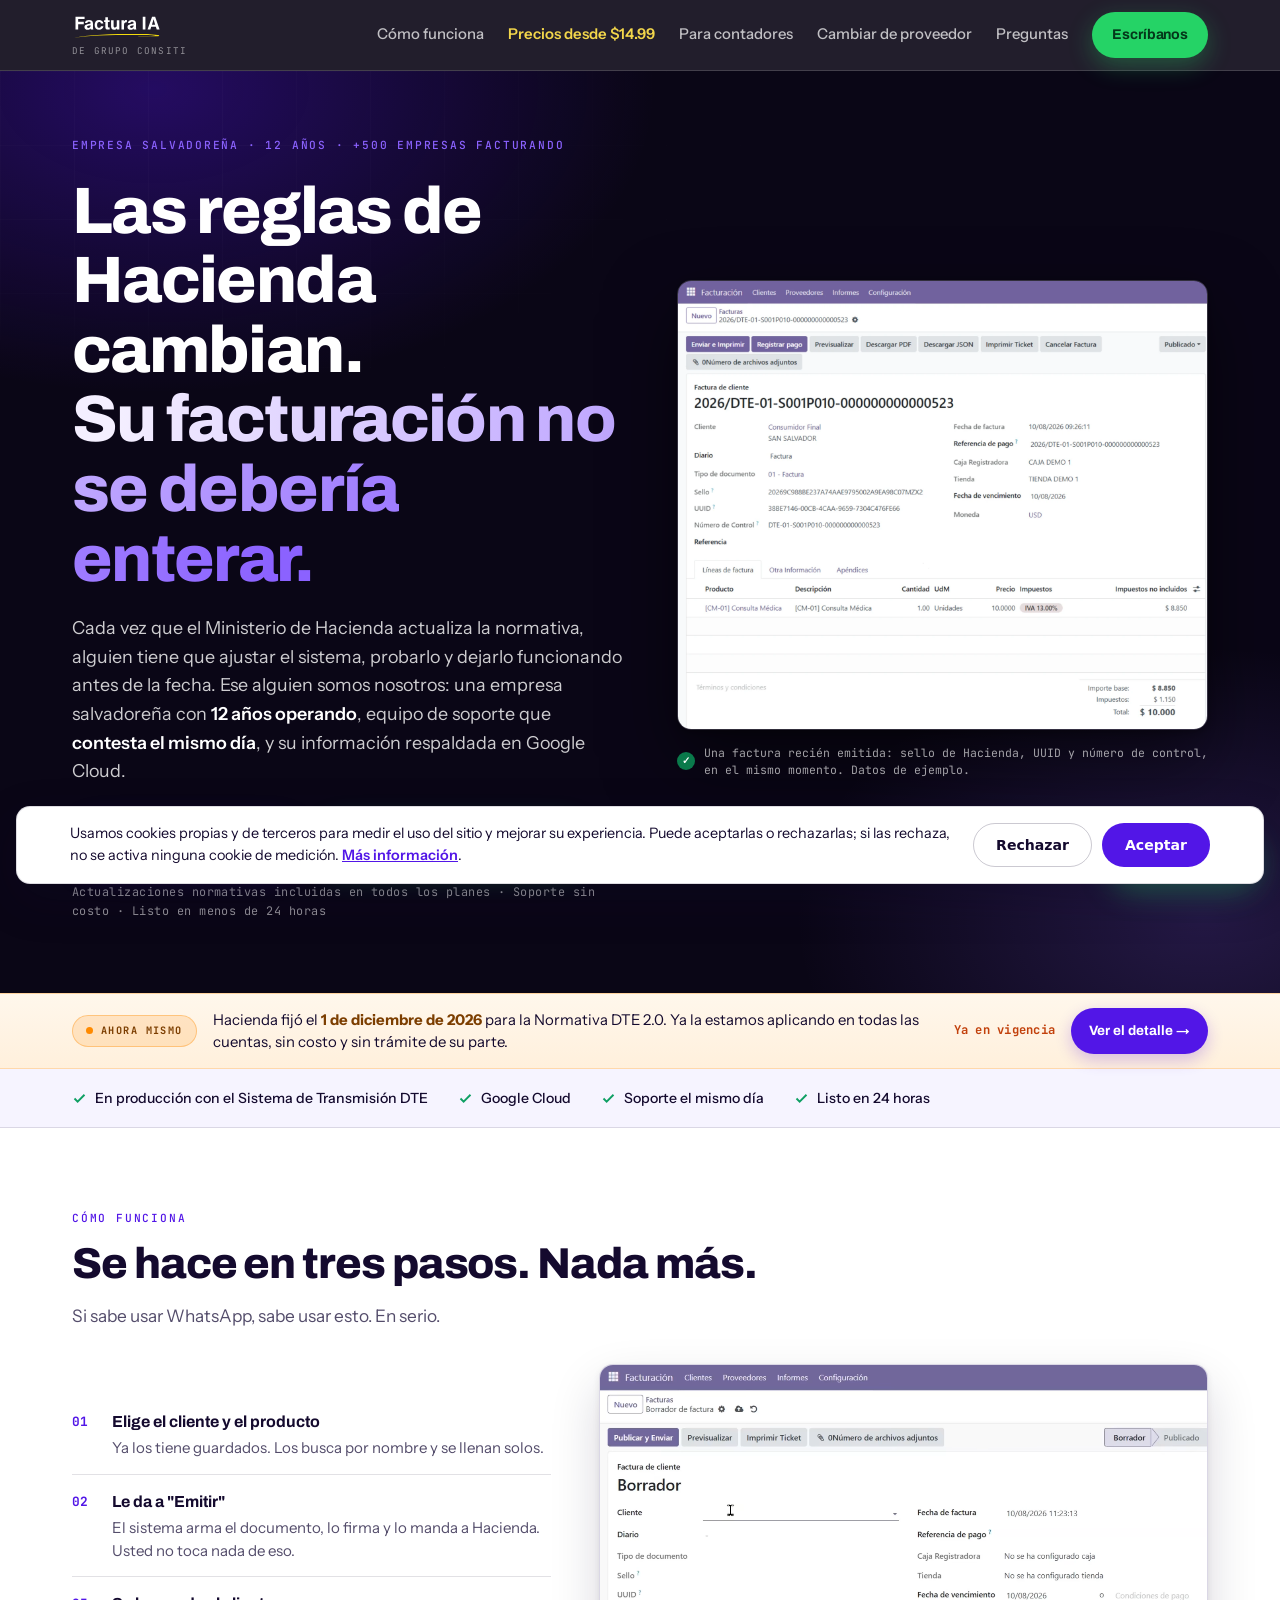
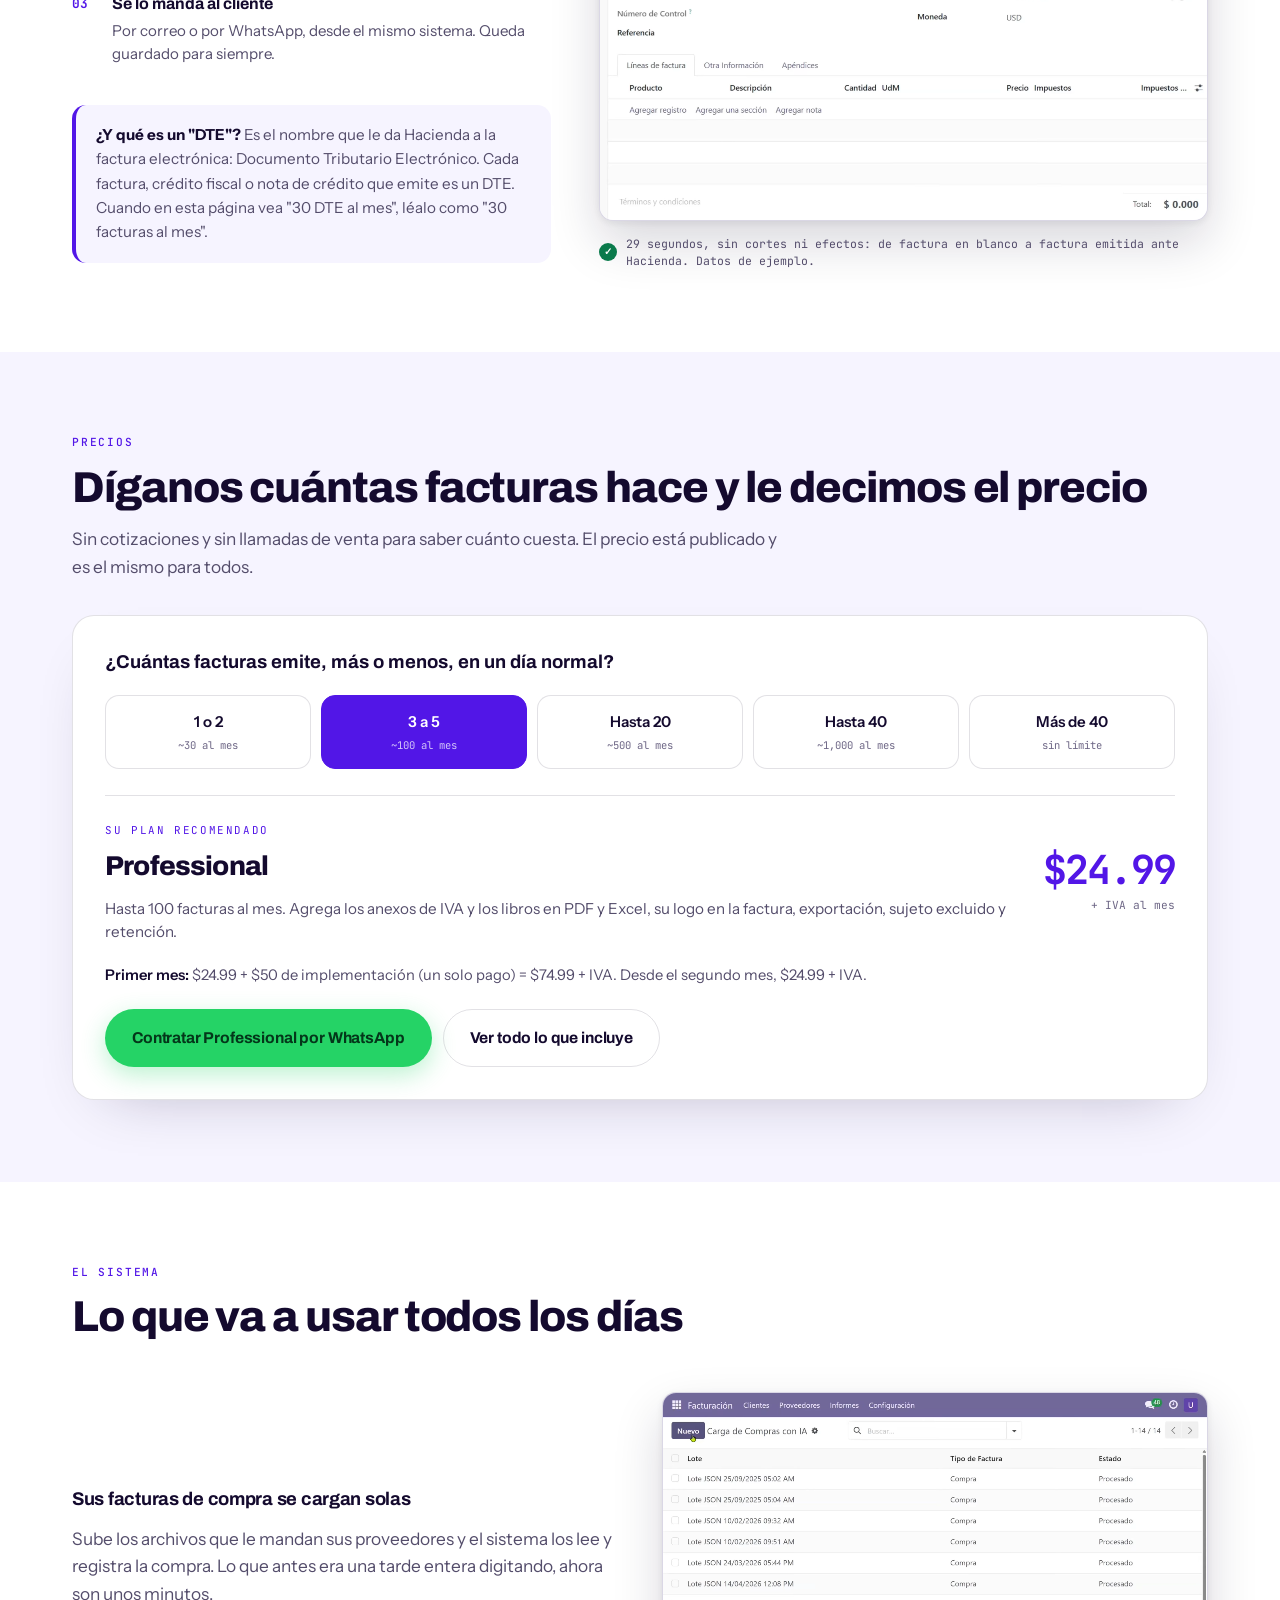
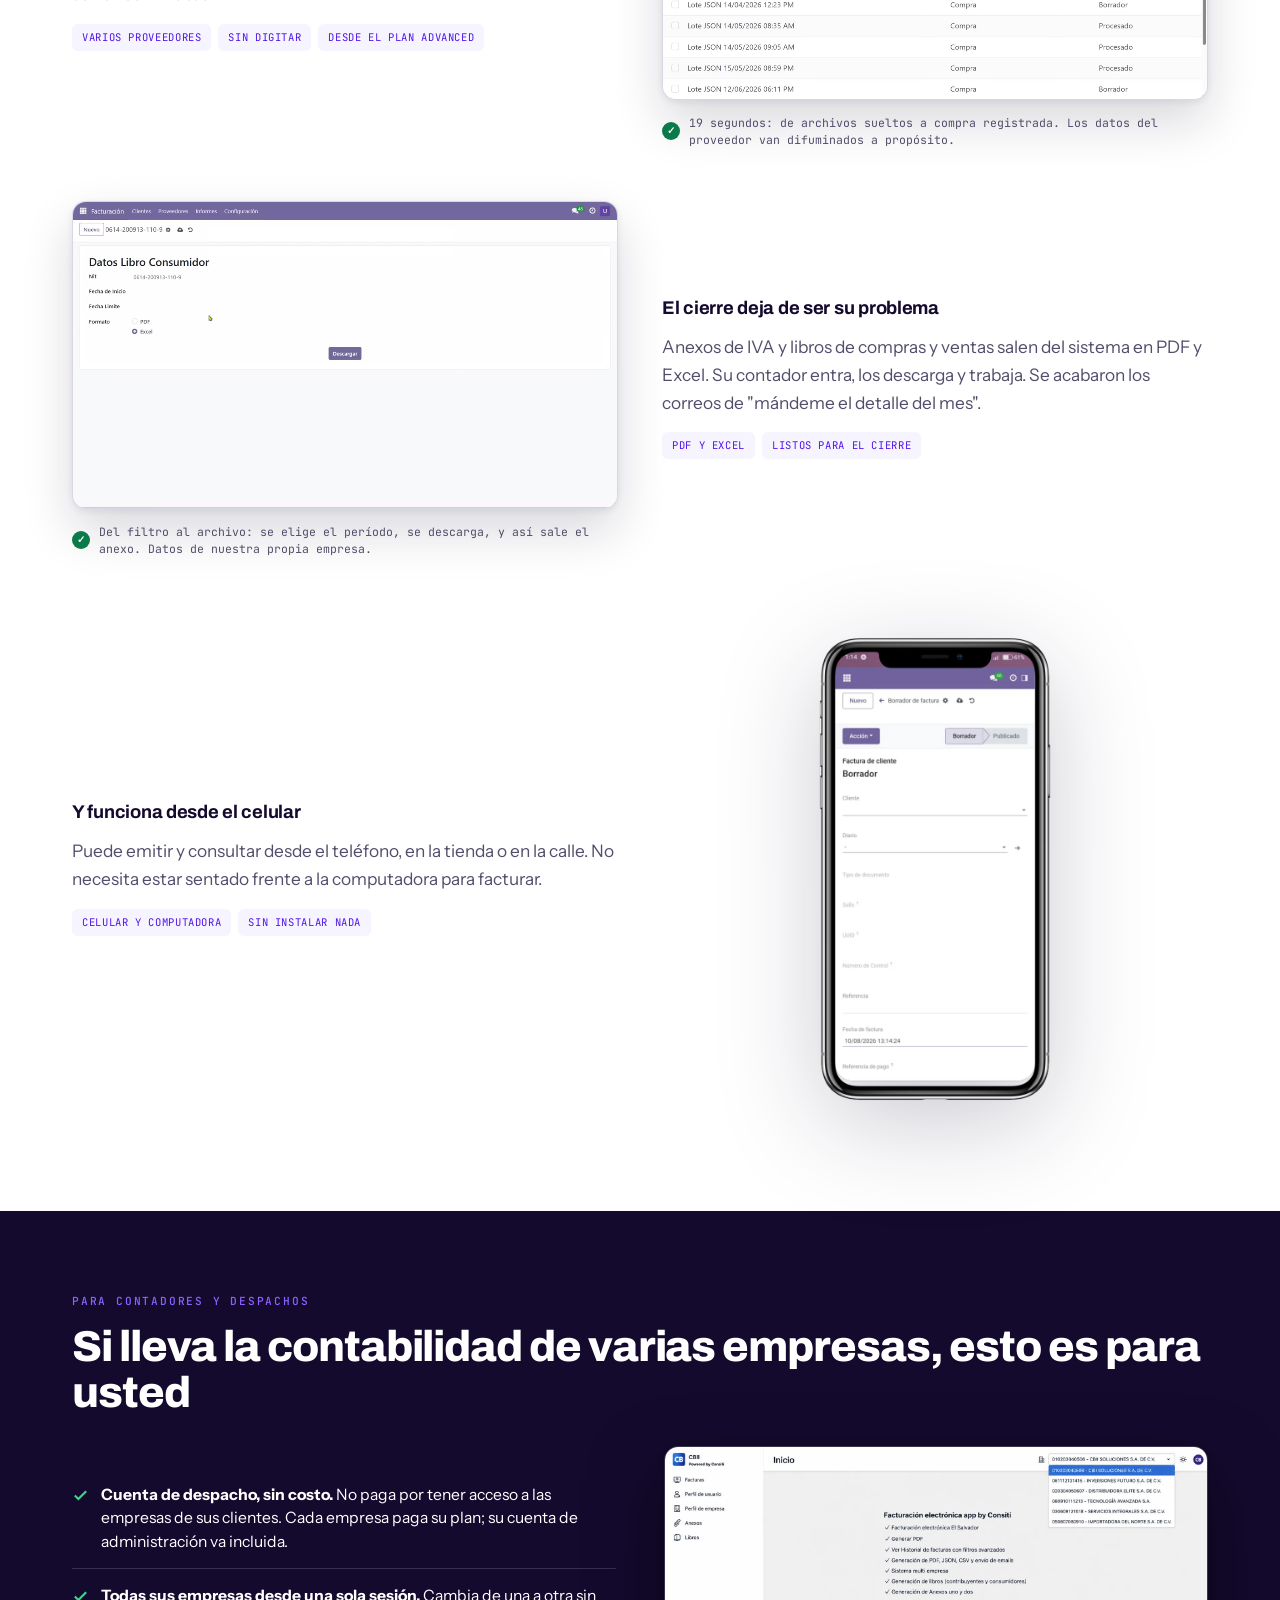
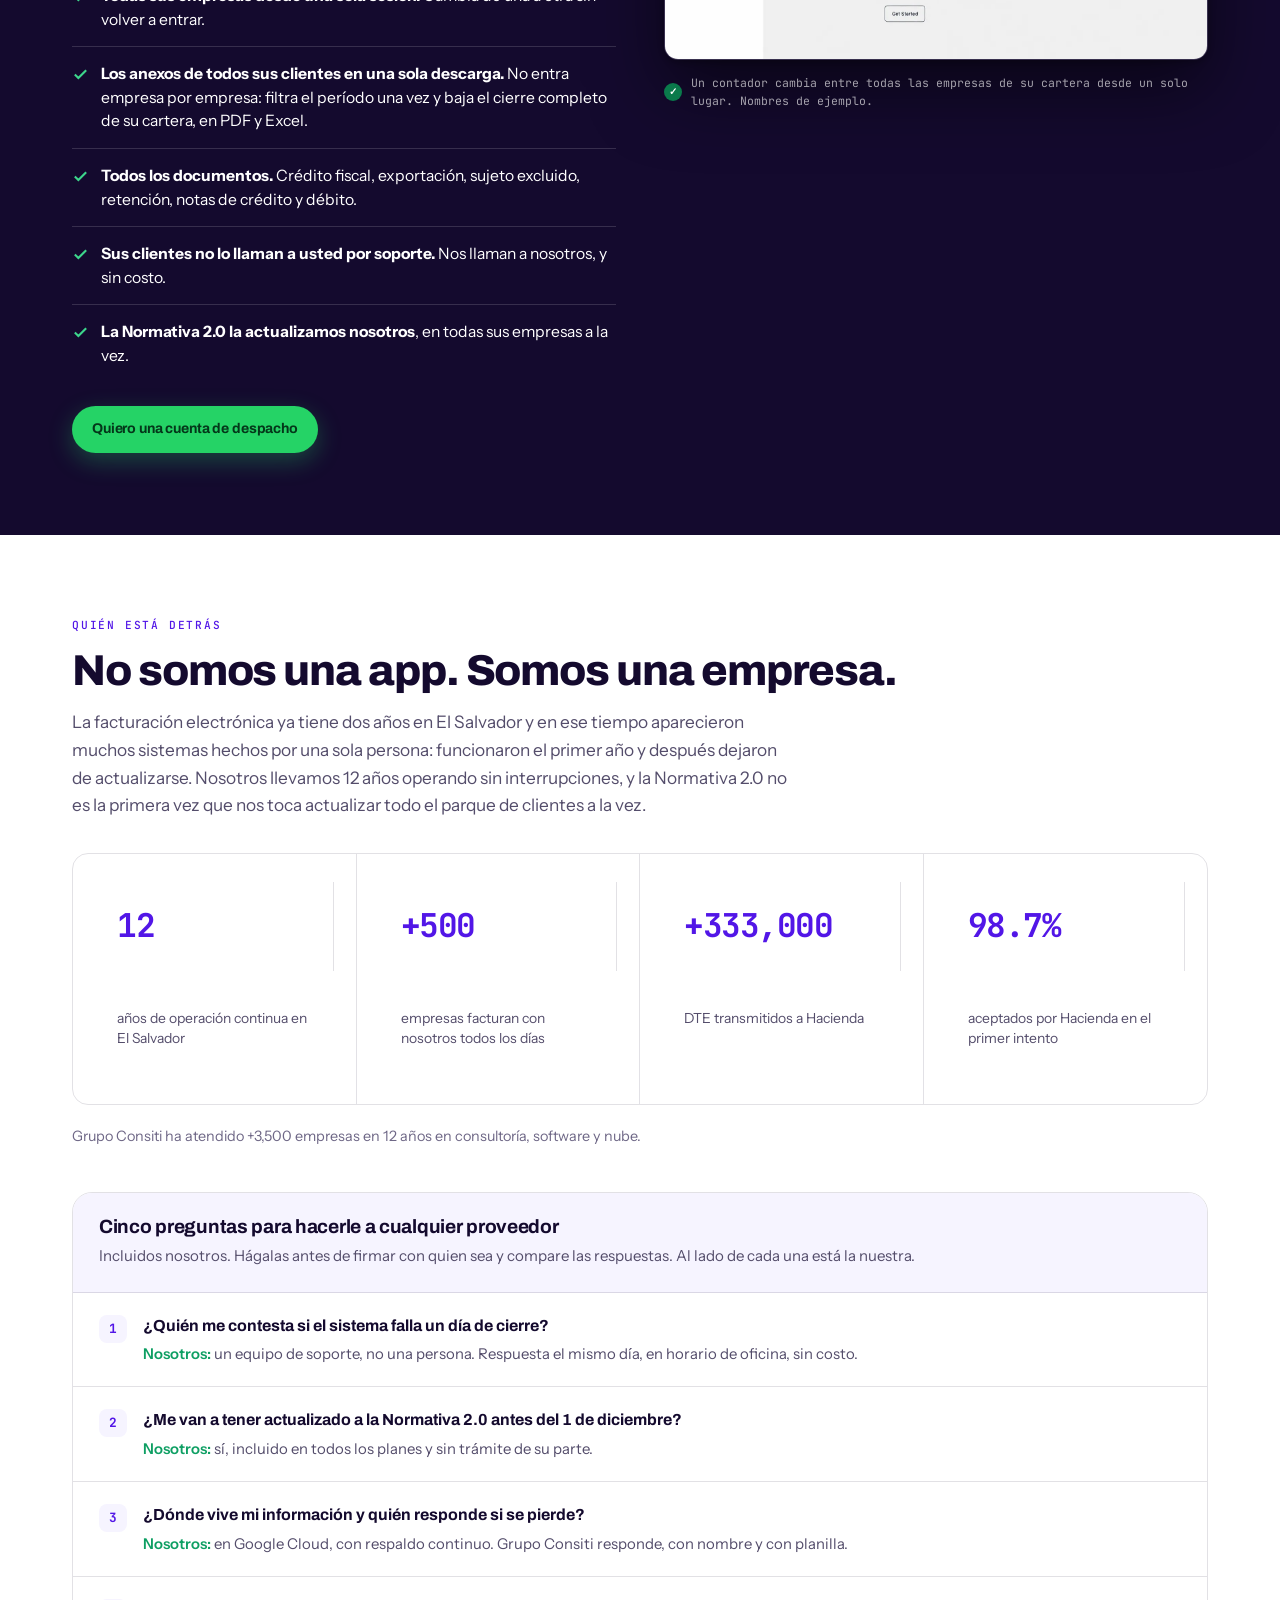
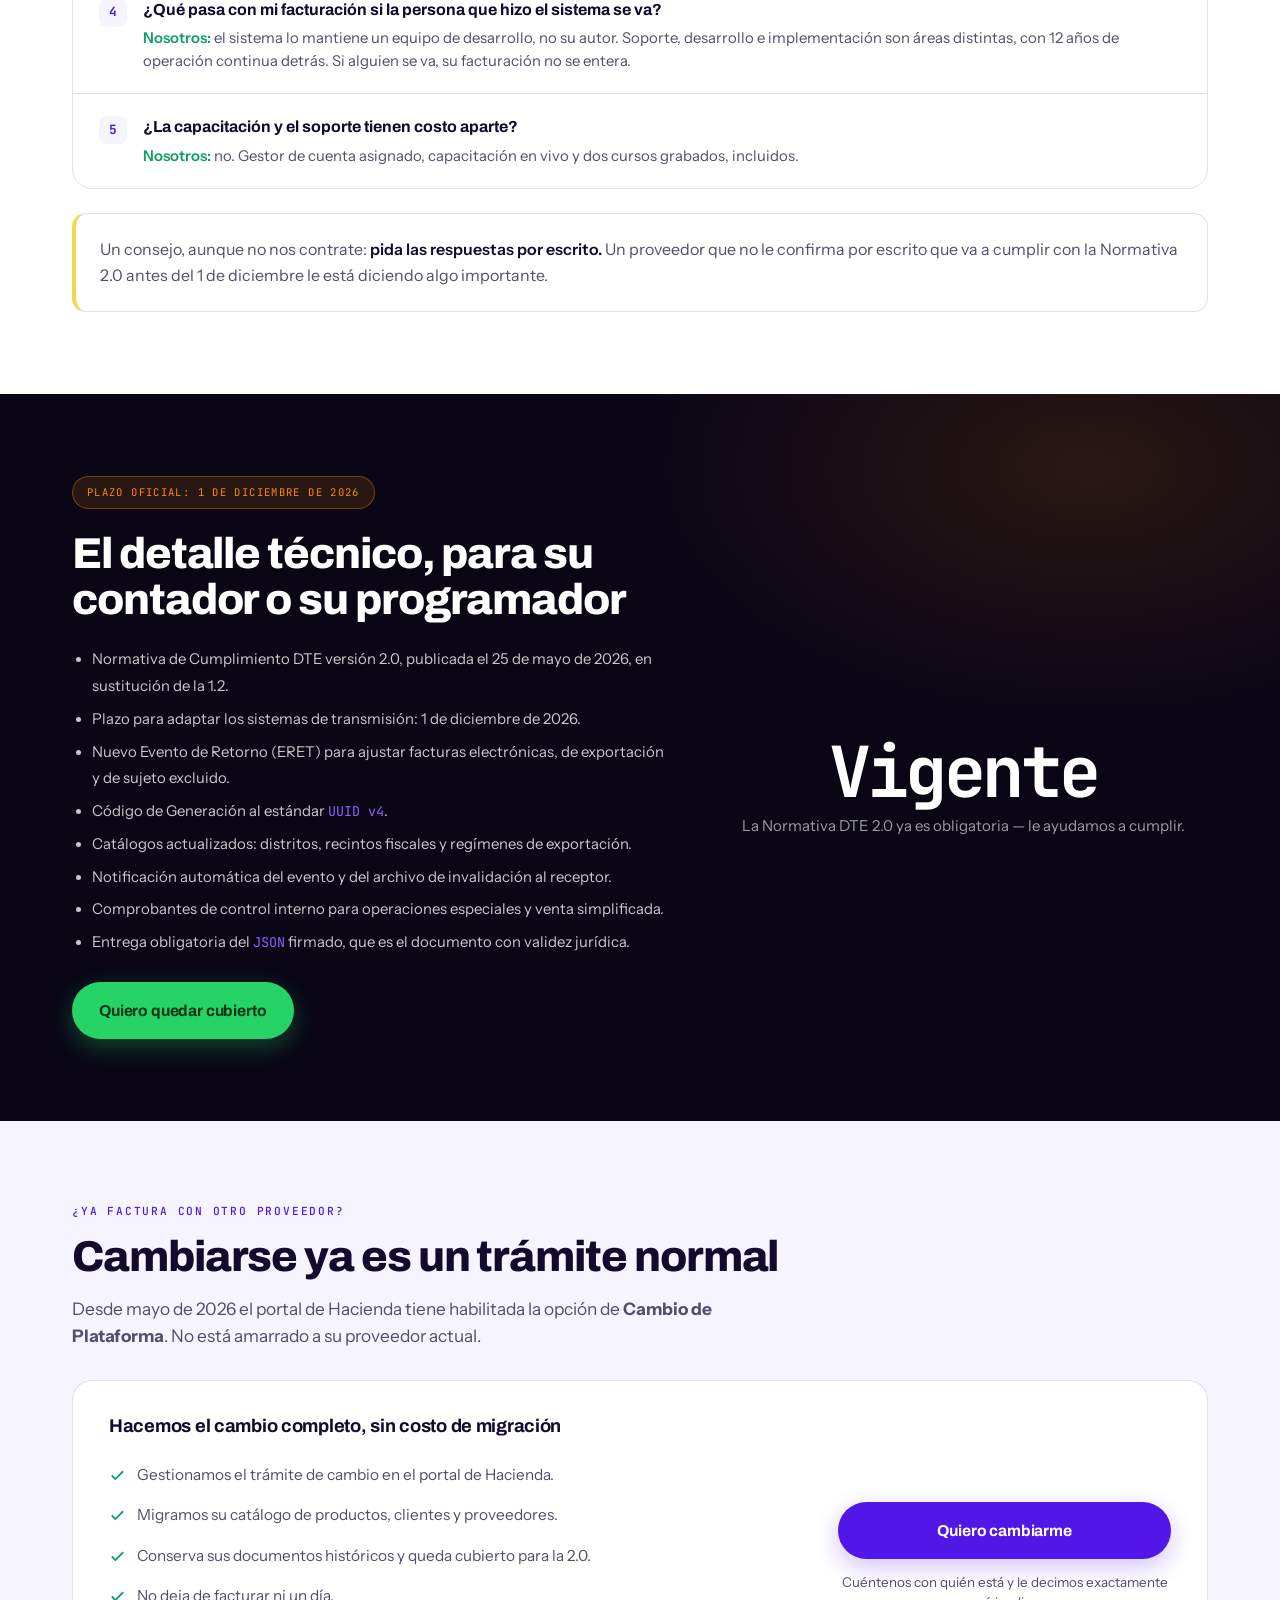
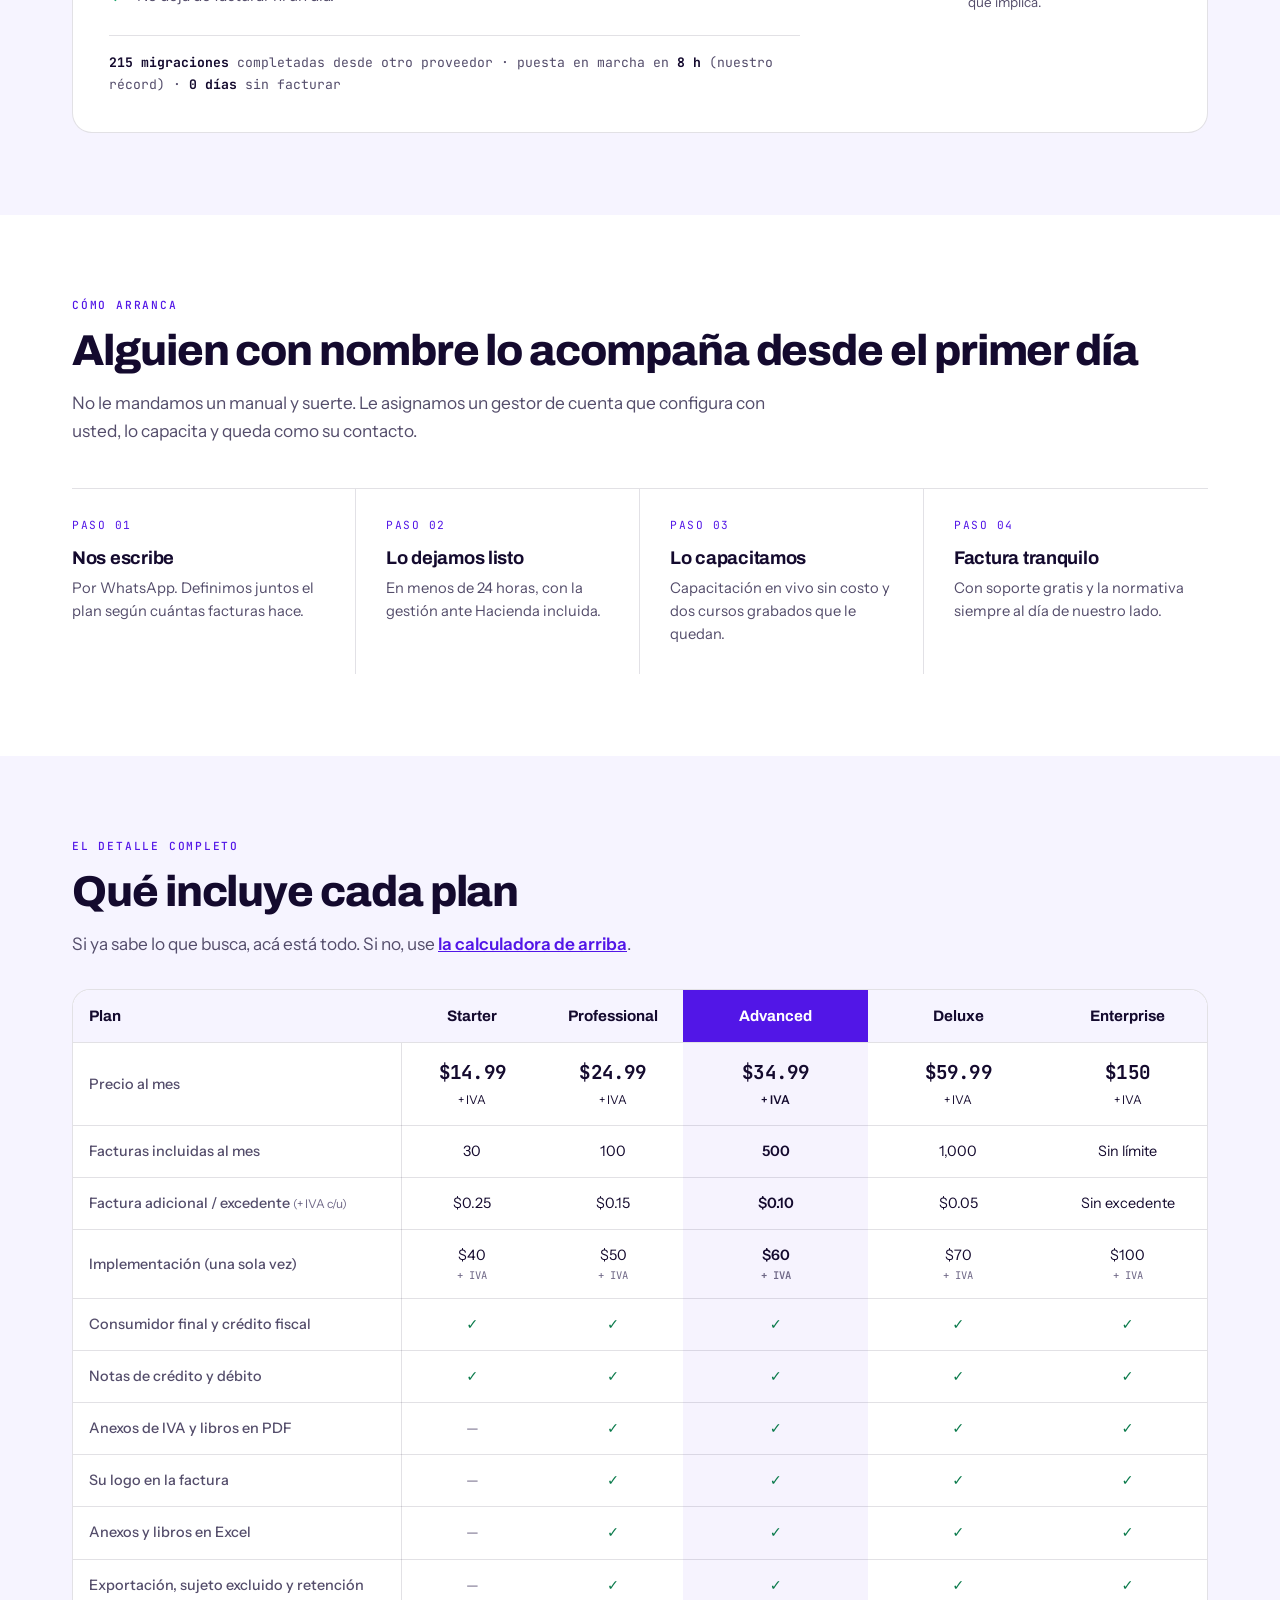
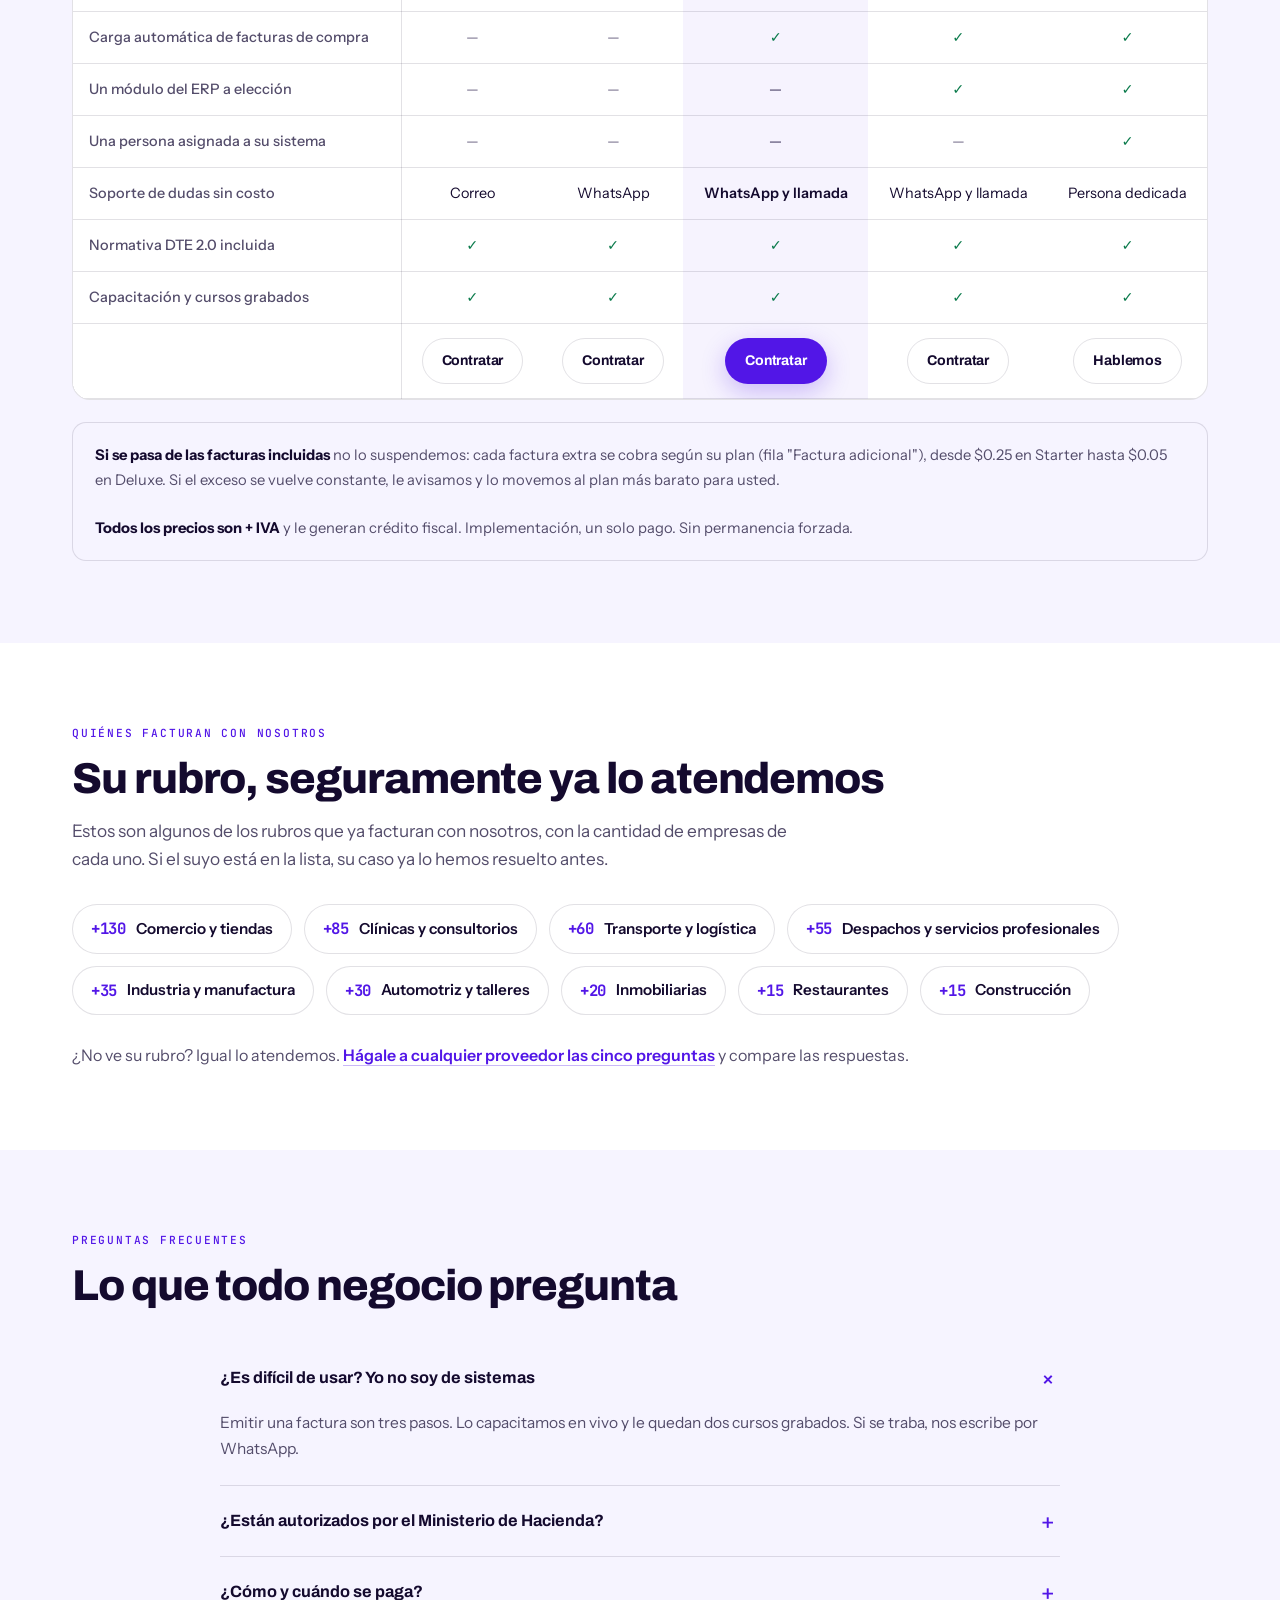
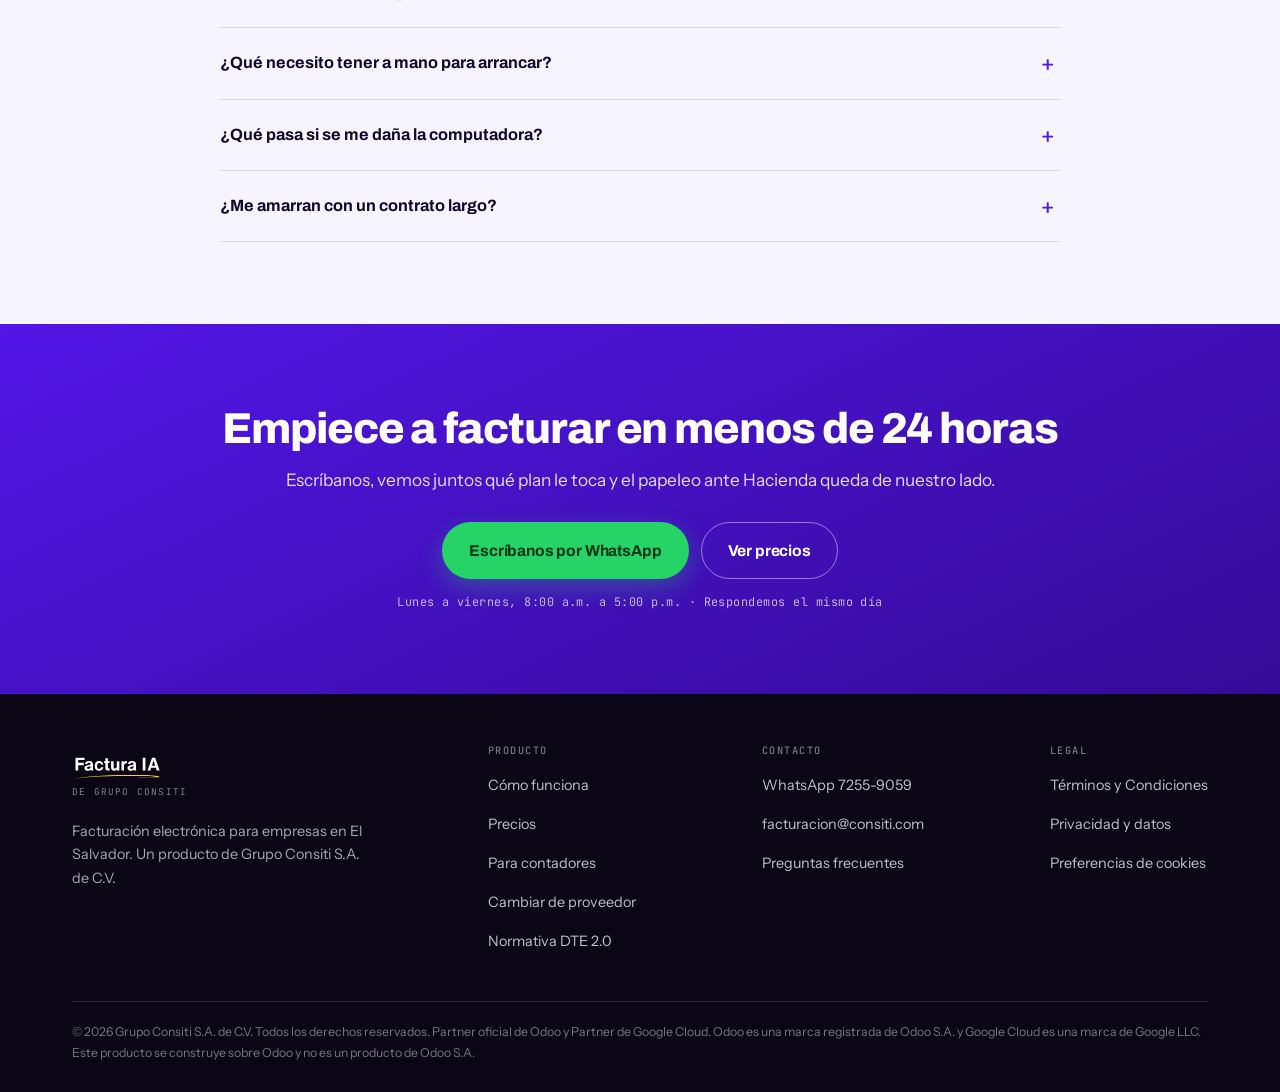
<file: index.html>
<!DOCTYPE html>
<html lang="es-SV">
<head>
<meta charset="UTF-8">
<meta name="viewport" content="width=device-width, initial-scale=1">
<title>Facturación Electrónica DTE El Salvador · desde $14.99 al mes · Grupo Consiti</title>
<meta name="description" content="Facturación electrónica DTE en El Salvador desde $14.99 al mes. Fácil de usar, soporte que contesta el mismo día y una empresa de 12 años detrás. Actualización a la Normativa DTE 2.0 incluida antes del 1 de diciembre de 2026.">
<!-- canonical PENDIENTE: dominio por validar con Duvan Rondo -->

<meta name="theme-color" content="#0A0616">
<meta property="og:type" content="website">
<meta property="og:locale" content="es_SV">
<meta property="og:title" content="Facturación Electrónica DTE El Salvador · desde $14.99 al mes">
<meta property="og:description" content="Las reglas de Hacienda cambian; su facturación no se debería enterar. Una empresa salvadoreña con 12 años y soporte que contesta el mismo día.">
<!-- og:url PENDIENTE: dominio por validar con Duvan Rondo -->
<!-- ASSET: og:image 1200x630 -->
<meta property="og:image" content="/assets/og-facturaia.jpg">
<meta name="twitter:card" content="summary_large_image">

<link rel="icon" href="/assets/favicon.svg" type="image/svg+xml">

<!-- ============================================================
     ANALITICA CON CONSENTIMIENTO PREVIO
     El Meta Pixel y GA4 ya NO se cargan al entrar. Los carga
     assets/consent.js SOLO si la persona acepta las cookies, para
     cumplir con el consentimiento previo (aviso de privacidad, §5).

     - Pixel de Meta: el ID va en CONSENT_CFG.pixelId.
     - GA4: pegar el Measurement ID (G-XXXXXXXXXX) en GA4_ID; vacio = no carga.
       Se saca en GA4 -> Administrar -> Flujos de datos -> (el flujo web).
     - CAPI (server-side): el token vive en variables de entorno de Vercel;
       ademas sendCAPI (al final del documento) no envia sin consentimiento.
     El Measurement ID no es secreto; el token de CAPI si, y nunca va en el repo.
     ============================================================ -->
<script>
  var GA4_ID = "G-BTME51TFEN";     /* Measurement ID de GA4 · propiedad "Factura IA" */
  window.GA4_ID = GA4_ID;
  window.CONSENT_CFG = { pixelId: "2238963863532324", ga4Id: GA4_ID };
  window.dataLayer = window.dataLayer || [];

  /* Un solo punto de entrada para eventos GA4. No dispara sin consentimiento,
     sin Measurement ID, ni sin la librería cargada. El dataLayer.push se
     mantiene por si algún día entra un contenedor de GTM. */
  function trackGA(evento, params){
    try{ if (window.__consentGranted && window.gtag && GA4_ID) window.gtag("event", evento, params || {}); }catch(e){}
  }
</script>
<script src="assets/consent.js" defer></script>

<link rel="preconnect" href="https://fonts.googleapis.com">
<link rel="preconnect" href="https://fonts.gstatic.com" crossorigin>
<link href="https://fonts.googleapis.com/css2?family=Archivo:wght@500;600;700;800&family=Instrument+Sans:wght@400;500;600&family=JetBrains+Mono:wght@400;500;700&display=swap" rel="stylesheet">

<style>
:root{
  --violeta:#5216E7;
  --violeta-hi:#8B62FF;
  --tinta:#140A2E;
  --nube:#F6F4FF;
  --papel:#FFFFFF;
  --noche:#0A0616;
  --sello:#0E9F63;
  --alerta:#C2410C;
  --alerta-vivo:#FF8A00;
  --amarillo:#F2D64B;
  --gris:#544D6B;          /* oscurecido para lectura en celular a plena luz */
  --gris-2:#6E6786;
  --linea:rgba(20,10,46,.12);
  --linea-osc:rgba(255,255,255,.15);
  --wa:#25D366;
  --display:'Archivo',system-ui,sans-serif;
  --texto:'Instrument Sans',system-ui,sans-serif;
  --mono:'JetBrains Mono',ui-monospace,monospace;
  --max:1180px;
}
*{box-sizing:border-box}
html{scroll-behavior:smooth;scroll-padding-top:78px}
body{margin:0;background:var(--papel);color:var(--tinta);font-family:var(--texto);font-size:17px;line-height:1.6;-webkit-font-smoothing:antialiased}
img,video{max-width:100%;display:block}
a{color:inherit}
h1,h2,h3,h4{font-family:var(--display);margin:0;line-height:1.06;letter-spacing:-.025em;font-weight:800}
h1{font-size:clamp(2.3rem,5.4vw,4.1rem)}
h2{font-size:clamp(1.8rem,3.8vw,2.7rem)}
h3{font-size:1.15rem;letter-spacing:-.015em;font-weight:700}
p{margin:0}
.wrap{max-width:var(--max);margin:0 auto;padding:0 22px}
section{padding:82px 0}
@media(max-width:700px){section{padding:58px 0}}
.eyebrow{font-family:var(--mono);font-size:.7rem;font-weight:500;text-transform:uppercase;letter-spacing:.16em;color:var(--violeta);margin-bottom:13px;display:block}
.dark .eyebrow{color:var(--violeta-hi)}
.lede{color:var(--gris);font-size:1.08rem;max-width:60ch;margin-top:15px}
.dark{background:var(--tinta);color:#fff}
.dark .lede{color:rgba(255,255,255,.78)}
.center{text-align:center}
.center .lede{margin-left:auto;margin-right:auto}

/* Los estilos .asset (recuadros naranja de placeholder para el disenador) se
   retiraron: los 9 assets del brief ya estan entregados, incluido el 06
   (selector multi-empresa, assets/multiempresa.webp). */
/* .rev marca datos sin confirmar (fondo naranja). Todas las cifras del
   rediseno v2 ya son reales, asi que hoy no se usa; se conserva la regla
   por si vuelve a aparecer un dato por confirmar. */
.rev{background:rgba(255,138,0,.16);border-bottom:2px dashed var(--alerta-vivo);padding:0 4px;border-radius:3px;font-style:normal}
.dark .rev{background:rgba(255,138,0,.2);color:#fff}

/* ============ BOTONES ============ */
.btn{display:inline-flex;align-items:center;justify-content:center;gap:9px;font-family:var(--display);font-weight:700;font-size:.98rem;letter-spacing:-.01em;padding:15px 26px;border-radius:999px;border:1.5px solid transparent;text-decoration:none;cursor:pointer;transition:transform .15s,box-shadow .15s,background .15s}
.btn:active{transform:translateY(1px)}
.btn-wa{background:var(--wa);color:#04371A;box-shadow:0 8px 24px rgba(37,211,102,.3)}
.btn-v{background:var(--violeta);color:#fff;box-shadow:0 8px 24px rgba(82,22,231,.26)}
.btn-v:hover{background:#4712C7}
.btn-ghost{background:transparent;color:var(--tinta);border-color:var(--linea)}
.btn-ghost:hover{border-color:var(--violeta);color:var(--violeta)}
.dark .btn-ghost{color:#fff;border-color:var(--linea-osc)}
.btn-sm{padding:11px 19px;font-size:.88rem}
a:focus-visible,button:focus-visible,input:focus-visible,select:focus-visible,summary:focus-visible{outline:3px solid var(--violeta-hi);outline-offset:3px;border-radius:6px}
.horario{font-family:var(--mono);font-size:.74rem;letter-spacing:.04em;color:var(--gris-2);margin-top:14px}
.dark .horario{color:rgba(255,255,255,.55)}

/* ============ NAV con menú móvil ============ */
header.nav{position:sticky;top:0;z-index:70;background:rgba(10,6,22,.9);backdrop-filter:blur(14px);border-bottom:1px solid var(--linea-osc)}
.nav-in{display:flex;align-items:center;gap:24px;height:70px}
/* align-items:flex-start es obligatorio: sin el, el align-items:stretch por
   defecto de flex estira el <img> al ancho del contenedor. En la cabecera no
   se notaba porque .mark es un item flex y se encoge al contenido, pero en el
   pie vive dentro de un div de 290px y el logo salia deformado 3.2 veces. */
.mark{display:flex;flex-direction:column;align-items:flex-start;text-decoration:none;line-height:1}
.mark b{font-family:var(--display);font-weight:800;font-size:1.2rem;letter-spacing:-.03em;color:#fff}
.mark b i{font-style:normal;color:var(--violeta-hi)}
.mark span{font-family:var(--mono);font-size:.58rem;letter-spacing:.13em;text-transform:uppercase;color:rgba(255,255,255,.5);margin-top:4px}
.mark-logo{height:30px;width:auto;display:block}
@media(max-width:600px){.mark-logo{height:26px}}
.nav-links{display:flex;gap:24px;margin-left:auto;font-size:.93rem;font-weight:500}
.nav-links a{text-decoration:none;color:rgba(255,255,255,.72);padding:10px 0}
.nav-links a:hover{color:#fff}
.nav-links a.precio-nav{color:var(--amarillo);font-weight:600}
.burger{display:none;margin-left:auto;background:transparent;border:1px solid var(--linea-osc);border-radius:10px;padding:9px 11px;cursor:pointer}
.burger svg{display:block;color:#fff}
.drawer{display:none;background:var(--noche);border-bottom:1px solid var(--linea-osc);padding:8px 22px 20px}
.drawer.abierto{display:block}
.drawer a{display:block;padding:14px 0;color:rgba(255,255,255,.85);text-decoration:none;font-weight:500;border-bottom:1px solid var(--linea-osc)}
.drawer .btn{width:100%;margin-top:18px}
@media(max-width:940px){
  .nav-links{display:none}
  .burger{display:block}
  .nav-in .btn{display:none}
}

/* ============ HERO ============ */
.hero{position:relative;overflow:hidden;background:var(--noche);color:#fff;padding:66px 0 72px}
.hero:before{content:"";position:absolute;inset:0;pointer-events:none;background:radial-gradient(760px 460px at 12% 2%,rgba(82,22,231,.36),transparent 66%),radial-gradient(600px 400px at 94% 92%,rgba(139,98,255,.2),transparent 68%)}
.hero:after{content:"";position:absolute;inset:0;pointer-events:none;opacity:.45;background-image:linear-gradient(rgba(255,255,255,.05) 1px,transparent 1px),linear-gradient(90deg,rgba(255,255,255,.05) 1px,transparent 1px);background-size:74px 74px;mask-image:radial-gradient(880px 500px at 18% 8%,#000,transparent 72%);-webkit-mask-image:radial-gradient(880px 500px at 18% 8%,#000,transparent 72%);transform:translateY(var(--py,0));will-change:transform}
.hero .wrap{position:relative;z-index:2}
/* El hero tiene fondo oscuro pero NO la clase .dark, asi que .btn-ghost se
   quedaba con color:var(--tinta) — casi negro sobre casi negro. El boton
   solo aparecia al pasar el mouse, cuando el :hover lo pinta de morado.
   Mismo remedio que ya usaba .cierre. */
.hero .btn-ghost{color:#fff;border-color:rgba(255,255,255,.45)}
.hero .btn-ghost:hover{color:#fff;border-color:#fff;background:rgba(255,255,255,.08)}
.hero-grid{display:grid;grid-template-columns:1.02fr .98fr;gap:52px;align-items:center}
@media(max-width:1000px){.hero-grid{grid-template-columns:1fr;gap:36px}}
/* .social / .avatares / .social-txt se retiraron con el rediseno v2 del hero:
   la prueba social ("+500 empresas") ahora vive en el eyebrow. */
.hero h1{margin-top:22px}
.grad{background:linear-gradient(94deg,#F4EFFF 4%,#C0A8FF 48%,#8B62FF 96%);-webkit-background-clip:text;background-clip:text;color:transparent}
/* trazo amarillo (firma de marca) que se dibuja solo al cargar */
.draw{position:relative;white-space:nowrap}
.draw::after{
  content:"";position:absolute;left:-1.5%;right:-3.5%;bottom:-.30em;height:.42em;
  background:url('assets/firma.png') center/100% 100% no-repeat;
  transform:scaleX(0);transform-origin:left center;
  animation:draw .85s cubic-bezier(.22,1,.36,1) .5s forwards;
}
@keyframes draw{to{transform:scaleX(1)}}
.hero-sub{color:rgba(255,255,255,.8);font-size:1.12rem;max-width:50ch;margin-top:20px}
.hero-sub b{color:#fff;font-weight:600}
/* .precio-ancla y .plazo-hero se retiraron con el rediseno v2: el precio paso
   al CTA "Ver planes desde $14.99" y el plazo a la franja de campana. */
.hero-cta{display:flex;flex-wrap:wrap;gap:12px;margin-top:26px}

/* ============ CAPTURA DE PRODUCTO ============ */
.shot{margin:0}
.shot img{
  width:100%;height:auto;border-radius:14px;
  border:1px solid rgba(255,255,255,.16);
  box-shadow:0 30px 70px rgba(0,0,0,.5),0 2px 8px rgba(0,0,0,.3);
}
.shot figcaption{
  display:flex;align-items:center;gap:9px;margin-top:14px;
  font-family:var(--mono);font-size:.72rem;line-height:1.5;color:rgba(255,255,255,.62)
}
.shot figcaption .ok{
  /* verde mas oscuro que var(--sello): el ✓ blanco sobre el verde de marca
     daba 3.41:1. Mismo criterio que los simbolos de la tabla de planes. */
  flex:none;width:18px;height:18px;border-radius:50%;background:#0A7A4B;
  display:inline-flex;align-items:center;justify-content:center;color:#fff;font-size:.6rem;font-weight:700
}
@media(max-width:1000px){.shot img{border-radius:12px;box-shadow:0 18px 40px rgba(0,0,0,.45)}}

/* ============ DEMO EN VIDEO ============ */
/* OJO: no usar .demo aca. Esa clase ya existe mas abajo como insignia
   naranja de "Vista de ejemplo" y, por estar despues, gana la cascada. */
.demo-video{margin:0}
/* sin aspect-ratio fijo: el navegador lo deduce de width/height de cada <video>,
   asi conviven el de emision (4:3) y el de compras (16:9) sin barras */
.demo-video video{
  width:100%;height:auto;border-radius:14px;
  background:var(--nube);border:1px solid var(--linea);
  box-shadow:0 22px 50px rgba(20,10,46,.16),0 2px 8px rgba(20,10,46,.08);
}
.demo-video figcaption{
  display:flex;align-items:center;gap:9px;margin-top:14px;
  font-family:var(--mono);font-size:.72rem;line-height:1.5;color:var(--gris)
}
.demo-video figcaption .ok{
  /* verde mas oscuro que var(--sello): el ✓ blanco sobre el verde de marca
     daba 3.41:1. Mismo criterio que los simbolos de la tabla de planes. */
  flex:none;width:18px;height:18px;border-radius:50%;background:#0A7A4B;
  display:inline-flex;align-items:center;justify-content:center;color:#fff;font-size:.6rem;font-weight:700
}
.dark .demo-video video{border-color:var(--linea-osc);box-shadow:0 30px 70px rgba(0,0,0,.5),0 2px 8px rgba(0,0,0,.3)}
.dark .demo-video figcaption{color:rgba(255,255,255,.62)}
@media(max-width:1000px){.demo-video video{border-radius:12px;box-shadow:0 18px 40px rgba(20,10,46,.14)}}

/* ============ MOCKUP MOVIL ============ */
/* el PNG es 9:16 con fondo transparente: se limita por alto, no por ancho,
   o en una columna de 546px saldria un telefono de casi 1000px de alto */
.movil{margin:0;display:flex;justify-content:center;align-items:center}
.movil img{
  width:auto;height:auto;max-height:520px;max-width:100%;
  filter:drop-shadow(0 26px 50px rgba(20,10,46,.22));
}
.dark .movil img{filter:drop-shadow(0 30px 60px rgba(0,0,0,.55))}
@media(max-width:1000px){.movil img{max-height:430px}}

/* ============ FRANJA DE CAMPANA (caduca dic 2026) ============ */
.campana{background:linear-gradient(180deg,#FFF7EC,#FFF0DC);border-top:1px solid rgba(255,138,0,.28);border-bottom:1px solid rgba(255,138,0,.28)}
.campana-in{display:flex;flex-wrap:wrap;align-items:center;gap:12px 16px;padding:14px 22px}
.campana .ahora{flex:none;display:inline-flex;align-items:center;gap:8px;font-family:var(--mono);font-size:.64rem;font-weight:700;letter-spacing:.14em;text-transform:uppercase;color:#7C3E00;background:rgba(255,138,0,.16);border:1px solid rgba(255,138,0,.36);padding:7px 13px;border-radius:999px}
.campana .ahora .dot{width:7px;height:7px;border-radius:50%;background:var(--alerta-vivo);box-shadow:0 0 0 0 rgba(255,138,0,.5);animation:pulso 2.2s ease-out infinite}
@keyframes pulso{0%{box-shadow:0 0 0 0 rgba(255,138,0,.5)}70%{box-shadow:0 0 0 8px rgba(255,138,0,0)}100%{box-shadow:0 0 0 0 rgba(255,138,0,0)}}
.campana p{flex:1 1 300px;margin:0;font-size:.93rem;line-height:1.5;color:var(--tinta)}
.campana p b{color:#7C3E00;font-weight:700}
.campana .dias{flex:none;font-family:var(--mono);font-weight:700;font-size:.76rem;color:var(--alerta);letter-spacing:.02em;white-space:nowrap}
.campana .ver{flex:none;display:inline-flex;align-items:center;gap:6px;background:var(--violeta);color:#fff;font-family:var(--display);font-weight:700;font-size:.85rem;padding:12px 18px;border-radius:999px;text-decoration:none;white-space:nowrap;box-shadow:0 6px 16px rgba(82,22,231,.24);transition:transform .15s,background .15s,box-shadow .15s}
.campana .ver:hover{background:#4712C7;transform:translateY(-1px);box-shadow:0 8px 20px rgba(82,22,231,.3)}
/* Movil: orden legible pill+dias / mensaje / boton (antes el contador colgaba
   despues del boton). Y mas compacto para no comerse la pantalla. */
@media(max-width:640px){
  .campana-in{gap:10px 12px}
  .campana .ahora{order:0}
  .campana .dias{order:1}
  .campana p{order:2}
  .campana .ver{order:3;width:100%;justify-content:center}
}

/* ============ FRANJA ============ */
.franja{border-bottom:1px solid var(--linea);background:var(--nube)}
.franja-in{display:flex;flex-wrap:wrap;align-items:center;gap:14px 30px;padding:18px 22px}
.franja-in span{display:inline-flex;align-items:center;gap:8px;font-size:.88rem;font-weight:500;color:var(--tinta)}
.franja-in svg{flex:0 0 15px;width:15px;height:15px;color:var(--sello)}

/* ============ QUÉ ES ============ */
.queEs-grid{display:grid;grid-template-columns:.88fr 1.12fr;gap:48px;align-items:center}
@media(max-width:920px){.queEs-grid{grid-template-columns:1fr;gap:32px}}
.simple{list-style:none;padding:0;margin:24px 0 0}
.simple li{display:flex;gap:14px;padding:14px 0;border-bottom:1px solid var(--linea)}
.simple li:last-child{border-bottom:none}
.simple .n{font-family:var(--mono);font-weight:700;font-size:.8rem;color:var(--violeta);flex:0 0 26px;padding-top:3px}
.simple b{font-family:var(--display);font-size:1rem;display:block}
.simple p{font-size:.94rem;color:var(--gris);margin-top:3px;line-height:1.5}
.glosario{margin-top:26px;padding:18px 20px;border-radius:14px;background:var(--nube);border-left:4px solid var(--violeta);font-size:.95rem;line-height:1.6;color:var(--gris)}
.glosario b{color:var(--tinta)}

/* ============ CALCULADORA DE PLAN ============ */
.calc{background:var(--nube)}
.calc-box{background:var(--papel);border:1px solid var(--linea);border-radius:22px;padding:32px;margin-top:34px;box-shadow:0 24px 60px -36px rgba(20,10,46,.3)}
@media(max-width:600px){.calc-box{padding:22px}}
.calc-preg{font-family:var(--display);font-weight:700;font-size:1.16rem;margin-bottom:18px}
.opciones{display:grid;grid-template-columns:repeat(5,1fr);gap:10px}
@media(max-width:900px){.opciones{grid-template-columns:1fr 1fr}}
@media(max-width:420px){.opciones{grid-template-columns:1fr}}
.opciones button{
  font-family:var(--texto);font-size:.94rem;font-weight:600;color:var(--tinta);
  background:var(--papel);border:1.5px solid var(--linea);border-radius:14px;
  padding:16px 12px;cursor:pointer;text-align:center;line-height:1.35;transition:all .16s
}
.opciones button small{display:block;font-family:var(--mono);font-size:.66rem;font-weight:400;color:var(--gris-2);margin-top:5px}
.opciones button:hover{border-color:var(--violeta-hi)}
.opciones button.on{background:var(--violeta);border-color:var(--violeta);color:#fff}
.opciones button.on small{color:rgba(255,255,255,.75)}
.resultado{display:none;margin-top:26px;padding-top:26px;border-top:1px solid var(--linea)}
.resultado.ver{display:block;animation:sube .4s ease both}
@keyframes sube{from{opacity:0;transform:translateY(10px)}to{opacity:1;transform:none}}
.res-grid{display:grid;grid-template-columns:1fr auto;gap:26px;align-items:center}
@media(max-width:760px){.res-grid{grid-template-columns:1fr;gap:18px}}
.res-plan{font-family:var(--mono);font-size:.68rem;letter-spacing:.15em;text-transform:uppercase;color:var(--violeta)}
.res-nombre{font-family:var(--display);font-weight:800;font-size:1.7rem;letter-spacing:-.03em;margin-top:6px}
.res-detalle{font-size:.95rem;color:var(--gris);margin-top:8px;line-height:1.55}
.res-precio{text-align:right}
@media(max-width:760px){.res-precio{text-align:left}}
.res-precio .p{font-family:var(--mono);font-weight:700;font-size:2.5rem;letter-spacing:-.05em;line-height:1;color:var(--violeta)}
.res-precio .m{font-family:var(--mono);font-size:.7rem;color:var(--gris-2);margin-top:7px}
.res-primer{margin-top:20px;font-size:.92rem;color:var(--gris);line-height:1.6}
.res-primer b{color:var(--tinta);font-weight:600}
.res-aviso{display:none;margin-top:18px;padding:13px 17px;border-radius:12px;background:rgba(255,138,0,.1);border:1px solid rgba(255,138,0,.34);font-size:.9rem;line-height:1.55;color:var(--tinta)}
.res-aviso.ver{display:block}
.res-aviso b{color:var(--alerta);font-weight:700}
.res-cta{display:flex;flex-wrap:wrap;gap:11px;margin-top:22px}

/* ============ PRODUCTO ============ */
.prod-fila{display:grid;grid-template-columns:1fr 1fr;gap:44px;align-items:center;margin-top:52px}
.prod-fila:nth-child(even) .prod-txt{order:2}
@media(max-width:900px){.prod-fila{grid-template-columns:1fr;gap:26px;margin-top:40px}.prod-fila:nth-child(even) .prod-txt{order:0}}
.tags{display:flex;flex-wrap:wrap;gap:7px;margin-top:16px}
.tag{font-family:var(--mono);font-size:.66rem;letter-spacing:.06em;text-transform:uppercase;padding:5px 10px;border-radius:6px;background:var(--nube);color:var(--violeta)}

/* ============ CONTADORES ============ */
.conta{background:var(--tinta);color:#fff}
.conta-grid{display:grid;grid-template-columns:1fr 1fr;gap:48px;align-items:start}
@media(max-width:900px){.conta-grid{grid-template-columns:1fr;gap:32px}}
.conta-list{list-style:none;padding:0;margin:22px 0 0}
.conta-list li{display:flex;gap:12px;padding:15px 0;border-bottom:1px solid var(--linea-osc);font-size:.98rem;line-height:1.5}
.conta-list li:last-child{border-bottom:none}
.conta-list svg{flex:0 0 17px;width:17px;height:17px;margin-top:4px;color:#3DD68C}
/* el bloque .referido se retiro de la pagina: la mecanica del programa
   nunca se definio. Si se recupera, el estilo esta en el historial. */

/* ============ EMPRESA DETRÁS ============ */
.cifras{display:grid;grid-template-columns:repeat(4,1fr);border:1px solid var(--linea);border-radius:16px;overflow:hidden;margin-top:34px}
@media(max-width:760px){.cifras{grid-template-columns:1fr 1fr}}
.cifras div{padding:28px 22px;border-right:1px solid var(--linea)}
.cifras div:last-child{border-right:none}
@media(max-width:760px){.cifras div:nth-child(2n){border-right:none}.cifras div:nth-child(-n+2){border-bottom:1px solid var(--linea)}}
.cifras .n{font-family:var(--mono);font-weight:700;font-size:2.05rem;letter-spacing:-.045em;color:var(--violeta);line-height:1}
.cifras .l{font-size:.87rem;color:var(--gris);margin-top:9px;line-height:1.45}
.preguntas{margin-top:44px;border:1px solid var(--linea);border-radius:20px;overflow:hidden}
.preguntas-cab{padding:24px 26px;background:var(--nube);border-bottom:1px solid var(--linea)}
.preguntas-cab h3{font-size:1.2rem}
.preguntas-cab p{font-size:.94rem;color:var(--gris);margin-top:7px;line-height:1.55}
.preguntas ol{list-style:none;counter-reset:q;padding:0;margin:0}
.preguntas li{counter-increment:q;display:flex;gap:16px;padding:20px 26px;border-bottom:1px solid var(--linea)}
.preguntas li:last-child{border-bottom:none}
.preguntas li:before{content:counter(q);font-family:var(--mono);font-weight:700;font-size:.8rem;color:var(--violeta);background:var(--nube);width:28px;height:28px;border-radius:8px;display:flex;align-items:center;justify-content:center;flex:0 0 28px;margin-top:2px}
.preguntas b{font-family:var(--display);font-size:1rem;display:block;font-weight:700}
.preguntas .resp{font-size:.93rem;color:var(--gris);margin-top:5px;line-height:1.55}
.preguntas .resp em{font-style:normal;color:var(--sello);font-weight:600}
.escrito{margin-top:24px;padding:22px 24px;border-radius:14px;background:var(--papel);border:1px solid var(--linea);border-left:4px solid var(--amarillo);font-size:1rem;line-height:1.65;color:var(--gris)}
.escrito b{color:var(--tinta);font-weight:600}

/* Aquí vivían los estilos del feed "Facturación en vivo": .vivo, .dot,
   .demo, .feed, .dte y sus animaciones. Se retiraron con la sección.
   OJO: la clase se llamaba .demo y por eso chocaba con el bloque del
   video de la demo, que hubo que renombrar a .demo-video. */

/* ============ NORMATIVA ============ */
.norma{background:var(--noche);color:#fff;position:relative;overflow:hidden}
.norma:before{content:"";position:absolute;inset:0;background:radial-gradient(700px 400px at 85% 10%,rgba(255,138,0,.13),transparent 65%);pointer-events:none}
.norma .wrap{position:relative;z-index:2}
.chip{display:inline-flex;align-items:center;gap:8px;padding:7px 14px;border-radius:999px;background:rgba(255,138,0,.13);border:1px solid rgba(255,138,0,.38);font-family:var(--mono);font-size:.66rem;letter-spacing:.13em;text-transform:uppercase;color:var(--alerta-vivo)}
.norma-grid{display:grid;grid-template-columns:1.1fr .9fr;gap:48px;align-items:center;margin-top:22px}
@media(max-width:900px){.norma-grid{grid-template-columns:1fr;gap:32px}}
.reloj{font-family:var(--mono);font-weight:700;font-size:clamp(2.6rem,7vw,4.4rem);letter-spacing:-.05em;line-height:1;color:#fff}
.reloj small{display:block;font-family:var(--texto);font-size:.94rem;font-weight:400;letter-spacing:0;color:rgba(255,255,255,.6);margin-top:10px}
.incluido{margin-top:24px;padding:20px 22px;border-radius:14px;background:rgba(14,159,99,.14);border:1px solid rgba(61,214,140,.34);font-size:.98rem;line-height:1.6;color:rgba(255,255,255,.85)}
.incluido b{color:#3DD68C}
details.tecnico{margin-top:22px;border:1px solid var(--linea-osc);border-radius:14px;background:rgba(255,255,255,.04)}
details.tecnico summary{padding:16px 20px;cursor:pointer;list-style:none;font-family:var(--display);font-weight:700;font-size:.96rem;display:flex;align-items:center;gap:10px}
details.tecnico summary::-webkit-details-marker{display:none}
details.tecnico summary:after{content:"+";margin-left:auto;font-family:var(--mono);font-size:1.3rem;color:var(--violeta-hi);font-weight:400}
details.tecnico[open] summary:after{content:"–"}
details.tecnico .cuerpo{padding:0 20px 20px}
details.tecnico ul{margin:0;padding-left:20px;font-size:.92rem;line-height:1.75;color:rgba(255,255,255,.7)}
details.tecnico code{font-family:var(--mono);font-size:.84rem;color:var(--violeta-hi)}
/* lista tecnica visible (sin el toggle): es prueba de dominio, no un extra */
.tecnico-lista{margin:24px 0 0;padding-left:20px;font-size:.93rem;line-height:1.8;color:rgba(255,255,255,.78)}
.tecnico-lista li{margin:6px 0}
.tecnico-lista code{font-family:var(--mono);font-size:.84rem;color:var(--violeta-hi)}

/* ============ MIGRACIÓN ============ */
.migra{background:var(--nube)}
.migra-card{background:var(--papel);border:1px solid var(--linea);border-radius:20px;padding:36px;display:grid;grid-template-columns:1.35fr .65fr;gap:38px;align-items:center;margin-top:30px}
@media(max-width:860px){.migra-card{grid-template-columns:1fr;gap:24px;padding:26px}}
.pasos-migra{list-style:none;padding:0;margin:18px 0 0;font-size:.96rem}
.pasos-migra li{display:flex;gap:11px;padding:8px 0;color:var(--gris)}
.pasos-migra svg{flex:0 0 17px;width:17px;height:17px;margin-top:4px;color:var(--sello)}
.micro-cifras{margin-top:18px;padding-top:16px;border-top:1px solid var(--linea);font-family:var(--mono);font-size:.82rem;color:var(--gris);line-height:1.7}
.micro-cifras b{color:var(--tinta);font-weight:700}
.pie-cifra{margin-top:20px;font-size:.9rem;color:var(--gris-2);line-height:1.6}

/* ============ PASOS ============ */
.pasos{display:grid;grid-template-columns:repeat(4,1fr);margin-top:44px;border-top:1px solid var(--linea)}
/* Gutters simetricos: cada divisor respira igual a ambos lados. La 1a columna
   alinea con el borde izquierdo de la seccion (sin padding-left) y la ultima
   con el derecho, para mantener el mismo eje vertical que el titulo y la lede. */
.paso{padding:28px 30px;border-right:1px solid var(--linea)}
.paso:first-child{padding-left:0}
.paso:last-child{border-right:none;padding-right:0}
/* 2 columnas: el divisor solo va entre la pareja; filas nuevas llevan borde arriba */
@media(max-width:860px){
  .pasos{grid-template-columns:1fr 1fr}
  .paso{padding:26px 26px}
  .paso:nth-child(2n+1){padding-left:0;border-right:1px solid var(--linea)}
  .paso:nth-child(2n){padding-right:0;border-right:none}
  .paso:nth-child(n+3){border-top:1px solid var(--linea)}
}
/* 1 columna: sin divisores verticales, separacion por borde horizontal */
@media(max-width:520px){
  .pasos{grid-template-columns:1fr}
  .paso{padding:24px 0;border-right:none}
  .paso:nth-child(n+2){border-top:1px solid var(--linea)}
}
.paso .num{font-family:var(--mono);font-size:.7rem;color:var(--violeta);letter-spacing:.14em;margin-bottom:12px}
.paso h3{line-height:1.2}
.paso p{font-size:.92rem;color:var(--gris);margin-top:8px;line-height:1.55}

/* ============ TABLA DE PLANES ============ */
.tabla-wrap{margin-top:32px;border:1px solid var(--linea);border-radius:18px;overflow:auto;background:var(--papel);-webkit-overflow-scrolling:touch}
table{border-collapse:collapse;width:100%;min-width:760px;font-size:.9rem}
th,td{padding:14px 16px;text-align:center;border-bottom:1px solid var(--linea)}
thead th{background:var(--nube);font-family:var(--display);font-weight:700;font-size:.95rem;position:sticky;top:0}
thead th.reco{background:var(--violeta);color:#fff}
tbody th{text-align:left;font-family:var(--texto);font-weight:500;font-size:.9rem;color:var(--gris);position:sticky;left:0;background:var(--papel);min-width:220px;border-right:1px solid var(--linea)}
td.reco{background:rgba(82,22,231,.05);font-weight:600}
.tp{font-family:var(--mono);font-weight:700;font-size:1.2rem;letter-spacing:-.04em;display:block}
.tp small{font-family:var(--texto);font-size:.7rem;font-weight:400;color:var(--gris-2);letter-spacing:0}
/* Los simbolos de la tabla llevan color propio, no var(--sello) ni un gris
   claro: sobre blanco daban 3.41:1 y 2.03:1, por debajo del minimo AA de
   4.5:1. Son los que dicen que incluye y que no cada plan, y el publico de
   la pagina promedia 40-60 anos leyendo en celular. */
.si{color:#0A7A4B;font-weight:700}
.no{color:#6E6786}
.scroll-hint{display:none;font-family:var(--mono);font-size:.7rem;color:var(--gris-2);margin-top:10px;text-align:center}
@media(max-width:820px){.scroll-hint{display:block}}
.nota-planes{margin-top:22px;padding:20px 22px;background:var(--nube);border:1px solid var(--linea);border-radius:14px;font-size:.92rem;color:var(--gris);line-height:1.65}
.nota-planes b{color:var(--tinta)}

/* ============ TESTIMONIOS ============ */
.tst{display:grid;grid-template-columns:repeat(3,1fr);gap:18px;margin-top:38px}
@media(max-width:900px){.tst{grid-template-columns:1fr}}

/* ============ FRANJA DE CONFIANZA (rubros reales) ============ */
.rubros{display:flex;flex-wrap:wrap;gap:12px;margin-top:32px}
.rubro{display:inline-flex;align-items:center;gap:10px;font-family:var(--texto);font-size:.95rem;font-weight:600;color:var(--tinta);background:var(--papel);border:1px solid var(--linea);border-radius:999px;padding:11px 18px;transition:border-color .15s,transform .15s}
.rubro:hover{border-color:var(--violeta);transform:translateY(-1px)}
.rubro b{color:var(--violeta);font-family:var(--mono);font-weight:700;font-size:.98rem;letter-spacing:-.02em}
.confianza-cierre{margin-top:28px;font-size:1rem;color:var(--gris);line-height:1.6}
.confianza-cierre a{color:var(--violeta);font-weight:600;text-decoration:none;border-bottom:1px solid rgba(82,22,231,.3)}
.confianza-cierre a:hover{border-bottom-color:var(--violeta)}

/* ============ FAQ ============ */
.faq{max-width:840px;margin:34px auto 0}
.faq details{border-bottom:1px solid var(--linea);padding:3px 0}
.faq summary{cursor:pointer;list-style:none;padding:19px 40px 19px 0;position:relative;font-family:var(--display);font-weight:700;font-size:1.02rem}
.faq summary::-webkit-details-marker{display:none}
.faq summary:after{content:"+";position:absolute;right:6px;top:16px;font-family:var(--mono);font-size:1.4rem;color:var(--violeta);font-weight:400;transition:transform .2s}
.faq details[open] summary:after{transform:rotate(45deg)}
.faq details p{padding:0 20px 21px 0;color:var(--gris);font-size:.97rem;line-height:1.65}

/* ============ CIERRE / FOOTER ============ */
.cierre{background:linear-gradient(155deg,var(--violeta) 0%,#340B96 100%);color:#fff;text-align:center}
.cierre .lede{color:rgba(255,255,255,.85);margin:15px auto 0}
.cierre-cta{display:flex;flex-wrap:wrap;gap:12px;justify-content:center;margin-top:28px}
.cierre .btn-ghost{color:#fff;border-color:rgba(255,255,255,.45)}
.cierre .horario{color:rgba(255,255,255,.7)}
footer{background:var(--noche);color:rgba(255,255,255,.65);padding:52px 0 28px;font-size:.9rem}
.foot-grid{display:flex;flex-wrap:wrap;gap:38px;justify-content:space-between}
footer a{color:rgba(255,255,255,.75);text-decoration:none;display:block;padding:8px 0}
footer a:hover{color:#fff}
.foot-col h4{font-family:var(--mono);font-size:.64rem;letter-spacing:.14em;text-transform:uppercase;color:rgba(255,255,255,.45);font-weight:500;margin-bottom:9px}
.legal{margin-top:40px;padding-top:20px;border-top:1px solid var(--linea-osc);font-size:.77rem;color:rgba(255,255,255,.45);line-height:1.7}

/* ============ WA flotante ============ */
.wa-float{position:fixed;bottom:20px;right:20px;z-index:80;display:flex;align-items:center;gap:10px;padding:13px 20px 13px 15px;border-radius:999px;background:var(--wa);color:#04371A;font-family:var(--display);font-weight:700;font-size:.92rem;text-decoration:none;box-shadow:0 10px 30px rgba(37,211,102,.42)}
@media(max-width:600px){.wa-float{padding:14px;gap:0}.wa-float span{display:none}}

.rv{opacity:0;transform:translateY(16px);transition:opacity .6s ease,transform .6s ease}
.rv.in{opacity:1;transform:none}
@media(prefers-reduced-motion:reduce){*{animation:none!important;transition:none!important}.rv{opacity:1;transform:none}.draw::after{transform:scaleX(1)}html{scroll-behavior:auto}}

/* ============ animaciones extra ============ */
.btn:hover{transform:translateY(-2px)}
.opciones button:hover{transform:translateY(-2px)}
/* entrada escalonada: "cómo funciona" (3 pasos) */
.simple li{opacity:0;transform:translateY(12px);transition:opacity .5s ease,transform .5s ease}
.rv.in .simple li{opacity:1;transform:none}
.rv.in .simple li:nth-child(2){transition-delay:.12s}
.rv.in .simple li:nth-child(3){transition-delay:.24s}
/* entrada escalonada: "cómo arranca" (4 pasos) */
.pasos.rv{transform:none}
.pasos.rv .paso{opacity:0;transform:translateY(16px);transition:opacity .55s ease,transform .55s ease}
.pasos.rv.in .paso{opacity:1;transform:none}
.pasos.rv.in .paso:nth-child(2){transition-delay:.12s}
.pasos.rv.in .paso:nth-child(3){transition-delay:.24s}
.pasos.rv.in .paso:nth-child(4){transition-delay:.36s}
@media(prefers-reduced-motion:reduce){.simple li,.pasos.rv .paso{opacity:1!important;transform:none!important}}

/* ============ POLISH MOVIL ============ */
@media(max-width:700px){
  /* el hero traia 66/72; en movil sobra aire arriba y abajo */
  .hero{padding:46px 0 54px}
}
@media(max-width:600px){
  /* CTAs apilados a ancho completo: se acaban los botones escalonados,
     el objetivo tactil crece y todo comparte el mismo eje. */
  .hero-cta,.res-cta,.cierre-cta{flex-direction:column;align-items:stretch}
  .hero-cta .btn,.res-cta .btn,.cierre-cta .btn{width:100%}
}
</style>
</head>
<body>

<!-- ================= NAV ================= -->
<header class="nav">
  <div class="wrap nav-in">
    <a class="mark" href="#top"><img class="mark-logo" src="assets/factura-ia-logo.svg" alt="Factura IA"><span>de Grupo Consiti</span></a>
    <nav class="nav-links">
      <a href="#como-funciona">Cómo funciona</a>
      <a class="precio-nav" href="#precio">Precios desde $14.99</a>
      <a href="#contadores">Para contadores</a>
      <a href="#cambiar">Cambiar de proveedor</a>
      <a href="#faq">Preguntas</a>
    </nav>
    <a class="btn btn-wa btn-sm" data-wa="nav" href="#">Escríbanos</a>
    <button class="burger" id="burger" aria-label="Abrir menú" aria-expanded="false">
      <svg width="22" height="22" viewBox="0 0 24 24" fill="none" stroke="currentColor" stroke-width="2.2"><path d="M4 7h16M4 12h16M4 17h16"/></svg>
    </button>
  </div>
  <div class="drawer" id="drawer">
    <a href="#como-funciona">Cómo funciona</a>
    <a href="#precio">Precios desde $14.99</a>
    <a href="#contadores">Para contadores</a>
    <a href="#cambiar">Cambiar de proveedor</a>
    <a href="#faq">Preguntas</a>
    <a class="btn btn-wa" data-wa="menu-movil" href="#">Escríbanos por WhatsApp</a>
  </div>
</header>

<!-- ================= HERO ================= -->
<!-- La clase .dark no es decorativa: activa las correcciones de color para
     fondo oscuro (.dark .lede, .dark .horario, .dark .btn-ghost...). Toda
     seccion con fondo oscuro debe llevarla o su texto queda ilegible. -->
<section class="hero dark" id="top">
  <div class="wrap hero-grid">
    <div>
      <span class="eyebrow">Empresa salvadoreña · 12 años · +500 empresas facturando</span>

      <h1>Las reglas de Hacienda cambian.<br><span class="grad">Su facturación no se debería enterar.</span></h1>

      <p class="hero-sub">
        Cada vez que el Ministerio de Hacienda actualiza la normativa, alguien tiene que
        ajustar el sistema, probarlo y dejarlo funcionando antes de la fecha. Ese alguien
        somos nosotros: una empresa salvadoreña con <b>12 años operando</b>, equipo de
        soporte que <b>contesta el mismo día</b>, y su información respaldada en Google Cloud.
      </p>

      <div class="hero-cta">
        <a class="btn btn-v" href="#precio">Ver planes desde $14.99</a>
        <a class="btn btn-wa" data-wa="hero" href="#">
          <svg width="19" height="19" viewBox="0 0 24 24" fill="currentColor"><path d="M17.5 14.4c-.3-.2-1.8-.9-2.1-1-.3-.1-.5-.2-.7.1-.2.3-.8 1-.9 1.2-.2.2-.3.2-.6.1-.3-.2-1.2-.5-2.3-1.5-.9-.8-1.4-1.7-1.6-2-.2-.3 0-.5.1-.6l.5-.6c.1-.2.2-.3.3-.5.1-.2 0-.4 0-.5 0-.2-.7-1.7-.9-2.3-.2-.6-.5-.5-.7-.5h-.6c-.2 0-.5.1-.8.4-.3.3-1 1-1 2.4 0 1.4 1 2.8 1.2 3 .1.2 1.9 3 4.7 4.1 2.3.9 2.8.8 3.3.7.5-.1 1.6-.6 1.8-1.3.2-.6.2-1.2.2-1.3-.1-.1-.3-.2-.6-.4M12 2a10 10 0 0 0-8.6 15.1L2 22l5-1.3A10 10 0 1 0 12 2"/></svg>
          Escríbanos por WhatsApp
        </a>
      </div>
      <p class="horario">Actualizaciones normativas incluidas en todos los planes · Soporte sin costo · Listo en menos de 24 horas</p>
    </div>

    <!-- ============ ASSET PRINCIPAL: producto ============ -->
    <figure class="shot">
      <img src="assets/factura-emitida.webp" width="1600" height="1356" loading="eager" decoding="async"
           alt="Factura electrónica ya emitida en el sistema, con su número de DTE, el sello de Hacienda, el UUID y el número de control llenos, y el estado en Publicado.">
      <figcaption><span class="ok" aria-hidden="true">✓</span>
        Una factura recién emitida: sello de Hacienda, UUID y número de control, en el mismo momento. Datos de ejemplo.
      </figcaption>
    </figure>
  </div>
</section>

<!-- ================= FRANJA DE CAMPANA =================
     CADUCA: diciembre de 2026. Es un componente independiente a proposito.
     Para retirarla cuando pase el plazo, borrar SOLO este bloque <div class="campana">
     completo; el resto de la pagina no depende de el. La tesis permanente vive
     en el hero, no en esta fecha. -->
<div class="campana">
  <div class="wrap campana-in">
    <span class="ahora"><span class="dot" aria-hidden="true"></span>Ahora mismo</span>
    <p>Hacienda fijó el <b>1 de diciembre de 2026</b> para la Normativa DTE 2.0. Ya la estamos aplicando en todas las cuentas, sin costo y sin trámite de su parte.</p>
    <span class="dias" id="cuenta-campana" aria-hidden="true"></span>
    <a class="ver" href="#normativa">Ver el detalle →</a>
  </div>
</div>

<!-- ================= FRANJA ================= -->
<div class="franja">
  <div class="wrap franja-in">
    <span><svg viewBox="0 0 24 24" fill="none" stroke="currentColor" stroke-width="3"><path d="M20 6 9 17l-5-5"/></svg>En producción con el Sistema de Transmisión DTE</span>
    <span><svg viewBox="0 0 24 24" fill="none" stroke="currentColor" stroke-width="3"><path d="M20 6 9 17l-5-5"/></svg>Google Cloud</span>
    <span><svg viewBox="0 0 24 24" fill="none" stroke="currentColor" stroke-width="3"><path d="M20 6 9 17l-5-5"/></svg>Soporte el mismo día</span>
    <span><svg viewBox="0 0 24 24" fill="none" stroke="currentColor" stroke-width="3"><path d="M20 6 9 17l-5-5"/></svg>Listo en 24 horas</span>
  </div>
</div>

<!-- ================= 1. QUÉ ES Y CÓMO SE VE ================= -->
<section id="como-funciona">
  <div class="wrap">
    <span class="eyebrow rv">Cómo funciona</span>
    <h2 class="rv">Se hace en tres pasos. Nada más.</h2>
    <p class="lede rv">Si sabe usar WhatsApp, sabe usar esto. En serio.</p>

    <div class="queEs-grid" style="margin-top:34px">
      <div class="rv">
        <ul class="simple">
          <li><span class="n">01</span><div><b>Elige el cliente y el producto</b><p>Ya los tiene guardados. Los busca por nombre y se llenan solos.</p></div></li>
          <li><span class="n">02</span><div><b>Le da a "Emitir"</b><p>El sistema arma el documento, lo firma y lo manda a Hacienda. Usted no toca nada de eso.</p></div></li>
          <li><span class="n">03</span><div><b>Se lo manda al cliente</b><p>Por correo o por WhatsApp, desde el mismo sistema. Queda guardado para siempre.</p></div></li>
        </ul>
        <div class="glosario">
          <b>¿Y qué es un "DTE"?</b> Es el nombre que le da Hacienda a la factura electrónica:
          Documento Tributario Electrónico. Cada factura, crédito fiscal o nota de crédito que
          emite es un DTE. Cuando en esta página vea "30 DTE al mes", léalo como
          "30 facturas al mes".
        </div>
      </div>

      <figure class="demo-video rv">
        <video id="demo-emitir"
               poster="assets/emitir-factura-poster.webp"
               width="1600" height="1200"
               autoplay muted loop playsinline preload="metadata"
               aria-label="Grabación de pantalla real: se abre una factura de cliente en borrador, se elige el cliente y el producto, se presiona Publicar y Enviar, y la factura queda emitida con su sello de Hacienda, su UUID y su número de control.">
          <source src="assets/emitir-factura.webm" type="video/webm">
          <source src="assets/emitir-factura.mp4" type="video/mp4">
          <p>Su navegador no puede reproducir el video.
             <a href="assets/emitir-factura.mp4">Descárguelo aquí</a>.</p>
        </video>
        <figcaption><span class="ok" aria-hidden="true">✓</span>
          29 segundos, sin cortes ni efectos: de factura en blanco a factura emitida ante Hacienda. Datos de ejemplo.
        </figcaption>
      </figure>
    </div>
  </div>
</section>

<!-- ================= 2. PRECIO TEMPRANO: CALCULADORA ================= -->
<section class="calc" id="precio">
  <div class="wrap">
    <span class="eyebrow rv">Precios</span>
    <h2 class="rv">Díganos cuántas facturas hace y le decimos el precio</h2>
    <p class="lede rv">
      Sin cotizaciones y sin llamadas de venta para saber cuánto cuesta.
      El precio está publicado y es el mismo para todos.
    </p>

    <div class="calc-box rv">
      <p class="calc-preg">¿Cuántas facturas emite, más o menos, en un día normal?</p>
      <div class="opciones" id="opciones">
        <button data-plan="0">1 o 2<small>~30 al mes</small></button>
        <button data-plan="1">3 a 5<small>~100 al mes</small></button>
        <button data-plan="2">Hasta 20<small>~500 al mes</small></button>
        <button data-plan="3">Hasta 40<small>~1,000 al mes</small></button>
        <button data-plan="4">Más de 40<small>sin límite</small></button>
      </div>

      <div class="resultado" id="resultado">
        <div class="res-grid">
          <div>
            <div class="res-plan">Su plan recomendado</div>
            <div class="res-nombre" id="r-nombre">—</div>
            <p class="res-detalle" id="r-detalle">—</p>
          </div>
          <div class="res-precio">
            <div class="p" id="r-precio">—</div>
            <div class="m">+ IVA al mes</div>
          </div>
        </div>
        <p class="res-primer" id="r-primer"></p>
        <div class="res-aviso" id="r-aviso">
          <b>Ojo:</b> con Starter no se generan anexos de IVA ni libros. Si su contador se los pide, el plan es Professional.
        </div>
        <div class="res-cta">
          <a class="btn btn-wa" id="r-cta" href="#">Contratar por WhatsApp</a>
          <a class="btn btn-ghost" href="#tabla">Ver todo lo que incluye</a>
        </div>
      </div>
    </div>
  </div>
</section>

<!-- ================= 3. EL PRODUCTO POR DENTRO ================= -->
<section>
  <div class="wrap">
    <span class="eyebrow rv">El sistema</span>
    <h2 class="rv">Lo que va a usar todos los días</h2>

    <div class="prod-fila">
      <div class="prod-txt rv">
        <h3>Sus facturas de compra se cargan solas</h3>
        <p class="lede">
          Sube los archivos que le mandan sus proveedores y el sistema los lee y registra la
          compra. Lo que antes era una tarde entera digitando, ahora son unos minutos.
        </p>
        <div class="tags">
          <span class="tag">Varios proveedores</span>
          <span class="tag">Sin digitar</span>
          <span class="tag">Desde el plan Advanced</span>
        </div>
      </div>
      <figure class="demo-video rv">
        <video id="demo-compras"
               poster="assets/carga-compras-poster.webp"
               width="1600" height="900"
               autoplay muted loop playsinline preload="metadata"
               aria-label="Grabación de pantalla real: se suben los archivos JSON de las facturas de compra, se presiona Procesar con IA y el sistema registra la factura de proveedor con su fecha, su tipo de documento y su sello de Hacienda, sin digitar nada.">
          <source src="assets/carga-compras.webm" type="video/webm">
          <source src="assets/carga-compras.mp4" type="video/mp4">
          <p>Su navegador no puede reproducir el video.
             <a href="assets/carga-compras.mp4">Descárguelo aquí</a>.</p>
        </video>
        <figcaption><span class="ok" aria-hidden="true">✓</span>
          19 segundos: de archivos sueltos a compra registrada. Los datos del proveedor van difuminados a propósito.
        </figcaption>
      </figure>
    </div>

    <div class="prod-fila">
      <div class="prod-txt rv">
        <h3>El cierre deja de ser su problema</h3>
        <p class="lede">
          Anexos de IVA y libros de compras y ventas salen del sistema en PDF y Excel.
          Su contador entra, los descarga y trabaja. Se acabaron los correos de
          "mándeme el detalle del mes".
        </p>
        <div class="tags">
          <span class="tag">PDF y Excel</span>
          <span class="tag">Listos para el cierre</span>
        </div>
      </div>
      <figure class="demo-video rv">
        <video id="demo-anexos"
               poster="assets/anexos-libros-poster.webp"
               width="1280" height="720"
               autoplay muted loop playsinline preload="metadata"
               aria-label="Grabación de pantalla real: se elige el período y el formato del libro de consumidor, se presiona Descargar, y se abre el PDF que genera el sistema con todas las columnas del anexo: ventas exentas, no sujetas, gravadas locales, gravadas de exportación, débito fiscal, IVA percibido, IVA retenido y total de ventas.">
          <source src="assets/anexos-libros.webm" type="video/webm">
          <source src="assets/anexos-libros.mp4" type="video/mp4">
          <p>Su navegador no puede reproducir el video.
             <a href="assets/anexos-libros.mp4">Descárguelo aquí</a>.</p>
        </video>
        <figcaption><span class="ok" aria-hidden="true">✓</span>
          Del filtro al archivo: se elige el período, se descarga, y así sale el anexo. Datos de nuestra propia empresa.
        </figcaption>
      </figure>
    </div>

    <div class="prod-fila">
      <div class="prod-txt rv">
        <h3>Y funciona desde el celular</h3>
        <p class="lede">
          Puede emitir y consultar desde el teléfono, en la tienda o en la calle. No necesita
          estar sentado frente a la computadora para facturar.
        </p>
        <div class="tags">
          <span class="tag">Celular y computadora</span>
          <span class="tag">Sin instalar nada</span>
        </div>
      </div>
      <figure class="movil rv">
        <img src="assets/movil-mockup.webp" width="700" height="1244"
             loading="lazy" decoding="async"
             alt="Teléfono mostrando la pantalla de emisión de Factura IA: una factura de cliente en borrador, con sus campos de cliente, diario, tipo de documento, sello, UUID y número de control.">
      </figure>
    </div>
  </div>
</section>

<!-- ================= 4. PARA CONTADORES ================= -->
<section class="conta dark" id="contadores">
  <div class="wrap">
    <span class="eyebrow rv">Para contadores y despachos</span>
    <h2 class="rv">Si lleva la contabilidad de varias empresas, esto es para usted</h2>
    <div class="conta-grid" style="margin-top:30px">
      <div class="rv">
        <ul class="conta-list">
          <li><svg viewBox="0 0 24 24" fill="none" stroke="currentColor" stroke-width="3"><path d="M20 6 9 17l-5-5"/></svg>
            <span><b>Cuenta de despacho, sin costo.</b> No paga por tener acceso a las empresas de sus clientes. Cada empresa paga su plan; su cuenta de administración va incluida.</span></li>
          <li><svg viewBox="0 0 24 24" fill="none" stroke="currentColor" stroke-width="3"><path d="M20 6 9 17l-5-5"/></svg>
            <span><b>Todas sus empresas desde una sola sesión.</b> Cambia de una a otra sin volver a entrar.</span></li>
          <li><svg viewBox="0 0 24 24" fill="none" stroke="currentColor" stroke-width="3"><path d="M20 6 9 17l-5-5"/></svg>
            <span><b>Los anexos de todos sus clientes en una sola descarga.</b> No entra empresa por empresa: filtra el período una vez y baja el cierre completo de su cartera, en PDF y Excel.</span></li>
          <li><svg viewBox="0 0 24 24" fill="none" stroke="currentColor" stroke-width="3"><path d="M20 6 9 17l-5-5"/></svg>
            <span><b>Todos los documentos.</b> Crédito fiscal, exportación, sujeto excluido, retención, notas de crédito y débito.</span></li>
          <li><svg viewBox="0 0 24 24" fill="none" stroke="currentColor" stroke-width="3"><path d="M20 6 9 17l-5-5"/></svg>
            <span><b>Sus clientes no lo llaman a usted por soporte.</b> Nos llaman a nosotros, y sin costo.</span></li>
          <li><svg viewBox="0 0 24 24" fill="none" stroke="currentColor" stroke-width="3"><path d="M20 6 9 17l-5-5"/></svg>
            <span><b>La Normativa 2.0 la actualizamos nosotros</b>, en todas sus empresas a la vez.</span></li>
        </ul>
        <a class="btn btn-wa btn-sm" data-wa="contadores" href="#" style="margin-top:24px">Quiero una cuenta de despacho</a>
      </div>

      <figure class="shot rv">
        <img src="assets/multiempresa.webp" width="1600" height="628" loading="lazy" decoding="async"
             alt="Vista del contador en el sistema: el selector de empresas abierto con la cartera de empresas (nombres de ejemplo), y el menú lateral de Facturas, Anexos y Libros.">
        <figcaption><span class="ok" aria-hidden="true">✓</span>
          Un contador cambia entre todas las empresas de su cartera desde un solo lugar. Nombres de ejemplo.
        </figcaption>
      </figure>
    </div>
  </div>
</section>

<!-- ================= 5. UNA EMPRESA DETRÁS ================= -->
<section id="respaldo">
  <div class="wrap">
    <span class="eyebrow rv">Quién está detrás</span>
    <h2 class="rv">No somos una app. Somos una empresa.</h2>
    <p class="lede rv">
      La facturación electrónica ya tiene dos años en El Salvador y en ese tiempo aparecieron
      muchos sistemas hechos por una sola persona: funcionaron el primer año y después
      dejaron de actualizarse. Nosotros llevamos 12 años operando sin interrupciones, y la
      Normativa 2.0 no es la primera vez que nos toca actualizar todo el parque de clientes a la vez.
    </p>

    <!-- Banda de cifras: las dos primeras dicen quien es Consiti; las dos ultimas,
         que la maquina funciona. Todas son reales (DTE y % de aceptacion salen
         del reporte de facturas por mes). -->
    <div class="cifras rv">
      <div><div class="n">12</div><div class="l">años de operación continua en El Salvador</div></div>
      <div><div class="n">+500</div><div class="l">empresas facturan con nosotros todos los días</div></div>
      <div><div class="n">+333,000</div><div class="l">DTE transmitidos a Hacienda</div></div>
      <div><div class="n">98.7%</div><div class="l">aceptados por Hacienda en el primer intento</div></div>
    </div>
    <p class="pie-cifra rv">Grupo Consiti ha atendido +3,500 empresas en 12 años en consultoría, software y nube.</p>

    <div class="preguntas rv">
      <div class="preguntas-cab">
        <h3>Cinco preguntas para hacerle a cualquier proveedor</h3>
        <p>
          Incluidos nosotros. Hágalas antes de firmar con quien sea y compare las respuestas.
          Al lado de cada una está la nuestra.
        </p>
      </div>
      <ol>
        <li><div><b>¿Quién me contesta si el sistema falla un día de cierre?</b>
          <p class="resp"><em>Nosotros:</em> un equipo de soporte, no una persona. Respuesta el mismo día, en horario de oficina, sin costo.</p></div></li>
        <li><div><b>¿Me van a tener actualizado a la Normativa 2.0 antes del 1 de diciembre?</b>
          <p class="resp"><em>Nosotros:</em> sí, incluido en todos los planes y sin trámite de su parte.</p></div></li>
        <li><div><b>¿Dónde vive mi información y quién responde si se pierde?</b>
          <p class="resp"><em>Nosotros:</em> en Google Cloud, con respaldo continuo. Grupo Consiti responde, con nombre y con planilla.</p></div></li>
        <li><div><b>¿Qué pasa con mi facturación si la persona que hizo el sistema se va?</b>
          <p class="resp"><em>Nosotros:</em> el sistema lo mantiene un equipo de desarrollo, no su autor. Soporte, desarrollo e implementación son áreas distintas, con 12 años de operación continua detrás. Si alguien se va, su facturación no se entera.</p></div></li>
        <li><div><b>¿La capacitación y el soporte tienen costo aparte?</b>
          <p class="resp"><em>Nosotros:</em> no. Gestor de cuenta asignado, capacitación en vivo y dos cursos grabados, incluidos.</p></div></li>
      </ol>
    </div>

    <p class="escrito rv">
      Un consejo, aunque no nos contrate: <b>pida las respuestas por escrito.</b>
      Un proveedor que no le confirma por escrito que va a cumplir con la Normativa 2.0
      antes del 1 de diciembre le está diciendo algo importante.
    </p>

    <!-- feed compacto, anonimizado -->
    <!-- Aquí iba el feed "Facturación en vivo". Se retiró el 10/08/2026.
         Mostraba tres tarjetas rotando con datos simulados y la etiqueta
         "Vista de ejemplo". El deck del rediseño ya lo señalaba como el
         metro cuadrado peor invertido de la página: comunicaba actividad,
         un argumento que se da cuatro veces más abajo, y no respondía
         ninguna pregunta del comprador. Al llevar el disclaimer a la vista,
         además invitaba a dudar de las demás cifras.

         Si algún día se quiere mostrar actividad real, el camino está en
         contexto-rediseno-landing.md sección 8: endpoint /api/dte/recientes
         devolviendo datos YA anonimizados, giro y municipio, nunca razón
         social ni correlativo completo de un cliente. -->
  </div>
</section>

<!-- ================= 6. NORMATIVA 2.0 ================= -->
<section class="norma dark" id="normativa">
  <div class="wrap">
    <span class="chip rv">Plazo oficial: 1 de diciembre de 2026</span>
    <div class="norma-grid">
      <div class="rv">
        <h2>El detalle técnico, para su contador o su programador</h2>
        <ul class="tecnico-lista">
          <li>Normativa de Cumplimiento DTE versión 2.0, publicada el 25 de mayo de 2026, en sustitución de la 1.2.</li>
          <li>Plazo para adaptar los sistemas de transmisión: 1 de diciembre de 2026.</li>
          <li>Nuevo Evento de Retorno (ERET) para ajustar facturas electrónicas, de exportación y de sujeto excluido.</li>
          <li>Código de Generación al estándar <code>UUID v4</code>.</li>
          <li>Catálogos actualizados: distritos, recintos fiscales y regímenes de exportación.</li>
          <li>Notificación automática del evento y del archivo de invalidación al receptor.</li>
          <li>Comprobantes de control interno para operaciones especiales y venta simplificada.</li>
          <li>Entrega obligatoria del <code>JSON</code> firmado, que es el documento con validez jurídica.</li>
        </ul>
        <div class="hero-cta">
          <a class="btn btn-wa" data-wa="dte20" href="#">Quiero quedar cubierto</a>
        </div>
      </div>

      <div class="rv center">
        <div class="reloj">
          <span id="cuenta-2">—</span>
          <small id="cuenta-2-txt">para el plazo de la Normativa DTE 2.0</small>
        </div>
      </div>
    </div>
  </div>
</section>

<!-- ================= 7. MIGRACIÓN ================= -->
<section class="migra" id="cambiar">
  <div class="wrap">
    <span class="eyebrow rv">¿Ya factura con otro proveedor?</span>
    <h2 class="rv">Cambiarse ya es un trámite normal</h2>
    <p class="lede rv">
      Desde mayo de 2026 el portal de Hacienda tiene habilitada la opción de
      <b>Cambio de Plataforma</b>. No está amarrado a su proveedor actual.
    </p>
    <div class="migra-card rv">
      <div>
        <h3>Hacemos el cambio completo, sin costo de migración</h3>
        <ul class="pasos-migra">
          <li><svg viewBox="0 0 24 24" fill="none" stroke="currentColor" stroke-width="2.6"><path d="M20 6 9 17l-5-5"/></svg>Gestionamos el trámite de cambio en el portal de Hacienda.</li>
          <li><svg viewBox="0 0 24 24" fill="none" stroke="currentColor" stroke-width="2.6"><path d="M20 6 9 17l-5-5"/></svg>Migramos su catálogo de productos, clientes y proveedores.</li>
          <li><svg viewBox="0 0 24 24" fill="none" stroke="currentColor" stroke-width="2.6"><path d="M20 6 9 17l-5-5"/></svg>Conserva sus documentos históricos y queda cubierto para la 2.0.</li>
          <li><svg viewBox="0 0 24 24" fill="none" stroke="currentColor" stroke-width="2.6"><path d="M20 6 9 17l-5-5"/></svg>No deja de facturar ni un día.</li>
        </ul>
        <!-- Micro-banda con datos reales. Ojo: las 8 h son RECORD (mejor caso),
             no promedio; por eso va etiquetado asi y no contradice el "menos de 24 h". -->
        <p class="micro-cifras"><b>215 migraciones</b> completadas desde otro proveedor · puesta en marcha en <b>8 h</b> (nuestro récord) · <b>0 días</b> sin facturar</p>
      </div>
      <div>
        <a class="btn btn-v" data-wa="migracion" href="#" style="width:100%">Quiero cambiarme</a>
        <p style="font-size:.84rem;color:var(--gris);margin-top:13px;text-align:center;line-height:1.5">
          Cuéntenos con quién está y le decimos exactamente qué implica.
        </p>
      </div>
    </div>
  </div>
</section>

<!-- ================= 8. CÓMO ARRANCA ================= -->
<section>
  <div class="wrap">
    <span class="eyebrow rv">Cómo arranca</span>
    <h2 class="rv">Alguien con nombre lo acompaña desde el primer día</h2>
    <p class="lede rv">
      No le mandamos un manual y suerte. Le asignamos un gestor de cuenta que configura con usted,
      lo capacita y queda como su contacto.
    </p>
    <div class="pasos rv">
      <div class="paso"><div class="num">PASO 01</div><h3>Nos escribe</h3><p>Por WhatsApp. Definimos juntos el plan según cuántas facturas hace.</p></div>
      <div class="paso"><div class="num">PASO 02</div><h3>Lo dejamos listo</h3><p>En menos de 24 horas, con la gestión ante Hacienda incluida.</p></div>
      <div class="paso"><div class="num">PASO 03</div><h3>Lo capacitamos</h3><p>Capacitación en vivo sin costo y dos cursos grabados que le quedan.</p></div>
      <div class="paso"><div class="num">PASO 04</div><h3>Factura tranquilo</h3><p>Con soporte gratis y la normativa siempre al día de nuestro lado.</p></div>
    </div>
  </div>
</section>

<!-- ================= 9. TABLA DE PLANES ================= -->
<section style="background:var(--nube)" id="tabla">
  <div class="wrap">
    <span class="eyebrow rv">El detalle completo</span>
    <h2 class="rv">Qué incluye cada plan</h2>
    <p class="lede rv">
      Si ya sabe lo que busca, acá está todo. Si no, use
      <a href="#precio" style="color:var(--violeta);font-weight:600">la calculadora de arriba</a>.
    </p>

    <div class="tabla-wrap rv">
      <table>
        <thead>
          <tr>
            <th style="text-align:left">Plan</th>
            <th>Starter</th>
            <th>Professional</th>
            <th class="reco">Advanced</th>
            <th>Deluxe</th>
            <th>Enterprise</th>
          </tr>
        </thead>
        <tbody>
          <tr>
            <th>Precio al mes</th>
            <td><span class="tp">$14.99</span><small>+ IVA</small></td>
            <td><span class="tp">$24.99</span><small>+ IVA</small></td>
            <td class="reco"><span class="tp">$34.99</span><small>+ IVA</small></td>
            <td><span class="tp">$59.99</span><small>+ IVA</small></td>
            <td><span class="tp">$150</span><small>+ IVA</small></td>
          </tr>
          <tr>
            <th>Facturas incluidas al mes</th>
            <td>30</td><td>100</td><td class="reco">500</td><td>1,000</td><td>Sin límite</td>
          </tr>
          <tr>
            <th>Factura adicional / excedente <small style="font-weight:400;color:var(--gris-2)">(+ IVA c/u)</small></th>
            <td>$0.25</td><td>$0.15</td><td class="reco">$0.10</td><td>$0.05</td><td>Sin excedente</td>
          </tr>
          <tr>
            <th>Implementación (una sola vez)</th>
            <td>$40<small style="display:block;font-family:var(--mono);font-size:.66rem;color:var(--gris-2)">+ IVA</small></td>
            <td>$50<small style="display:block;font-family:var(--mono);font-size:.66rem;color:var(--gris-2)">+ IVA</small></td>
            <td class="reco">$60<small style="display:block;font-family:var(--mono);font-size:.66rem;color:var(--gris-2)">+ IVA</small></td>
            <td>$70<small style="display:block;font-family:var(--mono);font-size:.66rem;color:var(--gris-2)">+ IVA</small></td>
            <td>$100<small style="display:block;font-family:var(--mono);font-size:.66rem;color:var(--gris-2)">+ IVA</small></td>
          </tr>
          <tr>
            <th>Consumidor final y crédito fiscal</th>
            <td class="si">✓</td><td class="si">✓</td><td class="reco si">✓</td><td class="si">✓</td><td class="si">✓</td>
          </tr>
          <tr>
            <th>Notas de crédito y débito</th>
            <td class="si">✓</td><td class="si">✓</td><td class="reco si">✓</td><td class="si">✓</td><td class="si">✓</td>
          </tr>
          <tr>
            <th>Anexos de IVA y libros en PDF</th>
            <td class="no">—</td><td class="si">✓</td><td class="reco si">✓</td><td class="si">✓</td><td class="si">✓</td>
          </tr>
          <tr>
            <th>Su logo en la factura</th>
            <td class="no">—</td><td class="si">✓</td><td class="reco si">✓</td><td class="si">✓</td><td class="si">✓</td>
          </tr>
          <tr>
            <th>Anexos y libros en Excel</th>
            <td class="no">—</td><td class="si">✓</td><td class="reco si">✓</td><td class="si">✓</td><td class="si">✓</td>
          </tr>
          <tr>
            <th>Exportación, sujeto excluido y retención</th>
            <td class="no">—</td><td class="si">✓</td><td class="reco si">✓</td><td class="si">✓</td><td class="si">✓</td>
          </tr>
          <tr>
            <th>Carga automática de facturas de compra</th>
            <td class="no">—</td><td class="no">—</td><td class="reco si">✓</td><td class="si">✓</td><td class="si">✓</td>
          </tr>
          <tr>
            <th>Un módulo del ERP a elección</th>
            <td class="no">—</td><td class="no">—</td><td class="reco no">—</td><td class="si">✓</td><td class="si">✓</td>
          </tr>
          <tr>
            <th>Una persona asignada a su sistema</th>
            <td class="no">—</td><td class="no">—</td><td class="reco no">—</td><td class="no">—</td><td class="si">✓</td>
          </tr>
          <tr>
            <th>Soporte de dudas sin costo</th>
            <td>Correo</td><td>WhatsApp</td><td class="reco">WhatsApp y llamada</td><td>WhatsApp y llamada</td><td>Persona dedicada</td>
          </tr>
          <tr>
            <th>Normativa DTE 2.0 incluida</th>
            <td class="si">✓</td><td class="si">✓</td><td class="reco si">✓</td><td class="si">✓</td><td class="si">✓</td>
          </tr>
          <tr>
            <th>Capacitación y cursos grabados</th>
            <td class="si">✓</td><td class="si">✓</td><td class="reco si">✓</td><td class="si">✓</td><td class="si">✓</td>
          </tr>
          <tr>
            <th></th>
            <td><a class="btn btn-ghost btn-sm" data-wa="plan-starter" href="#">Contratar</a></td>
            <td><a class="btn btn-ghost btn-sm" data-wa="plan-professional" href="#">Contratar</a></td>
            <td class="reco"><a class="btn btn-v btn-sm" data-wa="plan-advanced" href="#">Contratar</a></td>
            <td><a class="btn btn-ghost btn-sm" data-wa="plan-deluxe" href="#">Contratar</a></td>
            <td><a class="btn btn-ghost btn-sm" data-wa="plan-enterprise" href="#">Hablemos</a></td>
          </tr>
        </tbody>
      </table>
    </div>
    <p class="scroll-hint">← Deslice la tabla para ver todos los planes →</p>

    <div class="nota-planes rv">
      <b>Si se pasa de las facturas incluidas</b> no lo suspendemos: cada factura extra se cobra
      según su plan (fila "Factura adicional"), desde $0.25 en Starter hasta $0.05 en Deluxe.
      Si el exceso se vuelve constante, le avisamos y lo movemos al plan más barato para usted.<br><br>
      <b>Todos los precios son + IVA</b> y le generan crédito fiscal. Implementación, un solo pago.
      Sin permanencia forzada.
    </div>
  </div>
</section>

<!-- ================= 10. TESTIMONIOS · SECCIÓN RETIRADA =================
     Aquí iba "Quiénes facturan con nosotros" con los assets 07, 08 y 09.

     Se retiró aplicando la regla de publicación del propio brief:
     con cero testimonios firmados, se borra la sección completa hasta
     tenerlos. Publicarla con recuadros vacíos, o con iniciales sin
     empresa tipo "María R.", lee como inventado y expone a la empresa.

     PARA REPONERLA: los estilos .tst siguen en la hoja, intactos.
     Hace falta, por cada testimonio, foto real de 400x400 con la cara
     visible, nombre completo, cargo, empresa, municipio y consentimiento
     POR ESCRITO para usar nombre, foto y logo.

     Con tres firmados se publican los tres. Con dos se publican dos y se
     ajusta la grilla: dos reales pesan más que seis anónimos.

     El 07 es el que sostiene el argumento de toda la página, porque es el
     de alguien que se cambió desde otro proveedor. El deck lo marca como
     bloqueante de lanzamiento.
     ===================================================================== -->

<!-- ================= 10b. FRANJA DE CONFIANZA (rubros reales) =================
     Reemplaza a los testimonios mientras no haya firmados. Los rubros y conteos
     salen del export real de contactos (Odoo res.partner), confirmados por Briant
     como CLIENTES ACTIVOS. Los numeros van redondeados hacia abajo para que sigan
     siendo verdaderos aunque la cartera crezca (regla del brief). Al actualizar la
     cartera, revisar estos conteos. Cuando lleguen testimonios firmados, pueden ir
     encima de esta franja o sustituirla. -->
<section id="confianza">
  <div class="wrap">
    <span class="eyebrow rv">Quiénes facturan con nosotros</span>
    <h2 class="rv">Su rubro, seguramente ya lo atendemos</h2>
    <p class="lede rv">
      Estos son algunos de los rubros que ya facturan con nosotros, con la cantidad de
      empresas de cada uno. Si el suyo está en la lista, su caso ya lo hemos resuelto antes.
    </p>
    <div class="rubros rv">
      <span class="rubro"><b>+130</b> Comercio y tiendas</span>
      <span class="rubro"><b>+85</b> Clínicas y consultorios</span>
      <span class="rubro"><b>+60</b> Transporte y logística</span>
      <span class="rubro"><b>+55</b> Despachos y servicios profesionales</span>
      <span class="rubro"><b>+35</b> Industria y manufactura</span>
      <span class="rubro"><b>+30</b> Automotriz y talleres</span>
      <span class="rubro"><b>+20</b> Inmobiliarias</span>
      <span class="rubro"><b>+15</b> Restaurantes</span>
      <span class="rubro"><b>+15</b> Construcción</span>
    </div>
    <p class="confianza-cierre rv">
      ¿No ve su rubro? Igual lo atendemos. <a href="#respaldo">Hágale a cualquier proveedor las cinco preguntas</a> y compare las respuestas.
    </p>
  </div>
</section>

<!-- ================= 11. FAQ ================= -->
<section style="background:var(--nube)" id="faq">
  <div class="wrap">
    <span class="eyebrow rv">Preguntas frecuentes</span>
    <h2 class="rv">Lo que todo negocio pregunta</h2>
    <div class="faq rv">
      <details open>
        <summary>¿Es difícil de usar? Yo no soy de sistemas</summary>
        <p>Emitir una factura son tres pasos. Lo capacitamos en vivo y le quedan dos cursos
        grabados. Si se traba, nos escribe por WhatsApp.</p>
      </details>
      <details>
        <summary>¿Están autorizados por el Ministerio de Hacienda?</summary>
        <p>Nuestro sistema opera en producción con el Sistema de Transmisión DTE y transmite en
        tiempo real, con firma electrónica. La autorización como emisor la otorga Hacienda al
        contribuyente —a su empresa—, y ese trámite lo gestionamos nosotros.</p>
      </details>
      <details>
        <summary>¿Cómo y cuándo se paga?</summary>
        <p>Mensual, por transferencia o depósito. Le facturamos con crédito fiscal. La
        implementación se paga una sola vez, al inicio.</p>
      </details>
      <details>
        <summary>¿Qué necesito tener a mano para arrancar?</summary>
        <p>NIT y NRC de la empresa, su logo, y la lista de productos o servicios que factura.
        Nada más: el resto del papeleo ante Hacienda lo hacemos nosotros.</p>
      </details>
      <details>
        <summary>¿Qué pasa si se me daña la computadora?</summary>
        <p>Nada. Su información vive en Google Cloud con respaldo continuo. Entra desde otra
        máquina y sigue trabajando.</p>
      </details>
      <details>
        <summary>¿Me amarran con un contrato largo?</summary>
        <p>No hay permanencia. Si se quiere ir, se va, y sus documentos históricos son suyos.</p>
      </details>
    </div>
  </div>
</section>

<!-- ================= CIERRE ================= -->
<section class="cierre dark">
  <div class="wrap">
    <h2 class="rv">Empiece a facturar en menos de 24 horas</h2>
    <p class="lede rv">Escríbanos, vemos juntos qué plan le toca y el papeleo ante Hacienda queda de nuestro lado.</p>
    <div class="cierre-cta rv">
      <a class="btn btn-wa" data-wa="cierre" href="#">Escríbanos por WhatsApp</a>
      <a class="btn btn-ghost" href="#precio">Ver precios</a>
    </div>
    <p class="horario rv">Lunes a viernes, 8:00 a.m. a 5:00 p.m. · Respondemos el mismo día</p>
  </div>
</section>

<footer>
  <div class="wrap">
    <div class="foot-grid">
      <div style="max-width:290px">
        <a class="mark" href="#top"><img class="mark-logo" src="assets/factura-ia-logo.svg" alt="Factura IA"><span>de Grupo Consiti</span></a>
        <p style="margin-top:15px;line-height:1.6">
          Facturación electrónica para empresas en El Salvador.
          Un producto de Grupo Consiti S.A. de C.V.
        </p>
      </div>
      <div class="foot-col">
        <h4>Producto</h4>
        <a href="#como-funciona">Cómo funciona</a>
        <a href="#precio">Precios</a>
        <a href="#contadores">Para contadores</a>
        <a href="#cambiar">Cambiar de proveedor</a>
        <a href="#normativa">Normativa DTE 2.0</a>
      </div>
      <div class="foot-col">
        <h4>Contacto</h4>
        <a data-wa="footer" href="#">WhatsApp 7255-9059</a>
        <a href="mailto:facturacion@consiti.com">facturacion@consiti.com</a>
        <a href="#faq">Preguntas frecuentes</a>
      </div>
      <div class="foot-col">
        <h4>Legal</h4>
        <a href="/terminos">Términos y Condiciones</a>
        <a href="/terminos#s9">Privacidad y datos</a>
        <a href="#" onclick="if(window.openCookiePrefs)openCookiePrefs();return false;">Preferencias de cookies</a>
      </div>
    </div>
    <p class="legal">
      © <span id="anio">2026</span> Grupo Consiti S.A. de C.V. Todos los derechos reservados.
      Partner oficial de Odoo y Partner de Google Cloud. Odoo es una marca registrada de Odoo S.A.
      y Google Cloud es una marca de Google LLC. Este producto se construye sobre Odoo y no es un
      producto de Odoo S.A.
    </p>
  </div>
</footer>

<a class="wa-float" data-wa="flotante" href="#" aria-label="Escríbanos por WhatsApp">
  <svg width="26" height="26" viewBox="0 0 24 24" fill="#04371A"><path d="M17.5 14.4c-.3-.2-1.8-.9-2.1-1-.3-.1-.5-.2-.7.1-.2.3-.8 1-.9 1.2-.2.2-.3.2-.6.1-.3-.2-1.2-.5-2.3-1.5-.9-.8-1.4-1.7-1.6-2-.2-.3 0-.5.1-.6l.5-.6c.1-.2.2-.3.3-.5.1-.2 0-.4 0-.5 0-.2-.7-1.7-.9-2.3-.2-.6-.5-.5-.7-.5h-.6c-.2 0-.5.1-.8.4-.3.3-1 1-1 2.4 0 1.4 1 2.8 1.2 3 .1.2 1.9 3 4.7 4.1 2.3.9 2.8.8 3.3.7.5-.1 1.6-.6 1.8-1.3.2-.6.2-1.2.2-1.3-.1-.1-.3-.2-.6-.4M12 2a10 10 0 0 0-8.6 15.1L2 22l5-1.3A10 10 0 1 0 12 2"/></svg>
  <span>Escríbanos</span>
</a>

<script type="application/ld+json">
{"@context":"https://schema.org","@type":"Product","name":"Factura IA de Grupo Consiti","description":"Facturación electrónica DTE para empresas en El Salvador desde 14.99 dólares al mes, con soporte incluido y actualización a la Normativa DTE 2.0.","brand":{"@type":"Brand","name":"Grupo Consiti"},"offers":{"@type":"AggregateOffer","lowPrice":"14.99","highPrice":"150.00","priceCurrency":"USD","offerCount":"5","availability":"https://schema.org/InStock"}}
</script>
<script type="application/ld+json">
{"@context":"https://schema.org","@type":"FAQPage","mainEntity":[
{"@type":"Question","name":"¿Es difícil de usar la facturación electrónica?","acceptedAnswer":{"@type":"Answer","text":"Emitir una factura son tres pasos. Incluye capacitación en vivo y dos cursos grabados, y el soporte por WhatsApp resuelve dudas."}},
{"@type":"Question","name":"¿Están autorizados por el Ministerio de Hacienda?","acceptedAnswer":{"@type":"Answer","text":"El sistema opera en producción con el Sistema de Transmisión DTE del Ministerio de Hacienda y transmite los documentos en tiempo real con firma electrónica. La autorización como emisor electrónico la otorga Hacienda al contribuyente y Grupo Consiti gestiona ese trámite como parte de la implementación."}},
{"@type":"Question","name":"¿Cómo y cuándo se paga?","acceptedAnswer":{"@type":"Answer","text":"El pago es mensual por transferencia o depósito y se factura con crédito fiscal. La implementación se paga una sola vez, al inicio."}},
{"@type":"Question","name":"¿Qué necesito para empezar a facturar?","acceptedAnswer":{"@type":"Answer","text":"El NIT y el NRC de la empresa, el logo y la lista de productos o servicios que se facturan. El resto del trámite ante Hacienda lo gestiona Grupo Consiti."}},
{"@type":"Question","name":"¿Qué pasa si se daña la computadora?","acceptedAnswer":{"@type":"Answer","text":"La información se respalda de forma continua en Google Cloud. Se puede ingresar desde otro equipo y seguir trabajando sin pérdida de datos."}},
{"@type":"Question","name":"¿Me amarran con un contrato largo?","acceptedAnswer":{"@type":"Answer","text":"No hay permanencia forzada. El cliente puede darse de baja cuando quiera y conserva sus documentos históricos."}}]}
</script>

<script>
/* ============ Meta CAPI (server-side) con dedup por eventID ============
   El Pixel (init + PageView) se dispara en el <head>. Aquí van Lead y
   ViewContent: el mismo event_id va al Pixel y a /api/capi para que Meta
   no cuente doble. Las credenciales de CAPI viven en variables de entorno
   de Vercel (META_PIXEL_ID, META_CAPI_TOKEN); sin ellas el endpoint es no-op. */
function getCookie(n){ var m=document.cookie.match('(^|;)\\s*'+n+'=([^;]+)'); return m?decodeURIComponent(m.pop()):''; }
function newEventId(){ try{ return crypto.randomUUID(); }catch(e){ return 'ev-'+Date.now()+'-'+Math.random().toString(16).slice(2); } }
function sendCAPI(eventName, eventId, customData){
  if(!window.__consentGranted) return;   /* sin consentimiento no se envia a Meta */
  try{
    fetch('/api/capi', { method:'POST', keepalive:true, headers:{'content-type':'application/json'},
      body: JSON.stringify({ event_name:eventName, event_id:eventId, event_source_url:location.href,
        fbp:getCookie('_fbp'), fbc:getCookie('_fbc'), custom_data:customData||{} }) }).catch(function(){});
  }catch(e){}
}
/* Dispara el mismo evento al Pixel y a CAPI con un event_id compartido */
function trackLead(customData){
  var id = newEventId();
  try{ fbq('track','Lead', customData, { eventID:id }); }catch(e){}
  sendCAPI('Lead', id, customData);
}

/* Precio por CTA de plan, para que el evento Lead lleve value/currency */
var VALOR_CTA = {
  "plan-starter":      {plan:"Starter",      valor:14.99},
  "plan-professional": {plan:"Professional", valor:24.99},
  "plan-advanced":     {plan:"Advanced",     valor:34.99},
  "plan-deluxe":       {plan:"Deluxe",       valor:59.99},
  "plan-enterprise":   {plan:"Enterprise",   valor:150}
};

/* ============ WhatsApp con mensaje distinto por CTA (atribución) ============ */
var WA = "50372559059";
/* Mensajes precargados: los envia el cliente, no Consiti, por eso van en
   neutro (no en usted). Llevan el plan y el volumen adentro para que el
   prospecto no tenga que volver a explicar lo que ya eligio en la pagina. */
var MENSAJES = {
  nav:"Buen día. Vengo de la página de Factura IA y quiero información sobre los planes.",
  "menu-movil":"Buen día. Vengo de la página de Factura IA y quiero información sobre los planes.",
  hero:"Buen día. Vengo de la página de Factura IA y quiero información sobre los planes.",
  contadores:"Buen día. Soy contador y llevo la contabilidad de ______ empresas. Quiero ver la cuenta de despacho.",
  dte20:"Buen día. Quiero quedar cubierto para la Normativa DTE 2.0 antes del 1 de diciembre.",
  migracion:"Buen día. Actualmente facturo con ______ y quiero saber qué implica cambiarme a Factura IA.",
  "plan-starter":"Buen día. Emito unas 30 facturas al mes y quiero contratar el plan Starter de $14.99 + IVA.",
  "plan-professional":"Buen día. Emito unas 100 facturas al mes y quiero contratar el plan Professional de $24.99 + IVA.",
  "plan-advanced":"Buen día. Emito unas 500 facturas al mes y quiero contratar el plan Advanced de $34.99 + IVA.",
  "plan-deluxe":"Buen día. Emito unas 1,000 facturas al mes y quiero contratar el plan Deluxe de $59.99 + IVA.",
  "plan-enterprise":"Buen día. Emito más de 1,000 facturas al mes y quiero conocer el plan Enterprise.",
  cierre:"Buen día. Quiero empezar a facturar con Factura IA.",
  footer:"Buen día. Quiero información sobre Factura IA.",
  flotante:"Buen día. Tengo una consulta sobre Factura IA."
};
function waURL(t){ return "https://wa.me/"+WA+"?text="+encodeURIComponent(t); }
document.querySelectorAll("[data-wa]").forEach(function(a){
  var id=a.getAttribute("data-wa");
  a.href=waURL(MENSAJES[id]||MENSAJES.nav); a.target="_blank"; a.rel="noopener";
  a.addEventListener("click",function(){
    var p = VALOR_CTA[id];
    trackLead({
      content_name: p ? p.plan : "Consulta general",
      content_category: p ? "Plan Facturación" : "Consulta",
      value: p ? p.valor : 0,
      currency: "USD",
      cta_id: id
    });
    /* GA4: generate_lead es el evento recomendado para esto. Mismos
       datos que van al Pixel, para poder cruzar las dos fuentes. */
    trackGA("generate_lead", {
      cta_id: id,
      item_name: p ? p.plan : "Consulta general",
      value: p ? p.valor : 0,
      currency: "USD"
    });
    window.dataLayer=window.dataLayer||[];
    window.dataLayer.push({event:"clic_whatsapp",cta_id:id});
  });
});

/* ============ Menú móvil ============ */
(function(){
  var b=document.getElementById("burger"), d=document.getElementById("drawer");
  if(!b||!d) return;
  b.addEventListener("click",function(){
    var abierto=d.classList.toggle("abierto");
    b.setAttribute("aria-expanded",abierto?"true":"false");
  });
  d.querySelectorAll("a").forEach(function(a){
    a.addEventListener("click",function(){ d.classList.remove("abierto"); b.setAttribute("aria-expanded","false"); });
  });
})();

/* ============ Calculadora de plan ============ */
var PLANES=[
  {n:"Starter",p:"$14.99",impl_num:40,d:"Hasta 30 facturas al mes. Consumidor final, crédito fiscal y notas de crédito y débito.",wa:"Buen día. Emito unas 30 facturas al mes y quiero contratar el plan Starter de $14.99 + IVA."},
  {n:"Professional",p:"$24.99",impl_num:50,d:"Hasta 100 facturas al mes. Agrega los anexos de IVA y los libros en PDF y Excel, su logo en la factura, exportación, sujeto excluido y retención.",wa:"Buen día. Emito unas 100 facturas al mes y quiero contratar el plan Professional de $24.99 + IVA."},
  {n:"Advanced",p:"$34.99",impl_num:60,d:"Hasta 500 facturas al mes. Incluye la carga automática de sus facturas de compra, que le ahorra la digitación.",wa:"Buen día. Emito unas 500 facturas al mes y quiero contratar el plan Advanced de $34.99 + IVA."},
  {n:"Deluxe",p:"$59.99",impl_num:70,d:"Hasta 1,000 facturas al mes y un módulo del ERP a elección: punto de venta, inventario, compras, cotizaciones o CRM.",wa:"Buen día. Emito unas 1,000 facturas al mes y quiero contratar el plan Deluxe de $59.99 + IVA."},
  {n:"Enterprise",p:"$150",impl_num:100,d:"Facturas sin límite y una persona de nuestro equipo asignada a su sistema, disponible en horario de oficina.",wa:"Buen día. Emito más de 1,000 facturas al mes y quiero conocer el plan Enterprise."}
];
(function(){
  var cont=document.getElementById("opciones"); if(!cont) return;
  var res=document.getElementById("resultado");
  var aviso=document.getElementById("r-aviso");
  var primer=document.getElementById("r-primer");
  var botones=cont.querySelectorAll("button");

  /* Pinta el resultado de un plan SIN analitica. Se reusa en el clic y en la
     preseleccion inicial, para no mandar un select_item falso al cargar. */
  function pintar(idx){
    var pl=PLANES[idx];
    botones.forEach(function(x){ x.classList.toggle("on", +x.getAttribute("data-plan")===idx); });
    document.getElementById("r-nombre").textContent=pl.n;
    document.getElementById("r-detalle").textContent=pl.d;
    document.getElementById("r-precio").textContent=pl.p;
    /* Desglose del primer mes: mensualidad + implementacion (un solo pago).
       Decir el costo real primero convierte una objecion en prueba de honestidad. */
    var mensual=Number(String(pl.p).replace(/[^0-9.]/g,""))||0;
    var total=mensual+pl.impl_num;
    var fmt=function(v){ return "$"+(v%1===0 ? v : v.toFixed(2)); };
    primer.innerHTML="<b>Primer mes:</b> "+pl.p+" + $"+pl.impl_num+
      " de implementación (un solo pago) = "+fmt(total)+" + IVA. "+
      "Desde el segundo mes, "+pl.p+" + IVA.";
    /* Aviso solo para Starter: no genera anexos de IVA ni libros. */
    aviso.classList.toggle("ver", pl.n==="Starter");
    var cta=document.getElementById("r-cta");
    cta.href=waURL(pl.wa); cta.target="_blank"; cta.rel="noopener";
    cta.textContent="Contratar "+pl.n+" por WhatsApp";
    cta.setAttribute("data-plan-calc", pl.n);
    res.classList.add("ver");
    return pl;
  }

  botones.forEach(function(b){
    b.addEventListener("click",function(){
      var pl=pintar(+b.getAttribute("data-plan"));
      /* GA4: select_item marca qué plan le calzó a cada visitante.
         Es el dato que dice si la calculadora está bien calibrada. */
      trackGA("select_item", {
        item_list_name: "Calculadora de precio",
        item_name: pl.n,
        value: Number(String(pl.p).replace(/[^0-9.]/g,"")) || 0,
        currency: "USD"
      });
      window.dataLayer=window.dataLayer||[];
      window.dataLayer.push({event:"calculadora_plan",plan:pl.n});
    });
  });

  /* Preseleccion: Professional (~100 al mes). El visitante ve una cifra
     concreta sin trabajo. Sin analitica porque no es una eleccion suya. */
  pintar(1);

  /* El CTA del resultado también es un Lead, con el plan que salió en la calculadora */
  var ctaRes=document.getElementById("r-cta");
  if(ctaRes) ctaRes.addEventListener("click",function(){
    var n=ctaRes.getAttribute("data-plan-calc");
    var p=null;
    for(var i=0;i<PLANES.length;i++){ if(PLANES[i].n===n){ p=PLANES[i]; break; } }
    var valor = p ? Number(String(p.p).replace(/[^0-9.]/g,"")) || 0 : 0;
    trackLead({
      content_name: n||"Calculadora",
      content_category: "Plan Facturación",
      value: valor,
      currency: "USD",
      cta_id: "calculadora"
    });
    trackGA("generate_lead", {
      cta_id: "calculadora",
      item_name: n||"Calculadora",
      value: valor,
      currency: "USD"
    });
  });
})();

/* ============ ViewContent al ver la sección de precios ============ */
(function(){
  var sec=document.getElementById("precio");
  if(!sec || !("IntersectionObserver" in window)) return;
  var io=new IntersectionObserver(function(entradas){
    entradas.forEach(function(e){
      if(e.isIntersecting){
        var id=newEventId();
        var cd={content_name:"Sección Precios",content_category:"Pricing"};
        try{ fbq('track','ViewContent',cd,{eventID:id}); }catch(err){}
        sendCAPI('ViewContent', id, cd);
        /* GA4: cuántos llegan a ver el precio. El deck subió esta
           sección de la posición 10 a la 3; este evento lo mide. */
        trackGA("view_item_list", { item_list_name: "Sección Precios" });
        io.unobserve(e.target);
      }
    });
  },{threshold:.3});
  io.observe(sec);
})();

/* ============ Cuenta regresiva al 1 dic 2026 ============ */
(function(){
  var META=new Date("2026-12-01T00:00:00-06:00");
  function set(id,v){ var e=document.getElementById(id); if(e) e.textContent=v; }
  function tick(){
    var d=Math.ceil((META-new Date())/86400000);
    if(d>0){
      set("cuenta",d+" días"); set("cuenta-2",d+" días");
      set("cuenta-campana","Faltan "+d+" días");
    }else{
      /* plazo vencido: el mensaje cambia a que ya es obligatoria y que ayudamos a cumplir */
      set("cuenta","Ya en vigencia");
      set("cuenta-campana","Ya en vigencia");
      set("cuenta-txt","La Normativa DTE 2.0 ya es obligatoria. Nosotros le ayudamos a cumplir sin que deje de facturar.");
      set("cuenta-2","Vigente");
      set("cuenta-2-txt","La Normativa DTE 2.0 ya es obligatoria — le ayudamos a cumplir.");
    }
  }
  tick(); setInterval(tick,3600000);
})();

/* El bloque del feed "Facturación en vivo" se retiró junto con su HTML.
   Rotaba ocho ejemplos anónimos escritos a mano y tenía la vía preparada
   para consumir /api/dte/recientes. Si se recupera, está en el historial
   de git y documentado en docs/brief/contexto-rediseno-landing.md. */

/* ============ Reveal ============ */
(function(){
  var it=document.querySelectorAll(".rv");
  if(!("IntersectionObserver" in window)){it.forEach(function(i){i.classList.add("in");});return;}
  var o=new IntersectionObserver(function(en){
    en.forEach(function(e){ if(e.isIntersecting){e.target.classList.add("in");o.unobserve(e.target);} });
  },{threshold:.1,rootMargin:"0px 0px -40px 0px"});
  it.forEach(function(i){o.observe(i);});
})();

document.getElementById("anio").textContent=new Date().getFullYear();

/* ============ Contadores que suben al entrar en pantalla ============ */
(function(){
  var reduce=window.matchMedia("(prefers-reduced-motion: reduce)").matches;
  var nums=document.querySelectorAll(".cifras .n");
  if(!nums.length||!("IntersectionObserver" in window)) return;
  function run(el){
    var m=el.textContent.trim().match(/^(\D*)([\d.,]+)(\D*)$/);
    if(!m) return;
    var pre=m[1], numstr=m[2], post=m[3];
    /* coma = separador de miles; punto = decimal (convencion es-SV/US).
       Detecta 1-2 decimales al final para animar 98.7 sin volverlo 987. */
    var decm=numstr.match(/[.,](\d{1,2})$/);
    var decimals=decm?decm[1].length:0;
    var target=parseFloat(numstr.replace(/,/g,""));
    if(isNaN(target)||reduce) return;
    var opt={minimumFractionDigits:decimals,maximumFractionDigits:decimals};
    var dur=1200,start=null;
    el.textContent=pre+(0).toLocaleString("es-SV",opt)+post;
    function step(ts){
      if(!start)start=ts;
      var p=Math.min((ts-start)/dur,1), e=1-Math.pow(1-p,3);
      el.textContent=pre+(target*e).toLocaleString("es-SV",opt)+post;
      if(p<1) requestAnimationFrame(step);
      else el.textContent=pre+target.toLocaleString("es-SV",opt)+post;
    }
    requestAnimationFrame(step);
  }
  var o=new IntersectionObserver(function(en){
    en.forEach(function(e){ if(e.isIntersecting){ run(e.target); o.unobserve(e.target); } });
  },{threshold:.4});
  nums.forEach(function(n){ o.observe(n); });
})();

/* ============ Parallax suave del hero ============ */
(function(){
  if(window.matchMedia("(prefers-reduced-motion: reduce)").matches) return;
  var hero=document.querySelector(".hero"); if(!hero) return;
  var tick=false;
  function upd(){ hero.style.setProperty("--py",(Math.min(window.pageYOffset||0,700)*0.15)+"px"); tick=false; }
  window.addEventListener("scroll",function(){ if(!tick){ requestAnimationFrame(upd); tick=true; } },{passive:true});
})();

/* ============ Videos demo: bucle silencioso solo mientras se ven en pantalla ============ */
(function(){
  var vids=document.querySelectorAll(".demo-video video");
  if(!vids.length) return;
  /* si el usuario pide menos movimiento: nada de bucle, que lo controle él */
  if(window.matchMedia("(prefers-reduced-motion: reduce)").matches){
    Array.prototype.forEach.call(vids,function(v){
      v.autoplay=false; v.loop=false; v.controls=true;
      v.pause(); try{ v.currentTime=0; }catch(e){}
    });
    return;
  }
  if(!("IntersectionObserver" in window)) return;
  /* el navegador pausa el video al salir de vista pero no siempre lo reanuda al volver */
  var io=new IntersectionObserver(function(en){
    en.forEach(function(e){
      var v=e.target;
      if(e.isIntersecting){ var p=v.play(); if(p&&p.catch) p.catch(function(){}); }
      else if(!v.paused){ v.pause(); }
    });
  },{threshold:.25});
  Array.prototype.forEach.call(vids,function(v){ io.observe(v); });
})();
</script>
</body>
</html>
</file>
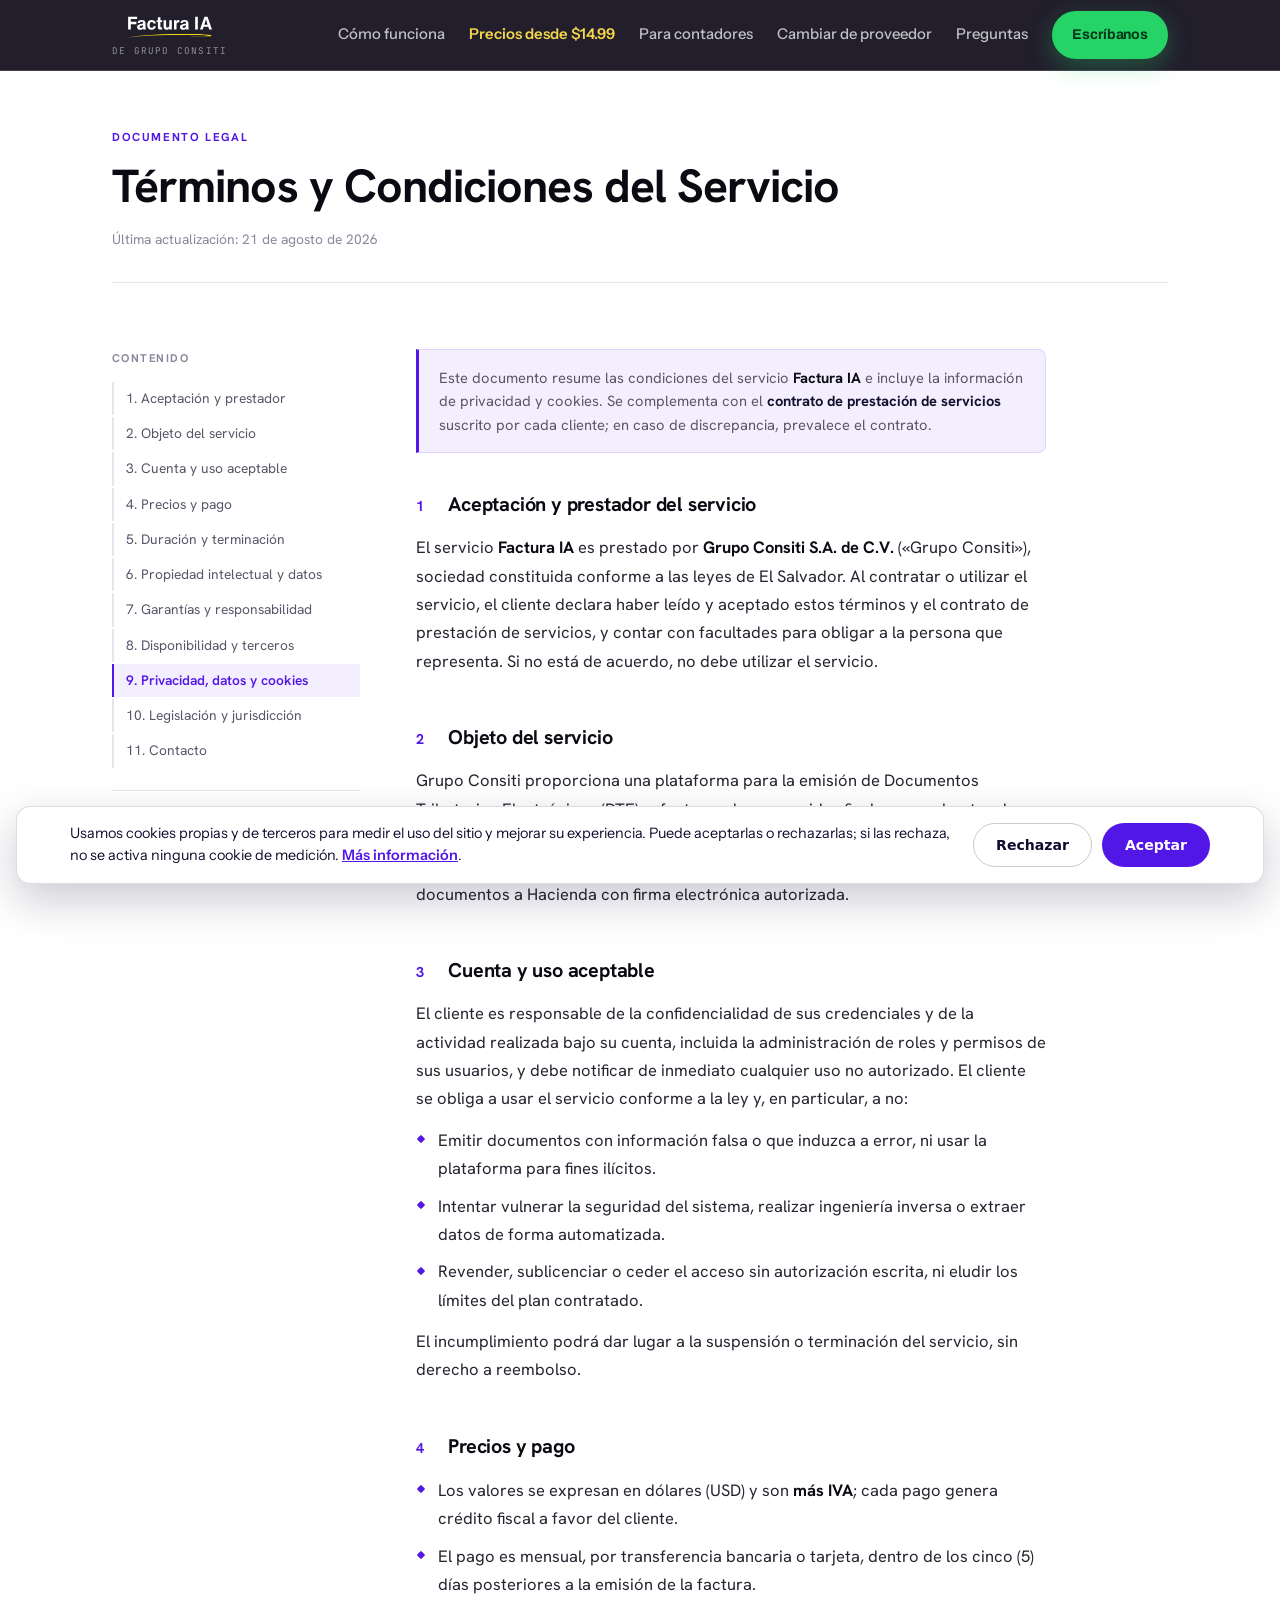
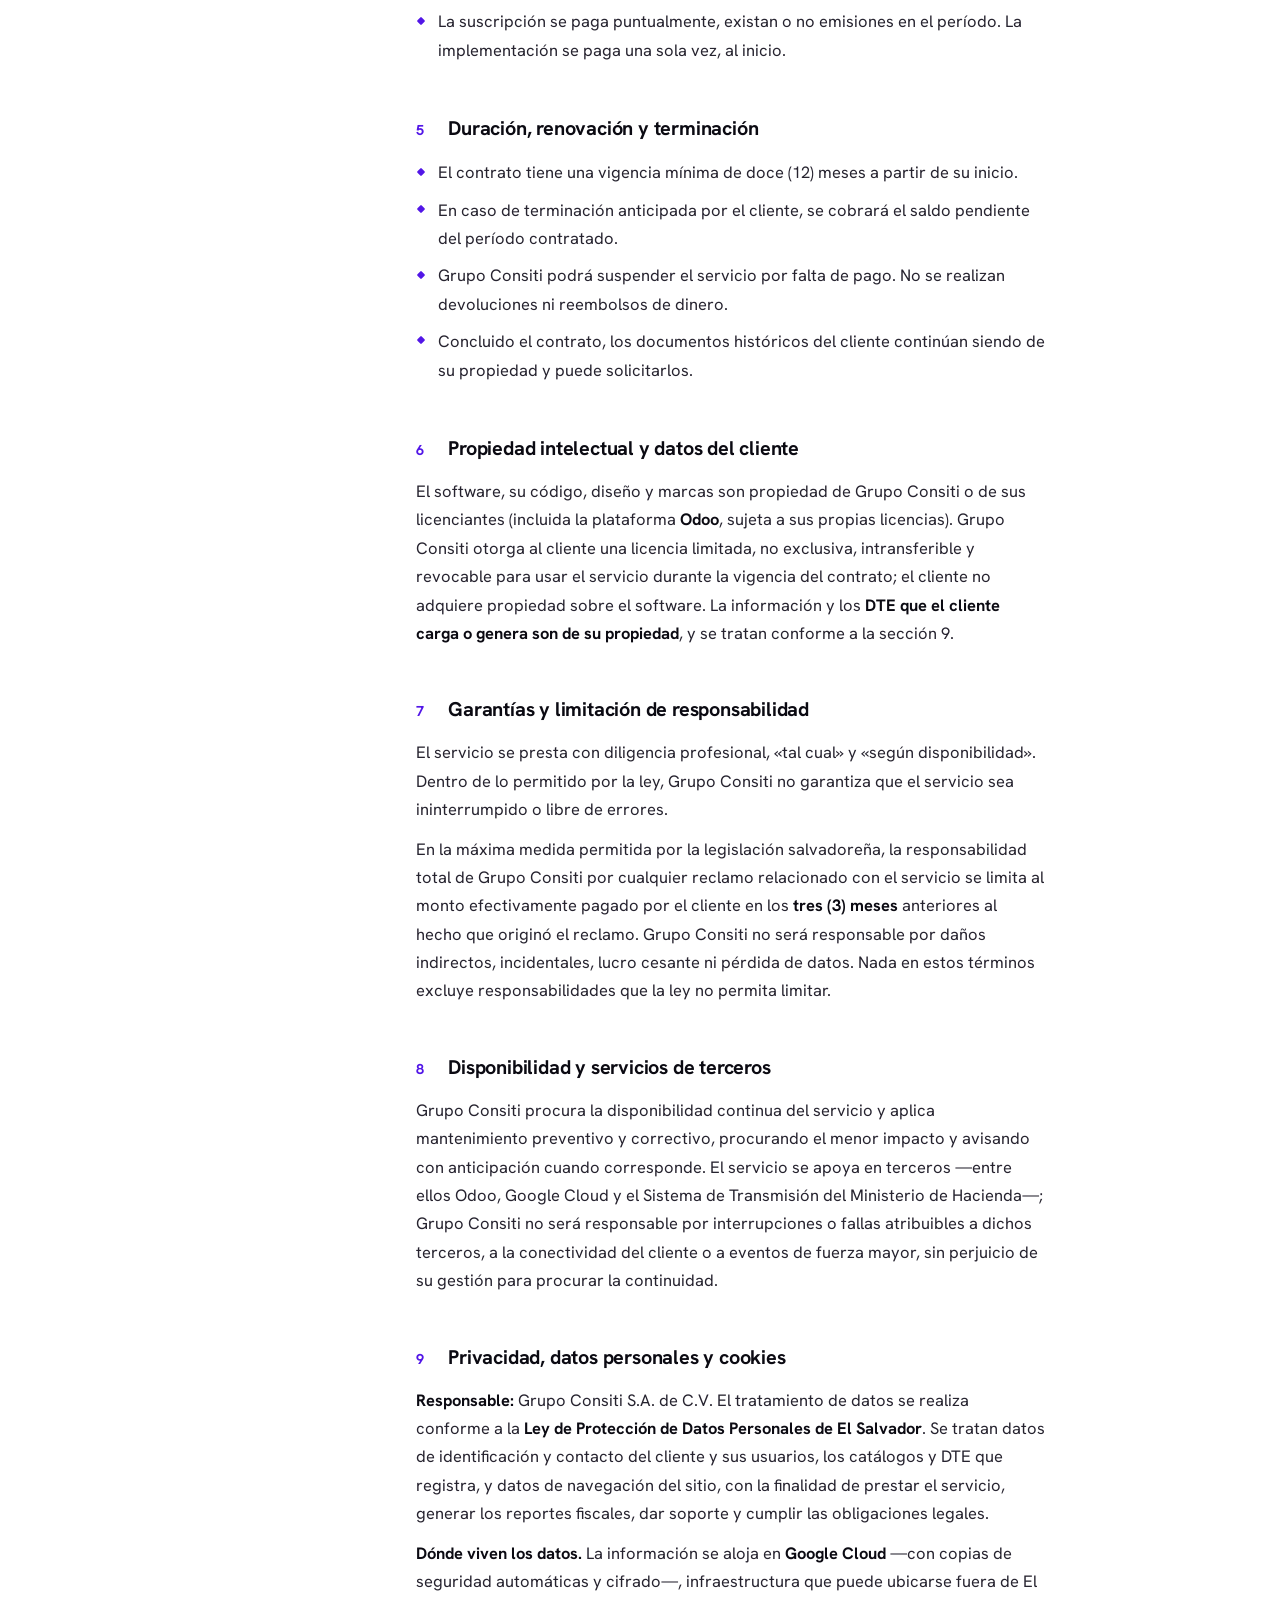
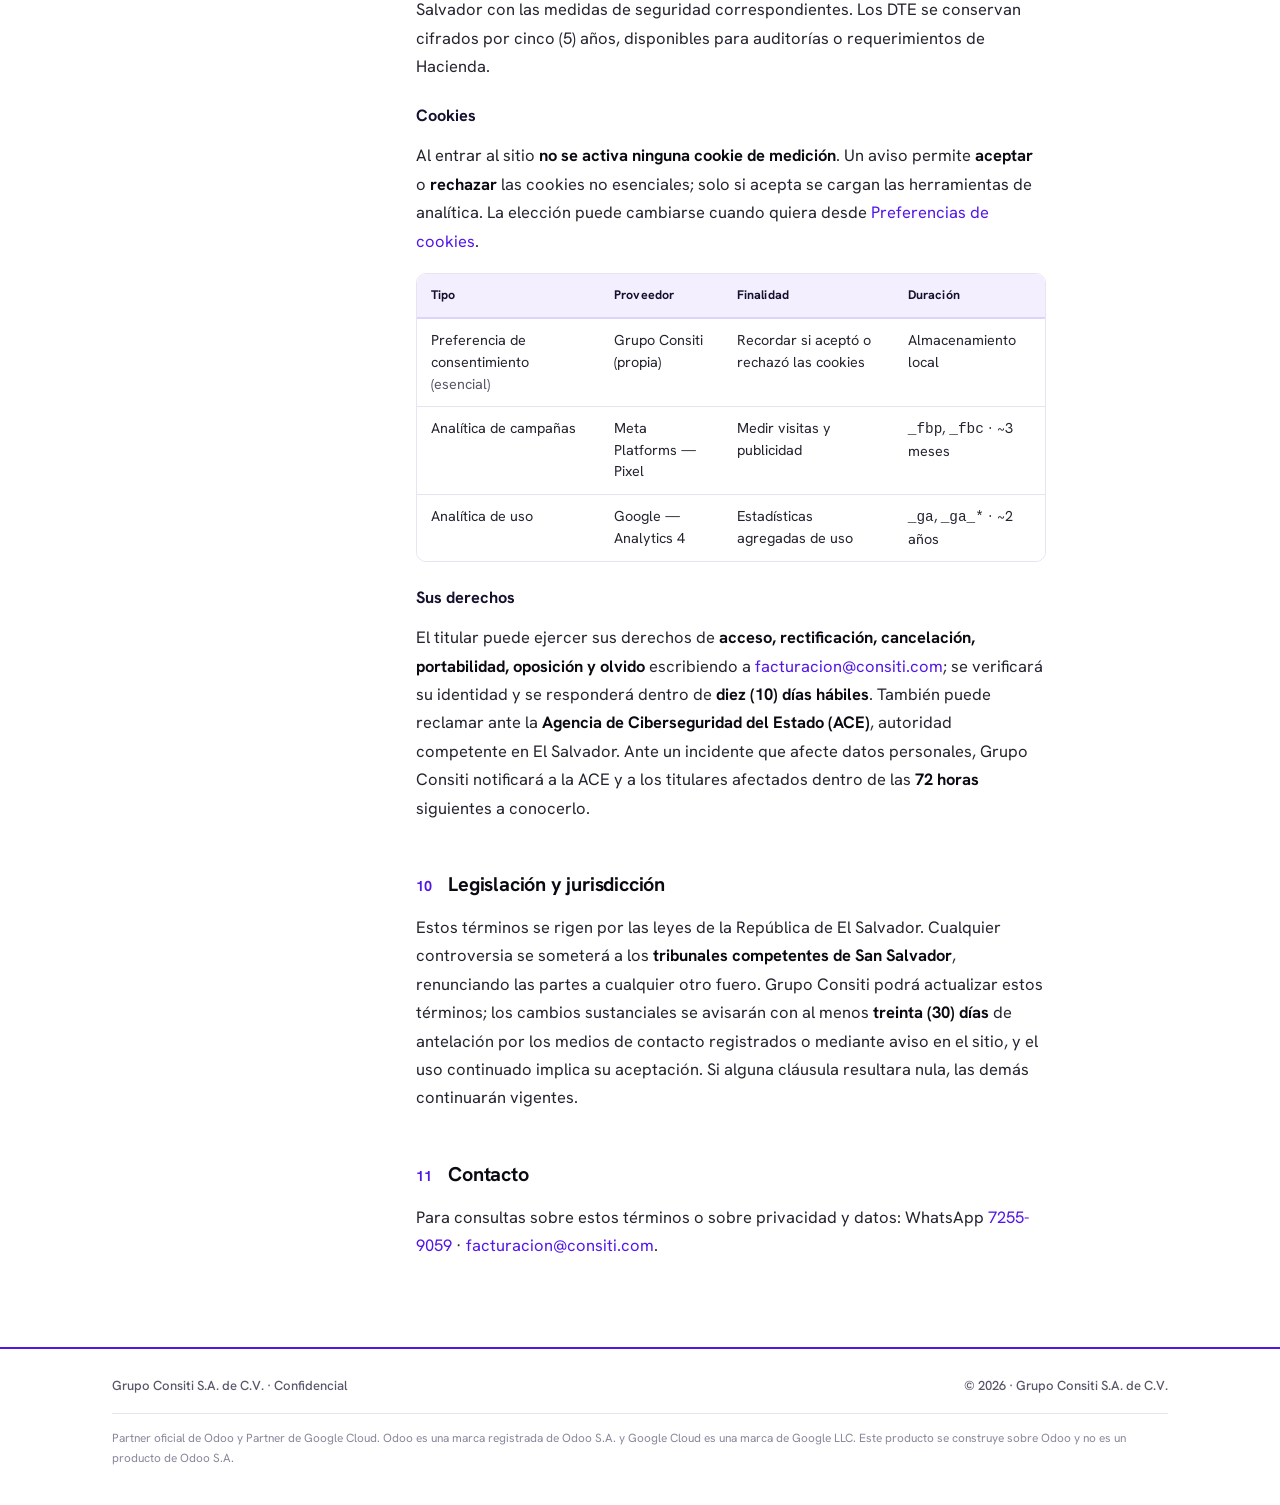
<file: terminos.html>
<!DOCTYPE html>
<html lang="es-SV">
<head>
<meta charset="UTF-8">
<meta name="viewport" content="width=device-width, initial-scale=1">
<title>Términos y Condiciones del Servicio · Factura IA de Grupo Consiti</title>
<meta name="description" content="Términos y condiciones del servicio de facturación electrónica DTE de Grupo Consiti S.A. de C.V., El Salvador, incluyendo privacidad y cookies.">
<meta name="robots" content="index, follow">
<!-- canonical PENDIENTE: dominio por validar con Duvan Rondo -->
<meta name="theme-color" content="#5216E7">
<link rel="icon" href="/assets/favicon.svg" type="image/svg+xml">

<!-- ============================================================
     ANALITICA CON CONSENTIMIENTO PREVIO
     El Meta Pixel ya no se carga al entrar; lo carga assets/consent.js
     solo si la persona acepta las cookies (privacidad y cookies, §9).
     ============================================================ -->
<script>
  window.CONSENT_CFG = { pixelId: "2238963863532324", ga4Id: "G-BTME51TFEN" };
</script>
<script src="assets/consent.js" defer></script>
<link rel="preconnect" href="https://fonts.googleapis.com">
<link rel="preconnect" href="https://fonts.gstatic.com" crossorigin>
<link href="https://fonts.googleapis.com/css2?family=Archivo:wght@700;800&family=Hanken+Grotesk:wght@400;500;600;700&family=Instrument+Sans:wght@400;500;600&family=JetBrains+Mono:wght@400;500&display=swap" rel="stylesheet">
<link rel="stylesheet" href="assets/legal.css">
</head>
<body>

<header class="nav">
  <div class="wrap nav-in">
    <a class="mark" href="/"><img class="mark-logo" src="assets/factura-ia-logo.svg" alt="Factura IA"><span>de Grupo Consiti</span></a>
    <nav class="nav-links">
      <a href="/#como-funciona">Cómo funciona</a>
      <a class="precio-nav" href="/#precio">Precios desde $14.99</a>
      <a href="/#contadores">Para contadores</a>
      <a href="/#cambiar">Cambiar de proveedor</a>
      <a href="/#faq">Preguntas</a>
    </nav>
    <a class="btn btn-wa btn-sm" href="https://wa.me/50372559059?text=Hola%2C%20quiero%20informaci%C3%B3n%20sobre%20Factura%20IA." target="_blank" rel="noopener">Escríbanos</a>
    <button class="burger" id="burger" aria-label="Abrir menú" aria-expanded="false">
      <svg width="22" height="22" viewBox="0 0 24 24" fill="none" stroke="currentColor" stroke-width="2.2"><path d="M4 7h16M4 12h16M4 17h16"/></svg>
    </button>
  </div>
  <div class="drawer" id="drawer">
    <a href="/#como-funciona">Cómo funciona</a>
    <a href="/#precio">Precios desde $14.99</a>
    <a href="/#contadores">Para contadores</a>
    <a href="/#cambiar">Cambiar de proveedor</a>
    <a href="/#faq">Preguntas</a>
    <a class="btn btn-wa" href="https://wa.me/50372559059?text=Hola%2C%20quiero%20informaci%C3%B3n%20sobre%20Factura%20IA." target="_blank" rel="noopener">Escríbanos por WhatsApp</a>
  </div>
</header>

<div class="wrap">
  <div class="doc-head">
    <p class="kicker">Documento legal</p>
    <h1>Términos y Condiciones del Servicio</h1>
    <p class="meta">Última actualización: 21 de agosto de 2026</p>
  </div>

  <div class="doc-body">
    <aside class="toc">
      <p class="toc-t">Contenido</p>
      <nav>
        <a href="#s1">1. Aceptación y prestador</a>
        <a href="#s2">2. Objeto del servicio</a>
        <a href="#s3">3. Cuenta y uso aceptable</a>
        <a href="#s4">4. Precios y pago</a>
        <a href="#s5">5. Duración y terminación</a>
        <a href="#s6">6. Propiedad intelectual y datos</a>
        <a href="#s7">7. Garantías y responsabilidad</a>
        <a href="#s8">8. Disponibilidad y terceros</a>
        <a href="#s9">9. Privacidad, datos y cookies</a>
        <a href="#s10">10. Legislación y jurisdicción</a>
        <a href="#s11">11. Contacto</a>
      </nav>
      <div class="toc-docs">
        <a href="#" onclick="if(window.openCookiePrefs)openCookiePrefs();return false;">Preferencias de cookies</a>
      </div>
    </aside>

    <article class="content">
      <div class="callout">
        Este documento resume las condiciones del servicio <strong>Factura IA</strong> e incluye la
        información de privacidad y cookies. Se complementa con el <b>contrato de prestación de
        servicios</b> suscrito por cada cliente; en caso de discrepancia, prevalece el contrato.
      </div>

      <section id="s1">
        <h2><span class="n">1</span>Aceptación y prestador del servicio</h2>
        <p>
          El servicio <strong>Factura IA</strong> es prestado por <strong>Grupo Consiti S.A. de
          C.V.</strong> («Grupo Consiti»), sociedad constituida conforme a las leyes de El Salvador.
          Al contratar o utilizar el servicio, el cliente declara haber leído y aceptado estos
          términos y el contrato de prestación de servicios, y contar con facultades para obligar a
          la persona que representa. Si no está de acuerdo, no debe utilizar el servicio.
        </p>
      </section>

      <section id="s2">
        <h2><span class="n">2</span>Objeto del servicio</h2>
        <p>
          Grupo Consiti proporciona una plataforma para la emisión de Documentos Tributarios
          Electrónicos (DTE) —facturas de consumidor final, comprobantes de crédito fiscal, notas de
          crédito y débito, entre otros—, así como la gestión del alta como emisor ante el Ministerio
          de Hacienda de El Salvador. El sistema transmite los documentos a Hacienda con firma
          electrónica autorizada.
        </p>
      </section>

      <section id="s3">
        <h2><span class="n">3</span>Cuenta y uso aceptable</h2>
        <p>
          El cliente es responsable de la confidencialidad de sus credenciales y de la actividad
          realizada bajo su cuenta, incluida la administración de roles y permisos de sus usuarios, y
          debe notificar de inmediato cualquier uso no autorizado. El cliente se obliga a usar el
          servicio conforme a la ley y, en particular, a no:
        </p>
        <ul>
          <li>Emitir documentos con información falsa o que induzca a error, ni usar la plataforma para fines ilícitos.</li>
          <li>Intentar vulnerar la seguridad del sistema, realizar ingeniería inversa o extraer datos de forma automatizada.</li>
          <li>Revender, sublicenciar o ceder el acceso sin autorización escrita, ni eludir los límites del plan contratado.</li>
        </ul>
        <p class="mut">El incumplimiento podrá dar lugar a la suspensión o terminación del servicio, sin derecho a reembolso.</p>
      </section>

      <section id="s4">
        <h2><span class="n">4</span>Precios y pago</h2>
        <ul>
          <li>Los valores se expresan en dólares (USD) y son <strong>más IVA</strong>; cada pago genera crédito fiscal a favor del cliente.</li>
          <li>El pago es mensual, por transferencia bancaria o tarjeta, dentro de los cinco (5) días posteriores a la emisión de la factura.</li>
          <li>La suscripción se paga puntualmente, existan o no emisiones en el período. La implementación se paga una sola vez, al inicio.</li>
        </ul>
      </section>

      <section id="s5">
        <h2><span class="n">5</span>Duración, renovación y terminación</h2>
        <ul>
          <li>El contrato tiene una vigencia mínima de doce (12) meses a partir de su inicio.</li>
          <li>En caso de terminación anticipada por el cliente, se cobrará el saldo pendiente del período contratado.</li>
          <li>Grupo Consiti podrá suspender el servicio por falta de pago. No se realizan devoluciones ni reembolsos de dinero.</li>
          <li>Concluido el contrato, los documentos históricos del cliente continúan siendo de su propiedad y puede solicitarlos.</li>
        </ul>
      </section>

      <section id="s6">
        <h2><span class="n">6</span>Propiedad intelectual y datos del cliente</h2>
        <p>
          El software, su código, diseño y marcas son propiedad de Grupo Consiti o de sus
          licenciantes (incluida la plataforma <strong>Odoo</strong>, sujeta a sus propias licencias).
          Grupo Consiti otorga al cliente una licencia limitada, no exclusiva, intransferible y
          revocable para usar el servicio durante la vigencia del contrato; el cliente no adquiere
          propiedad sobre el software. La información y los <strong>DTE que el cliente carga o genera
          son de su propiedad</strong>, y se tratan conforme a la sección 9.
        </p>
      </section>

      <section id="s7">
        <h2><span class="n">7</span>Garantías y limitación de responsabilidad</h2>
        <p>
          El servicio se presta con diligencia profesional, «tal cual» y «según disponibilidad».
          Dentro de lo permitido por la ley, Grupo Consiti no garantiza que el servicio sea
          ininterrumpido o libre de errores.
        </p>
        <p>
          En la máxima medida permitida por la legislación salvadoreña, la responsabilidad total de
          Grupo Consiti por cualquier reclamo relacionado con el servicio se limita al monto
          efectivamente pagado por el cliente en los <strong>tres (3) meses</strong> anteriores al
          hecho que originó el reclamo. Grupo Consiti no será responsable por daños indirectos,
          incidentales, lucro cesante ni pérdida de datos. Nada en estos términos excluye
          responsabilidades que la ley no permita limitar.
        </p>
      </section>

      <section id="s8">
        <h2><span class="n">8</span>Disponibilidad y servicios de terceros</h2>
        <p>
          Grupo Consiti procura la disponibilidad continua del servicio y aplica mantenimiento
          preventivo y correctivo, procurando el menor impacto y avisando con anticipación cuando
          corresponde. El servicio se apoya en terceros —entre ellos Odoo, Google Cloud y el Sistema
          de Transmisión del Ministerio de Hacienda—; Grupo Consiti no será responsable por
          interrupciones o fallas atribuibles a dichos terceros, a la conectividad del cliente o a
          eventos de fuerza mayor, sin perjuicio de su gestión para procurar la continuidad.
        </p>
      </section>

      <section id="s9">
        <h2><span class="n">9</span>Privacidad, datos personales y cookies</h2>
        <p>
          <strong>Responsable:</strong> Grupo Consiti S.A. de C.V. El tratamiento de datos se realiza
          conforme a la <strong>Ley de Protección de Datos Personales de El Salvador</strong>. Se
          tratan datos de identificación y contacto del cliente y sus usuarios, los catálogos y DTE
          que registra, y datos de navegación del sitio, con la finalidad de prestar el servicio,
          generar los reportes fiscales, dar soporte y cumplir las obligaciones legales.
        </p>
        <p>
          <strong>Dónde viven los datos.</strong> La información se aloja en <strong>Google
          Cloud</strong> —con copias de seguridad automáticas y cifrado—, infraestructura que puede
          ubicarse fuera de El Salvador con las medidas de seguridad correspondientes. Los DTE se
          conservan cifrados por cinco (5) años, disponibles para auditorías o requerimientos de
          Hacienda.
        </p>

        <h3 id="cookies">Cookies</h3>
        <p>
          Al entrar al sitio <strong>no se activa ninguna cookie de medición</strong>. Un aviso
          permite <strong>aceptar</strong> o <strong>rechazar</strong> las cookies no esenciales; solo
          si acepta se cargan las herramientas de analítica. La elección puede cambiarse cuando quiera
          desde <a href="#" onclick="if(window.openCookiePrefs)openCookiePrefs();return false;">Preferencias de cookies</a>.
        </p>
        <div class="tabla-wrap">
          <table>
            <thead>
              <tr><th>Tipo</th><th>Proveedor</th><th>Finalidad</th><th>Duración</th></tr>
            </thead>
            <tbody>
              <tr><td>Preferencia de consentimiento <span class="mut">(esencial)</span></td><td>Grupo Consiti (propia)</td><td>Recordar si aceptó o rechazó las cookies</td><td>Almacenamiento local</td></tr>
              <tr><td>Analítica de campañas</td><td>Meta Platforms — Pixel</td><td>Medir visitas y publicidad</td><td><code>_fbp</code>, <code>_fbc</code> · ~3 meses</td></tr>
              <tr><td>Analítica de uso</td><td>Google — Analytics 4</td><td>Estadísticas agregadas de uso</td><td><code>_ga</code>, <code>_ga_*</code> · ~2 años</td></tr>
            </tbody>
          </table>
        </div>

        <h3>Sus derechos</h3>
        <p>
          El titular puede ejercer sus derechos de <strong>acceso, rectificación, cancelación,
          portabilidad, oposición y olvido</strong> escribiendo a
          <a href="mailto:facturacion@consiti.com">facturacion@consiti.com</a>; se verificará su
          identidad y se responderá dentro de <strong>diez (10) días hábiles</strong>. También puede
          reclamar ante la <strong>Agencia de Ciberseguridad del Estado (ACE)</strong>, autoridad
          competente en El Salvador. Ante un incidente que afecte datos personales, Grupo Consiti
          notificará a la ACE y a los titulares afectados dentro de las <strong>72 horas</strong>
          siguientes a conocerlo.
        </p>
      </section>

      <section id="s10">
        <h2><span class="n">10</span>Legislación y jurisdicción</h2>
        <p>
          Estos términos se rigen por las leyes de la República de El Salvador. Cualquier controversia
          se someterá a los <strong>tribunales competentes de San Salvador</strong>, renunciando las
          partes a cualquier otro fuero. Grupo Consiti podrá actualizar estos términos; los cambios
          sustanciales se avisarán con al menos <strong>treinta (30) días</strong> de antelación por
          los medios de contacto registrados o mediante aviso en el sitio, y el uso continuado
          implica su aceptación. Si alguna cláusula resultara nula, las demás continuarán vigentes.
        </p>
      </section>

      <section id="s11">
        <h2><span class="n">11</span>Contacto</h2>
        <p>
          Para consultas sobre estos términos o sobre privacidad y datos: WhatsApp
          <a href="https://wa.me/50372559059">7255-9059</a> ·
          <a href="mailto:facturacion@consiti.com">facturacion@consiti.com</a>.
        </p>
      </section>

    </article>
  </div>
</div>

<footer class="doc-foot">
  <div class="wrap">
    <div class="foot-row">
      <span>Grupo Consiti S.A. de C.V. · Confidencial</span>
      <span>© 2026 · Grupo Consiti S.A. de C.V.</span>
    </div>
    <p class="trademarks">
      Partner oficial de Odoo y Partner de Google Cloud. Odoo es una marca registrada de Odoo S.A.
      y Google Cloud es una marca de Google LLC. Este producto se construye sobre Odoo y no es un
      producto de Odoo S.A.
    </p>
  </div>
</footer>

<script src="assets/legal.js"></script>
</body>
</html>
</file>
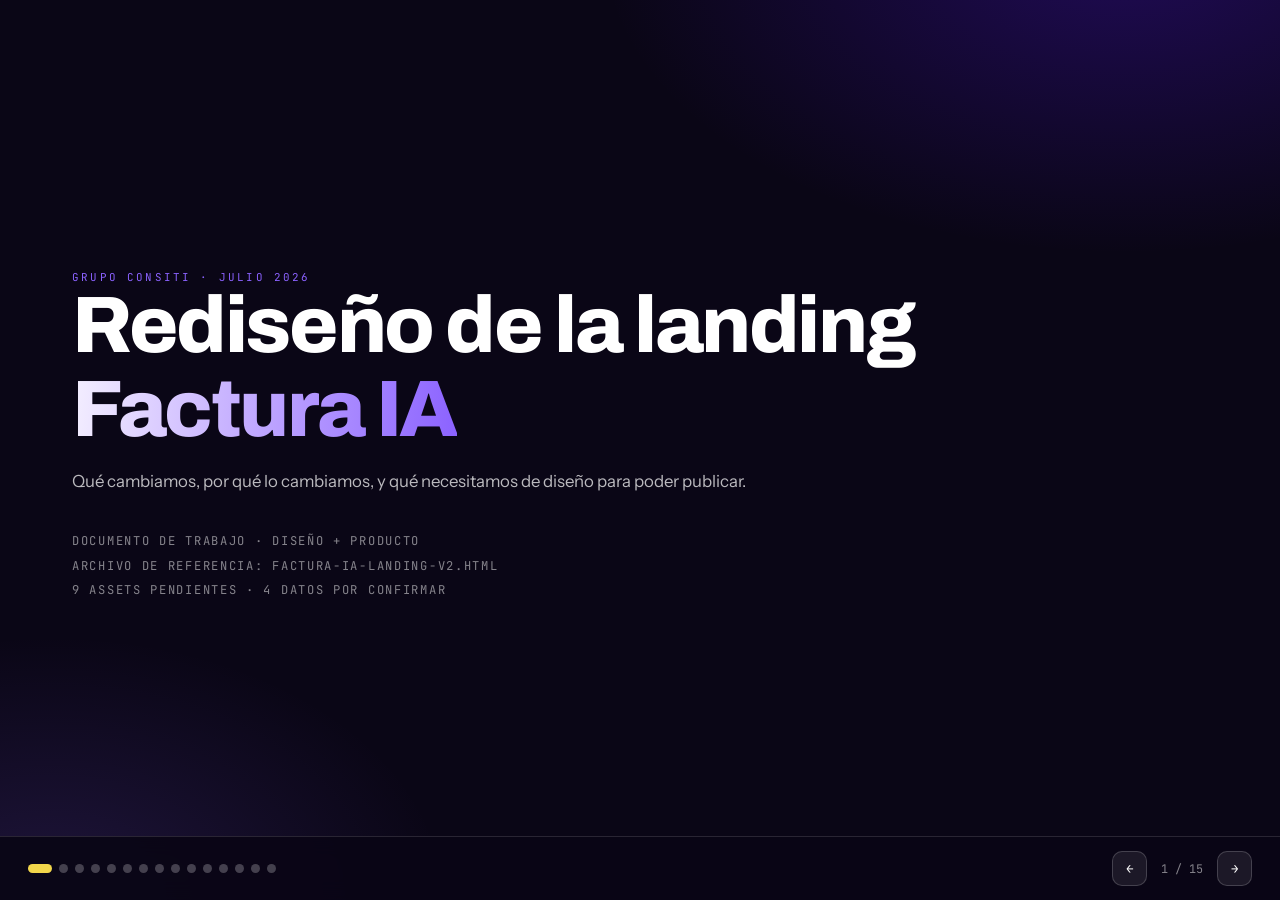
<file: docs/brief/deck-rediseno-landing.html>
<!DOCTYPE html>
<html lang="es-SV">
<head>
<meta charset="UTF-8">
<meta name="viewport" content="width=device-width, initial-scale=1">
<title>Factura IA · Rediseño de la landing · Brief para diseño</title>
<link rel="preconnect" href="https://fonts.googleapis.com">
<link rel="preconnect" href="https://fonts.gstatic.com" crossorigin>
<link href="https://fonts.googleapis.com/css2?family=Archivo:wght@500;600;700;800&family=Instrument+Sans:wght@400;500;600&family=JetBrains+Mono:wght@400;500;700&display=swap" rel="stylesheet">
<style>
:root{
  --violeta:#5216E7; --violeta-hi:#8B62FF; --noche:#0A0616; --tinta:#140A2E;
  --papel:#FFFFFF; --amarillo:#F2D64B; --sello:#3DD68C; --alerta:#FF8A00;
  --display:'Archivo',system-ui,sans-serif; --texto:'Instrument Sans',system-ui,sans-serif;
  --mono:'JetBrains Mono',ui-monospace,monospace;
}
*{box-sizing:border-box}
body{margin:0;background:var(--noche);color:#fff;font-family:var(--texto);overflow:hidden;-webkit-font-smoothing:antialiased}
h1,h2,h3,h4{font-family:var(--display);margin:0;line-height:1.05;letter-spacing:-.03em;font-weight:800}
p{margin:0}

.deck{position:relative;width:100vw;height:100vh}
.slide{
  position:absolute;inset:0;display:none;overflow-y:auto;
  padding:64px 72px 92px;background:var(--noche)
}
.slide.on{display:block;animation:fade .45s ease both}
@keyframes fade{from{opacity:0;transform:translateY(14px)}to{opacity:1;transform:none}}
.slide:before{
  content:"";position:absolute;inset:0;pointer-events:none;z-index:0;
  background:radial-gradient(820px 480px at 88% -6%,rgba(82,22,231,.3),transparent 64%),
             radial-gradient(600px 400px at 4% 100%,rgba(139,98,255,.16),transparent 66%)
}
.inner{position:relative;z-index:1;max-width:1180px;margin:0 auto}
@media(max-width:820px){.slide{padding:40px 24px 88px}}

.num{font-family:var(--mono);font-size:.68rem;letter-spacing:.2em;color:var(--violeta-hi);text-transform:uppercase}
.slide h2{font-size:clamp(1.7rem,3.6vw,2.9rem);margin-top:14px}
.slide h2 em{font-style:normal;color:var(--amarillo)}
.sub{color:rgba(255,255,255,.72);font-size:1.05rem;max-width:70ch;margin-top:16px;line-height:1.65}
.sub b{color:#fff}

/* portada */
.cover{display:flex;flex-direction:column;justify-content:center;height:100%}
.cover h1{font-size:clamp(2.4rem,6.4vw,5rem)}
.cover h1 span{background:linear-gradient(94deg,#F4EFFF,#C0A8FF 48%,#8B62FF);-webkit-background-clip:text;background-clip:text;color:transparent}
.cover .meta{font-family:var(--mono);font-size:.76rem;letter-spacing:.14em;text-transform:uppercase;color:rgba(255,255,255,.5);margin-top:34px;line-height:2}

/* bloques */
.dos{display:grid;grid-template-columns:1fr 1fr;gap:20px;margin-top:32px}
.tres{display:grid;grid-template-columns:repeat(3,1fr);gap:16px;margin-top:32px}
@media(max-width:860px){.dos,.tres{grid-template-columns:1fr}}
.caja{background:rgba(255,255,255,.05);border:1px solid rgba(255,255,255,.14);border-radius:18px;padding:24px}
.caja.mala{background:rgba(255,90,90,.07);border-color:rgba(255,120,120,.3)}
.caja.buena{background:rgba(61,214,140,.08);border-color:rgba(61,214,140,.34)}
.caja.foco{border-color:var(--violeta-hi);box-shadow:0 20px 50px -26px rgba(139,98,255,.6)}
.caja .cab{font-family:var(--mono);font-size:.64rem;letter-spacing:.15em;text-transform:uppercase;color:var(--violeta-hi);margin-bottom:12px;display:block}
.caja.mala .cab{color:#FF9B9B}
.caja.buena .cab{color:var(--sello)}
.caja h3{font-size:1.1rem;margin-bottom:9px}
.caja p{font-size:.95rem;color:rgba(255,255,255,.72);line-height:1.6}
.caja ul{margin:10px 0 0;padding-left:19px;font-size:.92rem;color:rgba(255,255,255,.72);line-height:1.75}

/* tabla */
table{width:100%;border-collapse:collapse;margin-top:28px;font-size:.94rem}
th,td{text-align:left;padding:12px 14px;border-bottom:1px solid rgba(255,255,255,.13);vertical-align:top}
thead th{font-family:var(--mono);font-size:.64rem;letter-spacing:.14em;text-transform:uppercase;color:rgba(255,255,255,.5);font-weight:500}
td.n{font-family:var(--mono);color:var(--violeta-hi);width:40px}
td b{color:#fff}
td span{color:rgba(255,255,255,.62)}
tr.destaca td{background:rgba(242,214,75,.08)}
tr.destaca td b{color:var(--amarillo)}

/* asset card */
.asset{border:2px dashed var(--alerta);border-radius:18px;padding:24px;background:repeating-linear-gradient(45deg,rgba(255,138,0,.08),rgba(255,138,0,.08) 10px,transparent 10px,transparent 20px)}
.asset .tag{display:inline-block;background:var(--alerta);color:#2B1500;font-family:var(--mono);font-size:.6rem;font-weight:700;letter-spacing:.13em;text-transform:uppercase;padding:5px 10px;border-radius:5px;margin-bottom:13px}
.asset h3{font-size:1.06rem;color:#FFD9A8;margin-bottom:8px}
.asset .porque{font-size:.92rem;color:rgba(255,255,255,.8);line-height:1.6;padding-bottom:13px;margin-bottom:13px;border-bottom:1px solid rgba(255,138,0,.3)}
.asset .porque b{color:var(--amarillo)}
.asset ul{margin:0;padding-left:18px;font-family:var(--mono);font-size:.76rem;line-height:1.9;color:#FFC781}

/* cita */
.cita{margin-top:30px;padding:26px 30px;border-left:4px solid var(--amarillo);background:rgba(242,214,75,.07);border-radius:0 14px 14px 0}
.cita p{font-family:var(--display);font-weight:700;font-size:clamp(1.1rem,2.2vw,1.5rem);line-height:1.35;letter-spacing:-.02em}
.cita span{display:block;font-family:var(--mono);font-size:.7rem;letter-spacing:.13em;text-transform:uppercase;color:rgba(255,255,255,.5);margin-top:14px}

.pill{display:inline-flex;align-items:center;gap:8px;padding:7px 14px;border-radius:999px;background:rgba(255,138,0,.13);border:1px solid rgba(255,138,0,.38);font-family:var(--mono);font-size:.64rem;letter-spacing:.13em;text-transform:uppercase;color:var(--alerta)}
.grande{font-family:var(--mono);font-weight:700;font-size:clamp(2.4rem,6vw,4rem);letter-spacing:-.05em;line-height:1;color:var(--amarillo)}
.grande small{display:block;font-family:var(--texto);font-size:.9rem;font-weight:400;letter-spacing:0;color:rgba(255,255,255,.65);margin-top:10px;line-height:1.5}

/* nav */
.barra{position:fixed;left:0;right:0;bottom:0;height:64px;display:flex;align-items:center;gap:18px;padding:0 28px;background:rgba(10,6,22,.94);border-top:1px solid rgba(255,255,255,.13);z-index:20;backdrop-filter:blur(10px)}
.puntos{display:flex;gap:7px;flex:1;flex-wrap:wrap}
.puntos button{width:9px;height:9px;border-radius:50%;border:none;background:rgba(255,255,255,.24);cursor:pointer;padding:0}
.puntos button.on{background:var(--amarillo);width:24px;border-radius:999px}
.ctrl{display:flex;align-items:center;gap:9px}
.ctrl button{background:rgba(255,255,255,.08);border:1px solid rgba(255,255,255,.18);color:#fff;border-radius:10px;padding:8px 13px;cursor:pointer;font-family:var(--mono);font-size:.78rem}
.ctrl button:hover{background:rgba(255,255,255,.16)}
.cont{font-family:var(--mono);font-size:.74rem;color:rgba(255,255,255,.5);min-width:52px;text-align:center}
@media(max-width:700px){.barra{padding:0 16px;gap:10px}.puntos{display:none}}
@media(prefers-reduced-motion:reduce){*{animation:none!important}}
</style>
</head>
<body>
<div class="deck" id="deck">

<!-- 1 -->
<section class="slide on">
  <div class="inner cover">
    <span class="num">Grupo Consiti · Julio 2026</span>
    <h1>Rediseño de la landing<br><span>Factura IA</span></h1>
    <p class="sub">Qué cambiamos, por qué lo cambiamos, y qué necesitamos de diseño para poder publicar.</p>
    <div class="meta">
      Documento de trabajo · Diseño + Producto<br>
      Archivo de referencia: factura-ia-landing-v2.html<br>
      9 assets pendientes · 4 datos por confirmar
    </div>
  </div>
</section>

<!-- 2 -->
<section class="slide">
  <div class="inner">
    <span class="num">01 · El contexto</span>
    <h2>El mercado cambió y se abrió<br>una ventana de <em>cuatro meses</em></h2>
    <p class="sub">
      La facturación electrónica lleva dos años siendo obligatoria en El Salvador. En ese tiempo
      aparecieron decenas de sistemas hechos por una sola persona. Funcionaron el primer año.
      Después llegaron las actualizaciones de Hacienda.
    </p>
    <div class="dos">
      <div class="caja foco">
        <span class="cab">El detonante</span>
        <h3>Normativa DTE 2.0</h3>
        <p>Publicada el 25 de mayo de 2026. Todos los sistemas del país deben adaptarse
        <b style="color:var(--amarillo)">antes del 1 de diciembre de 2026</b>. Si un sistema no se
        adapta, los documentos se rechazan y el negocio no puede facturar.</p>
      </div>
      <div class="caja foco">
        <span class="cab">La puerta que abrió Hacienda</span>
        <h3>Cambio de Plataforma</h3>
        <p>Desde mayo de 2026 el portal permite migrar de proveedor. El cliente de la competencia
        dejó de estar amarrado. Es la primera vez que cambiarse es un trámite normal.</p>
      </div>
    </div>
    <div class="cita">
      <p>Los clientes de esos sistemas se están quedando sin quién los actualice.<br>
      Y por primera vez pueden irse.</p>
      <span>Esa es toda la oportunidad, y tiene fecha de vencimiento</span>
    </div>
  </div>
</section>

<!-- 3 -->
<section class="slide">
  <div class="inner">
    <span class="num">02 · El mensaje</span>
    <h2>Cambiamos qué vendemos</h2>
    <div class="dos">
      <div class="caja mala">
        <span class="cab">Antes</span>
        <h3>"Factura más rápido con Inteligencia Artificial"</h3>
        <p>Vendía una función. Problema: la IA de hoy carga facturas de compra, no acelera la
        emisión. La promesa no calzaba con el producto, y cualquier CFO o competidor lo desarma
        en dos minutos.</p>
      </div>
      <div class="caja buena">
        <span class="cab">Ahora</span>
        <h3>"Facturá electrónico sin volverte experto en nada"</h3>
        <p>Vende facilidad arriba y permanencia abajo: 12 años, 22 personas, soporte que contesta
        el mismo día. La IA bajó a ser lo que es — una función del plan Advanced.</p>
      </div>
    </div>
    <p class="sub" style="margin-top:26px">
      El diferenciador real, hoy, no es una función. <b>Es que existimos y vamos a seguir
      existiendo el 2 de diciembre.</b> Eso es lo que el mercado está comprando en este momento.
    </p>
  </div>
</section>

<!-- 4 -->
<section class="slide">
  <div class="inner">
    <span class="num">03 · A quién le hablamos</span>
    <h2>Son dos públicos, no uno</h2>
    <table>
      <thead><tr><th></th><th>Dueño de PyME</th><th>Contador o despacho</th></tr></thead>
      <tbody>
        <tr><td><span>Perfil</span></td><td><b>Ferretería, farmacia, restaurante.</b> 40 a 60 años. Poco técnico.</td><td><b>Lleva 5 a 40 empresas.</b> Sí es técnico en lo fiscal.</td></tr>
        <tr><td><span>Qué decide su compra</span></td><td>Precio, facilidad, que alguien contesta</td><td>Anexos, libros, Excel, <b>multi-empresa</b></td></tr>
        <tr><td><span>Su miedo</span></td><td>"No voy a poder usarlo"</td><td>"Me va a desordenar el cierre"</td></tr>
        <tr><td><span>Cómo llega</span></td><td>WhatsApp o Facebook, en celular</td><td>Referencia de otro contador</td></tr>
        <tr class="destaca"><td><span>Valor</span></td><td>Un cliente</td><td><b>Trae 30 clientes</b></td></tr>
      </tbody>
    </table>
    <p class="sub">
      El contador es el canal de distribución más rentable que tenemos y en la versión anterior
      <b>no había una sola línea dirigida a él.</b> Ahora tiene sección propia.
    </p>
  </div>
</section>

<!-- 5 -->
<section class="slide">
  <div class="inner">
    <span class="num">04 · El diagnóstico</span>
    <h2>La página estaba en el<br>orden <em>equivocado</em></h2>
    <p class="sub">Estas son las preguntas del comprador, en el orden real en que aparecen en su cabeza.</p>
    <table>
      <thead><tr><th>#</th><th>Qué se pregunta</th><th>Dónde se lo respondíamos</th></tr></thead>
      <tbody>
        <tr class="destaca"><td class="n">1</td><td><b>¿Qué es esto y cómo se ve?</b></td><td><b>En ninguna parte</b></td></tr>
        <tr><td class="n">2</td><td>¿Cumple con Hacienda?</td><td><span>Sección 6, en lenguaje técnico</span></td></tr>
        <tr class="destaca"><td class="n">3</td><td><b>¿Cuánto me cuesta?</b></td><td><b>Sección 10 de 15</b></td></tr>
        <tr><td class="n">4</td><td>¿Es difícil? ¿Quién me enseña?</td><td><span>Sección 9</span></td></tr>
        <tr><td class="n">5</td><td>¿Me van a dejar botado?</td><td><span>Secciones 2, 4, 5 y 6 — cuatro veces</span></td></tr>
      </tbody>
    </table>
    <div class="cita">
      <p>Contestábamos cuatro veces la pregunta 5 y ninguna vez la pregunta 1.</p>
      <span>El argumento estaba bien. El orden, no.</span>
    </div>
  </div>
</section>

<!-- 6 -->
<section class="slide">
  <div class="inner">
    <span class="num">05 · El hueco crítico</span>
    <h2>En 15 secciones nunca<br>se veía el <em>producto</em></h2>
    <div class="dos" style="margin-top:30px;align-items:center">
      <div>
        <div class="grande">0
          <small>capturas de pantalla, videos o imágenes del sistema en toda la página</small>
        </div>
        <p class="sub" style="margin-top:26px">
          Para este comprador el miedo dominante no es "¿serán confiables?".
          Es <b>"¿yo voy a poder usarlo?"</b>
        </p>
      </div>
      <div class="caja foco">
        <h3>Ese miedo no se disuelve con argumentos</h3>
        <p>Doce años de operación y veintidós personas de equipo no le quitan a un dueño de
        ferretería de 52 años el pánico a que el sistema sea complicado.</p>
        <p style="margin-top:14px;color:#fff">
          Se disuelve viendo <b style="color:var(--amarillo)">una pantalla simple, con pocos campos
          y un botón que dice Emitir.</b></p>
        <p style="margin-top:14px">Y del otro lado: un contador no compra sin ver cómo se ve el
        anexo de IVA que va a revisar todos los meses.</p>
      </div>
    </div>
    <p class="sub">
      Ese espacio estaba ocupado por el panel de "Facturación en vivo": lo más lindo de la página
      y a la vez el metro cuadrado peor invertido. Comunicaba actividad — un argumento que ya
      dábamos cuatro veces más abajo — y no respondía ninguna pregunta del comprador.
    </p>
  </div>
</section>

<!-- 7 -->
<section class="slide">
  <div class="inner">
    <span class="num">06 · La estructura nueva</span>
    <h2>Reordenada según el<br>recorrido de decisión</h2>
    <table>
      <thead><tr><th>#</th><th>Sección</th><th>Qué pregunta cierra</th></tr></thead>
      <tbody>
        <tr class="destaca"><td class="n">1</td><td><b>Hero + captura del sistema</b></td><td><span>¿Qué es y cómo se ve?</span></td></tr>
        <tr class="destaca"><td class="n">2</td><td><b>Cómo funciona: 3 pasos + video</b></td><td><span>¿Es difícil?</span></td></tr>
        <tr class="destaca"><td class="n">3</td><td><b>Calculadora de precio</b></td><td><span>¿Cuánto me cuesta?</span></td></tr>
        <tr><td class="n">4</td><td>El sistema por dentro</td><td><span>¿Me sirve a mí?</span></td></tr>
        <tr class="destaca"><td class="n">5</td><td><b>Para contadores</b></td><td><span>Público #2, antes invisible</span></td></tr>
        <tr><td class="n">6</td><td>Una empresa detrás</td><td><span>¿Me van a dejar botado?</span></td></tr>
        <tr><td class="n">7</td><td>Normativa 2.0</td><td><span>¿Y el 1 de diciembre?</span></td></tr>
        <tr><td class="n">8</td><td>Cambiar de proveedor</td><td><span>¿Cómo me salgo del otro?</span></td></tr>
        <tr><td class="n">9</td><td>Cómo arranca</td><td><span>¿Quién me enseña?</span></td></tr>
        <tr><td class="n">10</td><td>Tabla completa de planes</td><td><span>Detalle para contadores</span></td></tr>
      </tbody>
    </table>
    <p class="sub">El precio subió de la posición 10 a la 3. Y hay "Desde $14.99" en el hero y en el menú.</p>
  </div>
</section>

<!-- 8 -->
<section class="slide">
  <div class="inner">
    <span class="num">07 · Los movimientos</span>
    <h2>Seis cambios estructurales</h2>
    <div class="tres">
      <div class="caja">
        <span class="cab">01</span>
        <h3>Calculadora en vez de 5 tarjetas</h3>
        <p>"¿Cuántas facturas hacés en un día normal?" — la unidad que el cliente sí maneja.
        Nadie sabe cuántos DTE emite al mes. Los 5 planes viven en la tabla del final.</p>
      </div>
      <div class="caja">
        <span class="cab">02</span>
        <h3>Checklist en vez de columna negativa</h3>
        <p>Cinco preguntas "para cualquier proveedor, incluidos nosotros". Convierte igual y no
        obliga al cliente a admitir que se equivocó. Además no es capturable como ataque.</p>
      </div>
      <div class="caja">
        <span class="cab">03</span>
        <h3>Jerga fiscal en acordeón</h3>
        <p>UUID v4, ERET y JSON firmado se esconden en "el detalle técnico para tu contador".
        Arriba queda español simple: cambian las reglas, nosotros lo resolvemos.</p>
      </div>
      <div class="caja">
        <span class="cab">04</span>
        <h3>Sección de contadores</h3>
        <p>Multi-empresa, anexos en Excel y programa de referidos. Nuestro mejor canal, atendido
        por primera vez.</p>
      </div>
      <div class="caja">
        <span class="cab">05</span>
        <h3>Móvil arreglado</h3>
        <p>El menú simplemente no existía en celular. Ahí está la mayoría del tráfico: llegan de
        WhatsApp y Facebook, con una mano.</p>
      </div>
      <div class="caja">
        <span class="cab">06</span>
        <h3>Feed fuera del hero</h3>
        <p>Bajó a la sección de empresa, compacto y anonimizado, para liberar el metro cuadrado
        más valioso del sitio.</p>
      </div>
    </div>
  </div>
</section>

<!-- 9 -->
<section class="slide">
  <div class="inner">
    <span class="pill">Lo que necesitamos de diseño</span>
    <h2 style="margin-top:16px">Los dos assets que<br>bloquean el lanzamiento</h2>
    <div class="dos">
      <div class="asset">
        <span class="tag">Asset 01 · prioridad máxima</span>
        <h3>Captura del sistema emitiendo una factura</h3>
        <p class="porque">Va en el hero, al lado del titular. Es el primer metro cuadrado de la
        página y hoy está vacío. <b>Sin este asset no se publica.</b></p>
        <ul>
          <li>Pantalla REAL de emisión, no un mockup genérico</li>
          <li>1200 × 900 px · PNG o WebP · @2x</li>
          <li>Pocos campos visibles + botón claro de "Emitir"</li>
          <li>Datos de ejemplo ficticios, ningún cliente real</li>
          <li>Ideal: laptop + celular al lado</li>
          <li>Meta: que el dueño piense "esto yo lo puedo usar"</li>
        </ul>
      </div>
      <div class="asset">
        <span class="tag">Asset 02 · prioridad máxima</span>
        <h3>Video de 30 a 45 s: emitir una factura completa</h3>
        <p class="porque">Es la prueba de que es fácil. Un argumento escrito no vence al miedo;
        ver a alguien hacerlo en 40 segundos, sí. <b>Si el video pasa de 45 s demuestra lo
        contrario de lo que queremos demostrar.</b></p>
        <ul>
          <li>Grabación de pantalla real, sin cortes ni efectos</li>
          <li>1920 × 1080 · MP4 + WebM</li>
          <li>Autoplay, en silencio, en bucle</li>
          <li>SIN audio y CON subtítulos: se ve en el bus</li>
          <li>Poster obligatorio, que no cargue en blanco</li>
          <li>Peso máximo 3 MB: entran con datos móviles</li>
        </ul>
      </div>
    </div>
  </div>
</section>

<!-- 10 -->
<section class="slide">
  <div class="inner">
    <span class="pill">Lo que necesitamos de diseño</span>
    <h2 style="margin-top:16px">Producto por dentro</h2>
    <div class="dos">
      <div class="asset">
        <span class="tag">Asset 03 · alta</span>
        <h3>Antes / después de la carga de compras</h3>
        <p class="porque">Es la única función que de verdad ahorra horas. Hoy se explica con
        palabras y <b>se entiende en un segundo si se ve.</b></p>
        <ul>
          <li>Dos paneles: archivos entrando / compra ya registrada</li>
          <li>1200 × 900 px · PNG o WebP</li>
          <li>Mejor si es un GIF del arrastrar y soltar</li>
          <li>Inventar los nombres de proveedores</li>
        </ul>
      </div>
      <div class="asset">
        <span class="tag">Asset 04 · alta</span>
        <h3>Pantalla de anexos de IVA y libros</h3>
        <p class="porque">Este asset <b>es para el contador</b>, no para el dueño. Él no compra
        sin ver las columnas del anexo que va a revisar cada mes.</p>
        <ul>
          <li>Reporte generado + botones de descarga PDF / Excel</li>
          <li>1200 × 900 px · PNG o WebP</li>
          <li>Que se lean las columnas del anexo</li>
          <li>Cifras de ejemplo, ninguna real</li>
        </ul>
      </div>
      <div class="asset">
        <span class="tag">Asset 05 · media</span>
        <h3>Mockup de la vista móvil</h3>
        <p class="porque">Refuerza "podés facturar desde la tienda".</p>
        <ul>
          <li>Celular con la pantalla de emisión</li>
          <li>900 × 900 px · PNG fondo transparente</li>
          <li>Confirmar con Luis que la vista móvil existe. Si no: borrar el bloque y su texto</li>
        </ul>
      </div>
      <div class="asset">
        <span class="tag">Asset 06 · alta</span>
        <h3>Selector multi-empresa</h3>
        <p class="porque">Es el requisito de entrada del contador. <b>Es la primera cosa que
        va a preguntar.</b></p>
        <ul>
          <li>Lista de empresas del contador y el cambio entre una y otra</li>
          <li>1200 × 900 px · PNG o WebP</li>
          <li>Nombres de empresa inventados</li>
          <li>Si la función no existe: NO hacer mockup falso. Reemplazar por foto del equipo de soporte</li>
        </ul>
      </div>
    </div>
  </div>
</section>

<!-- 11 -->
<section class="slide">
  <div class="inner">
    <span class="pill">Lo que necesitamos de diseño</span>
    <h2 style="margin-top:16px">Testimonios: el asset que<br>sostiene <em>todo el argumento</em></h2>
    <p class="sub">
      La página entera se apoya en "estas personas se están pasando con nosotros".
      Ese es exactamente el testimonio que no tenemos publicado. Los anteriores — iniciales sin
      empresa, tipo "María R." — se retiraron: leen como inventados y, siendo afirmaciones
      publicitarias, exponen a la empresa.
    </p>
    <div class="tres">
      <div class="asset">
        <span class="tag">Asset 07 · máxima</span>
        <h3>Alguien que se cambió de proveedor</h3>
        <ul>
          <li>Foto real 400 × 400 px, cara visible</li>
          <li>Nombre completo, cargo, empresa, municipio</li>
          <li>Consentimiento POR ESCRITO</li>
          <li>Que la frase diga que venía de otro sistema</li>
        </ul>
      </div>
      <div class="asset">
        <span class="tag">Asset 08 · alta</span>
        <h3>Un contador o despacho</h3>
        <ul>
          <li>Foto real 400 × 400 px</li>
          <li>Nombre, despacho, cuántas empresas maneja</li>
          <li>Consentimiento por escrito</li>
          <li>Que hable de anexos o cierre mensual</li>
        </ul>
      </div>
      <div class="asset">
        <span class="tag">Asset 09 · media</span>
        <h3>Dueño de PyME</h3>
        <ul>
          <li>Foto real 400 × 400 px</li>
          <li>Nombre, negocio, municipio</li>
          <li>Consentimiento por escrito</li>
          <li>Que hable de lo fácil que fue empezar</li>
        </ul>
      </div>
    </div>
    <div class="caja mala" style="margin-top:20px">
      <span class="cab">Regla de publicación</span>
      <p>Con tres firmados, se publican tres. Con dos, se publican dos y se ajusta la grilla — dos
      reales pesan más que seis anónimos. <b>Con cero, se borra la sección completa.</b>
      Opcional y mucho más fuerte: video vertical de 20 s grabado con celular, 1080 × 1920.</p>
    </div>
  </div>
</section>

<!-- 12 -->
<section class="slide">
  <div class="inner">
    <span class="num">08 · No negociable</span>
    <h2>Cuatro reglas que no<br>se pueden romper</h2>
    <div class="dos">
      <div class="caja mala">
        <span class="cab">Claims</span>
        <h3>+500, no +3,500</h3>
        <p>+500 empresas <b>facturando con nosotros</b>. Los +3,500 son <b>atendidas por Grupo
        Consiti en 12 años</b>: son dos cifras distintas y no se pueden mezclar. Es el único claim
        que un competidor podía desmontar con una consulta.</p>
      </div>
      <div class="caja mala">
        <span class="cab">Hacienda</span>
        <h3>"Emisor autorizado", no "autorizados por Hacienda"</h3>
        <p>Hacienda autoriza al contribuyente como emisor, no al proveedor. Nosotros gestionamos
        ese trámite. Importa el doble porque le vendemos al Estado.</p>
      </div>
      <div class="caja mala">
        <span class="cab">Datos de clientes</span>
        <h3>Nunca razón social en el feed</h3>
        <p>El feed decía "Farmacia El Carmen · DTE-01-2077". Eso le entrega la cartera a la
        competencia nombre por nombre y expone datos de clientes sin su consentimiento.
        Solo giro y municipio.</p>
      </div>
      <div class="caja mala">
        <span class="cab">Marca</span>
        <h3>"Factura IA", no "Odoo Factura IA"</h3>
        <p>La política de marca de Odoo restringe usar "Odoo" en nombres de producto, incluso a
        partners. El disclaimer de marcas va en el pie.</p>
      </div>
    </div>
  </div>
</section>

<!-- 13 -->
<section class="slide">
  <div class="inner">
    <span class="num">09 · Bloqueantes</span>
    <h2>Cuatro datos que hay que<br>confirmar antes de publicar</h2>
    <p class="sub">Están subrayados con punteado naranja en el HTML. Pasando el mouse sale la nota.</p>
    <table>
      <thead><tr><th>#</th><th>Dato</th><th>Por qué bloquea</th><th>Dueño</th></tr></thead>
      <tbody>
        <tr class="destaca"><td class="n">1</td><td><b>¿Existe el multi-empresa? ¿En qué planes?</b></td><td><span>Toda la sección de contadores se apoya en eso. Si no existe, hay que reescribirla y cambia el asset 06.</span></td><td><span>Luis Portillo</span></td></tr>
        <tr><td class="n">2</td><td><b>Mecánica del programa de referidos</b></td><td><span>¿Comisión recurrente, meses gratis, descuento? Sin número concreto no convierte: mejor quitar el bloque.</span></td><td><span>Comercial</span></td></tr>
        <tr><td class="n">3</td><td><b>Horario real de soporte</b></td><td><span>Aparece tres veces. Si alguien escribe un domingo y nadie contesta, la promesa se rompe en el primer contacto — y el soporte ES el argumento de la página.</span></td><td><span>Soporte</span></td></tr>
        <tr><td class="n">4</td><td><b>Precio por factura excedente ($0.03)</b></td><td><span>Resuelve el salto de $59.99 a $150 sin agregar un sexto plan.</span></td><td><span>Finanzas</span></td></tr>
      </tbody>
    </table>
  </div>
</section>

<!-- 14 -->
<section class="slide">
  <div class="inner">
    <span class="num">10 · Orden de producción</span>
    <h2>Qué hacer primero</h2>
    <table>
      <thead><tr><th></th><th>Entregable</th><th>Sin esto…</th></tr></thead>
      <tbody>
        <tr class="destaca"><td class="n">1</td><td><b>Asset 01 — captura del hero</b></td><td><span>La página no se publica: el primer metro cuadrado queda vacío</span></td></tr>
        <tr class="destaca"><td class="n">2</td><td><b>Asset 02 — video de 40 s</b></td><td><span>El argumento "es fácil" queda sin prueba</span></td></tr>
        <tr class="destaca"><td class="n">3</td><td><b>Asset 07 — testimonio de alguien que migró</b></td><td><span>Todo el posicionamiento queda sin respaldo</span></td></tr>
        <tr><td class="n">4</td><td>Confirmar multi-empresa</td><td><span>La sección de contadores puede estar prometiendo algo que no existe</span></td></tr>
        <tr><td class="n">5</td><td>Assets 03, 04 y 06</td><td><span>Se puede publicar sin ellos, se agregan en la semana siguiente</span></td></tr>
        <tr><td class="n">6</td><td>Dominio propio + GA4 + Meta Pixel</td><td><span>Cero SEO y cero atribución: no sabemos qué funcionó</span></td></tr>
      </tbody>
    </table>
    <div class="cita">
      <p>Con los assets 01, 02 y 07 la página se puede publicar.<br>
      Sin ellos, es un argumento muy bien escrito sobre un producto que nadie vio.</p>
    </div>
  </div>
</section>

<!-- 15 -->
<section class="slide">
  <div class="inner cover">
    <span class="num">Cierre</span>
    <h1>El plazo es el<br><span>1 de diciembre</span></h1>
    <p class="sub" style="font-size:1.15rem">
      No es una fecha de marketing: es la fecha en la que los sistemas que no se actualicen
      dejan de funcionar. Cada semana que la página no está publicada es una semana de esa
      ventana que no se aprovecha.
    </p>
    <div class="meta">
      Archivo de referencia · factura-ia-landing-v2.html<br>
      Contexto completo · contexto-rediseno-landing.md<br>
      Assets pendientes · 9 · Datos por confirmar · 4
    </div>
  </div>
</section>

</div>

<div class="barra">
  <div class="puntos" id="puntos"></div>
  <div class="ctrl">
    <button id="prev" aria-label="Anterior">←</button>
    <span class="cont" id="cont">1 / 15</span>
    <button id="next" aria-label="Siguiente">→</button>
  </div>
</div>

<script>
var slides=document.querySelectorAll(".slide"), i=0;
var puntos=document.getElementById("puntos"), cont=document.getElementById("cont");
slides.forEach(function(s,k){
  var b=document.createElement("button");
  b.setAttribute("aria-label","Ir a la diapositiva "+(k+1));
  b.addEventListener("click",function(){ir(k);});
  puntos.appendChild(b);
});
function ir(n){
  i=Math.max(0,Math.min(slides.length-1,n));
  slides.forEach(function(s,k){s.classList.toggle("on",k===i);});
  puntos.querySelectorAll("button").forEach(function(b,k){b.classList.toggle("on",k===i);});
  cont.textContent=(i+1)+" / "+slides.length;
  slides[i].scrollTop=0;
}
document.getElementById("next").addEventListener("click",function(){ir(i+1);});
document.getElementById("prev").addEventListener("click",function(){ir(i-1);});
document.addEventListener("keydown",function(e){
  if(e.key==="ArrowRight"||e.key===" "||e.key==="PageDown"){e.preventDefault();ir(i+1);}
  if(e.key==="ArrowLeft"||e.key==="PageUp"){e.preventDefault();ir(i-1);}
  if(e.key==="Home")ir(0);
  if(e.key==="End")ir(slides.length-1);
});
var x0=null;
document.addEventListener("touchstart",function(e){x0=e.touches[0].clientX;},{passive:true});
document.addEventListener("touchend",function(e){
  if(x0===null)return;
  var d=e.changedTouches[0].clientX-x0;
  if(Math.abs(d)>60) ir(d<0?i+1:i-1);
  x0=null;
},{passive:true});
ir(0);
</script>
</body>
</html>
</file>
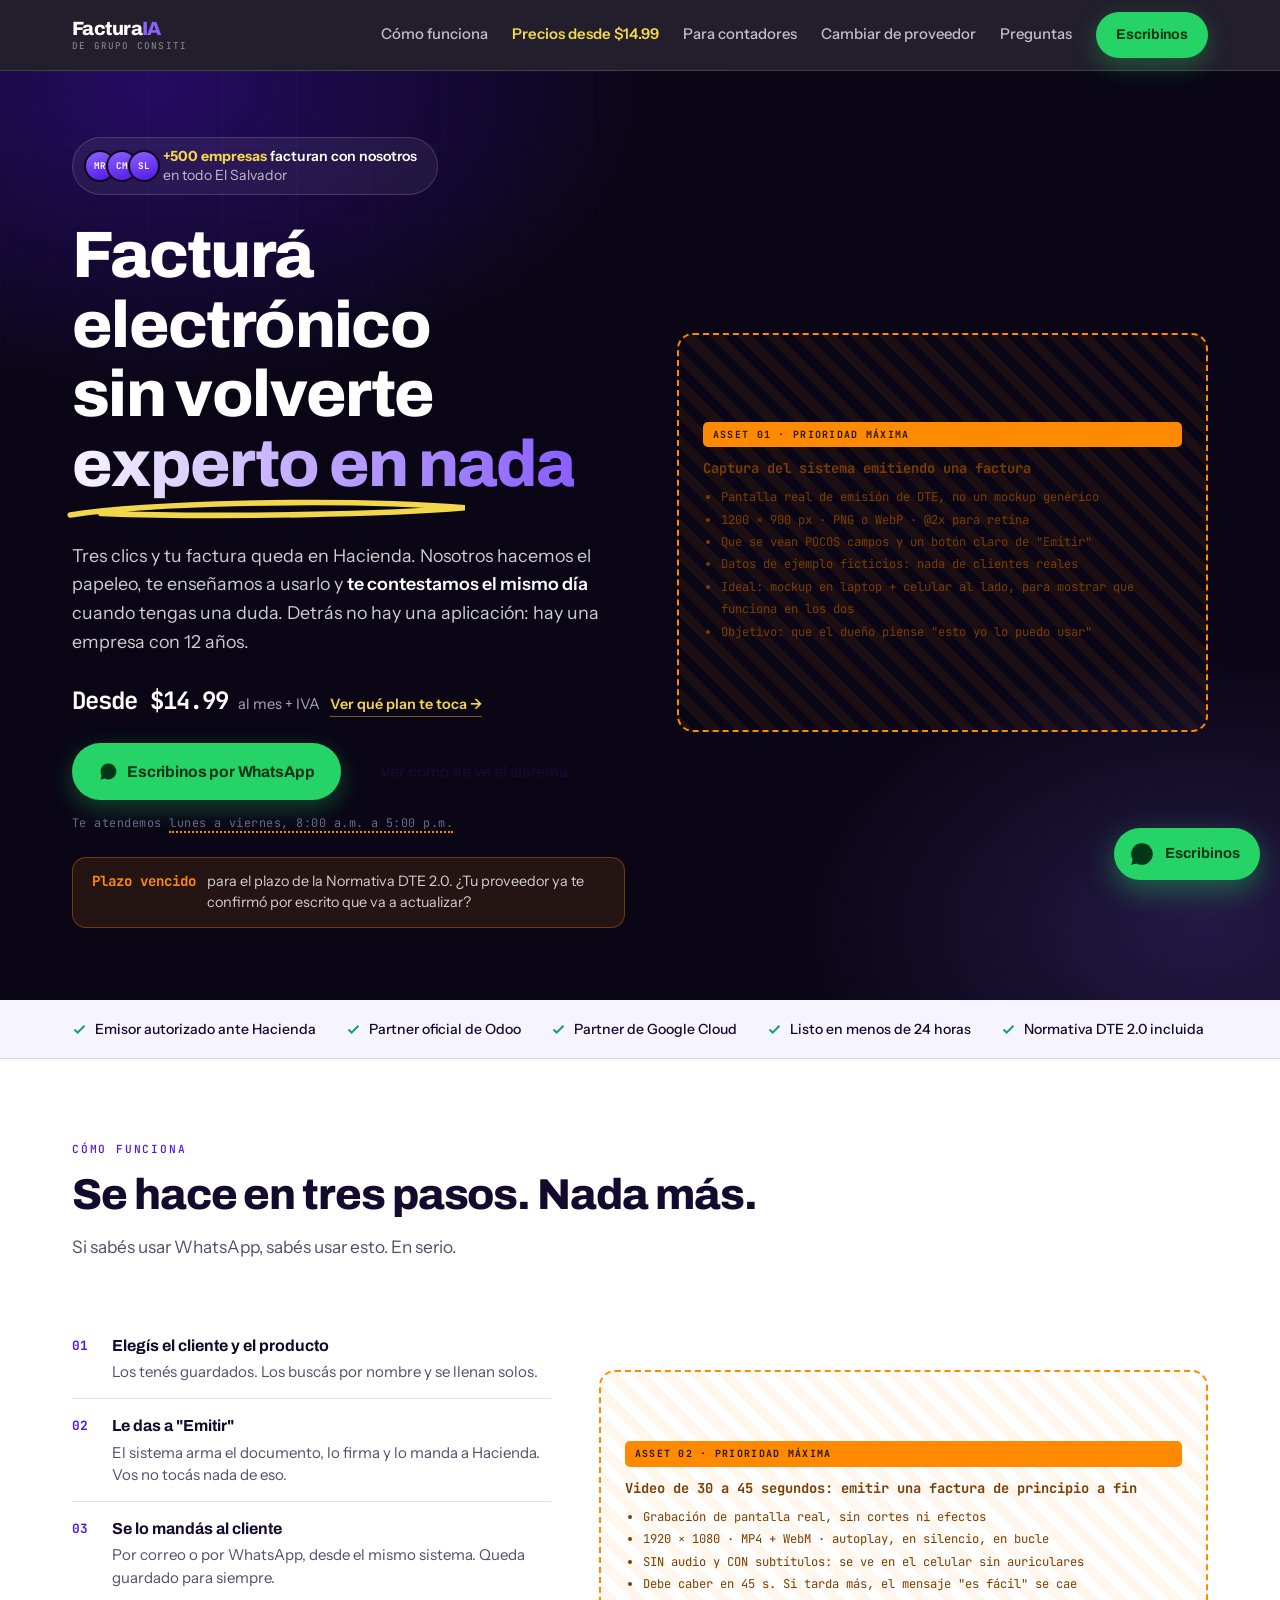
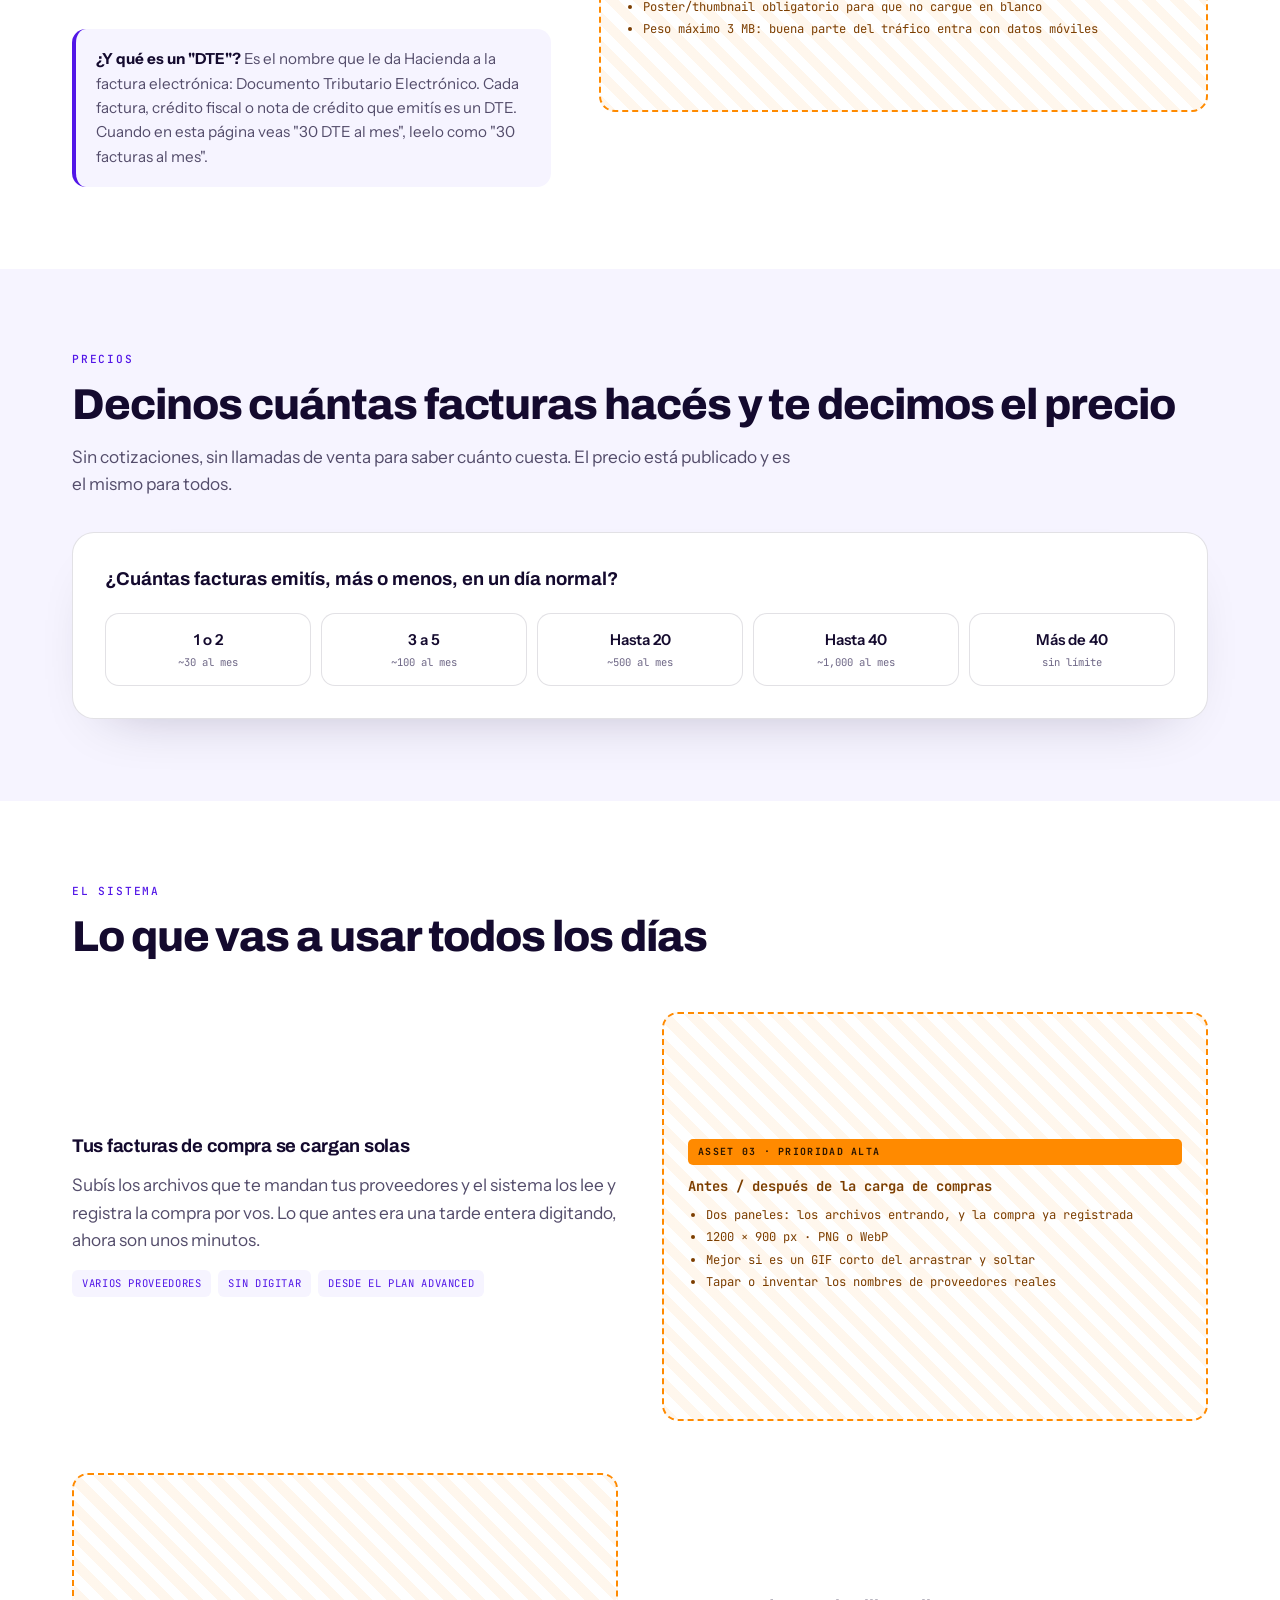
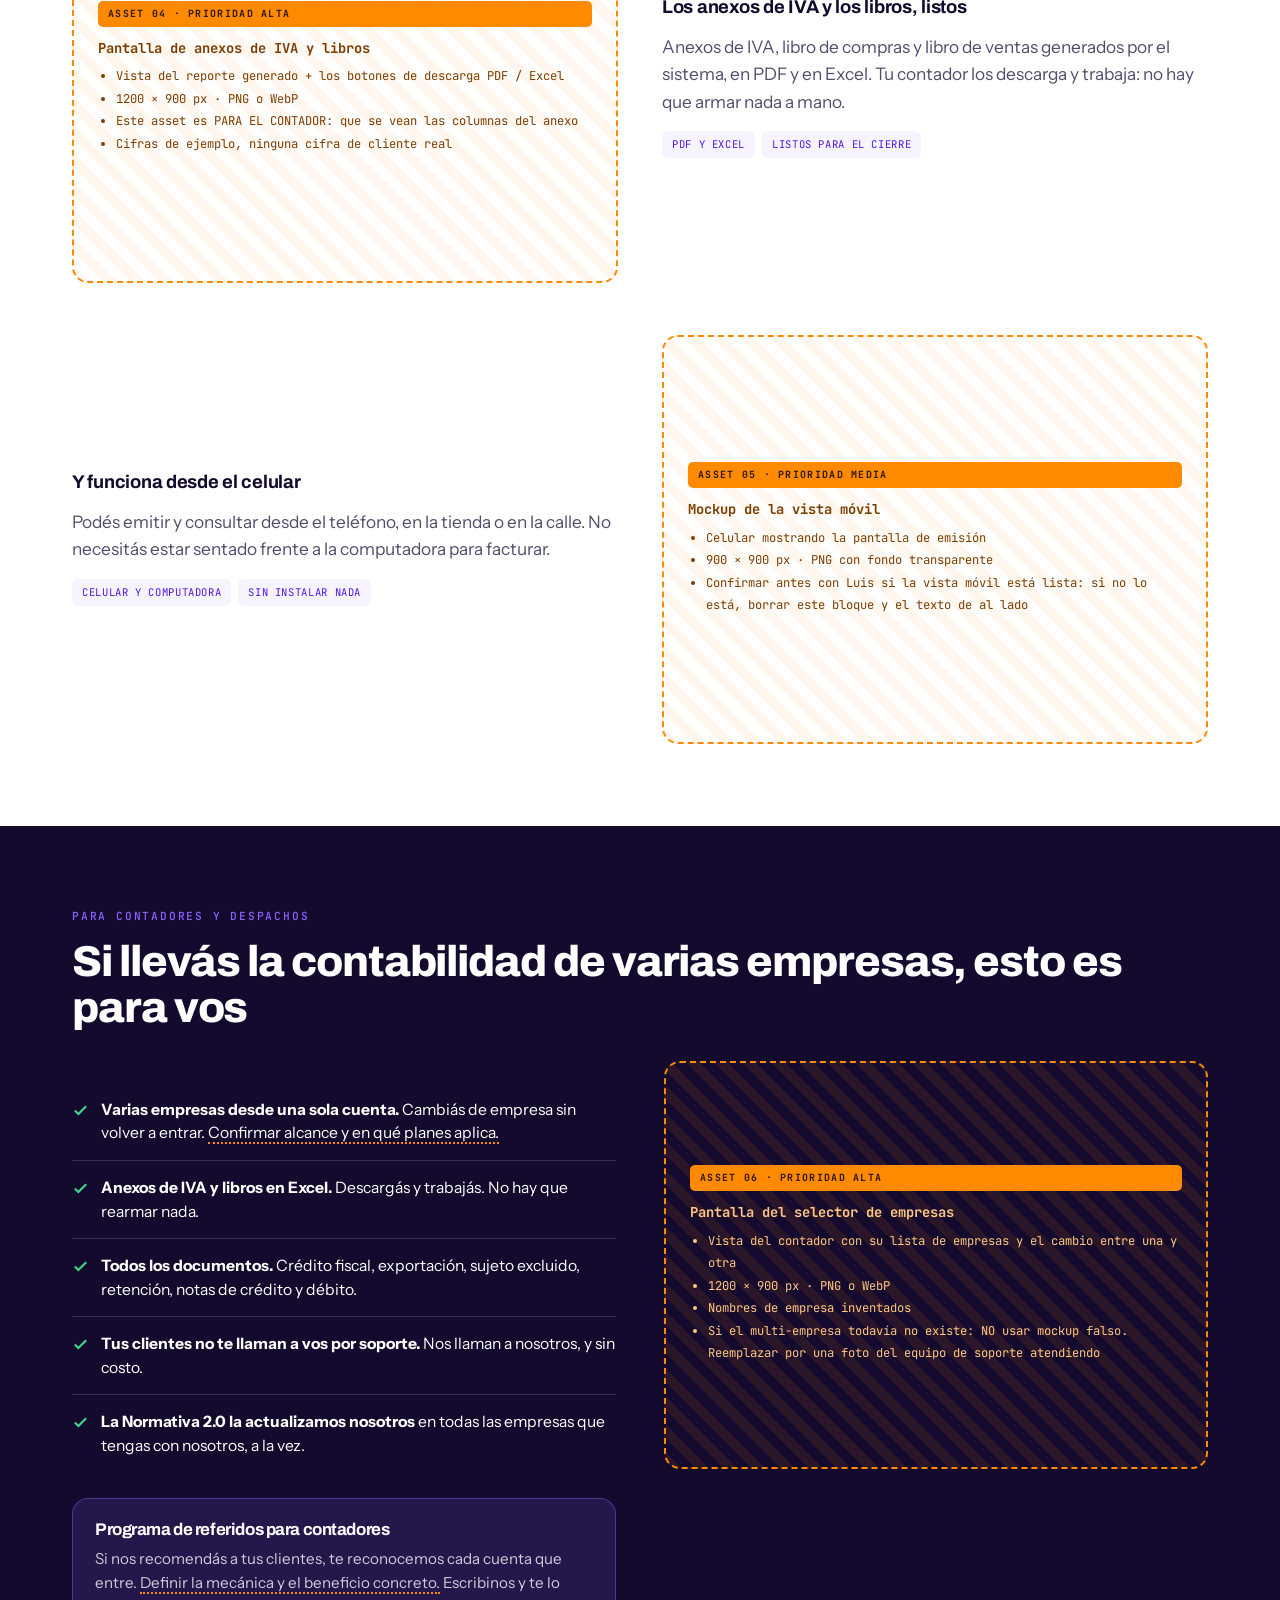
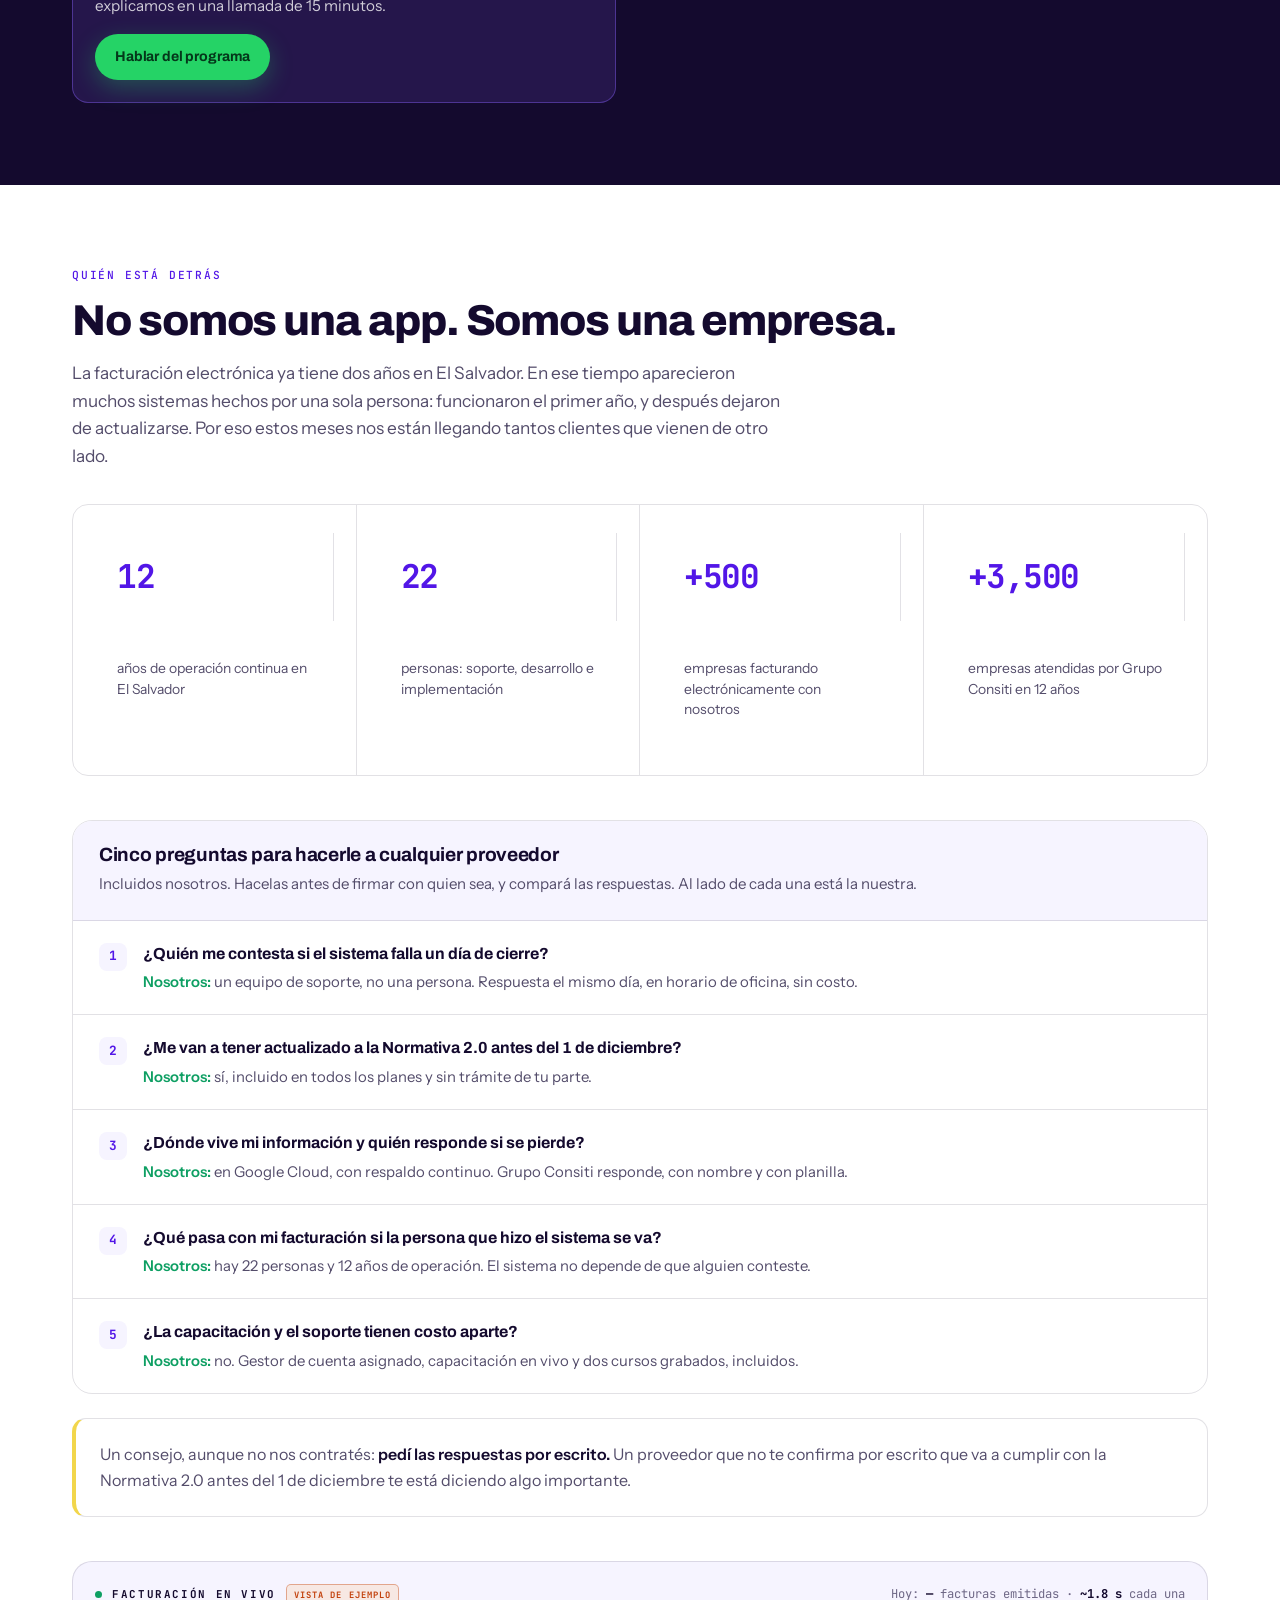
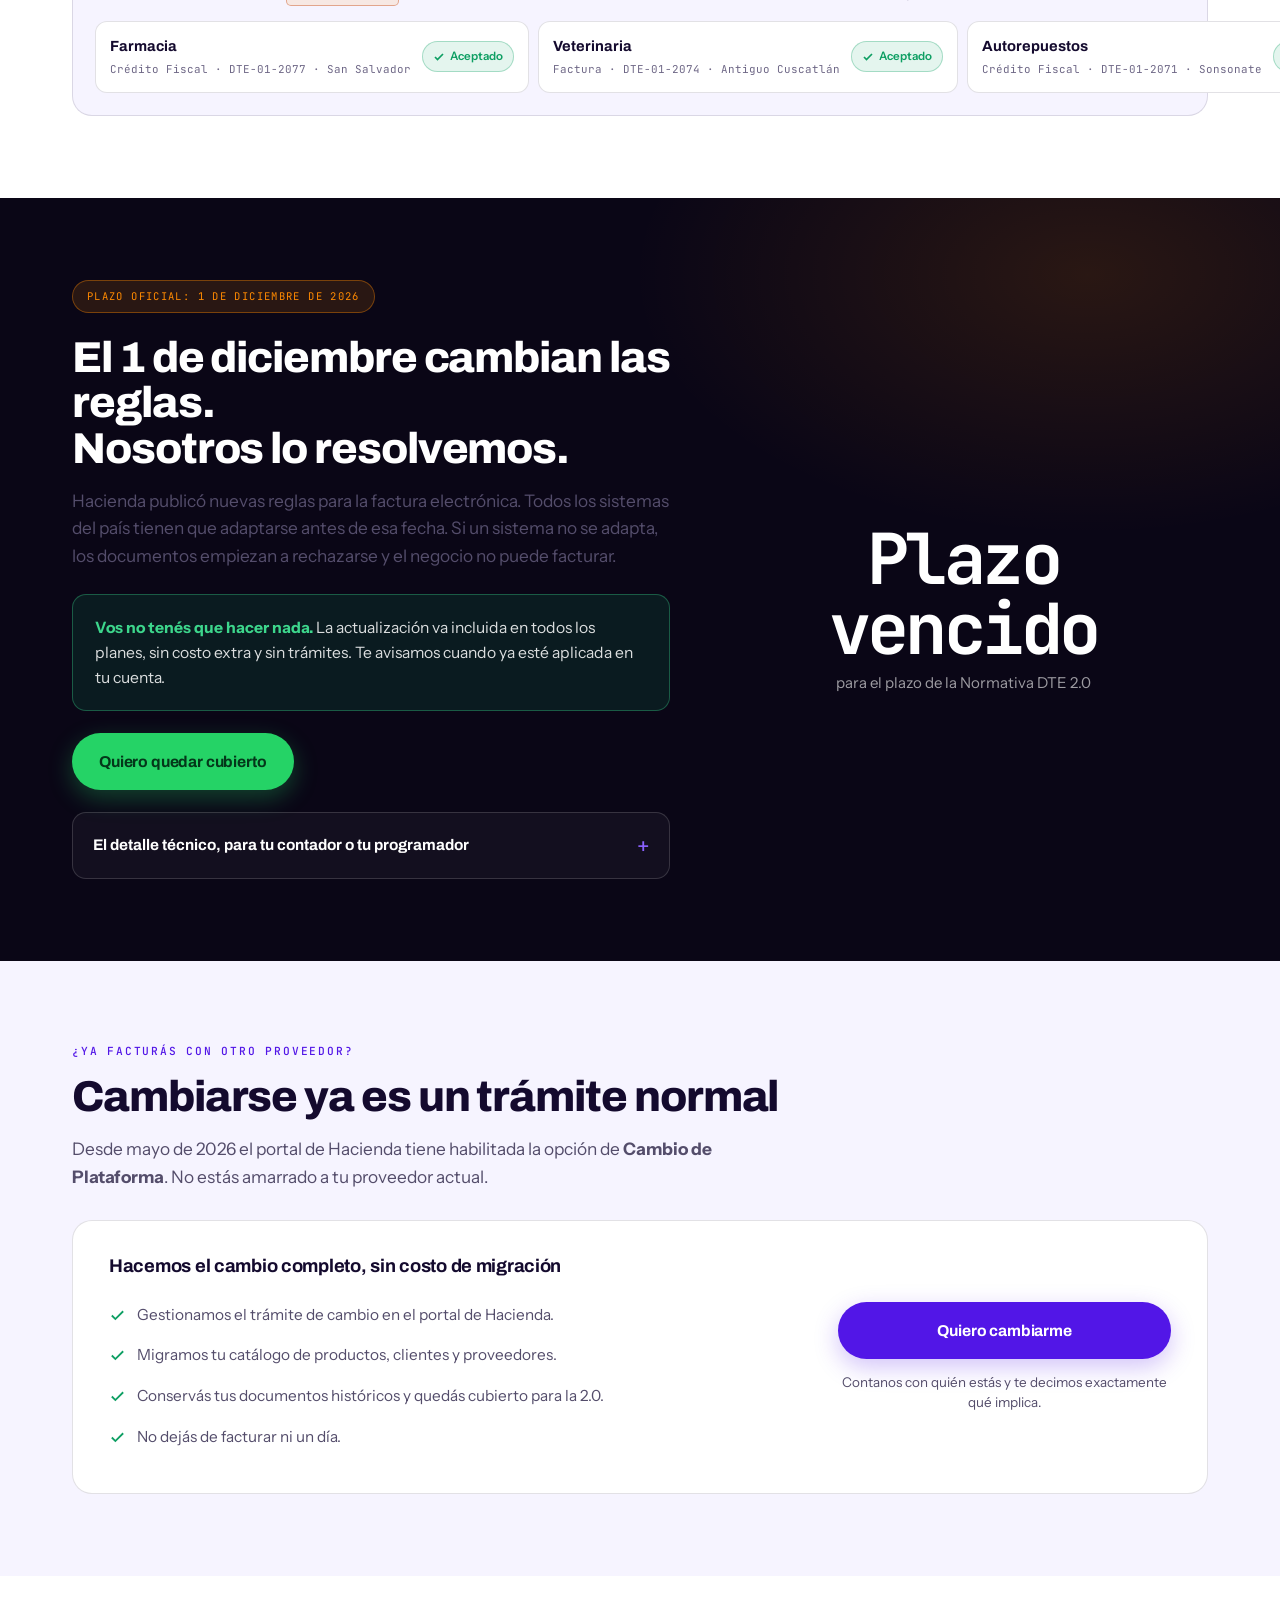
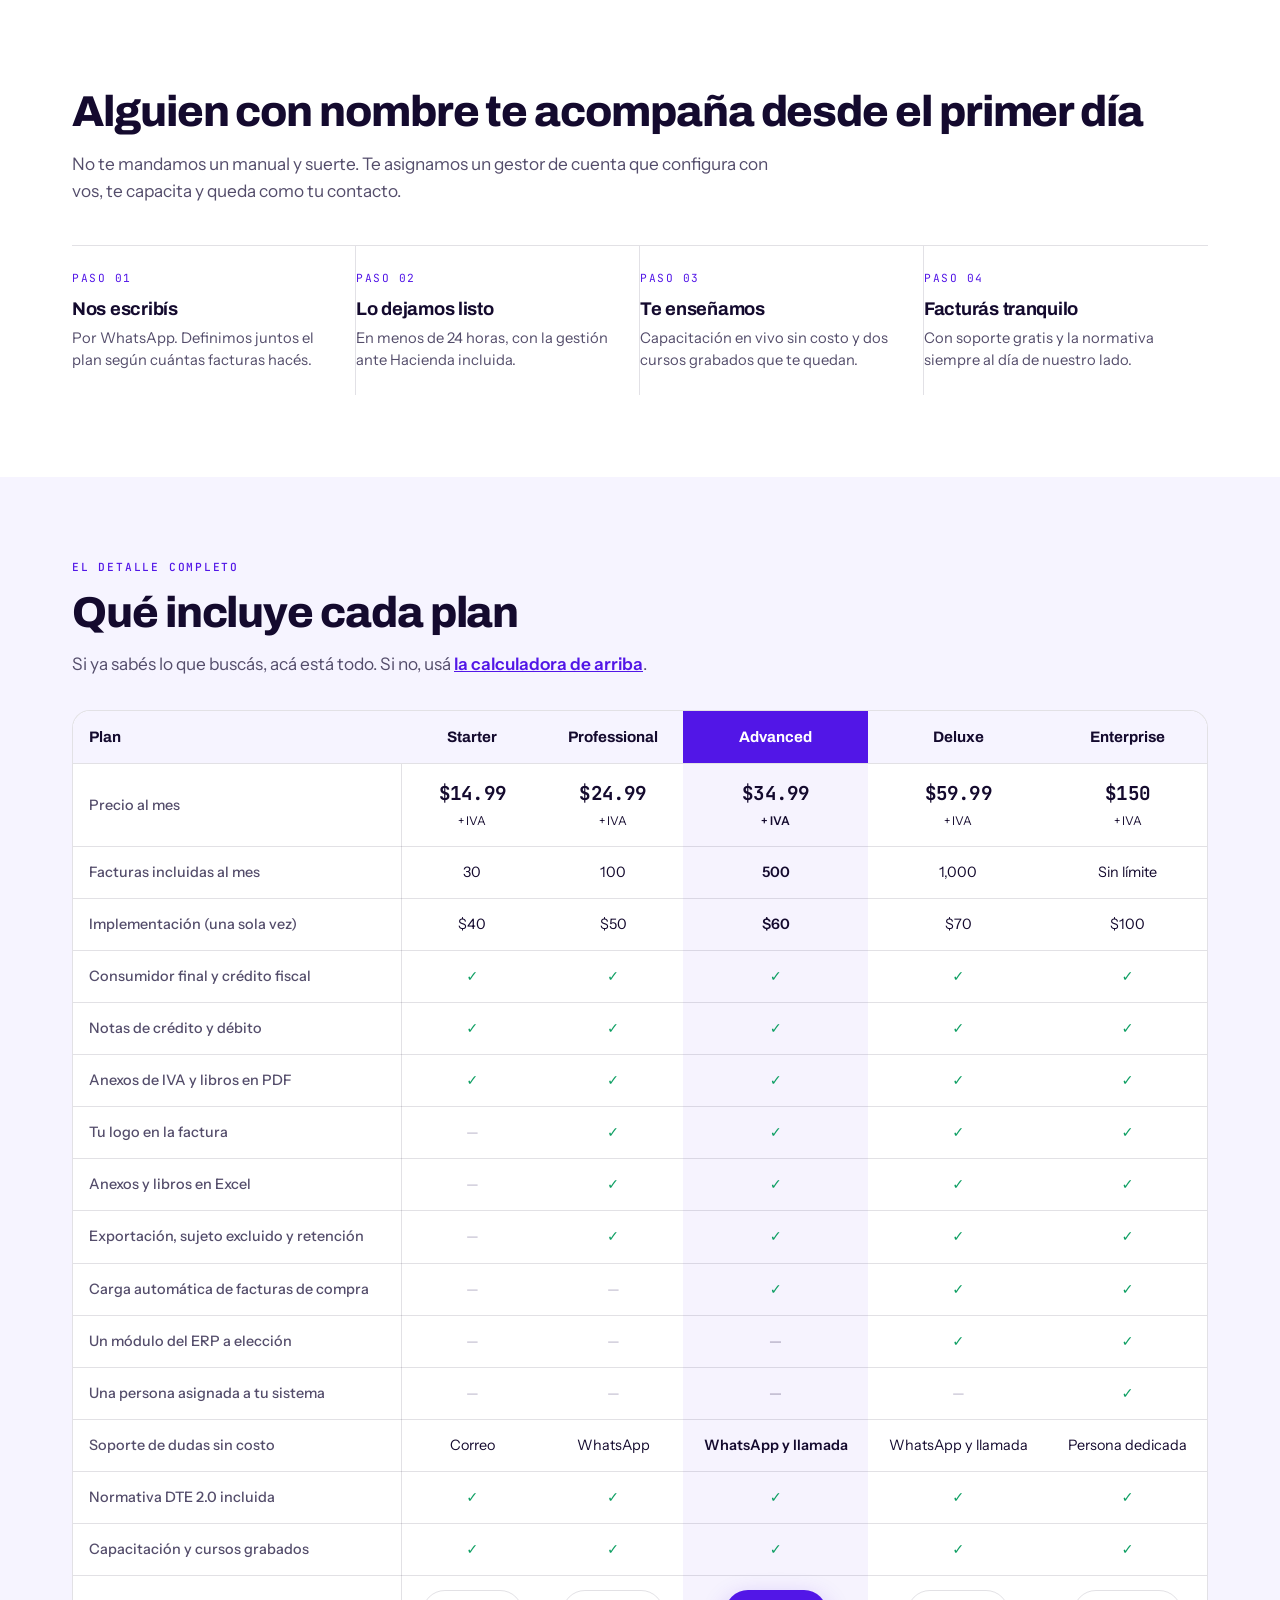
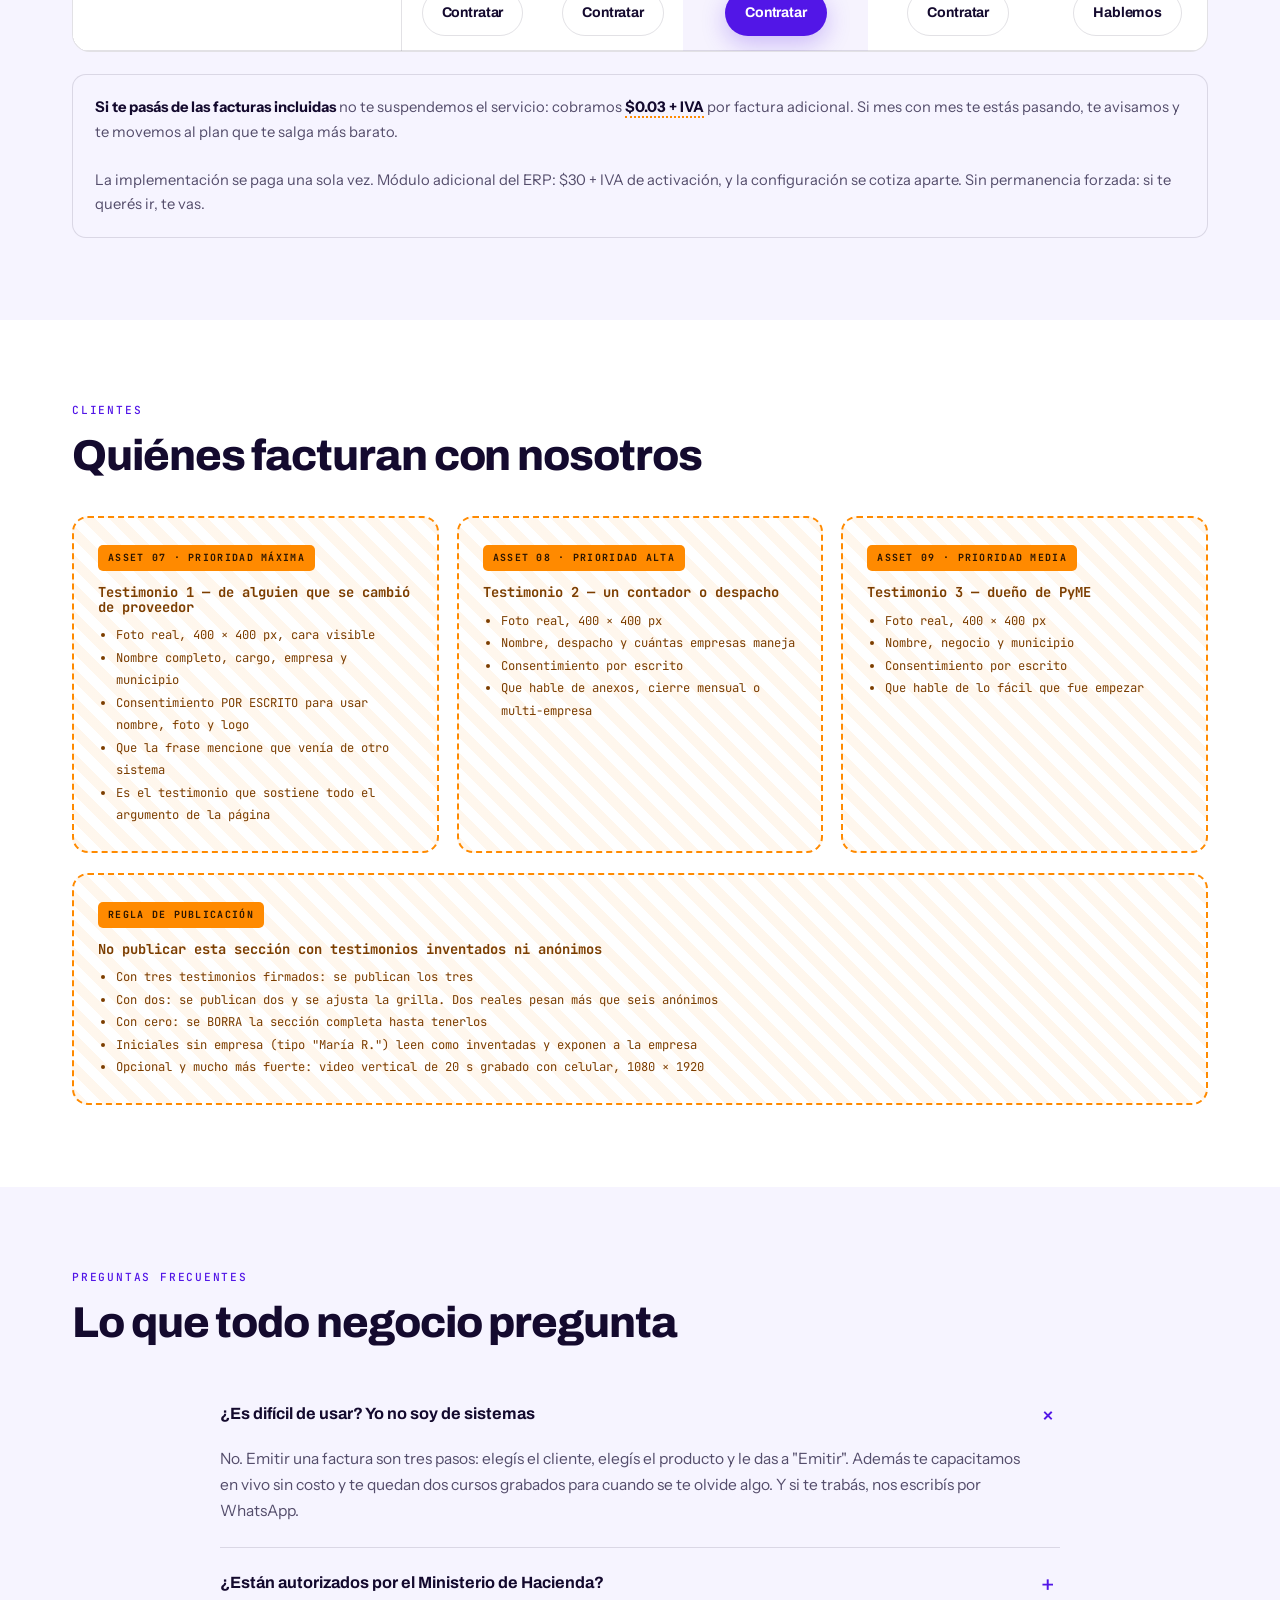
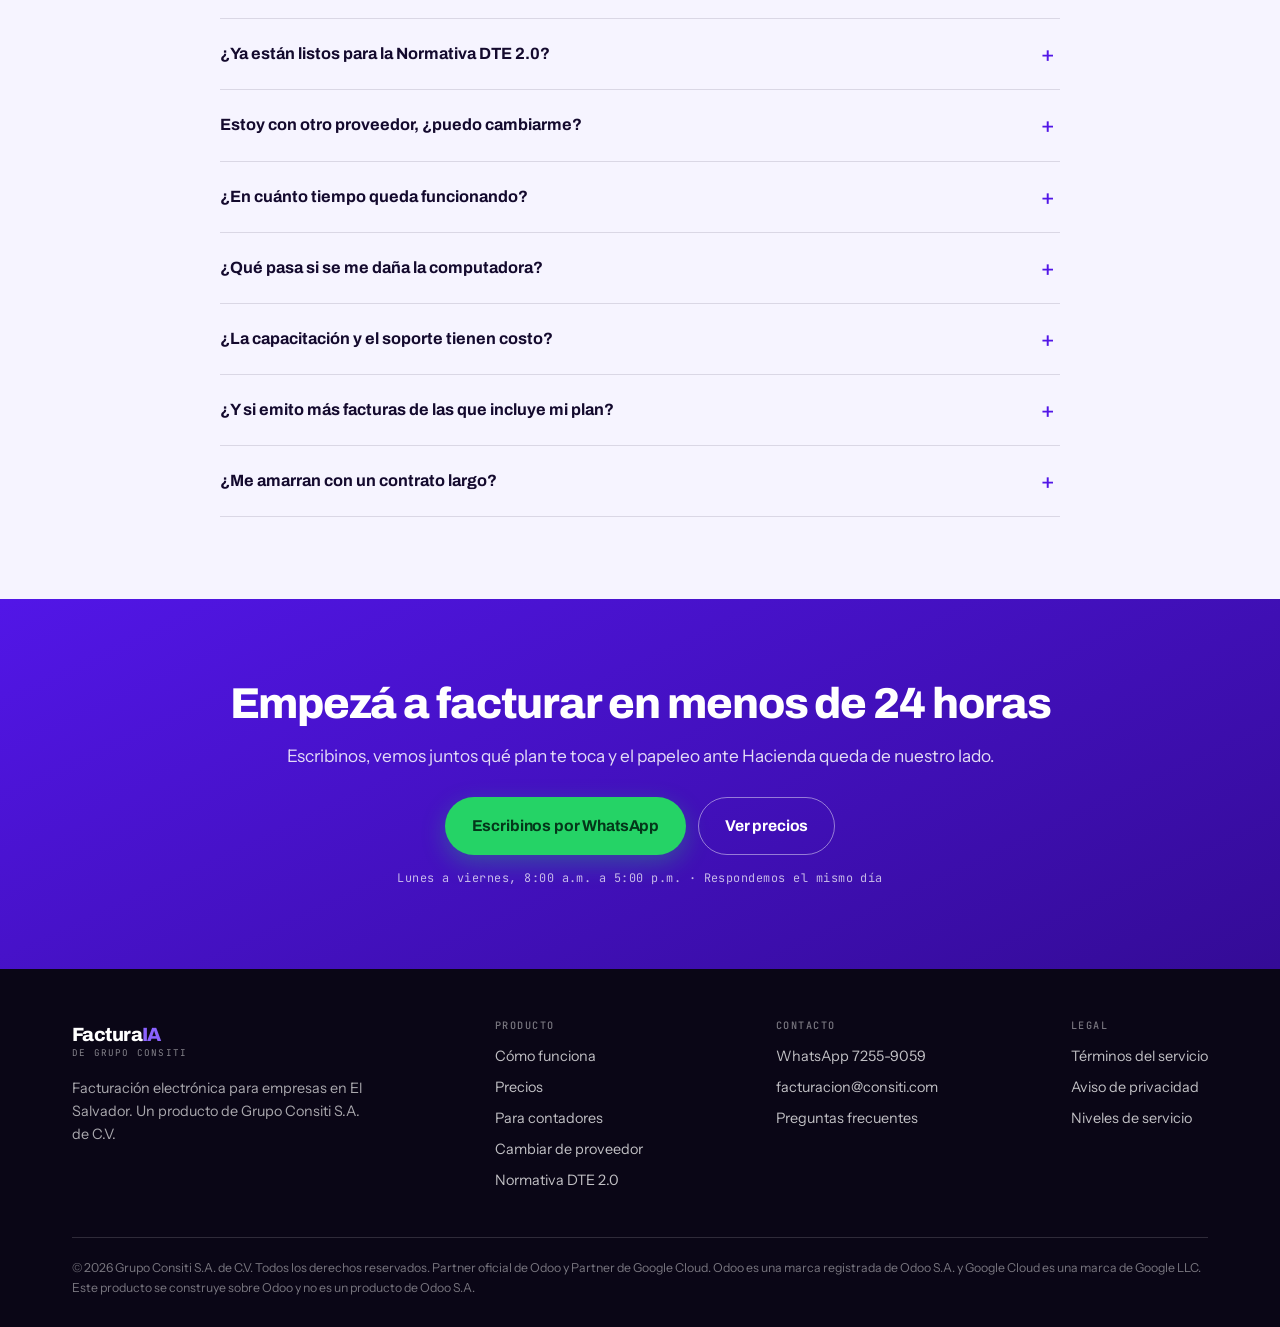
<file: docs/brief/factura-ia-landing-v2_1.html>
<!DOCTYPE html>
<html lang="es-SV">
<head>
<meta charset="UTF-8">
<meta name="viewport" content="width=device-width, initial-scale=1">
<title>Facturación Electrónica DTE El Salvador · desde $14.99 al mes · Grupo Consiti</title>
<meta name="description" content="Facturación electrónica DTE en El Salvador desde $14.99 al mes. Fácil de usar, soporte que contesta el mismo día y una empresa de 12 años detrás. Actualización a la Normativa DTE 2.0 incluida antes del 1 de diciembre de 2026.">
<link rel="canonical" href="https://facturaia.consiti.com/">
<meta name="theme-color" content="#0A0616">
<meta property="og:type" content="website">
<meta property="og:locale" content="es_SV">
<meta property="og:title" content="Facturación Electrónica DTE El Salvador · desde $14.99 al mes">
<meta property="og:description" content="Emitís tu factura en tres clics. Soporte que contesta el mismo día y una empresa con 12 años de operación detrás.">
<meta property="og:url" content="https://facturaia.consiti.com/">
<!-- ASSET: og:image 1200x630 -->
<meta property="og:image" content="/assets/og-facturaia.jpg">
<meta name="twitter:card" content="summary_large_image">

<link rel="preconnect" href="https://fonts.googleapis.com">
<link rel="preconnect" href="https://fonts.gstatic.com" crossorigin>
<link href="https://fonts.googleapis.com/css2?family=Archivo:wght@500;600;700;800&family=Instrument+Sans:wght@400;500;600&family=JetBrains+Mono:wght@400;500;700&display=swap" rel="stylesheet">

<style>
:root{
  --violeta:#5216E7;
  --violeta-hi:#8B62FF;
  --tinta:#140A2E;
  --nube:#F6F4FF;
  --papel:#FFFFFF;
  --noche:#0A0616;
  --sello:#0E9F63;
  --alerta:#C2410C;
  --alerta-vivo:#FF8A00;
  --amarillo:#F2D64B;
  --gris:#544D6B;          /* oscurecido para lectura en celular a plena luz */
  --gris-2:#6E6786;
  --linea:rgba(20,10,46,.12);
  --linea-osc:rgba(255,255,255,.15);
  --wa:#25D366;
  --display:'Archivo',system-ui,sans-serif;
  --texto:'Instrument Sans',system-ui,sans-serif;
  --mono:'JetBrains Mono',ui-monospace,monospace;
  --max:1180px;
}
*{box-sizing:border-box}
html{scroll-behavior:smooth;scroll-padding-top:78px}
body{margin:0;background:var(--papel);color:var(--tinta);font-family:var(--texto);font-size:17px;line-height:1.6;-webkit-font-smoothing:antialiased}
img,video{max-width:100%;display:block}
a{color:inherit}
h1,h2,h3,h4{font-family:var(--display);margin:0;line-height:1.06;letter-spacing:-.025em;font-weight:800}
h1{font-size:clamp(2.3rem,5.4vw,4.1rem)}
h2{font-size:clamp(1.8rem,3.8vw,2.7rem)}
h3{font-size:1.15rem;letter-spacing:-.015em;font-weight:700}
p{margin:0}
.wrap{max-width:var(--max);margin:0 auto;padding:0 22px}
section{padding:82px 0}
@media(max-width:700px){section{padding:58px 0}}
.eyebrow{font-family:var(--mono);font-size:.7rem;font-weight:500;text-transform:uppercase;letter-spacing:.16em;color:var(--violeta);margin-bottom:13px;display:block}
.dark .eyebrow{color:var(--violeta-hi)}
.lede{color:var(--gris);font-size:1.08rem;max-width:60ch;margin-top:15px}
.dark{background:var(--tinta);color:#fff}
.dark .lede{color:rgba(255,255,255,.78)}
.center{text-align:center}
.center .lede{margin-left:auto;margin-right:auto}

/* ============ MARCADOR DE ASSET PARA EL DISEÑADOR ============ */
.asset{
  border:2px dashed var(--alerta-vivo);border-radius:16px;background:
    repeating-linear-gradient(45deg,rgba(255,138,0,.07),rgba(255,138,0,.07) 10px,transparent 10px,transparent 20px);
  padding:24px;position:relative
}
.asset-tag{
  display:inline-block;background:var(--alerta-vivo);color:#2B1500;
  font-family:var(--mono);font-size:.62rem;font-weight:700;letter-spacing:.13em;
  text-transform:uppercase;padding:5px 10px;border-radius:5px;margin-bottom:14px
}
.asset h4{font-family:var(--mono);font-size:.86rem;letter-spacing:0;color:#7C3E00;margin-bottom:10px;font-weight:700}
.asset ul{margin:0;padding-left:18px;font-family:var(--mono);font-size:.76rem;line-height:1.85;color:#7C3E00}
.asset.ratio-43{aspect-ratio:4/3;display:flex;flex-direction:column;justify-content:center}
.asset.ratio-169{aspect-ratio:16/9;display:flex;flex-direction:column;justify-content:center}
.dark .asset h4,.dark .asset ul{color:#FFC781}
.dark .asset{background:repeating-linear-gradient(45deg,rgba(255,138,0,.1),rgba(255,138,0,.1) 10px,transparent 10px,transparent 20px)}
@media(max-width:600px){.asset{padding:18px}.asset ul{font-size:.7rem}.asset.ratio-43,.asset.ratio-169{aspect-ratio:auto}}
/* dato que Rafa debe confirmar antes de publicar */
.rev{border-bottom:2px dotted var(--alerta-vivo);cursor:help}

/* ============ BOTONES ============ */
.btn{display:inline-flex;align-items:center;justify-content:center;gap:9px;font-family:var(--display);font-weight:700;font-size:.98rem;letter-spacing:-.01em;padding:15px 26px;border-radius:999px;border:1.5px solid transparent;text-decoration:none;cursor:pointer;transition:transform .15s,box-shadow .15s,background .15s}
.btn:active{transform:translateY(1px)}
.btn-wa{background:var(--wa);color:#04371A;box-shadow:0 8px 24px rgba(37,211,102,.3)}
.btn-v{background:var(--violeta);color:#fff;box-shadow:0 8px 24px rgba(82,22,231,.26)}
.btn-v:hover{background:#4712C7}
.btn-ghost{background:transparent;color:var(--tinta);border-color:var(--linea)}
.btn-ghost:hover{border-color:var(--violeta);color:var(--violeta)}
.dark .btn-ghost{color:#fff;border-color:var(--linea-osc)}
.btn-sm{padding:11px 19px;font-size:.88rem}
a:focus-visible,button:focus-visible,input:focus-visible,select:focus-visible,summary:focus-visible{outline:3px solid var(--violeta-hi);outline-offset:3px;border-radius:6px}
.horario{font-family:var(--mono);font-size:.74rem;letter-spacing:.04em;color:var(--gris-2);margin-top:14px}
.dark .horario{color:rgba(255,255,255,.55)}

/* ============ NAV con menú móvil ============ */
header.nav{position:sticky;top:0;z-index:70;background:rgba(10,6,22,.9);backdrop-filter:blur(14px);border-bottom:1px solid var(--linea-osc)}
.nav-in{display:flex;align-items:center;gap:24px;height:70px}
.mark{display:flex;flex-direction:column;text-decoration:none;line-height:1}
.mark b{font-family:var(--display);font-weight:800;font-size:1.2rem;letter-spacing:-.03em;color:#fff}
.mark b i{font-style:normal;color:var(--violeta-hi)}
.mark span{font-family:var(--mono);font-size:.58rem;letter-spacing:.13em;text-transform:uppercase;color:rgba(255,255,255,.5);margin-top:4px}
.nav-links{display:flex;gap:24px;margin-left:auto;font-size:.93rem;font-weight:500}
.nav-links a{text-decoration:none;color:rgba(255,255,255,.72)}
.nav-links a:hover{color:#fff}
.nav-links a.precio-nav{color:var(--amarillo);font-weight:600}
.burger{display:none;margin-left:auto;background:transparent;border:1px solid var(--linea-osc);border-radius:10px;padding:9px 11px;cursor:pointer}
.burger svg{display:block;color:#fff}
.drawer{display:none;background:var(--noche);border-bottom:1px solid var(--linea-osc);padding:8px 22px 20px}
.drawer.abierto{display:block}
.drawer a{display:block;padding:14px 0;color:rgba(255,255,255,.85);text-decoration:none;font-weight:500;border-bottom:1px solid var(--linea-osc)}
.drawer .btn{width:100%;margin-top:18px}
@media(max-width:940px){
  .nav-links{display:none}
  .burger{display:block}
  .nav-in .btn{display:none}
}

/* ============ HERO ============ */
.hero{position:relative;overflow:hidden;background:var(--noche);color:#fff;padding:66px 0 72px}
.hero:before{content:"";position:absolute;inset:0;pointer-events:none;background:radial-gradient(760px 460px at 12% 2%,rgba(82,22,231,.36),transparent 66%),radial-gradient(600px 400px at 94% 92%,rgba(139,98,255,.2),transparent 68%)}
.hero:after{content:"";position:absolute;inset:0;pointer-events:none;opacity:.45;background-image:linear-gradient(rgba(255,255,255,.05) 1px,transparent 1px),linear-gradient(90deg,rgba(255,255,255,.05) 1px,transparent 1px);background-size:74px 74px;mask-image:radial-gradient(880px 500px at 18% 8%,#000,transparent 72%);-webkit-mask-image:radial-gradient(880px 500px at 18% 8%,#000,transparent 72%)}
.hero .wrap{position:relative;z-index:2}
.hero-grid{display:grid;grid-template-columns:1.02fr .98fr;gap:52px;align-items:center}
@media(max-width:1000px){.hero-grid{grid-template-columns:1fr;gap:36px}}
.social{display:inline-flex;align-items:center;gap:13px;padding:9px 20px 9px 11px;border-radius:999px;background:rgba(255,255,255,.06);border:1px solid var(--linea-osc)}
.avatares{display:flex}
.avatares span{width:32px;height:32px;border-radius:50%;margin-right:-10px;background:linear-gradient(160deg,var(--violeta-hi),var(--violeta));border:2px solid var(--noche);display:flex;align-items:center;justify-content:center;font-family:var(--mono);font-size:.58rem;font-weight:700;color:#fff}
.social-txt{font-size:.88rem;line-height:1.35;color:rgba(255,255,255,.7)}
.social-txt b{display:block;color:#fff;font-weight:600}
.social-txt b em{font-style:normal;color:var(--amarillo);font-weight:700}
.hero h1{margin-top:26px}
.grad{background:linear-gradient(94deg,#F4EFFF 4%,#C0A8FF 48%,#8B62FF 96%);-webkit-background-clip:text;background-clip:text;color:transparent}
.trazo{display:block;margin:-4px 0 0 -8px;max-width:min(420px,74%);height:auto;color:var(--amarillo)}
.hero-sub{color:rgba(255,255,255,.8);font-size:1.12rem;max-width:50ch;margin-top:20px}
.hero-sub b{color:#fff;font-weight:600}
.precio-ancla{display:flex;align-items:baseline;gap:10px;margin-top:26px;flex-wrap:wrap}
.precio-ancla .p{font-family:var(--mono);font-weight:700;font-size:1.5rem;color:#fff;letter-spacing:-.04em}
.precio-ancla .t{font-size:.92rem;color:rgba(255,255,255,.65)}
.precio-ancla a{color:var(--amarillo);font-size:.9rem;font-weight:600;text-decoration:none;border-bottom:1px solid rgba(242,214,75,.45)}
.hero-cta{display:flex;flex-wrap:wrap;gap:12px;margin-top:22px}
.plazo-hero{display:inline-flex;align-items:flex-start;gap:11px;margin-top:24px;padding:13px 19px;border-radius:14px;background:rgba(255,138,0,.11);border:1px solid rgba(255,138,0,.34);font-size:.9rem;color:rgba(255,255,255,.8);text-decoration:none;line-height:1.5}
.plazo-hero b{font-family:var(--mono);color:var(--alerta-vivo);font-size:.88rem;white-space:nowrap}
.plazo-hero:hover{background:rgba(255,138,0,.17)}

/* ============ FRANJA ============ */
.franja{border-bottom:1px solid var(--linea);background:var(--nube)}
.franja-in{display:flex;flex-wrap:wrap;align-items:center;gap:14px 30px;padding:18px 22px}
.franja-in span{display:inline-flex;align-items:center;gap:8px;font-size:.88rem;font-weight:500;color:var(--tinta)}
.franja-in svg{flex:0 0 15px;width:15px;height:15px;color:var(--sello)}

/* ============ QUÉ ES ============ */
.queEs-grid{display:grid;grid-template-columns:.88fr 1.12fr;gap:48px;align-items:center}
@media(max-width:920px){.queEs-grid{grid-template-columns:1fr;gap:32px}}
.simple{list-style:none;padding:0;margin:24px 0 0}
.simple li{display:flex;gap:14px;padding:14px 0;border-bottom:1px solid var(--linea)}
.simple li:last-child{border-bottom:none}
.simple .n{font-family:var(--mono);font-weight:700;font-size:.8rem;color:var(--violeta);flex:0 0 26px;padding-top:3px}
.simple b{font-family:var(--display);font-size:1rem;display:block}
.simple p{font-size:.94rem;color:var(--gris);margin-top:3px;line-height:1.5}
.glosario{margin-top:26px;padding:18px 20px;border-radius:14px;background:var(--nube);border-left:4px solid var(--violeta);font-size:.95rem;line-height:1.6;color:var(--gris)}
.glosario b{color:var(--tinta)}

/* ============ CALCULADORA DE PLAN ============ */
.calc{background:var(--nube)}
.calc-box{background:var(--papel);border:1px solid var(--linea);border-radius:22px;padding:32px;margin-top:34px;box-shadow:0 24px 60px -36px rgba(20,10,46,.3)}
@media(max-width:600px){.calc-box{padding:22px}}
.calc-preg{font-family:var(--display);font-weight:700;font-size:1.16rem;margin-bottom:18px}
.opciones{display:grid;grid-template-columns:repeat(5,1fr);gap:10px}
@media(max-width:900px){.opciones{grid-template-columns:1fr 1fr}}
@media(max-width:420px){.opciones{grid-template-columns:1fr}}
.opciones button{
  font-family:var(--texto);font-size:.94rem;font-weight:600;color:var(--tinta);
  background:var(--papel);border:1.5px solid var(--linea);border-radius:14px;
  padding:16px 12px;cursor:pointer;text-align:center;line-height:1.35;transition:all .16s
}
.opciones button small{display:block;font-family:var(--mono);font-size:.66rem;font-weight:400;color:var(--gris-2);margin-top:5px}
.opciones button:hover{border-color:var(--violeta-hi)}
.opciones button.on{background:var(--violeta);border-color:var(--violeta);color:#fff}
.opciones button.on small{color:rgba(255,255,255,.75)}
.resultado{display:none;margin-top:26px;padding-top:26px;border-top:1px solid var(--linea)}
.resultado.ver{display:block;animation:sube .4s ease both}
@keyframes sube{from{opacity:0;transform:translateY(10px)}to{opacity:1;transform:none}}
.res-grid{display:grid;grid-template-columns:1fr auto;gap:26px;align-items:center}
@media(max-width:760px){.res-grid{grid-template-columns:1fr;gap:18px}}
.res-plan{font-family:var(--mono);font-size:.68rem;letter-spacing:.15em;text-transform:uppercase;color:var(--violeta)}
.res-nombre{font-family:var(--display);font-weight:800;font-size:1.7rem;letter-spacing:-.03em;margin-top:6px}
.res-detalle{font-size:.95rem;color:var(--gris);margin-top:8px;line-height:1.55}
.res-precio{text-align:right}
@media(max-width:760px){.res-precio{text-align:left}}
.res-precio .p{font-family:var(--mono);font-weight:700;font-size:2.5rem;letter-spacing:-.05em;line-height:1;color:var(--violeta)}
.res-precio .m{font-family:var(--mono);font-size:.7rem;color:var(--gris-2);margin-top:7px}
.res-cta{display:flex;flex-wrap:wrap;gap:11px;margin-top:22px}

/* ============ PRODUCTO ============ */
.prod-fila{display:grid;grid-template-columns:1fr 1fr;gap:44px;align-items:center;margin-top:52px}
.prod-fila:nth-child(even) .prod-txt{order:2}
@media(max-width:900px){.prod-fila{grid-template-columns:1fr;gap:26px;margin-top:40px}.prod-fila:nth-child(even) .prod-txt{order:0}}
.tags{display:flex;flex-wrap:wrap;gap:7px;margin-top:16px}
.tag{font-family:var(--mono);font-size:.66rem;letter-spacing:.06em;text-transform:uppercase;padding:5px 10px;border-radius:6px;background:var(--nube);color:var(--violeta)}

/* ============ CONTADORES ============ */
.conta{background:var(--tinta);color:#fff}
.conta-grid{display:grid;grid-template-columns:1fr 1fr;gap:48px;align-items:start}
@media(max-width:900px){.conta-grid{grid-template-columns:1fr;gap:32px}}
.conta-list{list-style:none;padding:0;margin:22px 0 0}
.conta-list li{display:flex;gap:12px;padding:15px 0;border-bottom:1px solid var(--linea-osc);font-size:.98rem;line-height:1.5}
.conta-list li:last-child{border-bottom:none}
.conta-list svg{flex:0 0 17px;width:17px;height:17px;margin-top:4px;color:#3DD68C}
.referido{margin-top:26px;padding:22px;border-radius:16px;background:rgba(139,98,255,.14);border:1px solid rgba(139,98,255,.4)}
.referido h4{font-family:var(--display);font-size:1.06rem;font-weight:700;margin-bottom:8px}
.referido p{font-size:.95rem;color:rgba(255,255,255,.78);line-height:1.55}

/* ============ EMPRESA DETRÁS ============ */
.cifras{display:grid;grid-template-columns:repeat(4,1fr);border:1px solid var(--linea);border-radius:16px;overflow:hidden;margin-top:34px}
@media(max-width:760px){.cifras{grid-template-columns:1fr 1fr}}
.cifras div{padding:28px 22px;border-right:1px solid var(--linea)}
.cifras div:last-child{border-right:none}
@media(max-width:760px){.cifras div:nth-child(2n){border-right:none}.cifras div:nth-child(-n+2){border-bottom:1px solid var(--linea)}}
.cifras .n{font-family:var(--mono);font-weight:700;font-size:2.05rem;letter-spacing:-.045em;color:var(--violeta);line-height:1}
.cifras .l{font-size:.87rem;color:var(--gris);margin-top:9px;line-height:1.45}
.preguntas{margin-top:44px;border:1px solid var(--linea);border-radius:20px;overflow:hidden}
.preguntas-cab{padding:24px 26px;background:var(--nube);border-bottom:1px solid var(--linea)}
.preguntas-cab h3{font-size:1.2rem}
.preguntas-cab p{font-size:.94rem;color:var(--gris);margin-top:7px;line-height:1.55}
.preguntas ol{list-style:none;counter-reset:q;padding:0;margin:0}
.preguntas li{counter-increment:q;display:flex;gap:16px;padding:20px 26px;border-bottom:1px solid var(--linea)}
.preguntas li:last-child{border-bottom:none}
.preguntas li:before{content:counter(q);font-family:var(--mono);font-weight:700;font-size:.8rem;color:var(--violeta);background:var(--nube);width:28px;height:28px;border-radius:8px;display:flex;align-items:center;justify-content:center;flex:0 0 28px;margin-top:2px}
.preguntas b{font-family:var(--display);font-size:1rem;display:block;font-weight:700}
.preguntas .resp{font-size:.93rem;color:var(--gris);margin-top:5px;line-height:1.55}
.preguntas .resp em{font-style:normal;color:var(--sello);font-weight:600}
.escrito{margin-top:24px;padding:22px 24px;border-radius:14px;background:var(--papel);border:1px solid var(--linea);border-left:4px solid var(--amarillo);font-size:1rem;line-height:1.65;color:var(--gris)}
.escrito b{color:var(--tinta);font-weight:600}

/* ============ FEED compacto ============ */
.vivo{margin-top:44px;background:var(--nube);border:1px solid var(--linea);border-radius:20px;padding:22px}
.vivo-head{display:flex;align-items:center;justify-content:space-between;gap:12px;flex-wrap:wrap;margin-bottom:15px}
.vivo-head .t{display:flex;align-items:center;gap:10px;font-family:var(--mono);font-size:.68rem;font-weight:700;letter-spacing:.15em;text-transform:uppercase;color:var(--tinta)}
.dot{width:7px;height:7px;border-radius:50%;background:var(--sello);animation:latido 2.4s ease-in-out infinite}
@keyframes latido{0%,100%{opacity:1;transform:scale(1)}50%{opacity:.35;transform:scale(.78)}}
.demo{font-family:var(--mono);font-size:.55rem;letter-spacing:.12em;text-transform:uppercase;color:var(--alerta);border:1px solid rgba(194,65,12,.4);background:rgba(255,138,0,.11);padding:3px 7px;border-radius:5px}
.vivo-head .c{font-family:var(--mono);font-size:.76rem;color:var(--gris-2)}
.vivo-head .c b{color:var(--tinta)}
.feed{display:grid;grid-template-columns:repeat(3,1fr);gap:9px}
@media(max-width:820px){.feed{grid-template-columns:1fr}.feed>*:nth-child(n+3){display:none}}
.dte{display:flex;align-items:center;gap:11px;padding:13px 14px;border-radius:12px;background:var(--papel);border:1px solid var(--linea);animation:entra .5s ease both}
@keyframes entra{from{opacity:0;transform:translateY(-8px)}to{opacity:1;transform:none}}
.dte-txt{flex:1;min-width:0}
.dte-txt b{font-family:var(--display);font-weight:700;font-size:.92rem;display:block}
.dte-txt span{font-family:var(--mono);font-size:.68rem;color:var(--gris-2);display:block;margin-top:3px;white-space:nowrap;overflow:hidden;text-overflow:ellipsis}
.sello-ok{flex:0 0 auto;display:flex;align-items:center;gap:5px;padding:5px 10px;border-radius:999px;background:rgba(14,159,99,.11);border:1px solid rgba(14,159,99,.3);font-size:.72rem;font-weight:600;color:var(--sello)}

/* ============ NORMATIVA ============ */
.norma{background:var(--noche);color:#fff;position:relative;overflow:hidden}
.norma:before{content:"";position:absolute;inset:0;background:radial-gradient(700px 400px at 85% 10%,rgba(255,138,0,.13),transparent 65%);pointer-events:none}
.norma .wrap{position:relative;z-index:2}
.chip{display:inline-flex;align-items:center;gap:8px;padding:7px 14px;border-radius:999px;background:rgba(255,138,0,.13);border:1px solid rgba(255,138,0,.38);font-family:var(--mono);font-size:.66rem;letter-spacing:.13em;text-transform:uppercase;color:var(--alerta-vivo)}
.norma-grid{display:grid;grid-template-columns:1.1fr .9fr;gap:48px;align-items:center;margin-top:22px}
@media(max-width:900px){.norma-grid{grid-template-columns:1fr;gap:32px}}
.reloj{font-family:var(--mono);font-weight:700;font-size:clamp(2.6rem,7vw,4.4rem);letter-spacing:-.05em;line-height:1;color:#fff}
.reloj small{display:block;font-family:var(--texto);font-size:.94rem;font-weight:400;letter-spacing:0;color:rgba(255,255,255,.6);margin-top:10px}
.incluido{margin-top:24px;padding:20px 22px;border-radius:14px;background:rgba(14,159,99,.14);border:1px solid rgba(61,214,140,.34);font-size:.98rem;line-height:1.6;color:rgba(255,255,255,.85)}
.incluido b{color:#3DD68C}
details.tecnico{margin-top:22px;border:1px solid var(--linea-osc);border-radius:14px;background:rgba(255,255,255,.04)}
details.tecnico summary{padding:16px 20px;cursor:pointer;list-style:none;font-family:var(--display);font-weight:700;font-size:.96rem;display:flex;align-items:center;gap:10px}
details.tecnico summary::-webkit-details-marker{display:none}
details.tecnico summary:after{content:"+";margin-left:auto;font-family:var(--mono);font-size:1.3rem;color:var(--violeta-hi);font-weight:400}
details.tecnico[open] summary:after{content:"–"}
details.tecnico .cuerpo{padding:0 20px 20px}
details.tecnico ul{margin:0;padding-left:20px;font-size:.92rem;line-height:1.75;color:rgba(255,255,255,.7)}
details.tecnico code{font-family:var(--mono);font-size:.84rem;color:var(--violeta-hi)}

/* ============ MIGRACIÓN ============ */
.migra{background:var(--nube)}
.migra-card{background:var(--papel);border:1px solid var(--linea);border-radius:20px;padding:36px;display:grid;grid-template-columns:1.35fr .65fr;gap:38px;align-items:center;margin-top:30px}
@media(max-width:860px){.migra-card{grid-template-columns:1fr;gap:24px;padding:26px}}
.pasos-migra{list-style:none;padding:0;margin:18px 0 0;font-size:.96rem}
.pasos-migra li{display:flex;gap:11px;padding:8px 0;color:var(--gris)}
.pasos-migra svg{flex:0 0 17px;width:17px;height:17px;margin-top:4px;color:var(--sello)}

/* ============ PASOS ============ */
.pasos{display:grid;grid-template-columns:repeat(4,1fr);margin-top:40px;border-top:1px solid var(--linea)}
@media(max-width:860px){.pasos{grid-template-columns:1fr 1fr}}
@media(max-width:520px){.pasos{grid-template-columns:1fr}}
.paso{padding:24px 22px 24px 0;border-right:1px solid var(--linea)}
.paso:last-child{border-right:none}
.paso .num{font-family:var(--mono);font-size:.7rem;color:var(--violeta);letter-spacing:.14em;margin-bottom:12px}
.paso p{font-size:.92rem;color:var(--gris);margin-top:7px;line-height:1.5}

/* ============ TABLA DE PLANES ============ */
.tabla-wrap{margin-top:32px;border:1px solid var(--linea);border-radius:18px;overflow:auto;background:var(--papel);-webkit-overflow-scrolling:touch}
table{border-collapse:collapse;width:100%;min-width:760px;font-size:.9rem}
th,td{padding:14px 16px;text-align:center;border-bottom:1px solid var(--linea)}
thead th{background:var(--nube);font-family:var(--display);font-weight:700;font-size:.95rem;position:sticky;top:0}
thead th.reco{background:var(--violeta);color:#fff}
tbody th{text-align:left;font-family:var(--texto);font-weight:500;font-size:.9rem;color:var(--gris);position:sticky;left:0;background:var(--papel);min-width:220px;border-right:1px solid var(--linea)}
td.reco{background:rgba(82,22,231,.05);font-weight:600}
.tp{font-family:var(--mono);font-weight:700;font-size:1.2rem;letter-spacing:-.04em;display:block}
.tp small{font-family:var(--texto);font-size:.7rem;font-weight:400;color:var(--gris-2);letter-spacing:0}
.si{color:var(--sello);font-weight:700}
.no{color:#B9B3C8}
.scroll-hint{display:none;font-family:var(--mono);font-size:.7rem;color:var(--gris-2);margin-top:10px;text-align:center}
@media(max-width:820px){.scroll-hint{display:block}}
.nota-planes{margin-top:22px;padding:20px 22px;background:var(--nube);border:1px solid var(--linea);border-radius:14px;font-size:.92rem;color:var(--gris);line-height:1.65}
.nota-planes b{color:var(--tinta)}

/* ============ TESTIMONIOS ============ */
.tst{display:grid;grid-template-columns:repeat(3,1fr);gap:18px;margin-top:38px}
@media(max-width:900px){.tst{grid-template-columns:1fr}}

/* ============ FAQ ============ */
.faq{max-width:840px;margin:34px auto 0}
.faq details{border-bottom:1px solid var(--linea);padding:3px 0}
.faq summary{cursor:pointer;list-style:none;padding:19px 40px 19px 0;position:relative;font-family:var(--display);font-weight:700;font-size:1.02rem}
.faq summary::-webkit-details-marker{display:none}
.faq summary:after{content:"+";position:absolute;right:6px;top:16px;font-family:var(--mono);font-size:1.4rem;color:var(--violeta);font-weight:400;transition:transform .2s}
.faq details[open] summary:after{transform:rotate(45deg)}
.faq details p{padding:0 20px 21px 0;color:var(--gris);font-size:.97rem;line-height:1.65}

/* ============ CIERRE / FOOTER ============ */
.cierre{background:linear-gradient(155deg,var(--violeta) 0%,#340B96 100%);color:#fff;text-align:center}
.cierre .lede{color:rgba(255,255,255,.85);margin:15px auto 0}
.cierre-cta{display:flex;flex-wrap:wrap;gap:12px;justify-content:center;margin-top:28px}
.cierre .btn-ghost{color:#fff;border-color:rgba(255,255,255,.45)}
.cierre .horario{color:rgba(255,255,255,.7)}
footer{background:var(--noche);color:rgba(255,255,255,.65);padding:52px 0 28px;font-size:.9rem}
.foot-grid{display:flex;flex-wrap:wrap;gap:38px;justify-content:space-between}
footer a{color:rgba(255,255,255,.75);text-decoration:none;display:block;padding:4px 0}
footer a:hover{color:#fff}
.foot-col h4{font-family:var(--mono);font-size:.64rem;letter-spacing:.14em;text-transform:uppercase;color:rgba(255,255,255,.45);font-weight:500;margin-bottom:9px}
.legal{margin-top:40px;padding-top:20px;border-top:1px solid var(--linea-osc);font-size:.77rem;color:rgba(255,255,255,.45);line-height:1.7}

/* ============ WA flotante ============ */
.wa-float{position:fixed;bottom:20px;right:20px;z-index:80;display:flex;align-items:center;gap:10px;padding:13px 20px 13px 15px;border-radius:999px;background:var(--wa);color:#04371A;font-family:var(--display);font-weight:700;font-size:.92rem;text-decoration:none;box-shadow:0 10px 30px rgba(37,211,102,.42)}
@media(max-width:600px){.wa-float{padding:14px;gap:0}.wa-float span{display:none}}

.rv{opacity:0;transform:translateY(16px);transition:opacity .6s ease,transform .6s ease}
.rv.in{opacity:1;transform:none}
@media(prefers-reduced-motion:reduce){*{animation:none!important;transition:none!important}.rv{opacity:1;transform:none}html{scroll-behavior:auto}}
</style>
</head>
<body>

<!-- ================= NAV ================= -->
<header class="nav">
  <div class="wrap nav-in">
    <a class="mark" href="#top"><b>Factura<i>IA</i></b><span>de Grupo Consiti</span></a>
    <nav class="nav-links">
      <a href="#como-funciona">Cómo funciona</a>
      <a class="precio-nav" href="#precio">Precios desde $14.99</a>
      <a href="#contadores">Para contadores</a>
      <a href="#cambiar">Cambiar de proveedor</a>
      <a href="#faq">Preguntas</a>
    </nav>
    <a class="btn btn-wa btn-sm" data-wa="nav" href="#">Escribinos</a>
    <button class="burger" id="burger" aria-label="Abrir menú" aria-expanded="false">
      <svg width="22" height="22" viewBox="0 0 24 24" fill="none" stroke="currentColor" stroke-width="2.2"><path d="M4 7h16M4 12h16M4 17h16"/></svg>
    </button>
  </div>
  <div class="drawer" id="drawer">
    <a href="#como-funciona">Cómo funciona</a>
    <a href="#precio">Precios desde $14.99</a>
    <a href="#contadores">Para contadores</a>
    <a href="#cambiar">Cambiar de proveedor</a>
    <a href="#faq">Preguntas</a>
    <a class="btn btn-wa" data-wa="menu-movil" href="#">Escribinos por WhatsApp</a>
  </div>
</header>

<!-- ================= HERO ================= -->
<section class="hero" id="top">
  <div class="wrap hero-grid">
    <div>
      <div class="social">
        <div class="avatares"><span>MR</span><span>CM</span><span>SL</span></div>
        <p class="social-txt"><b><em>+500 empresas</em> facturan con nosotros</b>en todo El Salvador</p>
      </div>

      <h1>Facturá electrónico<br>sin volverte<br><span class="grad">experto en nada</span>
        <svg class="trazo" viewBox="0 0 400 26" fill="none" aria-hidden="true">
          <path d="M6 19.5C78 8.5 262 2.5 392 12.5c-70 6-236 10-356 5.5" stroke="currentColor" stroke-width="5.5" stroke-linecap="round"/>
        </svg>
      </h1>

      <p class="hero-sub">
        Tres clics y tu factura queda en Hacienda. Nosotros hacemos el papeleo,
        te enseñamos a usarlo y <b>te contestamos el mismo día</b> cuando tengas una duda.
        Detrás no hay una aplicación: hay una empresa con 12 años.
      </p>

      <div class="precio-ancla">
        <span class="p">Desde $14.99</span>
        <span class="t">al mes + IVA</span>
        <a href="#precio">Ver qué plan te toca →</a>
      </div>

      <div class="hero-cta">
        <a class="btn btn-wa" data-wa="hero" href="#">
          <svg width="19" height="19" viewBox="0 0 24 24" fill="currentColor"><path d="M17.5 14.4c-.3-.2-1.8-.9-2.1-1-.3-.1-.5-.2-.7.1-.2.3-.8 1-.9 1.2-.2.2-.3.2-.6.1-.3-.2-1.2-.5-2.3-1.5-.9-.8-1.4-1.7-1.6-2-.2-.3 0-.5.1-.6l.5-.6c.1-.2.2-.3.3-.5.1-.2 0-.4 0-.5 0-.2-.7-1.7-.9-2.3-.2-.6-.5-.5-.7-.5h-.6c-.2 0-.5.1-.8.4-.3.3-1 1-1 2.4 0 1.4 1 2.8 1.2 3 .1.2 1.9 3 4.7 4.1 2.3.9 2.8.8 3.3.7.5-.1 1.6-.6 1.8-1.3.2-.6.2-1.2.2-1.3-.1-.1-.3-.2-.6-.4M12 2a10 10 0 0 0-8.6 15.1L2 22l5-1.3A10 10 0 1 0 12 2"/></svg>
          Escribinos por WhatsApp
        </a>
        <a class="btn btn-ghost" href="#como-funciona">Ver cómo se ve el sistema</a>
      </div>
      <p class="horario">Te atendemos <span class="rev" title="Confirmar horario real de soporte antes de publicar">lunes a viernes, 8:00 a.m. a 5:00 p.m.</span></p>

      <a class="plazo-hero" href="#normativa">
        <b id="cuenta">—</b>
        <span>para el plazo de la Normativa DTE 2.0. ¿Tu proveedor ya te confirmó por escrito que va a actualizar?</span>
      </a>
    </div>

    <!-- ============ ASSET PRINCIPAL: producto ============ -->
    <div class="asset ratio-43">
      <span class="asset-tag">Asset 01 · prioridad máxima</span>
      <h4>Captura del sistema emitiendo una factura</h4>
      <ul>
        <li>Pantalla real de emisión de DTE, no un mockup genérico</li>
        <li>1200 × 900 px · PNG o WebP · @2x para retina</li>
        <li>Que se vean POCOS campos y un botón claro de "Emitir"</li>
        <li>Datos de ejemplo ficticios: nada de clientes reales</li>
        <li>Ideal: mockup en laptop + celular al lado, para mostrar que funciona en los dos</li>
        <li>Objetivo: que el dueño piense "esto yo lo puedo usar"</li>
      </ul>
    </div>
  </div>
</section>

<!-- ================= FRANJA ================= -->
<div class="franja">
  <div class="wrap franja-in">
    <span><svg viewBox="0 0 24 24" fill="none" stroke="currentColor" stroke-width="3"><path d="M20 6 9 17l-5-5"/></svg>Emisor autorizado ante Hacienda</span>
    <span><svg viewBox="0 0 24 24" fill="none" stroke="currentColor" stroke-width="3"><path d="M20 6 9 17l-5-5"/></svg>Partner oficial de Odoo</span>
    <span><svg viewBox="0 0 24 24" fill="none" stroke="currentColor" stroke-width="3"><path d="M20 6 9 17l-5-5"/></svg>Partner de Google Cloud</span>
    <span><svg viewBox="0 0 24 24" fill="none" stroke="currentColor" stroke-width="3"><path d="M20 6 9 17l-5-5"/></svg>Listo en menos de 24 horas</span>
    <span><svg viewBox="0 0 24 24" fill="none" stroke="currentColor" stroke-width="3"><path d="M20 6 9 17l-5-5"/></svg>Normativa DTE 2.0 incluida</span>
  </div>
</div>

<!-- ================= 1. QUÉ ES Y CÓMO SE VE ================= -->
<section id="como-funciona">
  <div class="wrap">
    <span class="eyebrow rv">Cómo funciona</span>
    <h2 class="rv">Se hace en tres pasos. Nada más.</h2>
    <p class="lede rv">Si sabés usar WhatsApp, sabés usar esto. En serio.</p>

    <div class="queEs-grid" style="margin-top:34px">
      <div class="rv">
        <ul class="simple">
          <li><span class="n">01</span><div><b>Elegís el cliente y el producto</b><p>Los tenés guardados. Los buscás por nombre y se llenan solos.</p></div></li>
          <li><span class="n">02</span><div><b>Le das a "Emitir"</b><p>El sistema arma el documento, lo firma y lo manda a Hacienda. Vos no tocás nada de eso.</p></div></li>
          <li><span class="n">03</span><div><b>Se lo mandás al cliente</b><p>Por correo o por WhatsApp, desde el mismo sistema. Queda guardado para siempre.</p></div></li>
        </ul>
        <div class="glosario">
          <b>¿Y qué es un "DTE"?</b> Es el nombre que le da Hacienda a la factura electrónica:
          Documento Tributario Electrónico. Cada factura, crédito fiscal o nota de crédito que
          emitís es un DTE. Cuando en esta página veas "30 DTE al mes", leelo como
          "30 facturas al mes".
        </div>
      </div>

      <div class="asset ratio-169 rv">
        <span class="asset-tag">Asset 02 · prioridad máxima</span>
        <h4>Video de 30 a 45 segundos: emitir una factura de principio a fin</h4>
        <ul>
          <li>Grabación de pantalla real, sin cortes ni efectos</li>
          <li>1920 × 1080 · MP4 + WebM · autoplay, en silencio, en bucle</li>
          <li>SIN audio y CON subtítulos: se ve en el celular sin auriculares</li>
          <li>Debe caber en 45 s. Si tarda más, el mensaje "es fácil" se cae</li>
          <li>Poster/thumbnail obligatorio para que no cargue en blanco</li>
          <li>Peso máximo 3 MB: buena parte del tráfico entra con datos móviles</li>
        </ul>
      </div>
    </div>
  </div>
</section>

<!-- ================= 2. PRECIO TEMPRANO: CALCULADORA ================= -->
<section class="calc" id="precio">
  <div class="wrap">
    <span class="eyebrow rv">Precios</span>
    <h2 class="rv">Decinos cuántas facturas hacés y te decimos el precio</h2>
    <p class="lede rv">
      Sin cotizaciones, sin llamadas de venta para saber cuánto cuesta.
      El precio está publicado y es el mismo para todos.
    </p>

    <div class="calc-box rv">
      <p class="calc-preg">¿Cuántas facturas emitís, más o menos, en un día normal?</p>
      <div class="opciones" id="opciones">
        <button data-plan="0">1 o 2<small>~30 al mes</small></button>
        <button data-plan="1">3 a 5<small>~100 al mes</small></button>
        <button data-plan="2">Hasta 20<small>~500 al mes</small></button>
        <button data-plan="3">Hasta 40<small>~1,000 al mes</small></button>
        <button data-plan="4">Más de 40<small>sin límite</small></button>
      </div>

      <div class="resultado" id="resultado">
        <div class="res-grid">
          <div>
            <div class="res-plan">Tu plan recomendado</div>
            <div class="res-nombre" id="r-nombre">—</div>
            <p class="res-detalle" id="r-detalle">—</p>
          </div>
          <div class="res-precio">
            <div class="p" id="r-precio">—</div>
            <div class="m">+ IVA al mes</div>
            <div class="m" id="r-impl">—</div>
          </div>
        </div>
        <div class="res-cta">
          <a class="btn btn-wa" id="r-cta" href="#">Contratar por WhatsApp</a>
          <a class="btn btn-ghost" href="#tabla">Ver todo lo que incluye</a>
        </div>
      </div>
    </div>
  </div>
</section>

<!-- ================= 3. EL PRODUCTO POR DENTRO ================= -->
<section>
  <div class="wrap">
    <span class="eyebrow rv">El sistema</span>
    <h2 class="rv">Lo que vas a usar todos los días</h2>

    <div class="prod-fila">
      <div class="prod-txt rv">
        <h3>Tus facturas de compra se cargan solas</h3>
        <p class="lede">
          Subís los archivos que te mandan tus proveedores y el sistema los lee y registra la
          compra por vos. Lo que antes era una tarde entera digitando, ahora son unos minutos.
        </p>
        <div class="tags">
          <span class="tag">Varios proveedores</span>
          <span class="tag">Sin digitar</span>
          <span class="tag">Desde el plan Advanced</span>
        </div>
      </div>
      <div class="asset ratio-43 rv">
        <span class="asset-tag">Asset 03 · prioridad alta</span>
        <h4>Antes / después de la carga de compras</h4>
        <ul>
          <li>Dos paneles: los archivos entrando, y la compra ya registrada</li>
          <li>1200 × 900 px · PNG o WebP</li>
          <li>Mejor si es un GIF corto del arrastrar y soltar</li>
          <li>Tapar o inventar los nombres de proveedores reales</li>
        </ul>
      </div>
    </div>

    <div class="prod-fila">
      <div class="prod-txt rv">
        <h3>Los anexos de IVA y los libros, listos</h3>
        <p class="lede">
          Anexos de IVA, libro de compras y libro de ventas generados por el sistema, en PDF y
          en Excel. Tu contador los descarga y trabaja: no hay que armar nada a mano.
        </p>
        <div class="tags">
          <span class="tag">PDF y Excel</span>
          <span class="tag">Listos para el cierre</span>
        </div>
      </div>
      <div class="asset ratio-43 rv">
        <span class="asset-tag">Asset 04 · prioridad alta</span>
        <h4>Pantalla de anexos de IVA y libros</h4>
        <ul>
          <li>Vista del reporte generado + los botones de descarga PDF / Excel</li>
          <li>1200 × 900 px · PNG o WebP</li>
          <li>Este asset es PARA EL CONTADOR: que se vean las columnas del anexo</li>
          <li>Cifras de ejemplo, ninguna cifra de cliente real</li>
        </ul>
      </div>
    </div>

    <div class="prod-fila">
      <div class="prod-txt rv">
        <h3>Y funciona desde el celular</h3>
        <p class="lede">
          Podés emitir y consultar desde el teléfono, en la tienda o en la calle. No necesitás
          estar sentado frente a la computadora para facturar.
        </p>
        <div class="tags">
          <span class="tag">Celular y computadora</span>
          <span class="tag">Sin instalar nada</span>
        </div>
      </div>
      <div class="asset ratio-43 rv">
        <span class="asset-tag">Asset 05 · prioridad media</span>
        <h4>Mockup de la vista móvil</h4>
        <ul>
          <li>Celular mostrando la pantalla de emisión</li>
          <li>900 × 900 px · PNG con fondo transparente</li>
          <li>Confirmar antes con Luis si la vista móvil está lista: si no lo está, borrar este bloque y el texto de al lado</li>
        </ul>
      </div>
    </div>
  </div>
</section>

<!-- ================= 4. PARA CONTADORES ================= -->
<section class="conta dark" id="contadores">
  <div class="wrap">
    <span class="eyebrow rv">Para contadores y despachos</span>
    <h2 class="rv">Si llevás la contabilidad de varias empresas, esto es para vos</h2>
    <div class="conta-grid" style="margin-top:30px">
      <div class="rv">
        <ul class="conta-list">
          <li><svg viewBox="0 0 24 24" fill="none" stroke="currentColor" stroke-width="3"><path d="M20 6 9 17l-5-5"/></svg>
            <span><b>Varias empresas desde una sola cuenta.</b> Cambiás de empresa sin volver a entrar. <span class="rev" title="CONFIRMAR con Luis Portillo: ¿el multi-empresa está disponible hoy? ¿en qué planes? Si no está, este bullet se cae y hay que reescribir la sección.">Confirmar alcance y en qué planes aplica.</span></span></li>
          <li><svg viewBox="0 0 24 24" fill="none" stroke="currentColor" stroke-width="3"><path d="M20 6 9 17l-5-5"/></svg>
            <span><b>Anexos de IVA y libros en Excel.</b> Descargás y trabajás. No hay que rearmar nada.</span></li>
          <li><svg viewBox="0 0 24 24" fill="none" stroke="currentColor" stroke-width="3"><path d="M20 6 9 17l-5-5"/></svg>
            <span><b>Todos los documentos.</b> Crédito fiscal, exportación, sujeto excluido, retención, notas de crédito y débito.</span></li>
          <li><svg viewBox="0 0 24 24" fill="none" stroke="currentColor" stroke-width="3"><path d="M20 6 9 17l-5-5"/></svg>
            <span><b>Tus clientes no te llaman a vos por soporte.</b> Nos llaman a nosotros, y sin costo.</span></li>
          <li><svg viewBox="0 0 24 24" fill="none" stroke="currentColor" stroke-width="3"><path d="M20 6 9 17l-5-5"/></svg>
            <span><b>La Normativa 2.0 la actualizamos nosotros</b> en todas las empresas que tengas con nosotros, a la vez.</span></li>
        </ul>

        <div class="referido">
          <h4>Programa de referidos para contadores</h4>
          <p>
            Si nos recomendás a tus clientes, te reconocemos cada cuenta que entre.
            <span class="rev" title="DEFINIR ANTES DE PUBLICAR: ¿% de comisión recurrente, meses gratis, o descuento en su propia cuenta? Sin condiciones concretas este bloque no convierte y conviene quitarlo.">Definir la mecánica y el beneficio concreto.</span>
            Escribinos y te lo explicamos en una llamada de 15 minutos.
          </p>
          <a class="btn btn-wa btn-sm" data-wa="contadores" href="#" style="margin-top:16px">Hablar del programa</a>
        </div>
      </div>

      <div class="asset ratio-43 rv">
        <span class="asset-tag">Asset 06 · prioridad alta</span>
        <h4>Pantalla del selector de empresas</h4>
        <ul>
          <li>Vista del contador con su lista de empresas y el cambio entre una y otra</li>
          <li>1200 × 900 px · PNG o WebP</li>
          <li>Nombres de empresa inventados</li>
          <li>Si el multi-empresa todavía no existe: NO usar mockup falso. Reemplazar por una foto del equipo de soporte atendiendo</li>
        </ul>
      </div>
    </div>
  </div>
</section>

<!-- ================= 5. UNA EMPRESA DETRÁS ================= -->
<section id="respaldo">
  <div class="wrap">
    <span class="eyebrow rv">Quién está detrás</span>
    <h2 class="rv">No somos una app. Somos una empresa.</h2>
    <p class="lede rv">
      La facturación electrónica ya tiene dos años en El Salvador. En ese tiempo aparecieron
      muchos sistemas hechos por una sola persona: funcionaron el primer año, y después
      dejaron de actualizarse. Por eso estos meses nos están llegando tantos clientes
      que vienen de otro lado.
    </p>

    <div class="cifras rv">
      <div><div class="n">12</div><div class="l">años de operación continua en El Salvador</div></div>
      <div><div class="n">22</div><div class="l">personas: soporte, desarrollo e implementación</div></div>
      <div><div class="n">+500</div><div class="l">empresas facturando electrónicamente con nosotros</div></div>
      <div><div class="n">+3,500</div><div class="l">empresas atendidas por Grupo Consiti en 12 años</div></div>
    </div>

    <div class="preguntas rv">
      <div class="preguntas-cab">
        <h3>Cinco preguntas para hacerle a cualquier proveedor</h3>
        <p>
          Incluidos nosotros. Hacelas antes de firmar con quien sea, y compará las respuestas.
          Al lado de cada una está la nuestra.
        </p>
      </div>
      <ol>
        <li><div><b>¿Quién me contesta si el sistema falla un día de cierre?</b>
          <p class="resp"><em>Nosotros:</em> un equipo de soporte, no una persona. Respuesta el mismo día, en horario de oficina, sin costo.</p></div></li>
        <li><div><b>¿Me van a tener actualizado a la Normativa 2.0 antes del 1 de diciembre?</b>
          <p class="resp"><em>Nosotros:</em> sí, incluido en todos los planes y sin trámite de tu parte.</p></div></li>
        <li><div><b>¿Dónde vive mi información y quién responde si se pierde?</b>
          <p class="resp"><em>Nosotros:</em> en Google Cloud, con respaldo continuo. Grupo Consiti responde, con nombre y con planilla.</p></div></li>
        <li><div><b>¿Qué pasa con mi facturación si la persona que hizo el sistema se va?</b>
          <p class="resp"><em>Nosotros:</em> hay 22 personas y 12 años de operación. El sistema no depende de que alguien conteste.</p></div></li>
        <li><div><b>¿La capacitación y el soporte tienen costo aparte?</b>
          <p class="resp"><em>Nosotros:</em> no. Gestor de cuenta asignado, capacitación en vivo y dos cursos grabados, incluidos.</p></div></li>
      </ol>
    </div>

    <p class="escrito rv">
      Un consejo, aunque no nos contratés: <b>pedí las respuestas por escrito.</b>
      Un proveedor que no te confirma por escrito que va a cumplir con la Normativa 2.0
      antes del 1 de diciembre te está diciendo algo importante.
    </p>

    <!-- feed compacto, anonimizado -->
    <div class="vivo rv">
      <div class="vivo-head">
        <div class="t"><span class="dot"></span>Facturación en vivo <span class="demo" id="tag-demo">Vista de ejemplo</span></div>
        <div class="c">Hoy: <b data-pulso="dtes">—</b> facturas emitidas · <b data-pulso="latencia">~1.8 s</b> cada una</div>
      </div>
      <div class="feed" id="feed"></div>
    </div>
  </div>
</section>

<!-- ================= 6. NORMATIVA 2.0 ================= -->
<section class="norma" id="normativa">
  <div class="wrap">
    <span class="chip rv">Plazo oficial: 1 de diciembre de 2026</span>
    <div class="norma-grid">
      <div class="rv">
        <h2>El 1 de diciembre cambian las reglas.<br>Nosotros lo resolvemos.</h2>
        <p class="lede">
          Hacienda publicó nuevas reglas para la factura electrónica. Todos los sistemas del país
          tienen que adaptarse antes de esa fecha. Si un sistema no se adapta, los documentos
          empiezan a rechazarse y el negocio no puede facturar.
        </p>
        <div class="incluido">
          <b>Vos no tenés que hacer nada.</b> La actualización va incluida en todos los planes,
          sin costo extra y sin trámites. Te avisamos cuando ya esté aplicada en tu cuenta.
        </div>
        <div class="hero-cta">
          <a class="btn btn-wa" data-wa="dte20" href="#">Quiero quedar cubierto</a>
        </div>

        <details class="tecnico">
          <summary>El detalle técnico, para tu contador o tu programador</summary>
          <div class="cuerpo">
            <ul>
              <li>Normativa de Cumplimiento DTE versión 2.0, publicada el 25 de mayo de 2026, en sustitución de la 1.2.</li>
              <li>Plazo para adaptar los sistemas de transmisión: 1 de diciembre de 2026.</li>
              <li>Nuevo Evento de Retorno (ERET) para ajustar facturas electrónicas, de exportación y de sujeto excluido.</li>
              <li>Código de Generación al estándar <code>UUID v4</code>.</li>
              <li>Catálogos actualizados: distritos, recintos fiscales y regímenes de exportación.</li>
              <li>Notificación automática del evento y del archivo de invalidación al receptor.</li>
              <li>Comprobantes de control interno para operaciones especiales y venta simplificada.</li>
              <li>Entrega obligatoria del <code>JSON</code> firmado, que es el documento con validez jurídica.</li>
            </ul>
          </div>
        </details>
      </div>

      <div class="rv center">
        <div class="reloj">
          <span id="cuenta-2">—</span>
          <small>para el plazo de la Normativa DTE 2.0</small>
        </div>
      </div>
    </div>
  </div>
</section>

<!-- ================= 7. MIGRACIÓN ================= -->
<section class="migra" id="cambiar">
  <div class="wrap">
    <span class="eyebrow rv">¿Ya facturás con otro proveedor?</span>
    <h2 class="rv">Cambiarse ya es un trámite normal</h2>
    <p class="lede rv">
      Desde mayo de 2026 el portal de Hacienda tiene habilitada la opción de
      <b>Cambio de Plataforma</b>. No estás amarrado a tu proveedor actual.
    </p>
    <div class="migra-card rv">
      <div>
        <h3>Hacemos el cambio completo, sin costo de migración</h3>
        <ul class="pasos-migra">
          <li><svg viewBox="0 0 24 24" fill="none" stroke="currentColor" stroke-width="2.6"><path d="M20 6 9 17l-5-5"/></svg>Gestionamos el trámite de cambio en el portal de Hacienda.</li>
          <li><svg viewBox="0 0 24 24" fill="none" stroke="currentColor" stroke-width="2.6"><path d="M20 6 9 17l-5-5"/></svg>Migramos tu catálogo de productos, clientes y proveedores.</li>
          <li><svg viewBox="0 0 24 24" fill="none" stroke="currentColor" stroke-width="2.6"><path d="M20 6 9 17l-5-5"/></svg>Conservás tus documentos históricos y quedás cubierto para la 2.0.</li>
          <li><svg viewBox="0 0 24 24" fill="none" stroke="currentColor" stroke-width="2.6"><path d="M20 6 9 17l-5-5"/></svg>No dejás de facturar ni un día.</li>
        </ul>
      </div>
      <div>
        <a class="btn btn-v" data-wa="migracion" href="#" style="width:100%">Quiero cambiarme</a>
        <p style="font-size:.84rem;color:var(--gris);margin-top:13px;text-align:center;line-height:1.5">
          Contanos con quién estás y te decimos exactamente qué implica.
        </p>
      </div>
    </div>
  </div>
</section>

<!-- ================= 8. CÓMO ARRANCA ================= -->
<section>
  <div class="wrap">
    <span class="eyebrow rv">Cómo arranca</span>
    <h2 class="rv">Alguien con nombre te acompaña desde el primer día</h2>
    <p class="lede rv">
      No te mandamos un manual y suerte. Te asignamos un gestor de cuenta que configura con vos,
      te capacita y queda como tu contacto.
    </p>
    <div class="pasos rv">
      <div class="paso"><div class="num">PASO 01</div><h3>Nos escribís</h3><p>Por WhatsApp. Definimos juntos el plan según cuántas facturas hacés.</p></div>
      <div class="paso"><div class="num">PASO 02</div><h3>Lo dejamos listo</h3><p>En menos de 24 horas, con la gestión ante Hacienda incluida.</p></div>
      <div class="paso"><div class="num">PASO 03</div><h3>Te enseñamos</h3><p>Capacitación en vivo sin costo y dos cursos grabados que te quedan.</p></div>
      <div class="paso"><div class="num">PASO 04</div><h3>Facturás tranquilo</h3><p>Con soporte gratis y la normativa siempre al día de nuestro lado.</p></div>
    </div>
  </div>
</section>

<!-- ================= 9. TABLA DE PLANES ================= -->
<section style="background:var(--nube)" id="tabla">
  <div class="wrap">
    <span class="eyebrow rv">El detalle completo</span>
    <h2 class="rv">Qué incluye cada plan</h2>
    <p class="lede rv">
      Si ya sabés lo que buscás, acá está todo. Si no, usá
      <a href="#precio" style="color:var(--violeta);font-weight:600">la calculadora de arriba</a>.
    </p>

    <div class="tabla-wrap rv">
      <table>
        <thead>
          <tr>
            <th style="text-align:left">Plan</th>
            <th>Starter</th>
            <th>Professional</th>
            <th class="reco">Advanced</th>
            <th>Deluxe</th>
            <th>Enterprise</th>
          </tr>
        </thead>
        <tbody>
          <tr>
            <th>Precio al mes</th>
            <td><span class="tp">$14.99</span><small>+ IVA</small></td>
            <td><span class="tp">$24.99</span><small>+ IVA</small></td>
            <td class="reco"><span class="tp">$34.99</span><small>+ IVA</small></td>
            <td><span class="tp">$59.99</span><small>+ IVA</small></td>
            <td><span class="tp">$150</span><small>+ IVA</small></td>
          </tr>
          <tr>
            <th>Facturas incluidas al mes</th>
            <td>30</td><td>100</td><td class="reco">500</td><td>1,000</td><td>Sin límite</td>
          </tr>
          <tr>
            <th>Implementación (una sola vez)</th>
            <td>$40</td><td>$50</td><td class="reco">$60</td><td>$70</td><td>$100</td>
          </tr>
          <tr>
            <th>Consumidor final y crédito fiscal</th>
            <td class="si">✓</td><td class="si">✓</td><td class="reco si">✓</td><td class="si">✓</td><td class="si">✓</td>
          </tr>
          <tr>
            <th>Notas de crédito y débito</th>
            <td class="si">✓</td><td class="si">✓</td><td class="reco si">✓</td><td class="si">✓</td><td class="si">✓</td>
          </tr>
          <tr>
            <th>Anexos de IVA y libros en PDF</th>
            <td class="si">✓</td><td class="si">✓</td><td class="reco si">✓</td><td class="si">✓</td><td class="si">✓</td>
          </tr>
          <tr>
            <th>Tu logo en la factura</th>
            <td class="no">—</td><td class="si">✓</td><td class="reco si">✓</td><td class="si">✓</td><td class="si">✓</td>
          </tr>
          <tr>
            <th>Anexos y libros en Excel</th>
            <td class="no">—</td><td class="si">✓</td><td class="reco si">✓</td><td class="si">✓</td><td class="si">✓</td>
          </tr>
          <tr>
            <th>Exportación, sujeto excluido y retención</th>
            <td class="no">—</td><td class="si">✓</td><td class="reco si">✓</td><td class="si">✓</td><td class="si">✓</td>
          </tr>
          <tr>
            <th>Carga automática de facturas de compra</th>
            <td class="no">—</td><td class="no">—</td><td class="reco si">✓</td><td class="si">✓</td><td class="si">✓</td>
          </tr>
          <tr>
            <th>Un módulo del ERP a elección</th>
            <td class="no">—</td><td class="no">—</td><td class="reco no">—</td><td class="si">✓</td><td class="si">✓</td>
          </tr>
          <tr>
            <th>Una persona asignada a tu sistema</th>
            <td class="no">—</td><td class="no">—</td><td class="reco no">—</td><td class="no">—</td><td class="si">✓</td>
          </tr>
          <tr>
            <th>Soporte de dudas sin costo</th>
            <td>Correo</td><td>WhatsApp</td><td class="reco">WhatsApp y llamada</td><td>WhatsApp y llamada</td><td>Persona dedicada</td>
          </tr>
          <tr>
            <th>Normativa DTE 2.0 incluida</th>
            <td class="si">✓</td><td class="si">✓</td><td class="reco si">✓</td><td class="si">✓</td><td class="si">✓</td>
          </tr>
          <tr>
            <th>Capacitación y cursos grabados</th>
            <td class="si">✓</td><td class="si">✓</td><td class="reco si">✓</td><td class="si">✓</td><td class="si">✓</td>
          </tr>
          <tr>
            <th></th>
            <td><a class="btn btn-ghost btn-sm" data-wa="plan-starter" href="#">Contratar</a></td>
            <td><a class="btn btn-ghost btn-sm" data-wa="plan-professional" href="#">Contratar</a></td>
            <td class="reco"><a class="btn btn-v btn-sm" data-wa="plan-advanced" href="#">Contratar</a></td>
            <td><a class="btn btn-ghost btn-sm" data-wa="plan-deluxe" href="#">Contratar</a></td>
            <td><a class="btn btn-ghost btn-sm" data-wa="plan-enterprise" href="#">Hablemos</a></td>
          </tr>
        </tbody>
      </table>
    </div>
    <p class="scroll-hint">← Deslizá la tabla para ver todos los planes →</p>

    <div class="nota-planes rv">
      <b>Si te pasás de las facturas incluidas</b> no te suspendemos el servicio: cobramos
      <b><span class="rev" title="CONFIRMAR precio de excedente con Finanzas antes de publicar.">$0.03 + IVA</span></b>
      por factura adicional. Si mes con mes te estás pasando, te avisamos y te movemos al plan que
      te salga más barato.<br><br>
      La implementación se paga una sola vez. Módulo adicional del ERP: $30 + IVA de activación,
      y la configuración se cotiza aparte. Sin permanencia forzada: si te querés ir, te vas.
    </div>
  </div>
</section>

<!-- ================= 10. TESTIMONIOS ================= -->
<section>
  <div class="wrap">
    <span class="eyebrow rv">Clientes</span>
    <h2 class="rv">Quiénes facturan con nosotros</h2>
    <div class="tst">
      <div class="asset rv">
        <span class="asset-tag">Asset 07 · prioridad máxima</span>
        <h4>Testimonio 1 — de alguien que se cambió de proveedor</h4>
        <ul>
          <li>Foto real, 400 × 400 px, cara visible</li>
          <li>Nombre completo, cargo, empresa y municipio</li>
          <li>Consentimiento POR ESCRITO para usar nombre, foto y logo</li>
          <li>Que la frase mencione que venía de otro sistema</li>
          <li>Es el testimonio que sostiene todo el argumento de la página</li>
        </ul>
      </div>
      <div class="asset rv">
        <span class="asset-tag">Asset 08 · prioridad alta</span>
        <h4>Testimonio 2 — un contador o despacho</h4>
        <ul>
          <li>Foto real, 400 × 400 px</li>
          <li>Nombre, despacho y cuántas empresas maneja</li>
          <li>Consentimiento por escrito</li>
          <li>Que hable de anexos, cierre mensual o multi-empresa</li>
        </ul>
      </div>
      <div class="asset rv">
        <span class="asset-tag">Asset 09 · prioridad media</span>
        <h4>Testimonio 3 — dueño de PyME</h4>
        <ul>
          <li>Foto real, 400 × 400 px</li>
          <li>Nombre, negocio y municipio</li>
          <li>Consentimiento por escrito</li>
          <li>Que hable de lo fácil que fue empezar</li>
        </ul>
      </div>
    </div>
    <div class="asset rv" style="margin-top:20px">
      <span class="asset-tag">Regla de publicación</span>
      <h4>No publicar esta sección con testimonios inventados ni anónimos</h4>
      <ul>
        <li>Con tres testimonios firmados: se publican los tres</li>
        <li>Con dos: se publican dos y se ajusta la grilla. Dos reales pesan más que seis anónimos</li>
        <li>Con cero: se BORRA la sección completa hasta tenerlos</li>
        <li>Iniciales sin empresa (tipo "María R.") leen como inventadas y exponen a la empresa</li>
        <li>Opcional y mucho más fuerte: video vertical de 20 s grabado con celular, 1080 × 1920</li>
      </ul>
    </div>
  </div>
</section>

<!-- ================= 11. FAQ ================= -->
<section style="background:var(--nube)" id="faq">
  <div class="wrap">
    <span class="eyebrow rv">Preguntas frecuentes</span>
    <h2 class="rv">Lo que todo negocio pregunta</h2>
    <div class="faq rv">
      <details open>
        <summary>¿Es difícil de usar? Yo no soy de sistemas</summary>
        <p>No. Emitir una factura son tres pasos: elegís el cliente, elegís el producto y le das a
        "Emitir". Además te capacitamos en vivo sin costo y te quedan dos cursos grabados para
        cuando se te olvide algo. Y si te trabás, nos escribís por WhatsApp.</p>
      </details>
      <details>
        <summary>¿Están autorizados por el Ministerio de Hacienda?</summary>
        <p>Nuestro sistema opera en producción con el Sistema de Transmisión DTE de Hacienda y
        transmite tus documentos en tiempo real, con firma electrónica incluida. La autorización
        como emisor electrónico la otorga Hacienda al contribuyente, es decir a tu empresa: ese
        trámite lo gestionamos nosotros como parte de la implementación.</p>
      </details>
      <details>
        <summary>¿Ya están listos para la Normativa DTE 2.0?</summary>
        <p>La actualización está en ejecución. El plazo que fijó Hacienda es el 1 de diciembre de
        2026 y nuestro compromiso es tenerte actualizado antes de esa fecha, sin trámites de tu
        parte y sin costo adicional en ningún plan. Te avisamos cuando ya esté aplicada.</p>
      </details>
      <details>
        <summary>Estoy con otro proveedor, ¿puedo cambiarme?</summary>
        <p>Sí. Desde mayo de 2026 el portal de Hacienda habilitó la opción de Cambio de Plataforma.
        Gestionamos el trámite, migramos tu catálogo de productos, clientes y proveedores, y
        coordinamos el cambio para que no dejés de facturar ningún día.</p>
      </details>
      <details>
        <summary>¿En cuánto tiempo queda funcionando?</summary>
        <p>En menos de 24 horas, incluyendo la configuración y la gestión ante Hacienda.</p>
      </details>
      <details>
        <summary>¿Qué pasa si se me daña la computadora?</summary>
        <p>No se pierde nada. Tu información se respalda de forma continua en Google Cloud. El
        sistema no vive en tu computadora, así que entrás desde otra y seguís trabajando.</p>
      </details>
      <details>
        <summary>¿La capacitación y el soporte tienen costo?</summary>
        <p>No. Gestor de cuenta asignado, capacitación en vivo y dos cursos grabados de 15 capítulos
        cada uno. El soporte de dudas es siempre gratuito y respondemos el mismo día en horario de
        oficina.</p>
      </details>
      <details>
        <summary>¿Y si emito más facturas de las que incluye mi plan?</summary>
        <p>No te suspendemos el servicio. Las facturas adicionales se cobran a $0.03 + IVA cada una.
        Si el exceso se vuelve constante, te avisamos y te movemos al plan que te resulte más
        económico.</p>
      </details>
      <details>
        <summary>¿Me amarran con un contrato largo?</summary>
        <p>No hay permanencia forzada. Si te querés ir, te vas, y tus documentos históricos son
        tuyos.</p>
      </details>
    </div>
  </div>
</section>

<!-- ================= CIERRE ================= -->
<section class="cierre">
  <div class="wrap">
    <h2 class="rv">Empezá a facturar en menos de 24 horas</h2>
    <p class="lede rv">Escribinos, vemos juntos qué plan te toca y el papeleo ante Hacienda queda de nuestro lado.</p>
    <div class="cierre-cta rv">
      <a class="btn btn-wa" data-wa="cierre" href="#">Escribinos por WhatsApp</a>
      <a class="btn btn-ghost" href="#precio">Ver precios</a>
    </div>
    <p class="horario rv">Lunes a viernes, 8:00 a.m. a 5:00 p.m. · Respondemos el mismo día</p>
  </div>
</section>

<footer>
  <div class="wrap">
    <div class="foot-grid">
      <div style="max-width:290px">
        <a class="mark" href="#top"><b>Factura<i>IA</i></b><span>de Grupo Consiti</span></a>
        <p style="margin-top:15px;line-height:1.6">
          Facturación electrónica para empresas en El Salvador.
          Un producto de Grupo Consiti S.A. de C.V.
        </p>
      </div>
      <div class="foot-col">
        <h4>Producto</h4>
        <a href="#como-funciona">Cómo funciona</a>
        <a href="#precio">Precios</a>
        <a href="#contadores">Para contadores</a>
        <a href="#cambiar">Cambiar de proveedor</a>
        <a href="#normativa">Normativa DTE 2.0</a>
      </div>
      <div class="foot-col">
        <h4>Contacto</h4>
        <a data-wa="footer" href="#">WhatsApp 7255-9059</a>
        <a href="mailto:facturacion@consiti.com">facturacion@consiti.com</a>
        <a href="#faq">Preguntas frecuentes</a>
      </div>
      <div class="foot-col">
        <h4>Legal</h4>
        <a href="/terminos">Términos del servicio</a>
        <a href="/privacidad">Aviso de privacidad</a>
        <a href="/sla">Niveles de servicio</a>
      </div>
    </div>
    <p class="legal">
      © <span id="anio">2026</span> Grupo Consiti S.A. de C.V. Todos los derechos reservados.
      Partner oficial de Odoo y Partner de Google Cloud. Odoo es una marca registrada de Odoo S.A.
      y Google Cloud es una marca de Google LLC. Este producto se construye sobre Odoo y no es un
      producto de Odoo S.A.
    </p>
  </div>
</footer>

<a class="wa-float" data-wa="flotante" href="#" aria-label="Escribinos por WhatsApp">
  <svg width="26" height="26" viewBox="0 0 24 24" fill="#04371A"><path d="M17.5 14.4c-.3-.2-1.8-.9-2.1-1-.3-.1-.5-.2-.7.1-.2.3-.8 1-.9 1.2-.2.2-.3.2-.6.1-.3-.2-1.2-.5-2.3-1.5-.9-.8-1.4-1.7-1.6-2-.2-.3 0-.5.1-.6l.5-.6c.1-.2.2-.3.3-.5.1-.2 0-.4 0-.5 0-.2-.7-1.7-.9-2.3-.2-.6-.5-.5-.7-.5h-.6c-.2 0-.5.1-.8.4-.3.3-1 1-1 2.4 0 1.4 1 2.8 1.2 3 .1.2 1.9 3 4.7 4.1 2.3.9 2.8.8 3.3.7.5-.1 1.6-.6 1.8-1.3.2-.6.2-1.2.2-1.3-.1-.1-.3-.2-.6-.4M12 2a10 10 0 0 0-8.6 15.1L2 22l5-1.3A10 10 0 1 0 12 2"/></svg>
  <span>Escribinos</span>
</a>

<script type="application/ld+json">
{"@context":"https://schema.org","@type":"Product","name":"Factura IA de Grupo Consiti","description":"Facturación electrónica DTE para empresas en El Salvador desde 14.99 dólares al mes, con soporte incluido y actualización a la Normativa DTE 2.0.","brand":{"@type":"Brand","name":"Grupo Consiti"},"offers":{"@type":"AggregateOffer","lowPrice":"14.99","highPrice":"150.00","priceCurrency":"USD","offerCount":"5","availability":"https://schema.org/InStock"}}
</script>
<script type="application/ld+json">
{"@context":"https://schema.org","@type":"FAQPage","mainEntity":[
{"@type":"Question","name":"¿Es difícil de usar la facturación electrónica?","acceptedAnswer":{"@type":"Answer","text":"Emitir una factura son tres pasos: elegir el cliente, elegir el producto y presionar Emitir. Incluye capacitación en vivo sin costo y dos cursos grabados."}},
{"@type":"Question","name":"¿Están autorizados por el Ministerio de Hacienda?","acceptedAnswer":{"@type":"Answer","text":"El sistema opera en producción con el Sistema de Transmisión DTE del Ministerio de Hacienda y transmite los documentos en tiempo real con firma electrónica. La autorización como emisor electrónico la otorga Hacienda al contribuyente y Grupo Consiti gestiona ese trámite como parte de la implementación."}},
{"@type":"Question","name":"¿Ya están listos para la Normativa DTE 2.0?","acceptedAnswer":{"@type":"Answer","text":"La actualización está en ejecución. El plazo fijado por Hacienda es el 1 de diciembre de 2026 y la actualización está incluida en todos los planes sin costo adicional."}},
{"@type":"Question","name":"Estoy con otro proveedor, ¿puedo cambiarme?","acceptedAnswer":{"@type":"Answer","text":"Sí. Desde mayo de 2026 el portal de Hacienda habilitó el Cambio de Plataforma para emisores de DTE. Grupo Consiti gestiona el trámite y migra el catálogo de productos, clientes y proveedores sin interrumpir la facturación."}},
{"@type":"Question","name":"¿En cuánto tiempo queda funcionando?","acceptedAnswer":{"@type":"Answer","text":"En menos de 24 horas, incluyendo la configuración y la gestión ante Hacienda."}},
{"@type":"Question","name":"¿Qué pasa si emito más facturas de las que incluye mi plan?","acceptedAnswer":{"@type":"Answer","text":"El servicio no se suspende. Las facturas adicionales se cobran a 0.03 dólares más IVA cada una y se recomienda el cambio de plan cuando el exceso es constante."}}]}
</script>

<script>
/* ============ WhatsApp con mensaje distinto por CTA (atribución) ============ */
var WA = "50372559059";
var MENSAJES = {
  nav:"Hola, vengo de la página de Factura IA y quiero información.",
  "menu-movil":"Hola, vengo de la página de Factura IA y quiero información.",
  hero:"Hola, vi la página de Factura IA y quiero empezar a facturar electrónico. ¿Me ayudan?",
  contadores:"Hola, soy contador y llevo la contabilidad de varias empresas. Quiero saber del multi-empresa y del programa de referidos.",
  dte20:"Hola, quiero asegurarme de quedar cubierto con la Normativa DTE 2.0 antes del 1 de diciembre.",
  migracion:"Hola, hoy facturo con otro proveedor y me quiero cambiar. ¿Cómo funciona?",
  "plan-starter":"Hola, me interesa el plan Starter de Factura IA.",
  "plan-professional":"Hola, me interesa el plan Professional de Factura IA.",
  "plan-advanced":"Hola, me interesa el plan Advanced, el de carga automática de compras.",
  "plan-deluxe":"Hola, me interesa el plan Deluxe y quiero saber de los módulos.",
  "plan-enterprise":"Hola, quiero hablar del plan Enterprise para mi empresa.",
  cierre:"Hola, quiero empezar a facturar con Factura IA.",
  footer:"Hola, quiero información sobre Factura IA.",
  flotante:"Hola, tengo una consulta sobre Factura IA."
};
function waURL(t){ return "https://wa.me/"+WA+"?text="+encodeURIComponent(t); }
document.querySelectorAll("[data-wa]").forEach(function(a){
  var id=a.getAttribute("data-wa");
  a.href=waURL(MENSAJES[id]||MENSAJES.nav); a.target="_blank"; a.rel="noopener";
  a.addEventListener("click",function(){
    /* GA4 y Meta Pixel: cambiar por gtag() y fbq() cuando estén los IDs */
    window.dataLayer=window.dataLayer||[];
    window.dataLayer.push({event:"clic_whatsapp",cta_id:id});
  });
});

/* ============ Menú móvil ============ */
(function(){
  var b=document.getElementById("burger"), d=document.getElementById("drawer");
  if(!b||!d) return;
  b.addEventListener("click",function(){
    var abierto=d.classList.toggle("abierto");
    b.setAttribute("aria-expanded",abierto?"true":"false");
  });
  d.querySelectorAll("a").forEach(function(a){
    a.addEventListener("click",function(){ d.classList.remove("abierto"); b.setAttribute("aria-expanded","false"); });
  });
})();

/* ============ Calculadora de plan ============ */
var PLANES=[
  {n:"Starter",p:"$14.99",impl:"Implementación $40",d:"Hasta 30 facturas al mes. Consumidor final, crédito fiscal y notas de crédito y débito, con anexos de IVA y libros en PDF.",wa:"Hola, hice la calculadora y me sale el plan Starter (1 o 2 facturas al día). Quiero contratarlo."},
  {n:"Professional",p:"$24.99",impl:"Implementación $50",d:"Hasta 100 facturas al mes. Agrega tu logo en la factura, anexos en Excel, exportación, sujeto excluido y retención.",wa:"Hola, hice la calculadora y me sale el plan Professional (3 a 5 facturas al día). Quiero contratarlo."},
  {n:"Advanced",p:"$34.99",impl:"Implementación $60",d:"Hasta 500 facturas al mes. Incluye la carga automática de tus facturas de compra, que es lo que te ahorra la digitación.",wa:"Hola, hice la calculadora y me sale el plan Advanced (hasta 20 facturas al día). Quiero contratarlo."},
  {n:"Deluxe",p:"$59.99",impl:"Implementación $70",d:"Hasta 1,000 facturas al mes y un módulo del ERP a elección: punto de venta, inventario, compras, cotizaciones o CRM.",wa:"Hola, hice la calculadora y me sale el plan Deluxe (hasta 40 facturas al día). Quiero contratarlo."},
  {n:"Enterprise",p:"$150",impl:"Implementación $100",d:"Facturas sin límite y una persona de nuestro equipo asignada a tu sistema, disponible en horario de oficina.",wa:"Hola, hice la calculadora y me sale el plan Enterprise (más de 40 facturas al día). Quiero que me contacten."}
];
(function(){
  var cont=document.getElementById("opciones"); if(!cont) return;
  var res=document.getElementById("resultado");
  cont.querySelectorAll("button").forEach(function(b){
    b.addEventListener("click",function(){
      cont.querySelectorAll("button").forEach(function(x){x.classList.toggle("on",x===b);});
      var pl=PLANES[+b.getAttribute("data-plan")];
      document.getElementById("r-nombre").textContent=pl.n;
      document.getElementById("r-detalle").textContent=pl.d;
      document.getElementById("r-precio").textContent=pl.p;
      document.getElementById("r-impl").textContent=pl.impl+" (una sola vez)";
      var cta=document.getElementById("r-cta");
      cta.href=waURL(pl.wa); cta.target="_blank"; cta.rel="noopener";
      cta.textContent="Contratar "+pl.n+" por WhatsApp";
      res.classList.add("ver");
      window.dataLayer=window.dataLayer||[];
      window.dataLayer.push({event:"calculadora_plan",plan:pl.n});
    });
  });
})();

/* ============ Cuenta regresiva al 1 dic 2026 ============ */
(function(){
  function tick(){
    var d=Math.ceil((new Date("2026-12-01T00:00:00-06:00")-new Date())/86400000);
    var t=d>0?d+" días":"Plazo vencido";
    ["cuenta","cuenta-2"].forEach(function(id){
      var e=document.getElementById(id); if(e) e.textContent=t;
    });
  }
  tick(); setInterval(tick,3600000);
})();

/* ==================================================================
   FEED "FACTURACIÓN EN VIVO"
   MODO_DEMO = true  -> ejemplos ANÓNIMOS (giro y municipio, sin razón
                        social) + etiqueta "Vista de ejemplo". Publicable.
   MODO_DEMO = false -> consume GET /api/dte/recientes y quita la etiqueta:
                        { total_hoy, latencia_ms, items:[
                          {giro,municipio,tipo,correlativo} ] }
   NUNCA publicar razón social ni correlativo completo de un cliente real
   sin consentimiento por escrito.
   ================================================================== */
var MODO_DEMO = true;
var EJEMPLOS=[
  {giro:"Farmacia",municipio:"San Salvador",tipo:"Crédito Fiscal"},
  {giro:"Veterinaria",municipio:"Antiguo Cuscatlán",tipo:"Factura"},
  {giro:"Autorepuestos",municipio:"Sonsonate",tipo:"Crédito Fiscal"},
  {giro:"Restaurante",municipio:"Santa Tecla",tipo:"Crédito Fiscal"},
  {giro:"Ferretería",municipio:"Santa Ana",tipo:"Factura"},
  {giro:"Clínica",municipio:"La Libertad",tipo:"Crédito Fiscal"},
  {giro:"Distribuidora",municipio:"Soyapango",tipo:"Crédito Fiscal"},
  {giro:"Boutique",municipio:"San Miguel",tipo:"Factura"}
];
var OK='<svg width="12" height="12" viewBox="0 0 24 24" fill="none" stroke="currentColor" stroke-width="3.4"><path d="M20 6 9 17l-5-5"/></svg>';
(function(){
  var feed=document.getElementById("feed"), tag=document.getElementById("tag-demo");
  if(!feed) return;
  function pintar(items,base){
    feed.innerHTML="";
    items.slice(0,3).forEach(function(d,i){
      var el=document.createElement("div"); el.className="dte";
      el.innerHTML='<div class="dte-txt"><b>'+d.giro+'</b><span>'+d.tipo+' · '+
        (d.correlativo||("DTE-01-"+(base-i*3)))+' · '+d.municipio+'</span></div>'+
        '<div class="sello-ok">'+OK+'Aceptado</div>';
      feed.appendChild(el);
    });
  }
  function set(k,v){ document.querySelectorAll('[data-pulso="'+k+'"]').forEach(function(n){n.textContent=v;}); }

  if(MODO_DEMO){
    var i=0, base=2077;
    var rotar=function(){
      var v=[]; for(var k=0;k<3;k++) v.push(EJEMPLOS[(i+k)%EJEMPLOS.length]);
      pintar(v,base); i=(i+1)%EJEMPLOS.length; base+=1;
    };
    rotar();
    if(!window.matchMedia("(prefers-reduced-motion: reduce)").matches) setInterval(rotar,5200);
    return;
  }
  if(tag) tag.remove();
  fetch("/api/dte/recientes").then(function(r){if(!r.ok)throw 0;return r.json();})
    .then(function(d){
      if(d.items&&d.items.length) pintar(d.items,0);
      if(d.total_hoy!=null) set("dtes",Number(d.total_hoy).toLocaleString("es-SV"));
      if(d.latencia_ms!=null) set("latencia","~"+(d.latencia_ms/1000).toFixed(1)+" s");
    }).catch(function(){ /* sin datos reales no se inventa nada */ });
})();

/* ============ Reveal ============ */
(function(){
  var it=document.querySelectorAll(".rv");
  if(!("IntersectionObserver" in window)){it.forEach(function(i){i.classList.add("in");});return;}
  var o=new IntersectionObserver(function(en){
    en.forEach(function(e){ if(e.isIntersecting){e.target.classList.add("in");o.unobserve(e.target);} });
  },{threshold:.1,rootMargin:"0px 0px -40px 0px"});
  it.forEach(function(i){o.observe(i);});
})();

document.getElementById("anio").textContent=new Date().getFullYear();
</script>
</body>
</html>
</file>
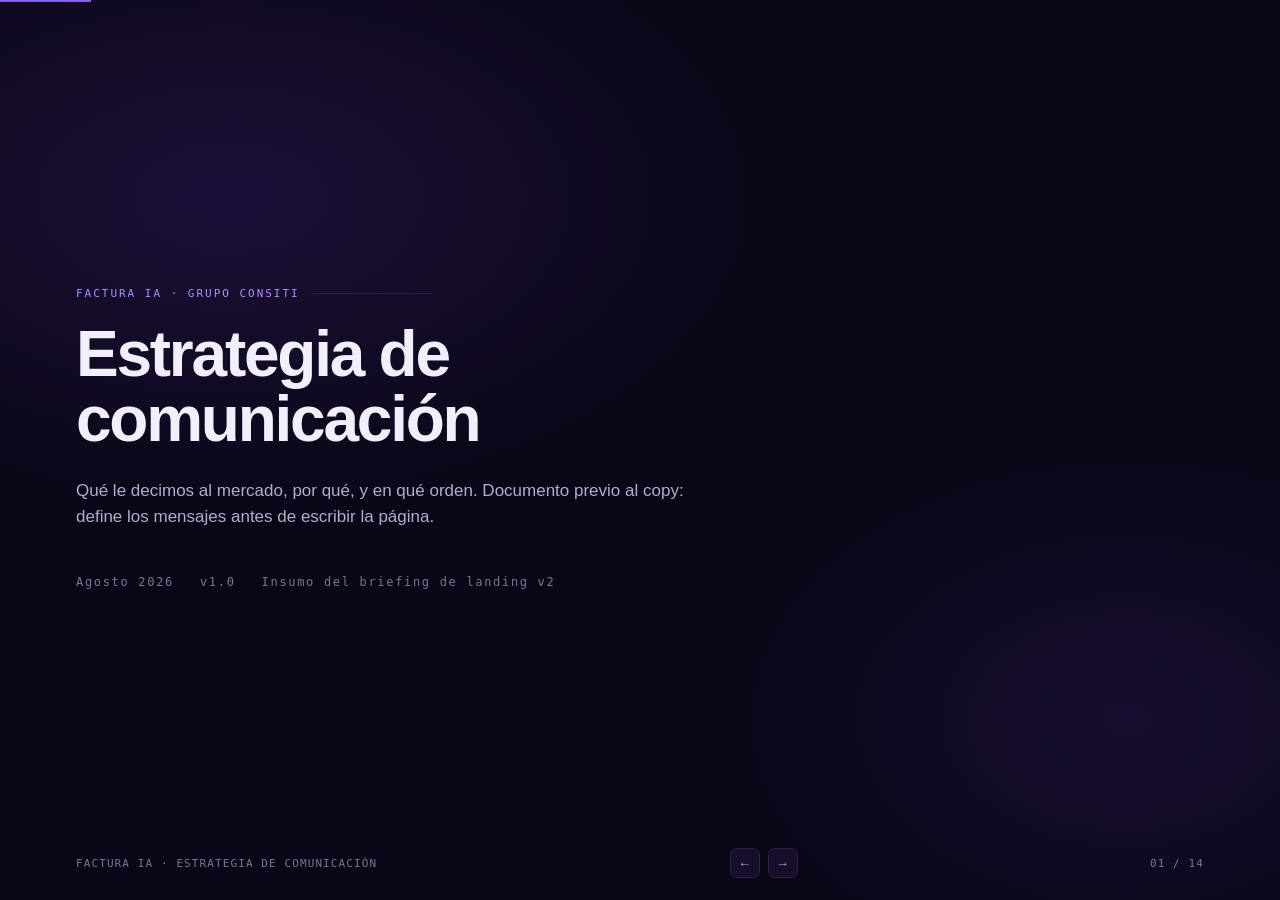
<file: docs/brief/v2/factura-ia-estrategia-comunicacion.html>
<!DOCTYPE html>
<html lang="es-SV">
<head>
<meta charset="utf-8">
<meta name="viewport" content="width=device-width, initial-scale=1">
<title>Factura IA · Estrategia de comunicación</title>
<style>
:root{
  --bg:#0A0616;
  --bg-2:#140b28;
  --card:#170e2c;
  --line:#2c1f4a;
  --line-2:#3d2c63;
  --ink:#F2EEFB;
  --ink-2:#B6AACF;
  --ink-3:#7E739A;
  --brand:#8B5CFF;
  --brand-2:#B18CFF;
  --brand-dim:#221340;
  --ok:#3DD68C;
  --warn:#FFB84D;
  --bad:#FF6B6B;
  --mono:ui-monospace,"SF Mono",SFMono-Regular,Menlo,Consolas,monospace;
  --sans:-apple-system,BlinkMacSystemFont,"Segoe UI",Inter,Roboto,Helvetica,Arial,sans-serif;
}
*{box-sizing:border-box;margin:0;padding:0}
html,body{height:100%}
body{
  background:var(--bg);color:var(--ink);font-family:var(--sans);
  -webkit-font-smoothing:antialiased;overflow:hidden;
}
#stage{position:relative;height:100vh;width:100vw}
.slide{
  position:absolute;inset:0;display:none;
  padding:64px 76px 88px;overflow-y:auto;
  animation:in .45s cubic-bezier(.2,.7,.3,1);
}
.slide.on{display:flex;flex-direction:column}
@keyframes in{from{opacity:0;transform:translateY(14px)}to{opacity:1;transform:none}}
@media(prefers-reduced-motion:reduce){.slide{animation:none}}

/* chrome */
#bar{position:fixed;top:0;left:0;height:2px;background:var(--brand);z-index:50;transition:width .35s ease}
#hud{position:fixed;bottom:22px;left:76px;right:76px;display:flex;justify-content:space-between;
  align-items:center;font-family:var(--mono);font-size:11px;color:var(--ink-3);letter-spacing:.1em;z-index:40}
#hud .nav{display:flex;gap:8px}
#hud button{background:var(--card);border:1px solid var(--line);color:var(--ink-2);
  width:30px;height:30px;border-radius:7px;cursor:pointer;font-size:13px;line-height:1}
#hud button:hover{border-color:var(--brand);color:var(--brand-2)}
#hud button:focus-visible{outline:2px solid var(--brand);outline-offset:2px}

/* type */
.eyebrow{font-family:var(--mono);font-size:11px;letter-spacing:.18em;text-transform:uppercase;
  color:var(--brand-2);margin-bottom:20px;display:flex;align-items:center;gap:12px}
.eyebrow::after{content:"";flex:1;height:1px;background:var(--line);max-width:120px}
h1{font-size:64px;line-height:1.02;letter-spacing:-.035em;font-weight:700}
h2{font-size:38px;line-height:1.12;letter-spacing:-.028em;font-weight:700;margin-bottom:14px;max-width:24ch}
h2.wide{max-width:34ch}
.sub{font-size:17px;line-height:1.55;color:var(--ink-2);max-width:66ch;margin-bottom:34px}
.sub strong{color:var(--ink);font-weight:600}
p{line-height:1.55}
em{color:var(--brand-2);font-style:normal}

/* cover */
.cover{justify-content:center;background:
  radial-gradient(900px 520px at 18% 22%, #1d1038 0%, transparent 62%),
  radial-gradient(700px 480px at 88% 80%, #170d30 0%, transparent 60%);}
.cover h1{max-width:17ch;margin-bottom:26px}
.cover .tag{font-family:var(--mono);font-size:12px;color:var(--ink-3);letter-spacing:.14em;
  display:flex;gap:26px;flex-wrap:wrap;margin-top:8px}

/* grids */
.g2{display:grid;grid-template-columns:1fr 1fr;gap:20px}
.g3{display:grid;grid-template-columns:repeat(3,1fr);gap:18px}
.g4{display:grid;grid-template-columns:repeat(4,1fr);gap:14px}
.card{background:var(--card);border:1px solid var(--line);border-radius:14px;padding:24px 26px}
.card h3{font-size:17px;margin-bottom:9px;letter-spacing:-.01em}
.card p{font-size:14.5px;color:var(--ink-2)}
.card .n{font-family:var(--mono);font-size:11px;color:var(--brand);letter-spacing:.14em;margin-bottom:12px;display:block}
.card.hot{border-color:var(--brand);background:linear-gradient(160deg,#241442,#170e2c)}
.card.hot h3{color:var(--brand-2)}
.card.mute{opacity:.5}

/* pillar */
.pillar{background:var(--card);border:1px solid var(--line);border-radius:14px;padding:26px;
  display:flex;flex-direction:column;gap:16px}
.pillar .top{border-bottom:1px solid var(--line);padding-bottom:15px}
.pillar .top span{font-family:var(--mono);font-size:10px;letter-spacing:.16em;color:var(--brand);
  display:block;margin-bottom:8px}
.pillar .top h3{font-size:19px;line-height:1.2;letter-spacing:-.015em}
.pillar .row{font-size:13.5px;line-height:1.5}
.pillar .row b{display:block;font-family:var(--mono);font-size:9.5px;letter-spacing:.14em;
  text-transform:uppercase;color:var(--ink-3);margin-bottom:5px;font-weight:600}
.pillar .row.no b{color:var(--bad)}
.pillar .row.yes b{color:var(--ok)}
.pillar .row p{color:var(--ink-2)}

/* quote / root message */
.root{border:1px solid var(--brand);background:linear-gradient(150deg,#26154a,#160d2b);
  border-radius:18px;padding:44px 48px;margin:10px 0 26px}
.root .lbl{font-family:var(--mono);font-size:10px;letter-spacing:.2em;color:var(--brand-2);
  text-transform:uppercase;margin-bottom:18px}
.root .msg{font-size:34px;line-height:1.22;letter-spacing:-.025em;font-weight:700;max-width:26ch}
.root .msg em{color:var(--brand-2)}

/* table */
table{width:100%;border-collapse:collapse;font-size:14px;margin-top:6px}
th{text-align:left;font-family:var(--mono);font-size:10px;letter-spacing:.14em;text-transform:uppercase;
  color:var(--ink-3);padding:0 14px 11px;border-bottom:1px solid var(--line-2);font-weight:600}
td{padding:13px 14px;border-bottom:1px solid var(--line);color:var(--ink-2);vertical-align:top;line-height:1.45}
td strong{color:var(--ink)}
tr:last-child td{border-bottom:none}
td.c{text-align:center;font-family:var(--mono)}

/* pills */
.pill{display:inline-block;font-family:var(--mono);font-size:10px;letter-spacing:.1em;
  text-transform:uppercase;padding:4px 10px;border-radius:20px;border:1px solid;font-weight:600}
.p-ok{color:var(--ok);border-color:#1e5c40;background:#0f2c20}
.p-warn{color:var(--warn);border-color:#5c4520;background:#2c2010}
.p-bad{color:var(--bad);border-color:#5c2424;background:#2c1010}
.p-b{color:var(--brand-2);border-color:var(--line-2);background:var(--brand-dim)}

/* layers */
.layer{display:flex;gap:18px;align-items:stretch;margin-bottom:14px}
.layer .side{width:132px;flex:none;font-family:var(--mono);font-size:10px;letter-spacing:.12em;
  text-transform:uppercase;color:var(--ink-3);padding-top:26px}
.layer .body{flex:1;border-radius:14px;padding:22px 26px;border:1px solid var(--line);background:var(--card)}
.layer.perm .body{border-color:var(--brand);background:linear-gradient(150deg,#241442,#170e2c)}
.layer .body h3{font-size:16px;margin-bottom:7px}
.layer .body p{font-size:14px;color:var(--ink-2)}

/* say/dont */
.sd{display:grid;grid-template-columns:1fr 1fr;gap:20px}
.sd .col{border-radius:14px;padding:24px 26px;border:1px solid var(--line);background:var(--card)}
.sd .col.no{border-color:#4a2020;background:#1e1018}
.sd h3{font-size:15px;margin-bottom:16px;font-family:var(--mono);letter-spacing:.1em;
  text-transform:uppercase;font-size:11px}
.sd .col.yes h3{color:var(--ok)}
.sd .col.no h3{color:var(--bad)}
.sd ul{list-style:none}
.sd li{font-size:14px;color:var(--ink-2);padding:9px 0 9px 20px;position:relative;line-height:1.45;
  border-bottom:1px solid var(--line)}
.sd li:last-child{border-bottom:none}
.sd .col.yes li::before{content:"→";position:absolute;left:0;color:var(--ok)}
.sd .col.no li::before{content:"×";position:absolute;left:2px;color:var(--bad)}

/* option cards */
.opt{background:var(--card);border:1px solid var(--line);border-radius:14px;padding:24px 26px}
.opt.pick{border-color:var(--brand);background:linear-gradient(160deg,#241442,#170e2c)}
.opt .hd{display:flex;justify-content:space-between;align-items:center;margin-bottom:16px}
.opt .hd span{font-family:var(--mono);font-size:11px;letter-spacing:.14em;color:var(--brand)}
.opt .h1x{font-size:20px;line-height:1.2;font-weight:700;letter-spacing:-.02em;margin-bottom:11px}
.opt .sx{font-size:13.5px;color:var(--ink-2);line-height:1.5;margin-bottom:14px}
.opt .why{font-size:12.5px;color:var(--ink-3);border-top:1px solid var(--line);padding-top:12px;line-height:1.45}

.foot{margin-top:auto;padding-top:26px;font-size:13.5px;color:var(--ink-3);
  border-top:1px solid var(--line);line-height:1.5;max-width:80ch}
.foot b{color:var(--brand-2)}

@media(max-width:1100px){
  .slide{padding:44px 40px 84px}
  #hud{left:40px;right:40px}
  h1{font-size:44px}h2{font-size:30px}
  .g3,.g4{grid-template-columns:1fr 1fr}
  .root .msg{font-size:26px}
}
@media(max-width:720px){
  .slide{padding:34px 22px 80px}
  #hud{left:22px;right:22px}
  h1{font-size:32px}h2{font-size:24px}
  .g2,.g3,.g4,.sd{grid-template-columns:1fr}
  .layer{flex-direction:column;gap:8px}
  .layer .side{width:auto;padding-top:0}
  .root{padding:28px 24px}.root .msg{font-size:22px}
}
</style>
</head>
<body>
<div id="bar"></div>
<div id="stage">

<!-- 1 -->
<section class="slide cover on">
  <p class="eyebrow">Factura IA · Grupo Consiti</p>
  <h1>Estrategia de comunicación</h1>
  <p class="sub">Qué le decimos al mercado, por qué, y en qué orden. Documento previo al copy: define los mensajes antes de escribir la página.</p>
  <p class="tag"><span>Agosto 2026</span><span>v1.0</span><span>Insumo del briefing de landing v2</span></p>
</section>

<!-- 2 -->
<section class="slide">
  <p class="eyebrow">01 · Punto de partida</p>
  <h2 class="wide">Hoy la página vende facilidad de uso. Ese ya no es el mercado.</h2>
  <p class="sub">El mensaje de entrada actual —<em>"facturá sin volverte experto en nada"</em>— le habla a quien todavía no factura. Pero la facturación electrónica lleva dos años siendo obligatoria en El Salvador.</p>
  <div class="g4">
    <div class="card mute"><span class="n">PERFIL 04</span><h3>Va a empezar</h3><p>El único que no factura todavía. El segmento más chico y el más frío.</p></div>
    <div class="card hot"><span class="n">PERFIL 01</span><h3>Duda de su proveedor</h3><p>Factura con alguien más y no sabe si va a cumplir con los cambios de Hacienda. El más grande.</p></div>
    <div class="card hot"><span class="n">PERFIL 02</span><h3>Quedó abandonado</h3><p>Compró un sistema hecho por una sola persona. Funcionó un año y dejó de actualizarse.</p></div>
    <div class="card hot"><span class="n">PERFIL 03</span><h3>El contador</h3><p>Evalúa para su cartera completa. Decide por varias empresas a la vez.</p></div>
  </div>
  <p class="foot">Tres de los cuatro perfiles <b>ya facturan</b>. No están buscando aprender a facturar: están evaluando si quien los tiene hoy los va a sostener mañana. La comunicación tiene que hablarle a esa evaluación.</p>
</section>

<!-- 3 -->
<section class="slide">
  <p class="eyebrow">02 · Cadena de decisión</p>
  <h2>El que firma no es el que elige.</h2>
  <p class="sub">El pequeño empresario no evalúa sistemas de facturación. Le pregunta a su contador y hace lo que le digan. Eso cambia a quién hay que convencer.</p>
  <div class="g3">
    <div class="card"><span class="n">INFLUYE</span><h3>El contador o despacho</h3><p>Es quien recomienda, quien sufre el cierre de mes y quien decide por toda su cartera. Un despacho con 30 clientes decide 30 contratos.</p></div>
    <div class="card"><span class="n">FIRMA</span><h3>El dueño del negocio</h3><p>Paga y firma, pero rara vez compara opciones. Necesita sentir que la decisión es segura, no entender el detalle técnico.</p></div>
    <div class="card"><span class="n">USA</span><h3>Quien factura a diario</h3><p>Cajero, vendedor, asistente. No decide nada, pero si se traba genera la queja que rompe la relación.</p></div>
  </div>
  <p class="foot">Consecuencia: <b>el contador necesita su propio argumento y su propia puerta de entrada.</b> Hoy recibe el mismo mensaje que el dueño, y ese mensaje no le resuelve nada a él.</p>
</section>

<!-- 4 -->
<section class="slide">
  <p class="eyebrow">03 · El problema de categoría</p>
  <h2 class="wide">Todos los competidores dicen exactamente lo mismo.</h2>
  <p class="sub">Ningún proveedor de facturación en El Salvador dice que es inseguro, difícil o que no contesta. Estos son atributos de <strong>paridad</strong>: obligatorios de tener, inútiles para diferenciar.</p>
  <div class="g4">
    <div class="card mute"><h3>"Fácil de usar"</h3><p>Nadie puede verificarlo antes de comprar.</p></div>
    <div class="card mute"><h3>"Seguro"</h3><p>Es un requisito, no una ventaja.</p></div>
    <div class="card mute"><h3>"Soporte"</h3><p>Todos lo prometen. Nadie lo dimensiona.</p></div>
    <div class="card mute"><h3>"Cumple con Hacienda"</h3><p>Si no cumpliera, no existiría.</p></div>
  </div>
  <p class="foot">La regla que aplicamos: <b>si el competidor puede decir la misma frase sin mentir, la frase no diferencia.</b> Los cuatro atributos se quedan en la página —hay que tenerlos— pero ninguno puede ser el mensaje de entrada tal como está escrito.</p>
</section>

<!-- 5 -->
<section class="slide">
  <p class="eyebrow">04 · El territorio propio</p>
  <h2 class="wide">La diferencia no es cumplir. Es seguir cumpliendo.</h2>
  <p class="sub">El mercado salvadoreño ya vivió la primera ola: decenas de sistemas nacieron con la obligatoriedad, cumplieron el primer año y se quedaron. La normativa de Hacienda no es un examen que se aprueba una vez — <strong>cambia, y alguien tiene que estar encima cada vez.</strong></p>
  <div class="g2">
    <div class="card"><span class="n">LO QUE DICE EL COMPETIDOR</span><h3>"Cumplimos con la normativa"</h3><p>Una foto. Habla del presente y no dice nada de la próxima actualización, que es cuando el cliente queda expuesto.</p></div>
    <div class="card hot"><span class="n">LO QUE DECIMOS NOSOTROS</span><h3>"Cada vez que las reglas cambian, lo resolvemos antes de la fecha"</h3><p>Una película. Es verificable, es lo que el cliente realmente necesita, y solo lo puede sostener quien tenga empresa y equipo detrás.</p></div>
  </div>
  <p class="foot">Este territorio hace tres cosas a la vez: <b>vuelve concreto el respaldo empresarial</b> (sin él no se puede sostener), <b>convierte el soporte en consecuencia</b> en lugar de promesa, y <b>no caduca</b> — sirve igual en diciembre de 2026 que en 2029.</p>
</section>

<!-- 6 -->
<section class="slide">
  <p class="eyebrow">05 · Mensaje raíz</p>
  <h2>Todo lo que digamos cuelga de esta idea.</h2>
  <div class="root">
    <p class="lbl">Idea central</p>
    <p class="msg">Las reglas de Hacienda cambian.<br><em>Su facturación no se debería enterar.</em></p>
  </div>
  <div class="g3">
    <div class="card"><span class="n">QUÉ AFIRMA</span><p>Que el cambio normativo es constante y que el cliente no debería sentirlo nunca.</p></div>
    <div class="card"><span class="n">QUÉ IMPLICA</span><p>Que hay una organización estable absorbiendo ese trabajo. Dice "seguro" y "con soporte" sin usar esas palabras.</p></div>
    <div class="card"><span class="n">POR QUÉ AGUANTA</span><p>No depende de una fecha ni de una promesa que el competidor pueda copiar con un adjetivo.</p></div>
  </div>
  <p class="foot">Criterio de uso: <b>cualquier pieza de comunicación tiene que poder rastrearse hasta esta frase.</b> Si un mensaje no la refuerza, sobra.</p>
</section>

<!-- 7 -->
<section class="slide">
  <p class="eyebrow">06 · Arquitectura</p>
  <h2>Tres pilares sostienen el mensaje raíz.</h2>
  <div class="g3">
    <div class="pillar">
      <div class="top"><span>PILAR 01</span><h3>Empresa salvadoreña detrás</h3></div>
      <div class="row"><b>Qué decimos</b><p>No hay una aplicación: hay una organización con años de operación, áreas separadas y gente con nombre.</p></div>
      <div class="row yes"><b>Con qué se prueba</b><p>12 años continuos · +500 empresas activas · gestor de cuenta asignado · Google Cloud.</p></div>
      <div class="row no"><b>Qué no decimos</b><p>El número de empleados. Invita a medir tamaño y nos pone techo.</p></div>
    </div>
    <div class="pillar">
      <div class="top"><span>PILAR 02</span><h3>Siempre al día con Hacienda</h3></div>
      <div class="row"><b>Qué decimos</b><p>Cada cambio normativo lo aplicamos nosotros, antes de la fecha, sin trámite ni costo para el cliente.</p></div>
      <div class="row yes"><b>Con qué se prueba</b><p>Normativa 2.0 en ejecución · ficha técnica detallada · % de DTE aceptados en primer intento.</p></div>
      <div class="row no"><b>Qué no decimos</b><p>"Autorizados por Hacienda". Hacienda autoriza al contribuyente, no al proveedor.</p></div>
    </div>
    <div class="pillar">
      <div class="top"><span>PILAR 03</span><h3>Soporte que contesta</h3></div>
      <div class="row"><b>Qué decimos</b><p>Si algo falla un día de cierre, hay un equipo del otro lado. No un formulario ni una persona sola.</p></div>
      <div class="row yes"><b>Con qué se prueba</b><p>Respuesta el mismo día · capacitación en vivo · soporte sin costo en todos los planes.</p></div>
      <div class="row no"><b>Qué no decimos</b><p>"Soporte 24/7". Es falso y el horario real ya es competitivo.</p></div>
    </div>
  </div>
  <p class="foot">Cada pilar aparece <b>una sola vez en el lugar donde más pesa.</b> La repetición fue el defecto principal de la versión anterior: ocho menciones del mismo argumento en una sola página.</p>
</section>

<!-- 8 -->
<section class="slide">
  <p class="eyebrow">07 · Modelo de capas</p>
  <h2 class="wide">Lo permanente arriba. Las campañas, en franjas que se retiran.</h2>
  <p class="sub">El error a evitar es construir la identidad sobre una fecha. El 1 de diciembre es la urgencia más fuerte del año, pero caduca — y todo lo que se apoye en ella hay que rehacerlo.</p>
  <div class="layer perm">
    <div class="side">Capa permanente</div>
    <div class="body"><h3>Mensaje raíz y tres pilares</h3><p>No cambia. Es lo que la marca dice siempre, con o sin campaña activa. Vive en el hero, en "Quién está detrás" y en las Cinco preguntas.</p></div>
  </div>
  <div class="layer">
    <div class="side">Capa de campaña</div>
    <div class="body"><h3>Franja del 1 de diciembre</h3><p>Banda delgada bajo el hero. La normativa deja de ser la tesis y pasa a ser <em>evidencia</em> del pilar 02. Se retira en diciembre sin tocar nada más.</p></div>
  </div>
  <div class="layer">
    <div class="side">Capa táctica</div>
    <div class="body"><h3>Precio, planes, promociones</h3><p>Cambia libremente sin afectar el posicionamiento, porque no carga ningún argumento estratégico.</p></div>
  </div>
  <p class="foot">Regla: <b>ninguna capa inferior puede contradecir a la de arriba.</b> Una promoción agresiva que sugiera precariedad rompe el pilar 01 aunque venda ese mes.</p>
</section>

<!-- 9 -->
<section class="slide">
  <p class="eyebrow">08 · Segmentación</p>
  <h2>Mismo mensaje raíz, distinta puerta de entrada.</h2>
  <table>
    <tr><th style="width:16%">Audiencia</th><th style="width:22%">Lo que teme</th><th style="width:32%">Puerta de entrada</th><th style="width:30%">Prueba que le cierra</th></tr>
    <tr>
      <td><strong>Dueño de negocio</strong></td>
      <td>Quedarse sin poder facturar y no saber a quién llamar.</td>
      <td>Tranquilidad. "Usted no tiene que hacer nada, ni entender nada."</td>
      <td>12 años, +500 empresas, alguien con nombre asignado a su cuenta.</td>
    </tr>
    <tr>
      <td><strong>Contador o despacho</strong></td>
      <td>Que un sistema le arruine el cierre de varios clientes a la vez.</td>
      <td>Eficiencia de cartera. "Todos sus clientes desde una sola sesión."</td>
      <td>Cuenta de despacho sin costo · anexos de toda la cartera en una descarga · % de aceptación en primer intento.</td>
    </tr>
    <tr>
      <td><strong>Quien opera a diario</strong></td>
      <td>Trabarse frente a un cliente esperando.</td>
      <td>Simplicidad demostrada, no prometida.</td>
      <td>El video de 29 segundos sin cortes. Vale más que cualquier adjetivo.</td>
    </tr>
  </table>
  <p class="foot">El contador es el único que <b>necesita sección propia y CTA propio</b>. Los otros dos comparten el recorrido principal de la página.</p>
</section>

<!-- 10 -->
<section class="slide">
  <p class="eyebrow">09 · Reglas de mensaje</p>
  <h2>Qué decimos y qué dejamos de decir.</h2>
  <div class="sd">
    <div class="col yes">
      <h3>Sí</h3>
      <ul>
        <li>Hechos verificables con número, fecha o nombre.</li>
        <li>Lo que hacemos <em>nosotros</em> para que el cliente no lo haga.</li>
        <li>El costo completo antes de que lo pregunte, incluida la implementación.</li>
        <li>Las limitaciones de cada plan, en el momento de elegirlo.</li>
        <li>Preguntas que el cliente le puede hacer a cualquier proveedor, no solo a nosotros.</li>
      </ul>
    </div>
    <div class="col no">
      <h3>No</h3>
      <ul>
        <li>Adjetivos que el competidor puede copiar sin mentir.</li>
        <li>Cifras que no podamos documentar si un cliente las pide por escrito.</li>
        <li>Headcount, tamaño de oficina o cualquier dato que invite a medirnos.</li>
        <li>Capacidades que el producto no tiene todavía, aunque estén en roadmap.</li>
        <li>Marcas de terceros en el mensaje de entrada. Diluyen el nombre propio.</li>
      </ul>
    </div>
  </div>
  <p class="foot">La regla de oro viene de la propia página: le decimos al mercado <b>"pida las respuestas por escrito"</b>. Todo lo que afirmemos tiene que sobrevivir a esa prueba aplicada a nosotros.</p>
</section>

<!-- 11 -->
<section class="slide">
  <p class="eyebrow">10 · Tono</p>
  <h2>Respetuoso y directo. Nunca corporativo.</h2>
  <div class="g2">
    <div class="card"><span class="n">DECISIÓN</span><h3>Tratamiento de usted</h3><p>Toda la comunicación pasa de voseo a usted, por el peso del segmento contable y de empresa mediana. El riesgo es volverse acartonado y perder la calidez que hace funcionar <em>"si sabe usar WhatsApp, sabe usar esto"</em>.</p></div>
    <div class="card"><span class="n">CÓMO SE EVITA</span><h3>Usted salvadoreño, no usted de oficina</h3><p>Frases cortas. Cero pronombre explícito. Prohibido <em>"le invitamos a"</em>, <em>"no dude en"</em>, <em>"estimado cliente"</em>. Es el mismo tono de antes con otro pronombre, no un registro nuevo.</p></div>
  </div>
  <div class="g3" style="margin-top:18px">
    <div class="card"><span class="n">VOZ</span><p>Habla una empresa, no una persona ni un robot. Primera persona del plural, sin nombres propios en el copy.</p></div>
    <div class="card"><span class="n">VOCABULARIO</span><p>Se traduce el término técnico la primera vez que aparece. "DTE" se explica; nunca se asume.</p></div>
    <div class="card"><span class="n">EXCEPCIONES</span><p>La ficha técnica de la normativa mantiene el lenguaje normativo. Ahí el rigor es la prueba.</p></div>
  </div>
</section>

<!-- 12 -->
<section class="slide">
  <p class="eyebrow">11 · Aplicación</p>
  <h2>Tres formas de abrir. La misma estrategia detrás.</h2>
  <div class="g3">
    <div class="opt pick">
      <div class="hd"><span>OPCIÓN A</span><span class="pill p-b">Recomendada</span></div>
      <p class="h1x">Las reglas de Hacienda cambian. Su facturación no se debería enterar.</p>
      <p class="sx">Cada vez que el Ministerio de Hacienda actualiza la normativa, alguien tiene que ajustar el sistema, probarlo y dejarlo funcionando antes de la fecha. Ese alguien somos nosotros.</p>
      <p class="why">Cubre los tres pilares, no caduca, y es la única que un competidor no puede replicar con un adjetivo. Dice "seguro" y "con soporte" sin usar ninguna de las dos palabras.</p>
    </div>
    <div class="opt">
      <div class="hd"><span>OPCIÓN B</span><span class="pill p-warn">Alterna</span></div>
      <p class="h1x">Detrás de su facturación hay una empresa salvadoreña, no una aplicación.</p>
      <p class="sx">12 años operando, +500 empresas facturando, y un equipo de soporte que contesta el mismo día. Cuando Hacienda cambia las reglas, actualizamos el sistema nosotros.</p>
      <p class="why">Pone el pilar 01 al frente. Es la que mejor le habla a quien ya se quemó con un sistema de una sola persona. Más directa, menos memorable.</p>
    </div>
    <div class="opt">
      <div class="hd"><span>OPCIÓN C</span><span class="pill p-warn">Alterna</span></div>
      <p class="h1x">Un sistema de facturación que contesta el teléfono.</p>
      <p class="sx">Si algo falla un día de cierre, hay un equipo salvadoreño del otro lado, no un formulario. Cada cambio de normativa lo aplicamos nosotros.</p>
      <p class="why">La frase con más personalidad de las tres. Apuesta todo al pilar 03 y deja cumplimiento y respaldo en segundo plano.</p>
    </div>
  </div>
  <p class="foot">Debajo de cualquiera de las tres va la franja de campaña: <b>"Hacienda fijó el 1 de diciembre de 2026 para la Normativa DTE 2.0. Ya la estamos aplicando en todas las cuentas, sin costo y sin trámite de su parte."</b></p>
</section>

<!-- 13 -->
<section class="slide">
  <p class="eyebrow">12 · Mapa</p>
  <h2>Cada sección de la página tiene un solo trabajo.</h2>
  <table>
    <tr><th style="width:26%">Sección</th><th style="width:20%">Pilar que carga</th><th style="width:54%">Su único trabajo</th></tr>
    <tr><td><strong>Hero</strong></td><td><span class="pill p-b">Raíz</span></td><td>Instalar la idea central y ofrecer dos salidas: precio o conversación.</td></tr>
    <tr><td><strong>Franja de normativa</strong></td><td><span class="pill p-b">02</span></td><td>Dar urgencia con fecha, sin comprometer el mensaje permanente.</td></tr>
    <tr><td><strong>Cómo funciona</strong></td><td>—</td><td>Demostrar simplicidad con el video. No argumentar: mostrar.</td></tr>
    <tr><td><strong>Precios</strong></td><td>—</td><td>Eliminar la fricción de "cuánto cuesta" y revelar el costo total del primer mes.</td></tr>
    <tr><td><strong>El sistema</strong></td><td>—</td><td>Mostrar las tres capacidades que se usan a diario. Nada de roadmap.</td></tr>
    <tr><td><strong>Para contadores</strong></td><td><span class="pill p-b">01 + 03</span></td><td>Responder "¿qué gano yo?" y abrir su propia puerta de entrada.</td></tr>
    <tr><td><strong>Quién está detrás</strong></td><td><span class="pill p-b">01</span></td><td>Convertir el respaldo en cifras verificables, sin invitar a medir tamaño.</td></tr>
    <tr><td><strong>Cinco preguntas</strong></td><td><span class="pill p-b">01 + 02 + 03</span></td><td>Entregar el criterio de comparación. La pieza más valiosa de la página.</td></tr>
    <tr><td><strong>Cambiar de proveedor</strong></td><td><span class="pill p-b">02</span></td><td>Probar que cambiarse es rutina, no aventura.</td></tr>
    <tr><td><strong>FAQ</strong></td><td>—</td><td>Resolver solo lo que no se resolvió arriba. Nada de repetir.</td></tr>
  </table>
</section>

<!-- 14 -->
<section class="slide">
  <p class="eyebrow">13 · Para cerrar</p>
  <h2>Lo que falta para ejecutar.</h2>
  <div class="g2">
    <div class="card">
      <span class="n">DECISIONES · RAFA</span>
      <h3>Estratégicas</h3>
      <p style="margin-bottom:12px">Cuál de las tres aperturas se adopta como mensaje de entrada.</p>
      <p style="margin-bottom:12px">Si se define comisión por referido para contadores. Es el argumento con más impacto comercial de toda la estrategia y hoy no existe.</p>
      <p>Dominio propio, antes de invertir en pauta.</p>
    </div>
    <div class="card">
      <span class="n">EVIDENCIA · PENDIENTE</span>
      <h3>Cifras que sostienen los pilares</h3>
      <p style="margin-bottom:10px"><span class="pill p-warn">Pilar 02</span> &nbsp;DTE transmitidos a Hacienda · % aceptados en primer intento.</p>
      <p style="margin-bottom:10px"><span class="pill p-warn">Pilar 02</span> &nbsp;Migraciones completadas desde otro proveedor · horas promedio de puesta en marcha.</p>
      <p><span class="pill p-warn">Pilar 03</span> &nbsp;Tiempo promedio de primera respuesta. Sustituye a "el mismo día", que es la frase más repetida y la más vaga.</p>
    </div>
  </div>
  <p class="foot">Definido esto, el briefing de implementación y el documento de copy se actualizan para colgar de la apertura elegida. <b>El orden importa: primero el mensaje, después la página.</b></p>
</section>

</div>

<div id="hud">
  <span id="lbl">FACTURA IA · ESTRATEGIA DE COMUNICACIÓN</span>
  <div class="nav">
    <button id="prev" aria-label="Anterior">←</button>
    <button id="next" aria-label="Siguiente">→</button>
  </div>
  <span id="cnt">01 / 14</span>
</div>

<script>
(function(){
  var s = Array.prototype.slice.call(document.querySelectorAll('.slide'));
  var i = 0;
  var bar = document.getElementById('bar');
  var cnt = document.getElementById('cnt');
  function pad(n){ return (n<10?'0':'')+n; }
  function go(n){
    i = Math.max(0, Math.min(s.length-1, n));
    s.forEach(function(el,k){ el.classList.toggle('on', k===i); });
    s[i].scrollTop = 0;
    bar.style.width = ((i+1)/s.length*100) + '%';
    cnt.textContent = pad(i+1) + ' / ' + pad(s.length);
  }
  document.getElementById('next').onclick = function(){ go(i+1); };
  document.getElementById('prev').onclick = function(){ go(i-1); };
  document.addEventListener('keydown', function(e){
    if(e.key==='ArrowRight'||e.key===' '||e.key==='PageDown'){ e.preventDefault(); go(i+1); }
    if(e.key==='ArrowLeft'||e.key==='PageUp'){ e.preventDefault(); go(i-1); }
    if(e.key==='Home'){ go(0); }
    if(e.key==='End'){ go(s.length-1); }
  });
  var x0=null;
  document.addEventListener('touchstart', function(e){ x0 = e.touches[0].clientX; }, {passive:true});
  document.addEventListener('touchend', function(e){
    if(x0===null) return;
    var dx = e.changedTouches[0].clientX - x0;
    if(Math.abs(dx) > 55){ go(dx < 0 ? i+1 : i-1); }
    x0 = null;
  }, {passive:true});
  go(0);
})();
</script>
</body>
</html>
</file>
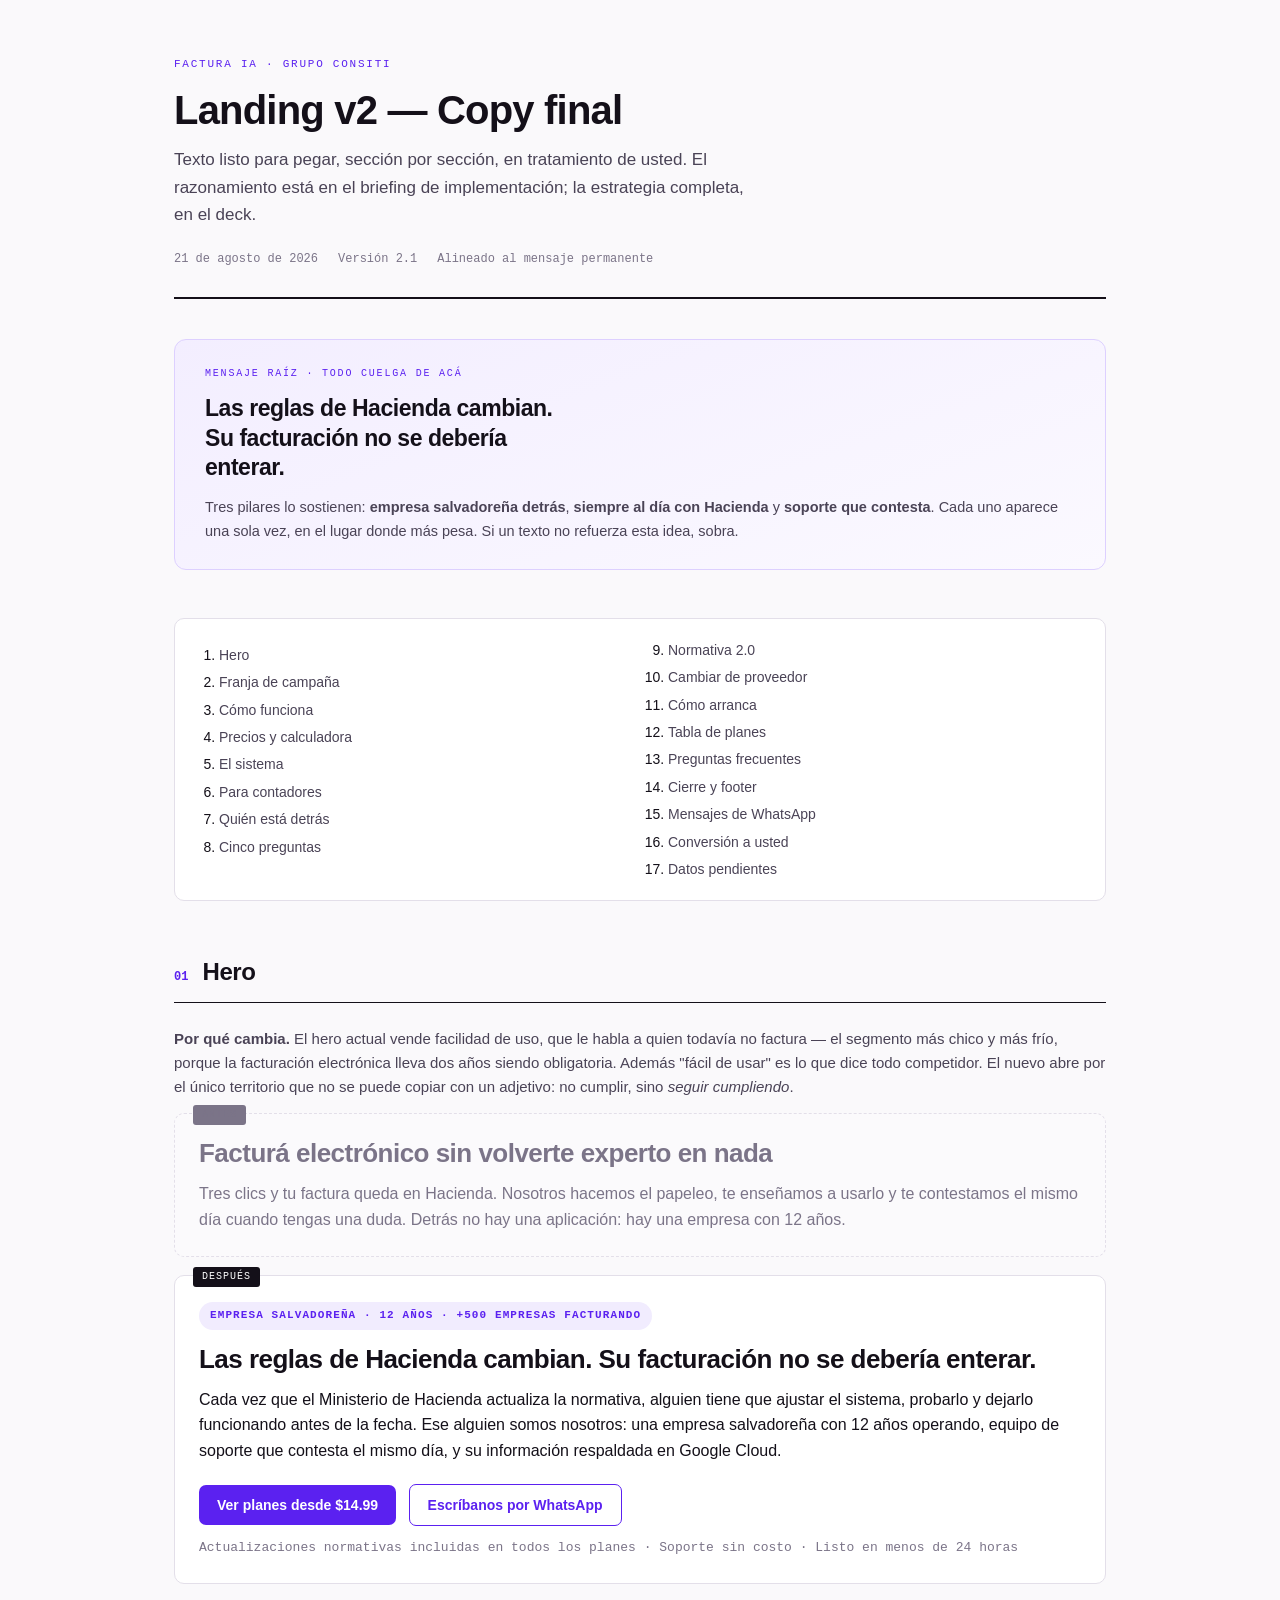
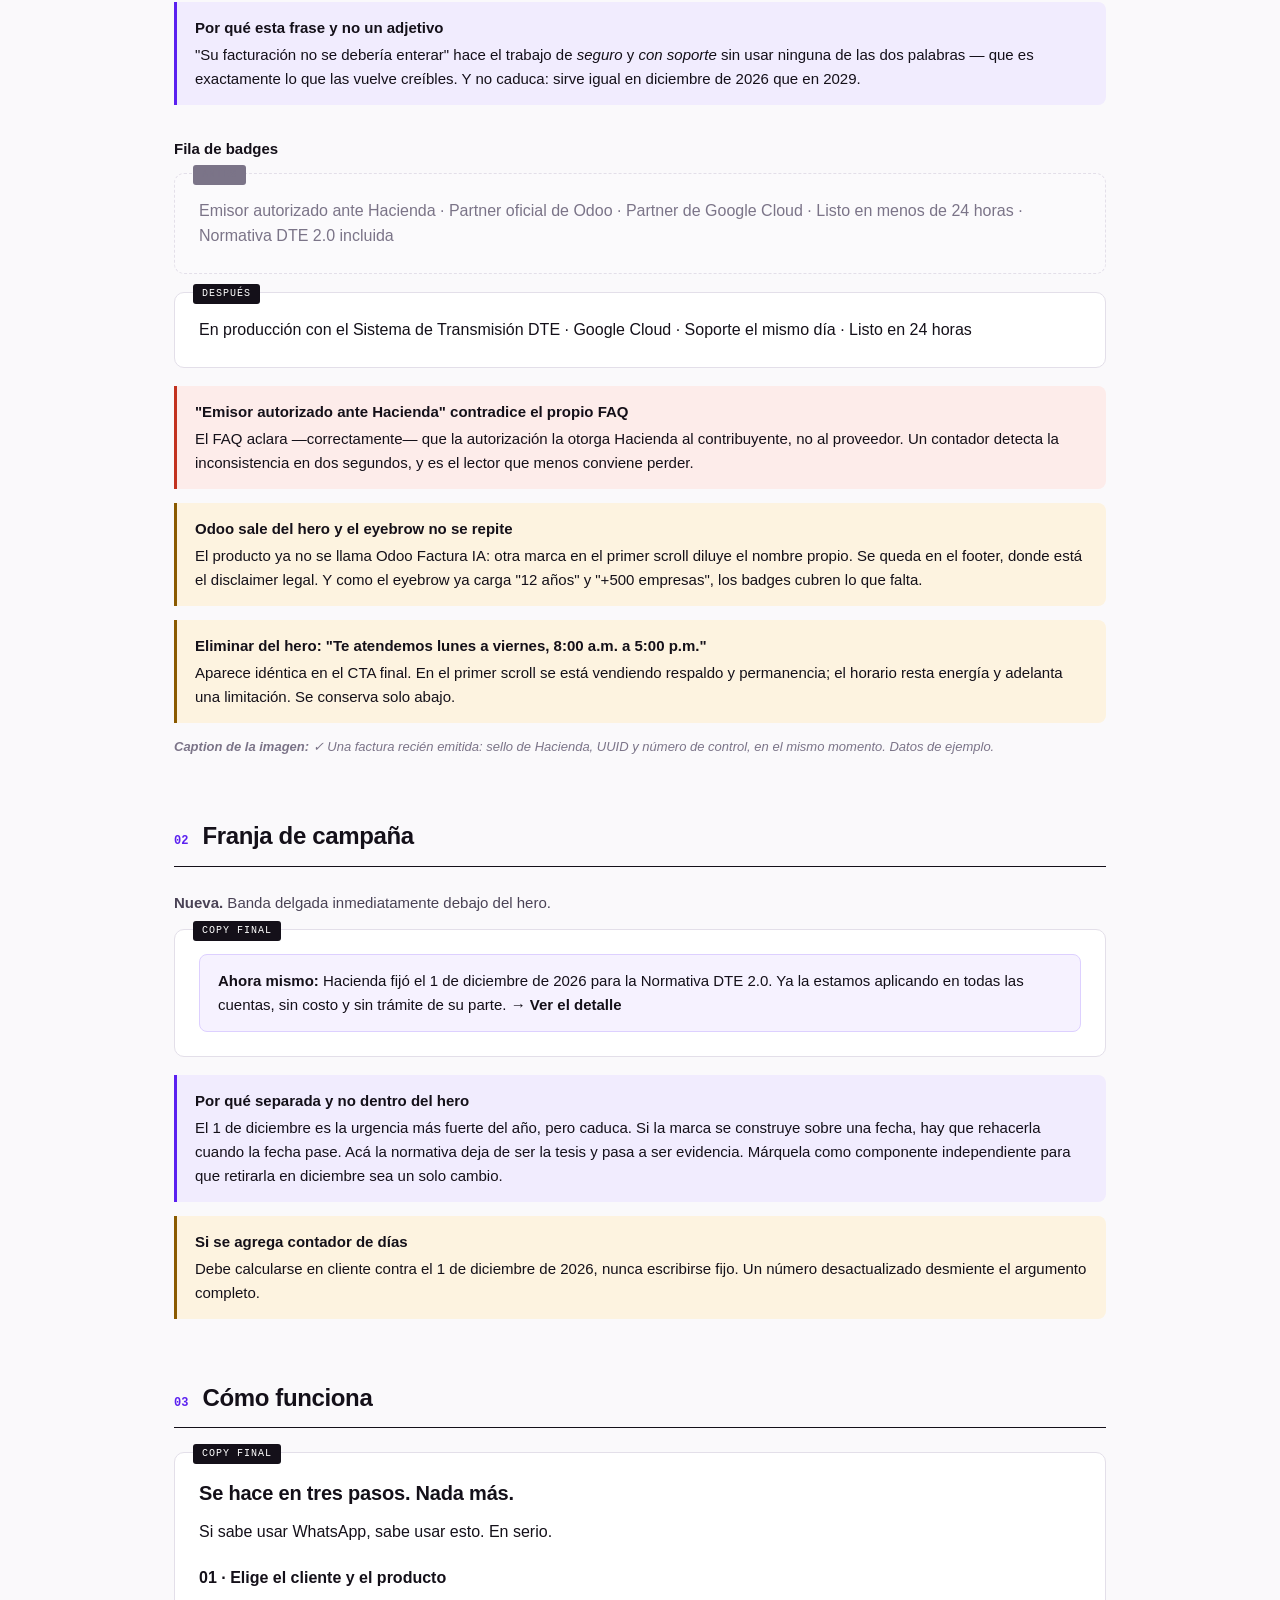
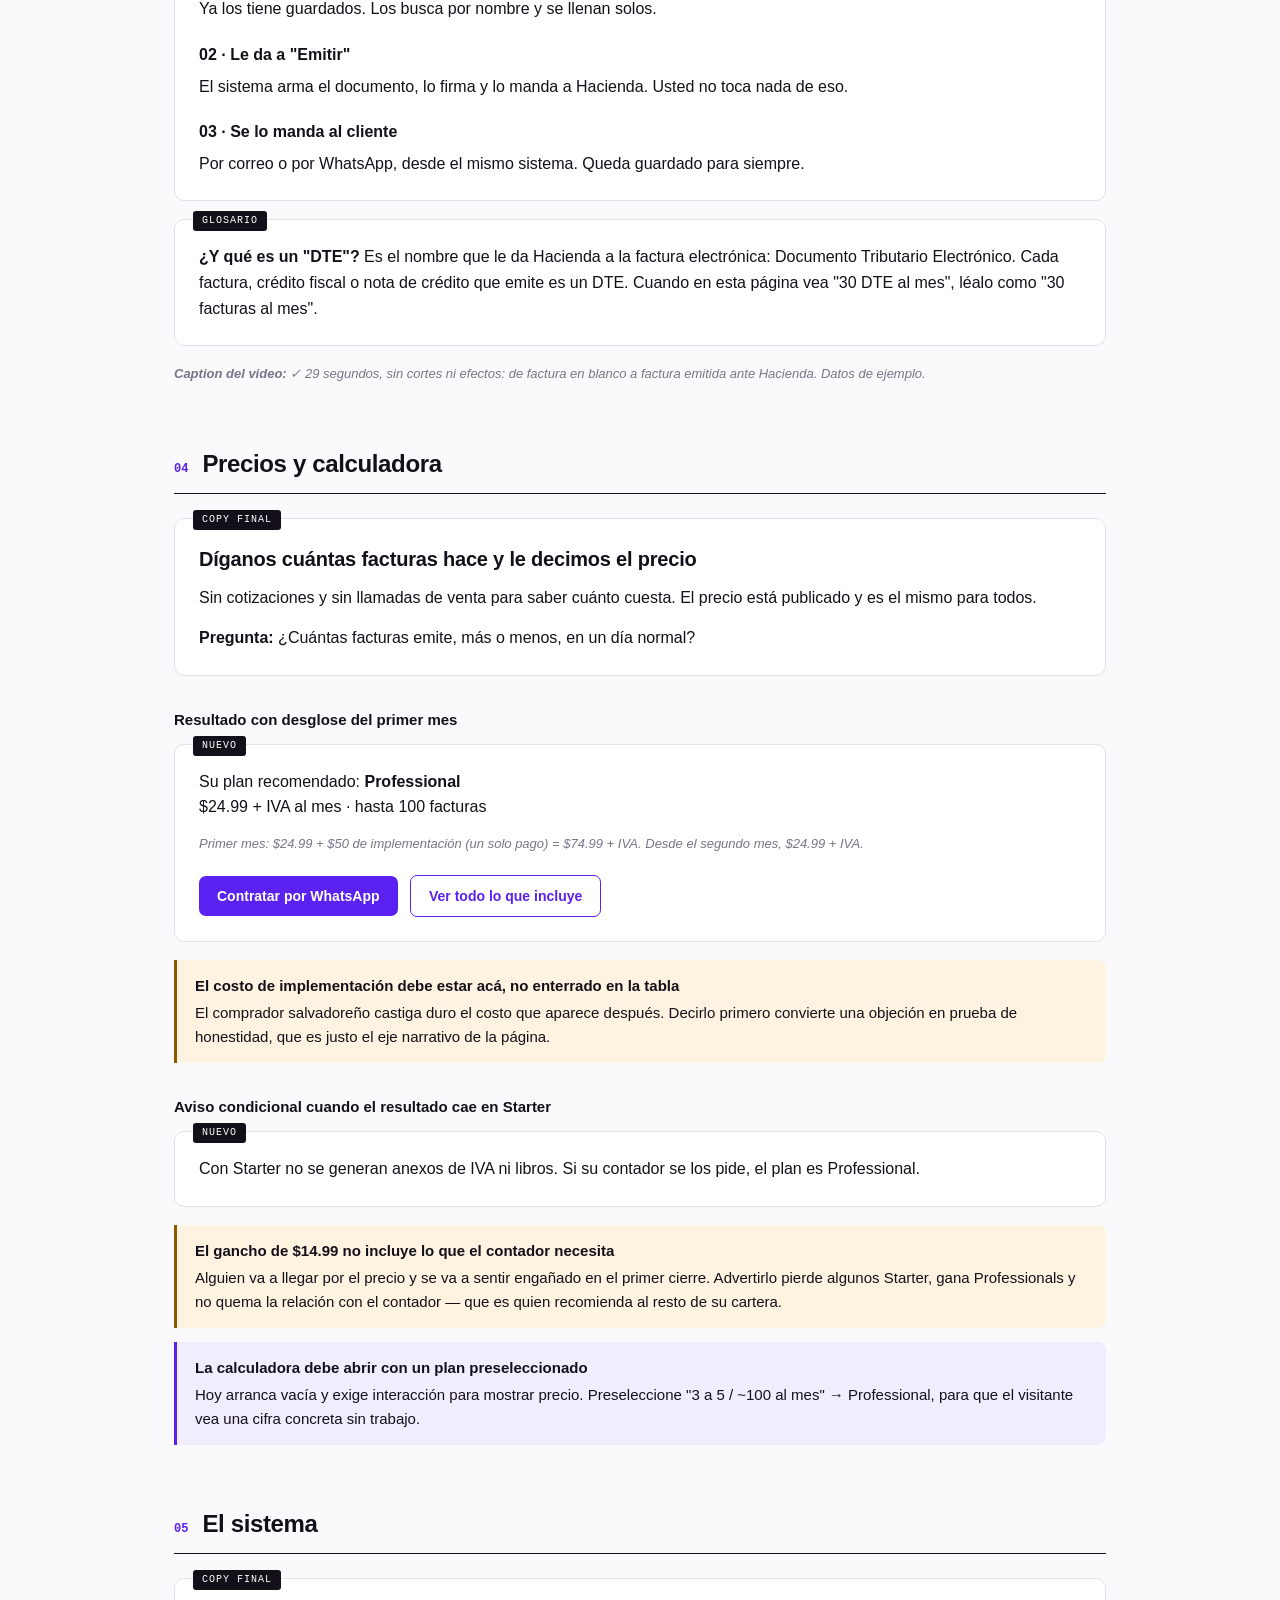
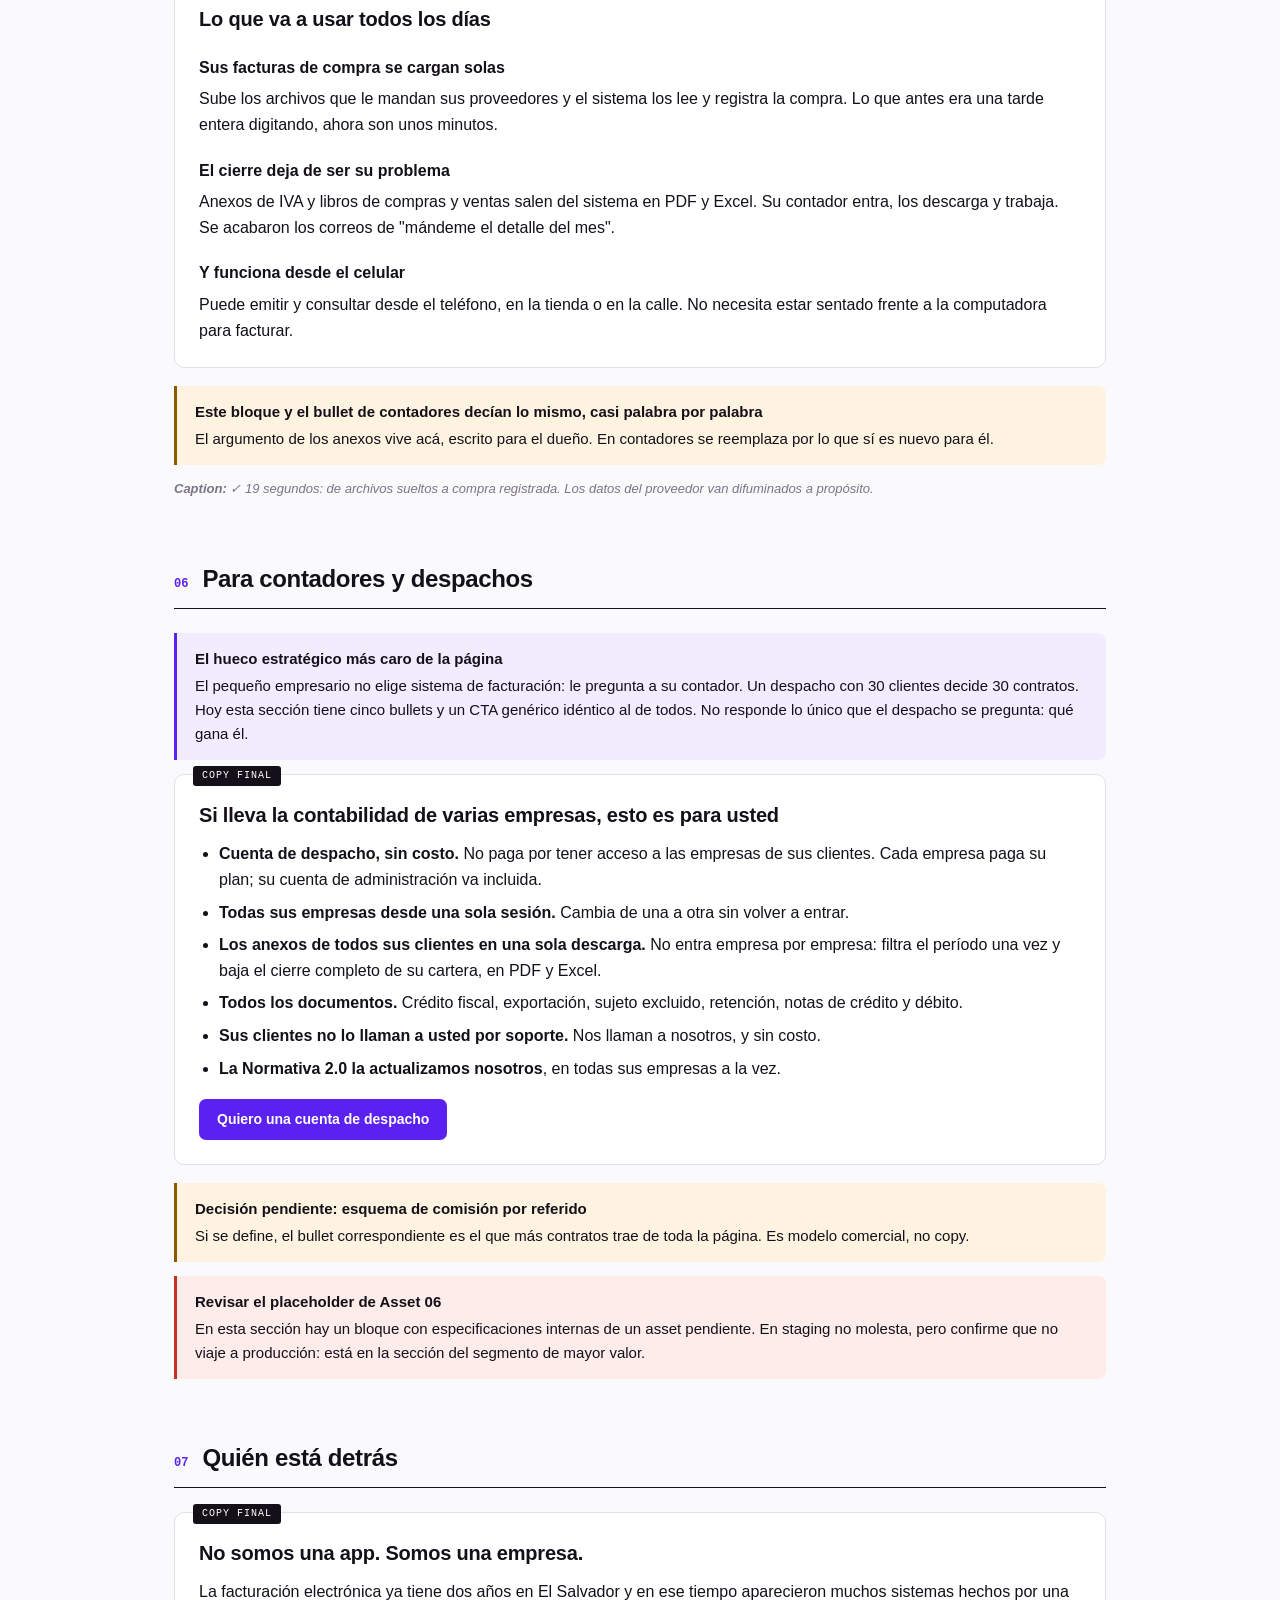
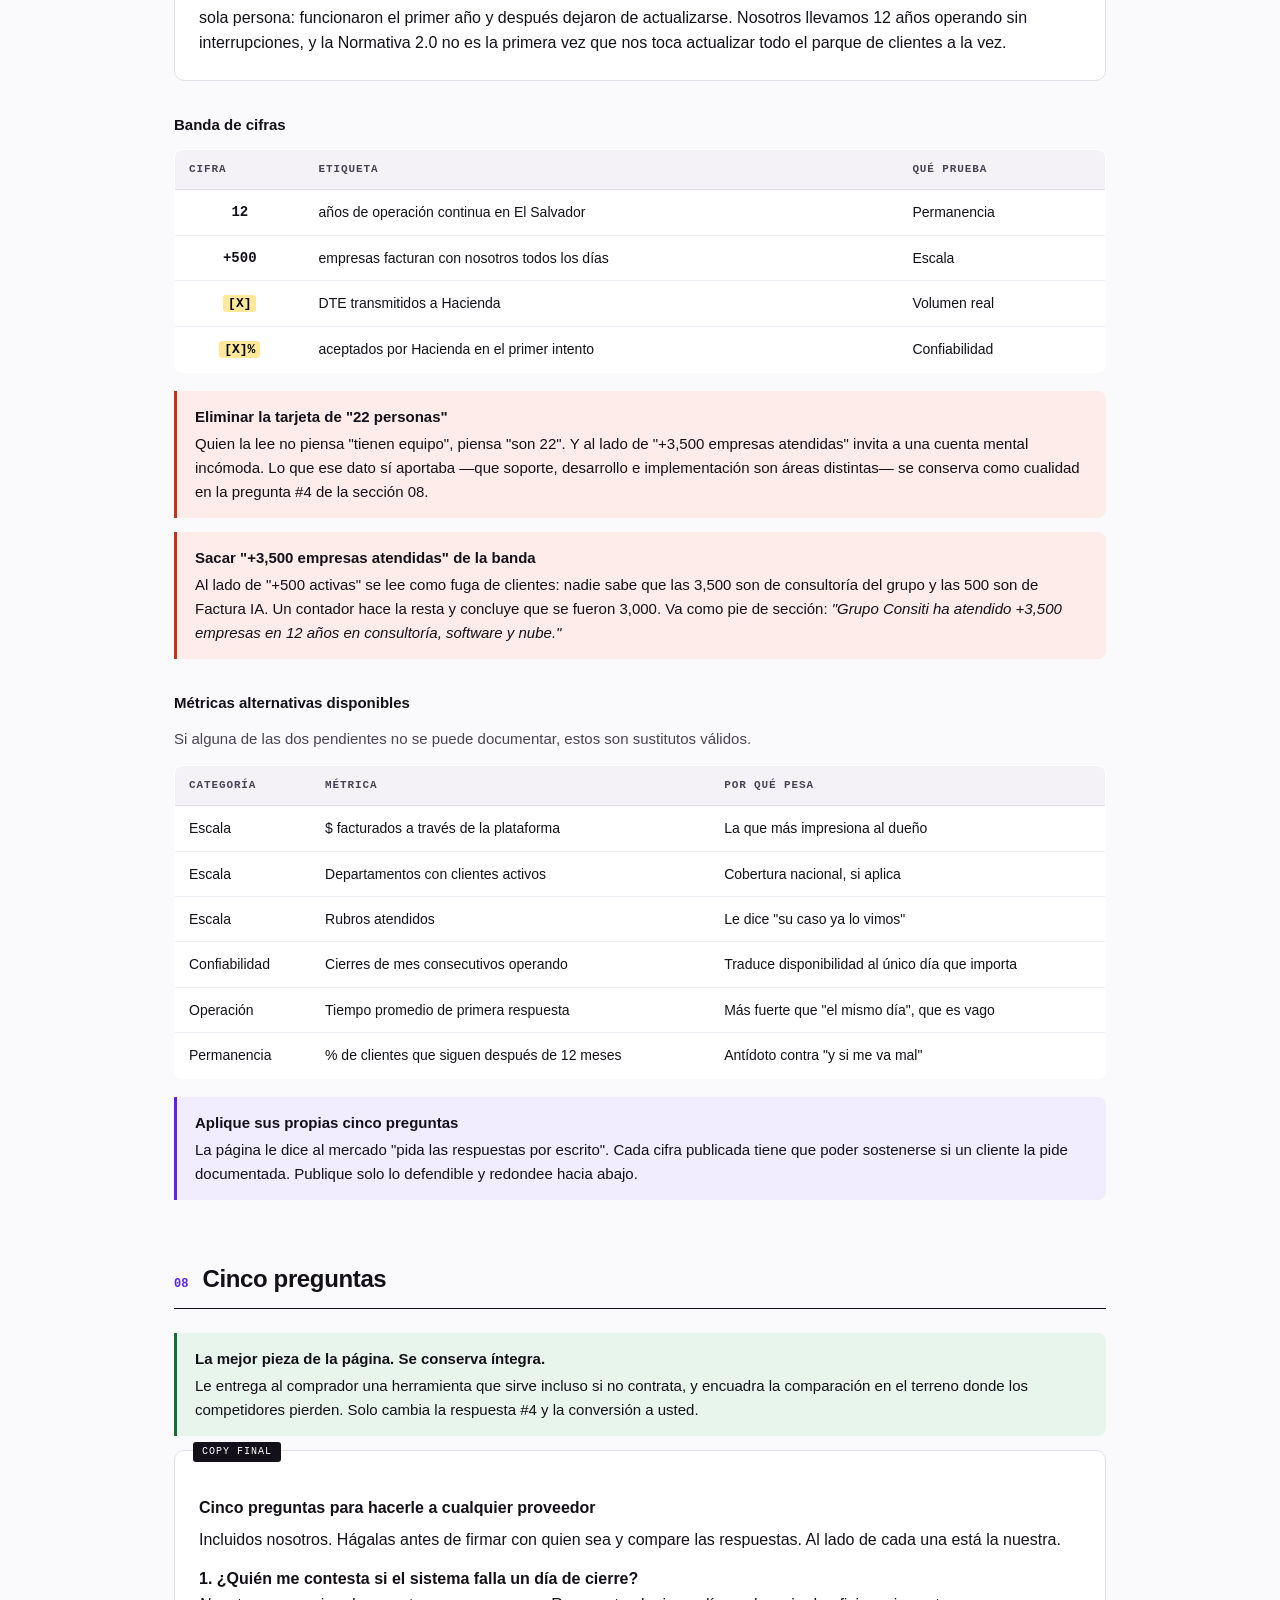
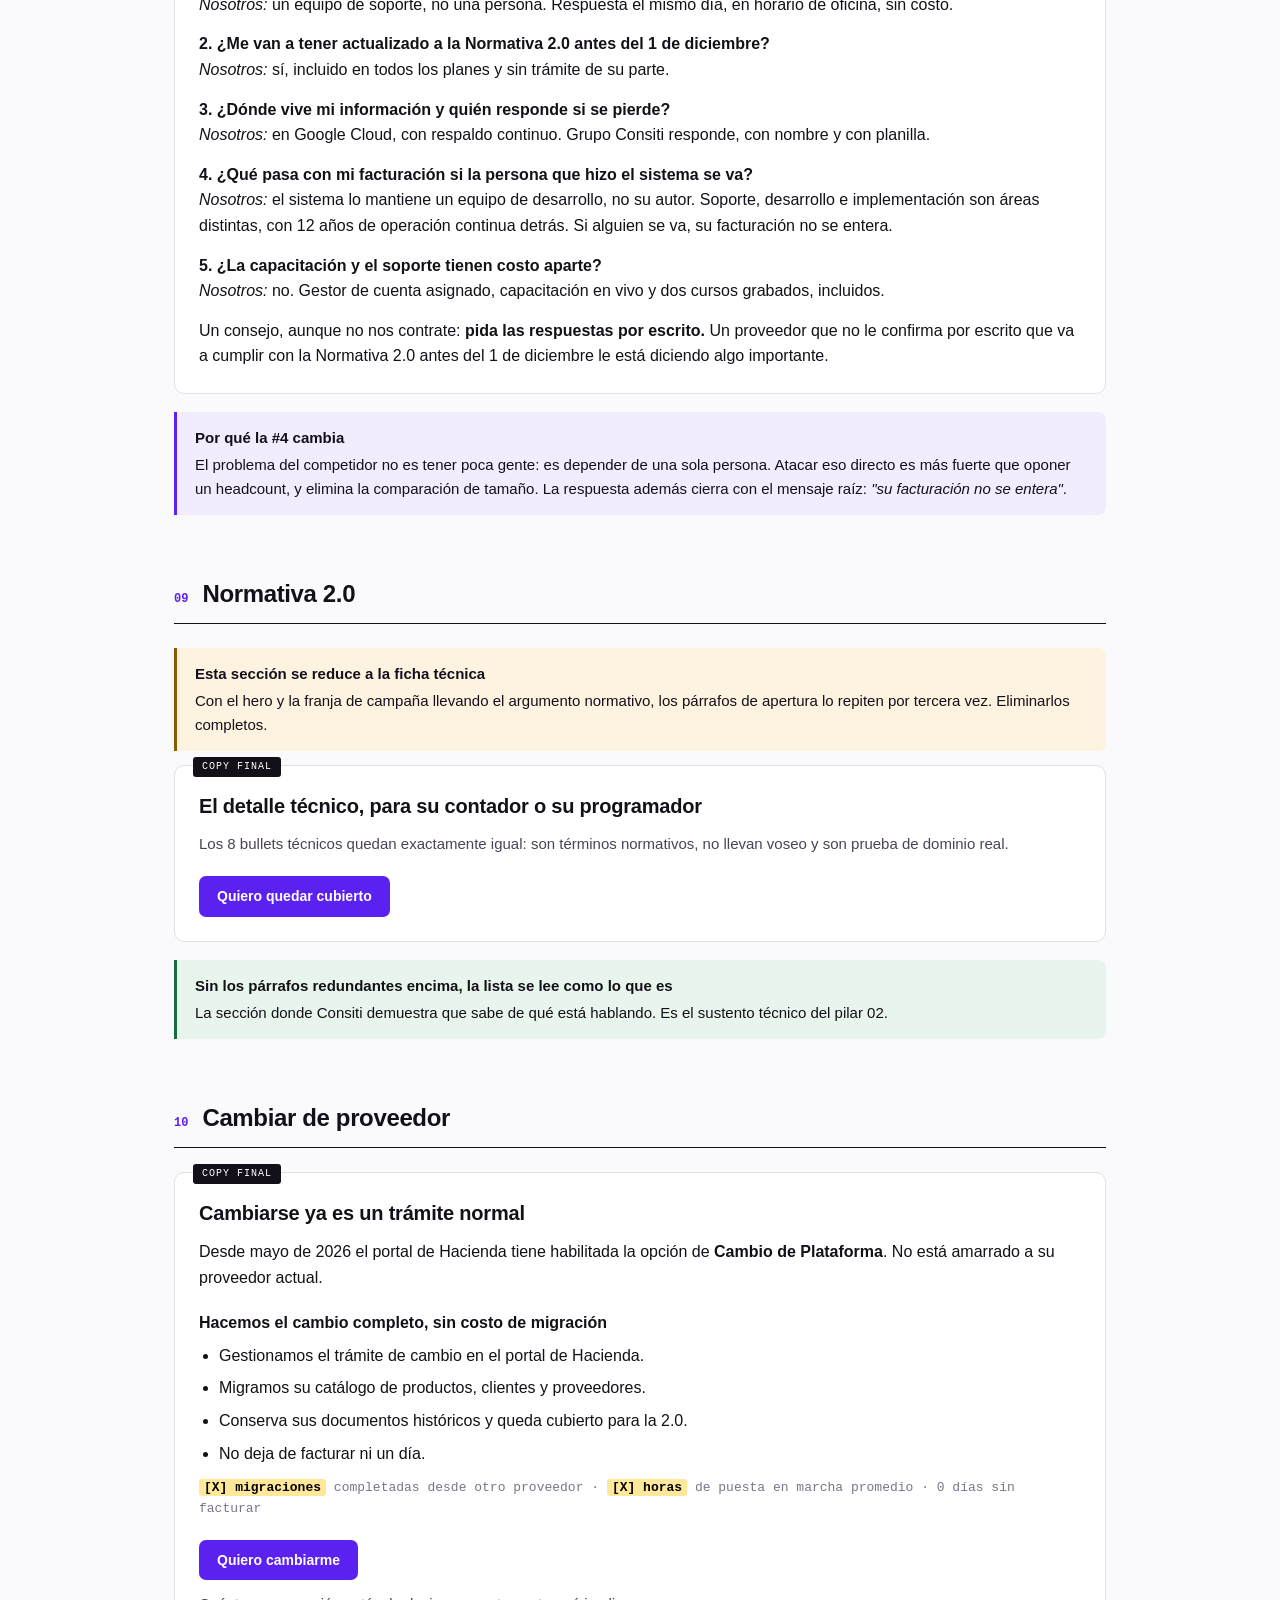
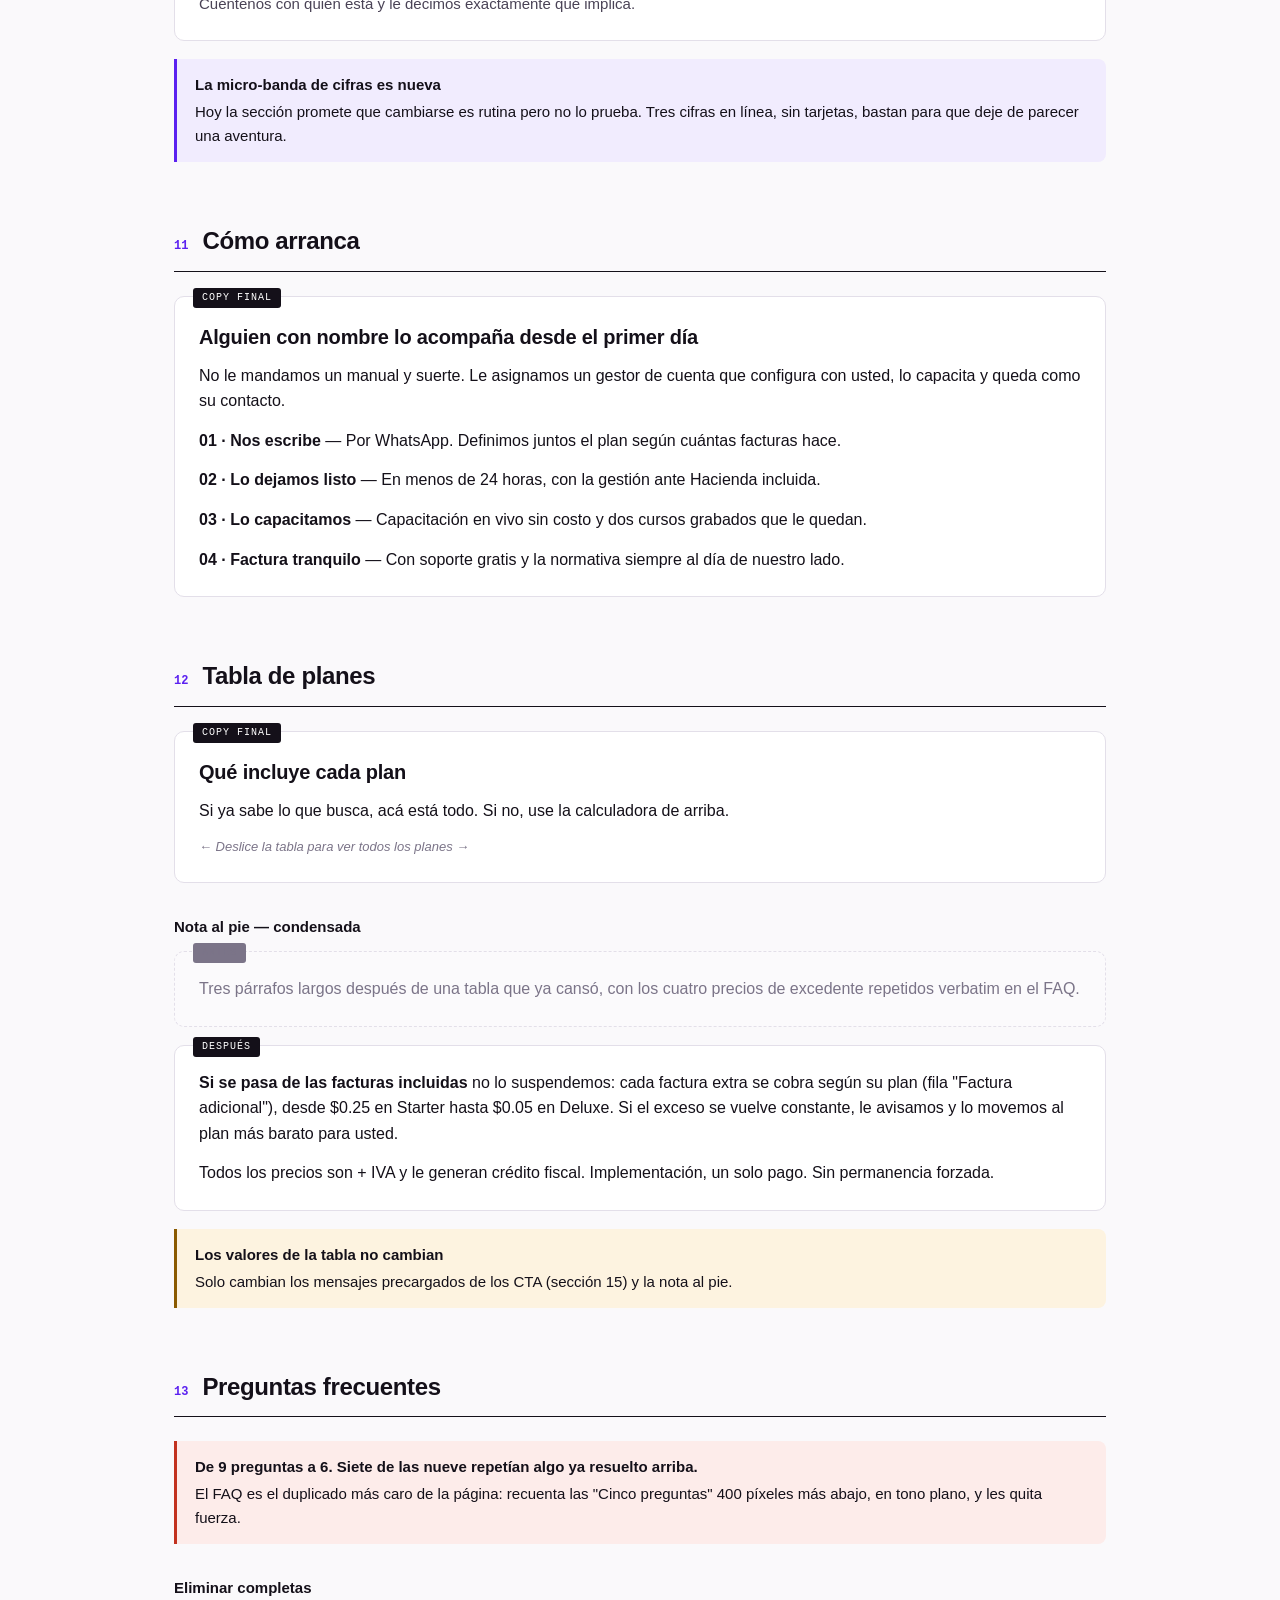
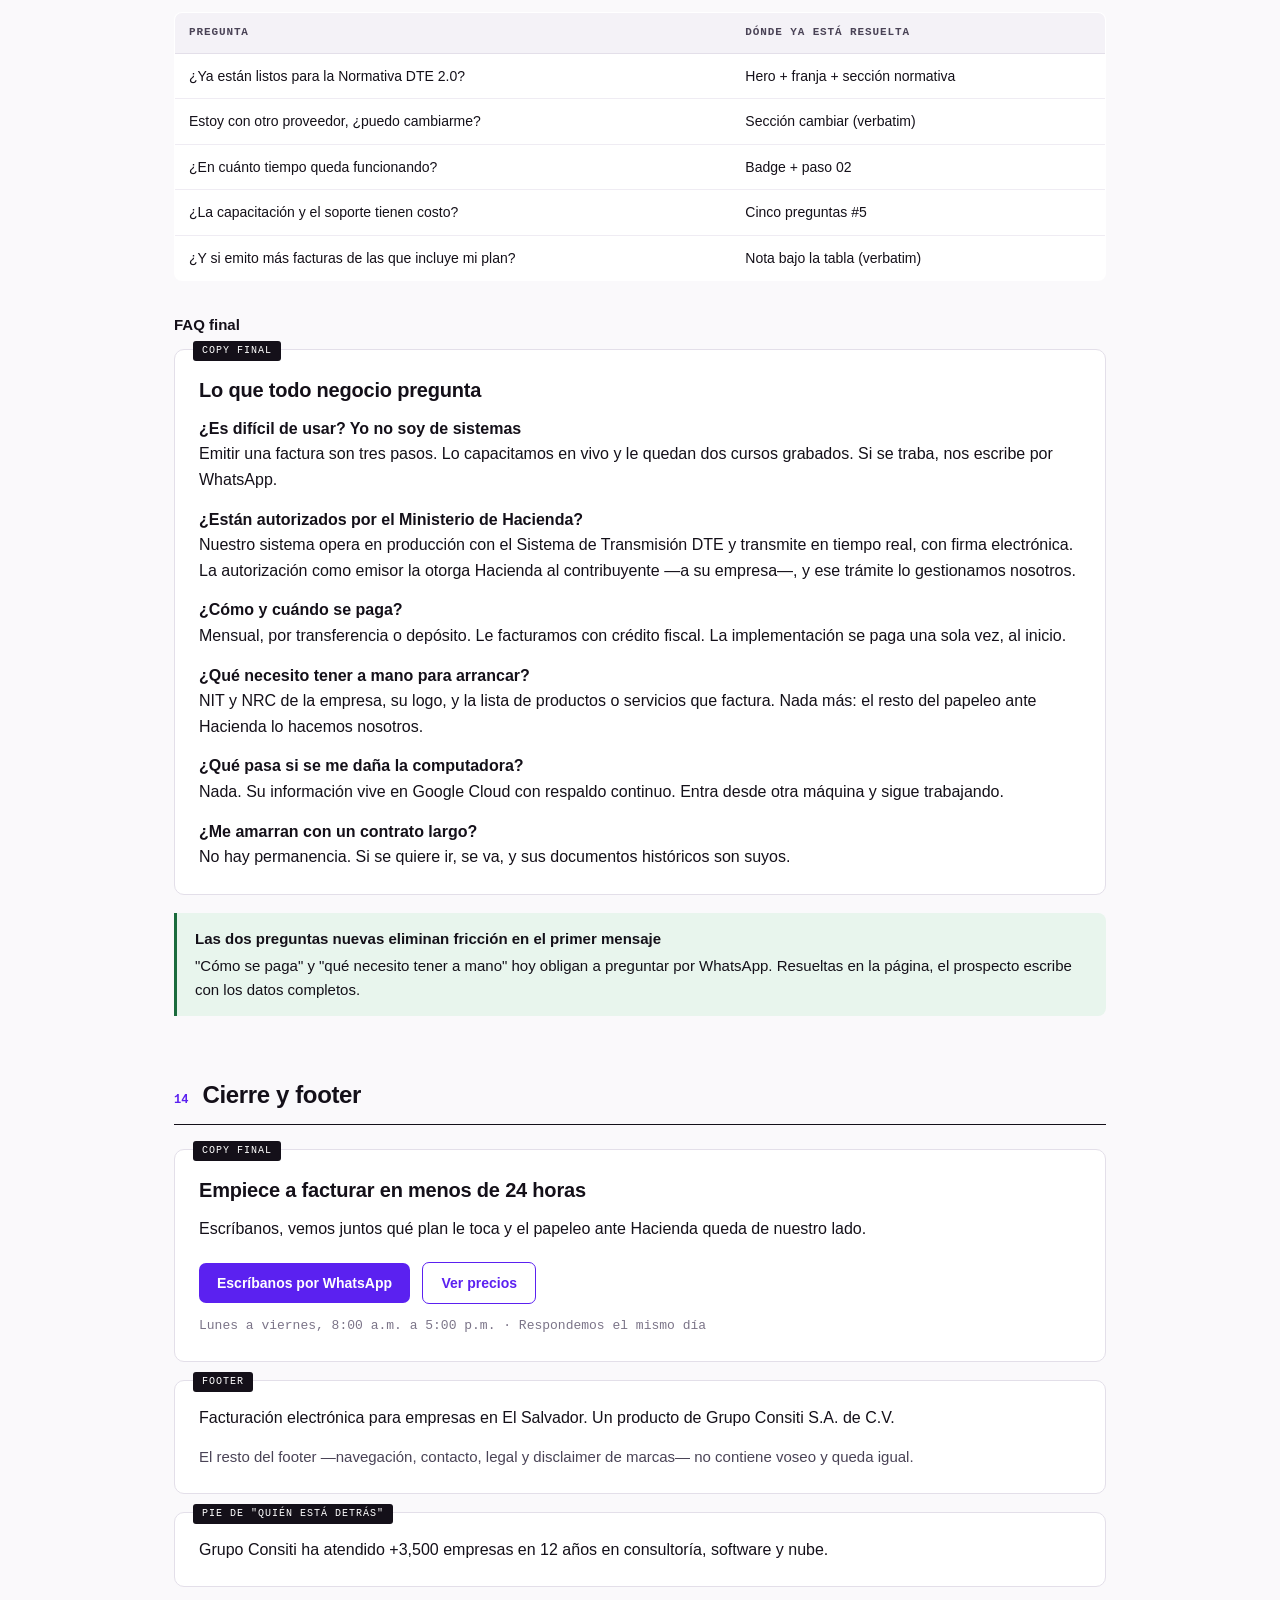
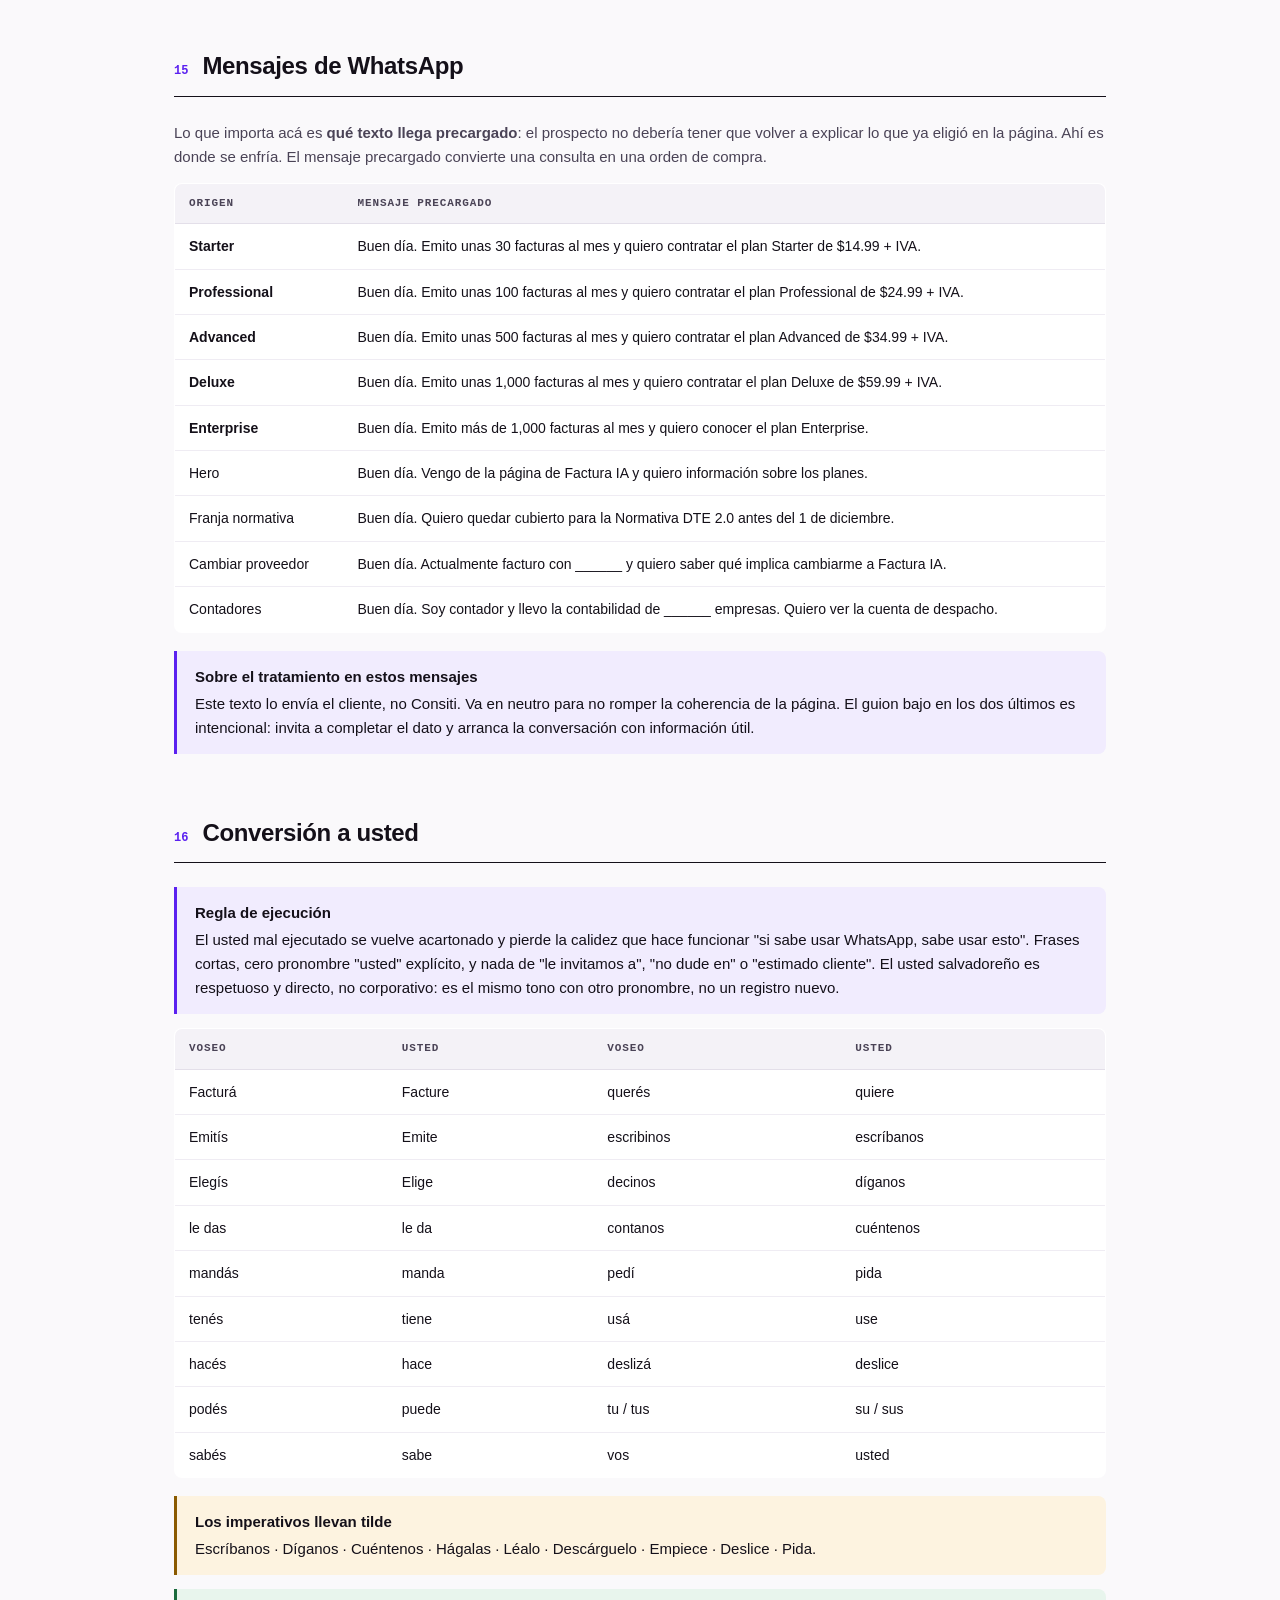
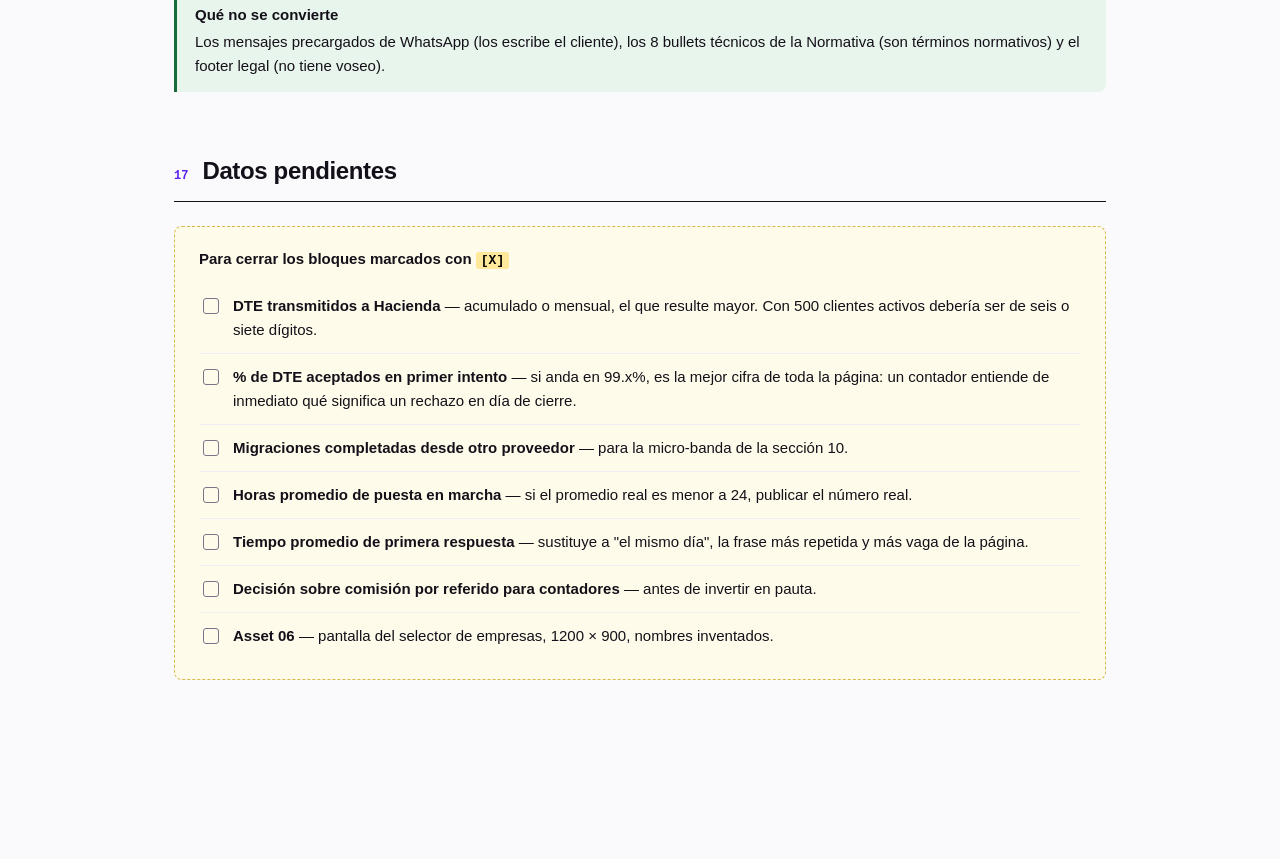
<file: docs/brief/v2/factura-ia-landing-copy-v2.html>
<!DOCTYPE html>
<html lang="es-SV">
<head>
<meta charset="utf-8">
<meta name="viewport" content="width=device-width, initial-scale=1">
<title>Factura IA · Landing v2 — Copy final</title>
<style>
  :root{
    --ink:#141019; --ink-2:#4a4356; --ink-3:#7b7488;
    --line:#e3dfe9; --line-soft:#efecf3;
    --paper:#faf9fb; --card:#ffffff;
    --brand:#5B21F0; --brand-soft:#f1ecfe;
    --red:#c2321f; --red-soft:#fdecea;
    --amber:#8a5a00; --amber-soft:#fdf3e0;
    --green:#1a6b3c; --green-soft:#e8f5ed;
    --mono:ui-monospace,"SF Mono",SFMono-Regular,Menlo,Consolas,monospace;
    --sans:-apple-system,BlinkMacSystemFont,"Segoe UI",Inter,Roboto,Helvetica,Arial,sans-serif;
  }
  *{box-sizing:border-box}
  body{margin:0;background:var(--paper);color:var(--ink);font-family:var(--sans);
    font-size:16px;line-height:1.6;-webkit-font-smoothing:antialiased}
  .wrap{max-width:980px;margin:0 auto;padding:0 24px 120px}

  header.mast{border-bottom:2px solid var(--ink);padding:56px 0 28px;margin-bottom:40px}
  .kicker{font-family:var(--mono);font-size:11px;letter-spacing:.16em;text-transform:uppercase;color:var(--brand);margin:0 0 14px}
  h1{font-size:40px;line-height:1.12;letter-spacing:-.02em;margin:0 0 14px;font-weight:700}
  .lede{font-size:17px;color:var(--ink-2);margin:0;max-width:62ch}
  .meta{margin-top:22px;font-family:var(--mono);font-size:12px;color:var(--ink-3);display:flex;gap:20px;flex-wrap:wrap}

  section{margin:0 0 60px;scroll-margin-top:20px}
  .sec-head{display:flex;align-items:baseline;gap:14px;border-bottom:1px solid var(--ink);padding-bottom:10px;margin-bottom:24px}
  .sec-num{font-family:var(--mono);font-size:12px;color:var(--brand);font-weight:700}
  h2{font-size:24px;letter-spacing:-.015em;margin:0;font-weight:700}
  h3{font-size:15px;margin:32px 0 12px;font-weight:700}
  h3:first-child{margin-top:0}
  p{margin:0 0 14px}
  .note{color:var(--ink-2);font-size:15px}

  .strategy{background:linear-gradient(160deg,#f3eeff,#fbf9ff);border:1px solid #ddd0ff;
    border-radius:12px;padding:26px 30px;margin-bottom:48px}
  .strategy .lbl{font-family:var(--mono);font-size:10px;letter-spacing:.18em;text-transform:uppercase;color:var(--brand);margin:0 0 12px}
  .strategy .msg{font-size:23px;line-height:1.28;font-weight:700;letter-spacing:-.02em;margin:0 0 14px;max-width:28ch}
  .strategy p:last-child{margin:0;font-size:14.5px;color:var(--ink-2)}

  nav.toc{background:var(--card);border:1px solid var(--line);border-radius:10px;padding:20px 24px;margin-bottom:52px}
  nav.toc ol{margin:0;padding-left:20px;columns:2;column-gap:36px}
  nav.toc li{margin:5px 0;font-size:14px}
  nav.toc a{color:var(--ink-2);text-decoration:none;border-bottom:1px solid transparent}
  nav.toc a:hover{color:var(--brand);border-bottom-color:var(--brand)}

  .flag{border-left:3px solid;padding:14px 18px;border-radius:0 8px 8px 0;margin:0 0 14px;font-size:15px}
  .flag strong{display:block;margin-bottom:3px}
  .f-red{border-color:var(--red);background:var(--red-soft)}
  .f-amber{border-color:var(--amber);background:var(--amber-soft)}
  .f-green{border-color:var(--green);background:var(--green-soft)}
  .f-brand{border-color:var(--brand);background:var(--brand-soft)}

  .copy{background:var(--card);border:1px solid var(--line);border-radius:10px;padding:24px;margin:0 0 18px;position:relative}
  .copy .tag{position:absolute;top:-9px;left:18px;background:var(--ink);color:#fff;font-family:var(--mono);
    font-size:10px;letter-spacing:.1em;text-transform:uppercase;padding:2px 9px;border-radius:3px}
  .copy.old{background:#fbfafc;border-style:dashed}
  .copy.old .tag{background:var(--ink-3)}
  .copy.old *{color:var(--ink-3)}
  .copy p:last-child,.copy ul:last-child{margin-bottom:0}
  .h1-demo{font-size:26px;line-height:1.2;font-weight:700;letter-spacing:-.02em;margin:0 0 12px}
  .h2-demo{font-size:20px;font-weight:700;margin:0 0 10px;letter-spacing:-.01em}
  .h3-demo{font-size:16px;font-weight:700;margin:20px 0 6px}
  .eyebrow-demo{display:inline-block;font-family:var(--mono);font-size:11px;letter-spacing:.1em;
    text-transform:uppercase;background:var(--brand-soft);color:var(--brand);padding:5px 11px;
    border-radius:20px;margin-bottom:14px;font-weight:600}
  .cta-demo{display:inline-block;background:var(--brand);color:#fff;padding:9px 18px;border-radius:7px;
    font-weight:600;font-size:14px;margin:6px 8px 0 0}
  .cta-demo.ghost{background:transparent;color:var(--brand);border:1.5px solid var(--brand)}
  .support{font-size:13px;color:var(--ink-3);font-family:var(--mono);margin-top:12px}
  .caption{font-size:13px;color:var(--ink-3);font-style:italic}
  .copy ul{padding-left:20px;margin:0 0 12px}
  .copy li{margin:7px 0}
  .band{background:#f6f2ff;border:1px solid #ddd0ff;border-radius:8px;padding:14px 18px;font-size:15px}

  table{width:100%;border-collapse:collapse;font-size:14px;margin:0 0 18px;background:var(--card);
    border:1px solid var(--line);border-radius:8px;overflow:hidden}
  th{text-align:left;background:#f4f2f7;font-size:11px;letter-spacing:.08em;text-transform:uppercase;
    color:var(--ink-2);padding:11px 14px;border-bottom:1px solid var(--line);font-family:var(--mono);font-weight:600}
  td{padding:11px 14px;border-bottom:1px solid var(--line-soft);vertical-align:top}
  tr:last-child td{border-bottom:none}
  td.num{font-family:var(--mono);text-align:center;font-weight:700}
  code{font-family:var(--mono);font-size:12.5px;background:#f2eefb;color:#3d1699;padding:2px 6px;border-radius:4px}

  ul.check{list-style:none;padding:0;margin:0}
  ul.check li{padding:11px 0 11px 34px;border-bottom:1px solid var(--line-soft);position:relative;font-size:15px}
  ul.check li:last-child{border-bottom:none}
  ul.check li::before{content:"";position:absolute;left:4px;top:15px;width:14px;height:14px;
    border:1.5px solid var(--ink-3);border-radius:3px}

  .pending{background:#fffbea;border:1px dashed #d9b84a;border-radius:8px;padding:20px 24px}
  .pending h3{margin-top:0}
  mark{background:#ffe89a;padding:1px 5px;border-radius:3px;font-family:var(--mono);font-size:13px;font-weight:600}

  @media(max-width:680px){
    h1{font-size:29px} nav.toc ol{columns:1} .wrap{padding:0 18px 80px}
    table{font-size:13px} .strategy .msg{font-size:19px}
  }
  @media print{body{background:#fff} section{break-inside:avoid}}
</style>
</head>
<body>
<div class="wrap">

<header class="mast">
  <p class="kicker">Factura IA · Grupo Consiti</p>
  <h1>Landing v2 — Copy final</h1>
  <p class="lede">Texto listo para pegar, sección por sección, en tratamiento de usted. El razonamiento está en el briefing de implementación; la estrategia completa, en el deck.</p>
  <div class="meta"><span>21 de agosto de 2026</span><span>Versión 2.1</span><span>Alineado al mensaje permanente</span></div>
</header>

<div class="strategy">
  <p class="lbl">Mensaje raíz · todo cuelga de acá</p>
  <p class="msg">Las reglas de Hacienda cambian. Su facturación no se debería enterar.</p>
  <p>Tres pilares lo sostienen: <strong>empresa salvadoreña detrás</strong>, <strong>siempre al día con Hacienda</strong> y <strong>soporte que contesta</strong>. Cada uno aparece una sola vez, en el lugar donde más pesa. Si un texto no refuerza esta idea, sobra.</p>
</div>

<nav class="toc">
  <ol>
    <li><a href="#s1">Hero</a></li>
    <li><a href="#s2">Franja de campaña</a></li>
    <li><a href="#s3">Cómo funciona</a></li>
    <li><a href="#s4">Precios y calculadora</a></li>
    <li><a href="#s5">El sistema</a></li>
    <li><a href="#s6">Para contadores</a></li>
    <li><a href="#s7">Quién está detrás</a></li>
    <li><a href="#s8">Cinco preguntas</a></li>
    <li><a href="#s9">Normativa 2.0</a></li>
    <li><a href="#s10">Cambiar de proveedor</a></li>
    <li><a href="#s11">Cómo arranca</a></li>
    <li><a href="#s12">Tabla de planes</a></li>
    <li><a href="#s13">Preguntas frecuentes</a></li>
    <li><a href="#s14">Cierre y footer</a></li>
    <li><a href="#s15">Mensajes de WhatsApp</a></li>
    <li><a href="#s16">Conversión a usted</a></li>
    <li><a href="#s17">Datos pendientes</a></li>
  </ol>
</nav>

<!-- 1 -->
<section id="s1">
  <div class="sec-head"><span class="sec-num">01</span><h2>Hero</h2></div>
  <p class="note"><strong>Por qué cambia.</strong> El hero actual vende facilidad de uso, que le habla a quien todavía no factura — el segmento más chico y más frío, porque la facturación electrónica lleva dos años siendo obligatoria. Además "fácil de usar" es lo que dice todo competidor. El nuevo abre por el único territorio que no se puede copiar con un adjetivo: no cumplir, sino <em>seguir cumpliendo</em>.</p>

  <div class="copy old">
    <span class="tag">Antes</span>
    <p class="h1-demo">Facturá electrónico sin volverte experto en nada</p>
    <p>Tres clics y tu factura queda en Hacienda. Nosotros hacemos el papeleo, te enseñamos a usarlo y te contestamos el mismo día cuando tengas una duda. Detrás no hay una aplicación: hay una empresa con 12 años.</p>
  </div>

  <div class="copy">
    <span class="tag">Después</span>
    <span class="eyebrow-demo">Empresa salvadoreña · 12 años · +500 empresas facturando</span>
    <p class="h1-demo">Las reglas de Hacienda cambian. Su facturación no se debería enterar.</p>
    <p>Cada vez que el Ministerio de Hacienda actualiza la normativa, alguien tiene que ajustar el sistema, probarlo y dejarlo funcionando antes de la fecha. Ese alguien somos nosotros: una empresa salvadoreña con 12 años operando, equipo de soporte que contesta el mismo día, y su información respaldada en Google Cloud.</p>
    <a class="cta-demo">Ver planes desde $14.99</a>
    <a class="cta-demo ghost">Escríbanos por WhatsApp</a>
    <p class="support">Actualizaciones normativas incluidas en todos los planes · Soporte sin costo · Listo en menos de 24 horas</p>
  </div>

  <div class="flag f-brand">
    <strong>Por qué esta frase y no un adjetivo</strong>
    "Su facturación no se debería enterar" hace el trabajo de <em>seguro</em> y <em>con soporte</em> sin usar ninguna de las dos palabras — que es exactamente lo que las vuelve creíbles. Y no caduca: sirve igual en diciembre de 2026 que en 2029.
  </div>

  <h3>Fila de badges</h3>
  <div class="copy old">
    <span class="tag">Antes</span>
    <p>Emisor autorizado ante Hacienda · Partner oficial de Odoo · Partner de Google Cloud · Listo en menos de 24 horas · Normativa DTE 2.0 incluida</p>
  </div>
  <div class="copy">
    <span class="tag">Después</span>
    <p>En producción con el Sistema de Transmisión DTE · Google Cloud · Soporte el mismo día · Listo en 24 horas</p>
  </div>

  <div class="flag f-red">
    <strong>"Emisor autorizado ante Hacienda" contradice el propio FAQ</strong>
    El FAQ aclara —correctamente— que la autorización la otorga Hacienda al contribuyente, no al proveedor. Un contador detecta la inconsistencia en dos segundos, y es el lector que menos conviene perder.
  </div>

  <div class="flag f-amber">
    <strong>Odoo sale del hero y el eyebrow no se repite</strong>
    El producto ya no se llama Odoo Factura IA: otra marca en el primer scroll diluye el nombre propio. Se queda en el footer, donde está el disclaimer legal. Y como el eyebrow ya carga "12 años" y "+500 empresas", los badges cubren lo que falta.
  </div>

  <div class="flag f-amber">
    <strong>Eliminar del hero: "Te atendemos lunes a viernes, 8:00 a.m. a 5:00 p.m."</strong>
    Aparece idéntica en el CTA final. En el primer scroll se está vendiendo respaldo y permanencia; el horario resta energía y adelanta una limitación. Se conserva solo abajo.
  </div>

  <p class="caption"><strong>Caption de la imagen:</strong> ✓ Una factura recién emitida: sello de Hacienda, UUID y número de control, en el mismo momento. Datos de ejemplo.</p>
</section>

<!-- 2 -->
<section id="s2">
  <div class="sec-head"><span class="sec-num">02</span><h2>Franja de campaña</h2></div>
  <p class="note"><strong>Nueva.</strong> Banda delgada inmediatamente debajo del hero.</p>

  <div class="copy">
    <span class="tag">Copy final</span>
    <p class="band"><strong>Ahora mismo:</strong> Hacienda fijó el 1 de diciembre de 2026 para la Normativa DTE 2.0. Ya la estamos aplicando en todas las cuentas, sin costo y sin trámite de su parte. → <strong>Ver el detalle</strong></p>
  </div>

  <div class="flag f-brand">
    <strong>Por qué separada y no dentro del hero</strong>
    El 1 de diciembre es la urgencia más fuerte del año, pero caduca. Si la marca se construye sobre una fecha, hay que rehacerla cuando la fecha pase. Acá la normativa deja de ser la tesis y pasa a ser evidencia. Márquela como componente independiente para que retirarla en diciembre sea un solo cambio.
  </div>

  <div class="flag f-amber">
    <strong>Si se agrega contador de días</strong>
    Debe calcularse en cliente contra el 1 de diciembre de 2026, nunca escribirse fijo. Un número desactualizado desmiente el argumento completo.
  </div>
</section>

<!-- 3 -->
<section id="s3">
  <div class="sec-head"><span class="sec-num">03</span><h2>Cómo funciona</h2></div>
  <div class="copy">
    <span class="tag">Copy final</span>
    <p class="h2-demo">Se hace en tres pasos. Nada más.</p>
    <p>Si sabe usar WhatsApp, sabe usar esto. En serio.</p>
    <p class="h3-demo">01 · Elige el cliente y el producto</p>
    <p>Ya los tiene guardados. Los busca por nombre y se llenan solos.</p>
    <p class="h3-demo">02 · Le da a "Emitir"</p>
    <p>El sistema arma el documento, lo firma y lo manda a Hacienda. Usted no toca nada de eso.</p>
    <p class="h3-demo">03 · Se lo manda al cliente</p>
    <p>Por correo o por WhatsApp, desde el mismo sistema. Queda guardado para siempre.</p>
  </div>
  <div class="copy">
    <span class="tag">Glosario</span>
    <p><strong>¿Y qué es un "DTE"?</strong> Es el nombre que le da Hacienda a la factura electrónica: Documento Tributario Electrónico. Cada factura, crédito fiscal o nota de crédito que emite es un DTE. Cuando en esta página vea "30 DTE al mes", léalo como "30 facturas al mes".</p>
  </div>
  <p class="caption"><strong>Caption del video:</strong> ✓ 29 segundos, sin cortes ni efectos: de factura en blanco a factura emitida ante Hacienda. Datos de ejemplo.</p>
</section>

<!-- 4 -->
<section id="s4">
  <div class="sec-head"><span class="sec-num">04</span><h2>Precios y calculadora</h2></div>
  <div class="copy">
    <span class="tag">Copy final</span>
    <p class="h2-demo">Díganos cuántas facturas hace y le decimos el precio</p>
    <p>Sin cotizaciones y sin llamadas de venta para saber cuánto cuesta. El precio está publicado y es el mismo para todos.</p>
    <p><strong>Pregunta:</strong> ¿Cuántas facturas emite, más o menos, en un día normal?</p>
  </div>

  <h3>Resultado con desglose del primer mes</h3>
  <div class="copy">
    <span class="tag">Nuevo</span>
    <p>Su plan recomendado: <strong>Professional</strong><br>$24.99 + IVA al mes · hasta 100 facturas</p>
    <p class="caption">Primer mes: $24.99 + $50 de implementación (un solo pago) = $74.99 + IVA. Desde el segundo mes, $24.99 + IVA.</p>
    <a class="cta-demo">Contratar por WhatsApp</a>
    <a class="cta-demo ghost">Ver todo lo que incluye</a>
  </div>

  <div class="flag f-amber">
    <strong>El costo de implementación debe estar acá, no enterrado en la tabla</strong>
    El comprador salvadoreño castiga duro el costo que aparece después. Decirlo primero convierte una objeción en prueba de honestidad, que es justo el eje narrativo de la página.
  </div>

  <h3>Aviso condicional cuando el resultado cae en Starter</h3>
  <div class="copy">
    <span class="tag">Nuevo</span>
    <p>Con Starter no se generan anexos de IVA ni libros. Si su contador se los pide, el plan es Professional.</p>
  </div>

  <div class="flag f-amber">
    <strong>El gancho de $14.99 no incluye lo que el contador necesita</strong>
    Alguien va a llegar por el precio y se va a sentir engañado en el primer cierre. Advertirlo pierde algunos Starter, gana Professionals y no quema la relación con el contador — que es quien recomienda al resto de su cartera.
  </div>

  <div class="flag f-brand">
    <strong>La calculadora debe abrir con un plan preseleccionado</strong>
    Hoy arranca vacía y exige interacción para mostrar precio. Preseleccione "3 a 5 / ~100 al mes" → Professional, para que el visitante vea una cifra concreta sin trabajo.
  </div>
</section>

<!-- 5 -->
<section id="s5">
  <div class="sec-head"><span class="sec-num">05</span><h2>El sistema</h2></div>
  <div class="copy">
    <span class="tag">Copy final</span>
    <p class="h2-demo">Lo que va a usar todos los días</p>
    <p class="h3-demo">Sus facturas de compra se cargan solas</p>
    <p>Sube los archivos que le mandan sus proveedores y el sistema los lee y registra la compra. Lo que antes era una tarde entera digitando, ahora son unos minutos.</p>
    <p class="h3-demo">El cierre deja de ser su problema</p>
    <p>Anexos de IVA y libros de compras y ventas salen del sistema en PDF y Excel. Su contador entra, los descarga y trabaja. Se acabaron los correos de "mándeme el detalle del mes".</p>
    <p class="h3-demo">Y funciona desde el celular</p>
    <p>Puede emitir y consultar desde el teléfono, en la tienda o en la calle. No necesita estar sentado frente a la computadora para facturar.</p>
  </div>
  <div class="flag f-amber">
    <strong>Este bloque y el bullet de contadores decían lo mismo, casi palabra por palabra</strong>
    El argumento de los anexos vive acá, escrito para el dueño. En contadores se reemplaza por lo que sí es nuevo para él.
  </div>
  <p class="caption"><strong>Caption:</strong> ✓ 19 segundos: de archivos sueltos a compra registrada. Los datos del proveedor van difuminados a propósito.</p>
</section>

<!-- 6 -->
<section id="s6">
  <div class="sec-head"><span class="sec-num">06</span><h2>Para contadores y despachos</h2></div>
  <div class="flag f-brand">
    <strong>El hueco estratégico más caro de la página</strong>
    El pequeño empresario no elige sistema de facturación: le pregunta a su contador. Un despacho con 30 clientes decide 30 contratos. Hoy esta sección tiene cinco bullets y un CTA genérico idéntico al de todos. No responde lo único que el despacho se pregunta: qué gana él.
  </div>
  <div class="copy">
    <span class="tag">Copy final</span>
    <p class="h2-demo">Si lleva la contabilidad de varias empresas, esto es para usted</p>
    <ul>
      <li><strong>Cuenta de despacho, sin costo.</strong> No paga por tener acceso a las empresas de sus clientes. Cada empresa paga su plan; su cuenta de administración va incluida.</li>
      <li><strong>Todas sus empresas desde una sola sesión.</strong> Cambia de una a otra sin volver a entrar.</li>
      <li><strong>Los anexos de todos sus clientes en una sola descarga.</strong> No entra empresa por empresa: filtra el período una vez y baja el cierre completo de su cartera, en PDF y Excel.</li>
      <li><strong>Todos los documentos.</strong> Crédito fiscal, exportación, sujeto excluido, retención, notas de crédito y débito.</li>
      <li><strong>Sus clientes no lo llaman a usted por soporte.</strong> Nos llaman a nosotros, y sin costo.</li>
      <li><strong>La Normativa 2.0 la actualizamos nosotros</strong>, en todas sus empresas a la vez.</li>
    </ul>
    <a class="cta-demo">Quiero una cuenta de despacho</a>
  </div>
  <div class="flag f-amber">
    <strong>Decisión pendiente: esquema de comisión por referido</strong>
    Si se define, el bullet correspondiente es el que más contratos trae de toda la página. Es modelo comercial, no copy.
  </div>
  <div class="flag f-red">
    <strong>Revisar el placeholder de Asset 06</strong>
    En esta sección hay un bloque con especificaciones internas de un asset pendiente. En staging no molesta, pero confirme que no viaje a producción: está en la sección del segmento de mayor valor.
  </div>
</section>

<!-- 7 -->
<section id="s7">
  <div class="sec-head"><span class="sec-num">07</span><h2>Quién está detrás</h2></div>
  <div class="copy">
    <span class="tag">Copy final</span>
    <p class="h2-demo">No somos una app. Somos una empresa.</p>
    <p>La facturación electrónica ya tiene dos años en El Salvador y en ese tiempo aparecieron muchos sistemas hechos por una sola persona: funcionaron el primer año y después dejaron de actualizarse. Nosotros llevamos 12 años operando sin interrupciones, y la Normativa 2.0 no es la primera vez que nos toca actualizar todo el parque de clientes a la vez.</p>
  </div>

  <h3>Banda de cifras</h3>
  <table>
    <tr><th>Cifra</th><th>Etiqueta</th><th>Qué prueba</th></tr>
    <tr><td class="num">12</td><td>años de operación continua en El Salvador</td><td>Permanencia</td></tr>
    <tr><td class="num">+500</td><td>empresas facturan con nosotros todos los días</td><td>Escala</td></tr>
    <tr><td class="num"><mark>[X]</mark></td><td>DTE transmitidos a Hacienda</td><td>Volumen real</td></tr>
    <tr><td class="num"><mark>[X]%</mark></td><td>aceptados por Hacienda en el primer intento</td><td>Confiabilidad</td></tr>
  </table>

  <div class="flag f-red">
    <strong>Eliminar la tarjeta de "22 personas"</strong>
    Quien la lee no piensa "tienen equipo", piensa "son 22". Y al lado de "+3,500 empresas atendidas" invita a una cuenta mental incómoda. Lo que ese dato sí aportaba —que soporte, desarrollo e implementación son áreas distintas— se conserva como cualidad en la pregunta #4 de la sección 08.
  </div>

  <div class="flag f-red">
    <strong>Sacar "+3,500 empresas atendidas" de la banda</strong>
    Al lado de "+500 activas" se lee como fuga de clientes: nadie sabe que las 3,500 son de consultoría del grupo y las 500 son de Factura IA. Un contador hace la resta y concluye que se fueron 3,000. Va como pie de sección: <em>"Grupo Consiti ha atendido +3,500 empresas en 12 años en consultoría, software y nube."</em>
  </div>

  <h3>Métricas alternativas disponibles</h3>
  <p class="note">Si alguna de las dos pendientes no se puede documentar, estos son sustitutos válidos.</p>
  <table>
    <tr><th>Categoría</th><th>Métrica</th><th>Por qué pesa</th></tr>
    <tr><td>Escala</td><td>$ facturados a través de la plataforma</td><td>La que más impresiona al dueño</td></tr>
    <tr><td>Escala</td><td>Departamentos con clientes activos</td><td>Cobertura nacional, si aplica</td></tr>
    <tr><td>Escala</td><td>Rubros atendidos</td><td>Le dice "su caso ya lo vimos"</td></tr>
    <tr><td>Confiabilidad</td><td>Cierres de mes consecutivos operando</td><td>Traduce disponibilidad al único día que importa</td></tr>
    <tr><td>Operación</td><td>Tiempo promedio de primera respuesta</td><td>Más fuerte que "el mismo día", que es vago</td></tr>
    <tr><td>Permanencia</td><td>% de clientes que siguen después de 12 meses</td><td>Antídoto contra "y si me va mal"</td></tr>
  </table>

  <div class="flag f-brand">
    <strong>Aplique sus propias cinco preguntas</strong>
    La página le dice al mercado "pida las respuestas por escrito". Cada cifra publicada tiene que poder sostenerse si un cliente la pide documentada. Publique solo lo defendible y redondee hacia abajo.
  </div>
</section>

<!-- 8 -->
<section id="s8">
  <div class="sec-head"><span class="sec-num">08</span><h2>Cinco preguntas</h2></div>
  <div class="flag f-green">
    <strong>La mejor pieza de la página. Se conserva íntegra.</strong>
    Le entrega al comprador una herramienta que sirve incluso si no contrata, y encuadra la comparación en el terreno donde los competidores pierden. Solo cambia la respuesta #4 y la conversión a usted.
  </div>
  <div class="copy">
    <span class="tag">Copy final</span>
    <p class="h3-demo">Cinco preguntas para hacerle a cualquier proveedor</p>
    <p>Incluidos nosotros. Hágalas antes de firmar con quien sea y compare las respuestas. Al lado de cada una está la nuestra.</p>
    <p><strong>1. ¿Quién me contesta si el sistema falla un día de cierre?</strong><br>
    <em>Nosotros:</em> un equipo de soporte, no una persona. Respuesta el mismo día, en horario de oficina, sin costo.</p>
    <p><strong>2. ¿Me van a tener actualizado a la Normativa 2.0 antes del 1 de diciembre?</strong><br>
    <em>Nosotros:</em> sí, incluido en todos los planes y sin trámite de su parte.</p>
    <p><strong>3. ¿Dónde vive mi información y quién responde si se pierde?</strong><br>
    <em>Nosotros:</em> en Google Cloud, con respaldo continuo. Grupo Consiti responde, con nombre y con planilla.</p>
    <p><strong>4. ¿Qué pasa con mi facturación si la persona que hizo el sistema se va?</strong><br>
    <em>Nosotros:</em> el sistema lo mantiene un equipo de desarrollo, no su autor. Soporte, desarrollo e implementación son áreas distintas, con 12 años de operación continua detrás. Si alguien se va, su facturación no se entera.</p>
    <p><strong>5. ¿La capacitación y el soporte tienen costo aparte?</strong><br>
    <em>Nosotros:</em> no. Gestor de cuenta asignado, capacitación en vivo y dos cursos grabados, incluidos.</p>
    <p>Un consejo, aunque no nos contrate: <strong>pida las respuestas por escrito.</strong> Un proveedor que no le confirma por escrito que va a cumplir con la Normativa 2.0 antes del 1 de diciembre le está diciendo algo importante.</p>
  </div>
  <div class="flag f-brand">
    <strong>Por qué la #4 cambia</strong>
    El problema del competidor no es tener poca gente: es depender de una sola persona. Atacar eso directo es más fuerte que oponer un headcount, y elimina la comparación de tamaño. La respuesta además cierra con el mensaje raíz: <em>"su facturación no se entera"</em>.
  </div>
</section>

<!-- 9 -->
<section id="s9">
  <div class="sec-head"><span class="sec-num">09</span><h2>Normativa 2.0</h2></div>
  <div class="flag f-amber">
    <strong>Esta sección se reduce a la ficha técnica</strong>
    Con el hero y la franja de campaña llevando el argumento normativo, los párrafos de apertura lo repiten por tercera vez. Eliminarlos completos.
  </div>
  <div class="copy">
    <span class="tag">Copy final</span>
    <p class="h2-demo">El detalle técnico, para su contador o su programador</p>
    <p class="note">Los 8 bullets técnicos quedan exactamente igual: son términos normativos, no llevan voseo y son prueba de dominio real.</p>
    <a class="cta-demo">Quiero quedar cubierto</a>
  </div>
  <div class="flag f-green">
    <strong>Sin los párrafos redundantes encima, la lista se lee como lo que es</strong>
    La sección donde Consiti demuestra que sabe de qué está hablando. Es el sustento técnico del pilar 02.
  </div>
</section>

<!-- 10 -->
<section id="s10">
  <div class="sec-head"><span class="sec-num">10</span><h2>Cambiar de proveedor</h2></div>
  <div class="copy">
    <span class="tag">Copy final</span>
    <p class="h2-demo">Cambiarse ya es un trámite normal</p>
    <p>Desde mayo de 2026 el portal de Hacienda tiene habilitada la opción de <strong>Cambio de Plataforma</strong>. No está amarrado a su proveedor actual.</p>
    <p class="h3-demo">Hacemos el cambio completo, sin costo de migración</p>
    <ul>
      <li>Gestionamos el trámite de cambio en el portal de Hacienda.</li>
      <li>Migramos su catálogo de productos, clientes y proveedores.</li>
      <li>Conserva sus documentos históricos y queda cubierto para la 2.0.</li>
      <li>No deja de facturar ni un día.</li>
    </ul>
    <p class="support"><mark>[X] migraciones</mark> completadas desde otro proveedor · <mark>[X] horas</mark> de puesta en marcha promedio · 0 días sin facturar</p>
    <a class="cta-demo">Quiero cambiarme</a>
    <p class="note" style="margin-top:12px">Cuéntenos con quién está y le decimos exactamente qué implica.</p>
  </div>
  <div class="flag f-brand">
    <strong>La micro-banda de cifras es nueva</strong>
    Hoy la sección promete que cambiarse es rutina pero no lo prueba. Tres cifras en línea, sin tarjetas, bastan para que deje de parecer una aventura.
  </div>
</section>

<!-- 11 -->
<section id="s11">
  <div class="sec-head"><span class="sec-num">11</span><h2>Cómo arranca</h2></div>
  <div class="copy">
    <span class="tag">Copy final</span>
    <p class="h2-demo">Alguien con nombre lo acompaña desde el primer día</p>
    <p>No le mandamos un manual y suerte. Le asignamos un gestor de cuenta que configura con usted, lo capacita y queda como su contacto.</p>
    <p><strong>01 · Nos escribe</strong> — Por WhatsApp. Definimos juntos el plan según cuántas facturas hace.</p>
    <p><strong>02 · Lo dejamos listo</strong> — En menos de 24 horas, con la gestión ante Hacienda incluida.</p>
    <p><strong>03 · Lo capacitamos</strong> — Capacitación en vivo sin costo y dos cursos grabados que le quedan.</p>
    <p><strong>04 · Factura tranquilo</strong> — Con soporte gratis y la normativa siempre al día de nuestro lado.</p>
  </div>
</section>

<!-- 12 -->
<section id="s12">
  <div class="sec-head"><span class="sec-num">12</span><h2>Tabla de planes</h2></div>
  <div class="copy">
    <span class="tag">Copy final</span>
    <p class="h2-demo">Qué incluye cada plan</p>
    <p>Si ya sabe lo que busca, acá está todo. Si no, use la calculadora de arriba.</p>
    <p class="caption">← Deslice la tabla para ver todos los planes →</p>
  </div>
  <h3>Nota al pie — condensada</h3>
  <div class="copy old">
    <span class="tag">Antes</span>
    <p>Tres párrafos largos después de una tabla que ya cansó, con los cuatro precios de excedente repetidos verbatim en el FAQ.</p>
  </div>
  <div class="copy">
    <span class="tag">Después</span>
    <p><strong>Si se pasa de las facturas incluidas</strong> no lo suspendemos: cada factura extra se cobra según su plan (fila "Factura adicional"), desde $0.25 en Starter hasta $0.05 en Deluxe. Si el exceso se vuelve constante, le avisamos y lo movemos al plan más barato para usted.</p>
    <p>Todos los precios son + IVA y le generan crédito fiscal. Implementación, un solo pago. Sin permanencia forzada.</p>
  </div>
  <div class="flag f-amber">
    <strong>Los valores de la tabla no cambian</strong>
    Solo cambian los mensajes precargados de los CTA (sección 15) y la nota al pie.
  </div>
</section>

<!-- 13 -->
<section id="s13">
  <div class="sec-head"><span class="sec-num">13</span><h2>Preguntas frecuentes</h2></div>
  <div class="flag f-red">
    <strong>De 9 preguntas a 6. Siete de las nueve repetían algo ya resuelto arriba.</strong>
    El FAQ es el duplicado más caro de la página: recuenta las "Cinco preguntas" 400 píxeles más abajo, en tono plano, y les quita fuerza.
  </div>
  <h3>Eliminar completas</h3>
  <table>
    <tr><th>Pregunta</th><th>Dónde ya está resuelta</th></tr>
    <tr><td>¿Ya están listos para la Normativa DTE 2.0?</td><td>Hero + franja + sección normativa</td></tr>
    <tr><td>Estoy con otro proveedor, ¿puedo cambiarme?</td><td>Sección cambiar (verbatim)</td></tr>
    <tr><td>¿En cuánto tiempo queda funcionando?</td><td>Badge + paso 02</td></tr>
    <tr><td>¿La capacitación y el soporte tienen costo?</td><td>Cinco preguntas #5</td></tr>
    <tr><td>¿Y si emito más facturas de las que incluye mi plan?</td><td>Nota bajo la tabla (verbatim)</td></tr>
  </table>
  <h3>FAQ final</h3>
  <div class="copy">
    <span class="tag">Copy final</span>
    <p class="h2-demo">Lo que todo negocio pregunta</p>
    <p><strong>¿Es difícil de usar? Yo no soy de sistemas</strong><br>
    Emitir una factura son tres pasos. Lo capacitamos en vivo y le quedan dos cursos grabados. Si se traba, nos escribe por WhatsApp.</p>
    <p><strong>¿Están autorizados por el Ministerio de Hacienda?</strong><br>
    Nuestro sistema opera en producción con el Sistema de Transmisión DTE y transmite en tiempo real, con firma electrónica. La autorización como emisor la otorga Hacienda al contribuyente —a su empresa—, y ese trámite lo gestionamos nosotros.</p>
    <p><strong>¿Cómo y cuándo se paga?</strong><br>
    Mensual, por transferencia o depósito. Le facturamos con crédito fiscal. La implementación se paga una sola vez, al inicio.</p>
    <p><strong>¿Qué necesito tener a mano para arrancar?</strong><br>
    NIT y NRC de la empresa, su logo, y la lista de productos o servicios que factura. Nada más: el resto del papeleo ante Hacienda lo hacemos nosotros.</p>
    <p><strong>¿Qué pasa si se me daña la computadora?</strong><br>
    Nada. Su información vive en Google Cloud con respaldo continuo. Entra desde otra máquina y sigue trabajando.</p>
    <p><strong>¿Me amarran con un contrato largo?</strong><br>
    No hay permanencia. Si se quiere ir, se va, y sus documentos históricos son suyos.</p>
  </div>
  <div class="flag f-green">
    <strong>Las dos preguntas nuevas eliminan fricción en el primer mensaje</strong>
    "Cómo se paga" y "qué necesito tener a mano" hoy obligan a preguntar por WhatsApp. Resueltas en la página, el prospecto escribe con los datos completos.
  </div>
</section>

<!-- 14 -->
<section id="s14">
  <div class="sec-head"><span class="sec-num">14</span><h2>Cierre y footer</h2></div>
  <div class="copy">
    <span class="tag">Copy final</span>
    <p class="h2-demo">Empiece a facturar en menos de 24 horas</p>
    <p>Escríbanos, vemos juntos qué plan le toca y el papeleo ante Hacienda queda de nuestro lado.</p>
    <a class="cta-demo">Escríbanos por WhatsApp</a>
    <a class="cta-demo ghost">Ver precios</a>
    <p class="support">Lunes a viernes, 8:00 a.m. a 5:00 p.m. · Respondemos el mismo día</p>
  </div>
  <div class="copy">
    <span class="tag">Footer</span>
    <p>Facturación electrónica para empresas en El Salvador. Un producto de Grupo Consiti S.A. de C.V.</p>
    <p class="note">El resto del footer —navegación, contacto, legal y disclaimer de marcas— no contiene voseo y queda igual.</p>
  </div>
  <div class="copy">
    <span class="tag">Pie de "Quién está detrás"</span>
    <p>Grupo Consiti ha atendido +3,500 empresas en 12 años en consultoría, software y nube.</p>
  </div>
</section>

<!-- 15 -->
<section id="s15">
  <div class="sec-head"><span class="sec-num">15</span><h2>Mensajes de WhatsApp</h2></div>
  <p class="note">Lo que importa acá es <strong>qué texto llega precargado</strong>: el prospecto no debería tener que volver a explicar lo que ya eligió en la página. Ahí es donde se enfría. El mensaje precargado convierte una consulta en una orden de compra.</p>
  <table>
    <tr><th>Origen</th><th>Mensaje precargado</th></tr>
    <tr><td><strong>Starter</strong></td><td>Buen día. Emito unas 30 facturas al mes y quiero contratar el plan Starter de $14.99 + IVA.</td></tr>
    <tr><td><strong>Professional</strong></td><td>Buen día. Emito unas 100 facturas al mes y quiero contratar el plan Professional de $24.99 + IVA.</td></tr>
    <tr><td><strong>Advanced</strong></td><td>Buen día. Emito unas 500 facturas al mes y quiero contratar el plan Advanced de $34.99 + IVA.</td></tr>
    <tr><td><strong>Deluxe</strong></td><td>Buen día. Emito unas 1,000 facturas al mes y quiero contratar el plan Deluxe de $59.99 + IVA.</td></tr>
    <tr><td><strong>Enterprise</strong></td><td>Buen día. Emito más de 1,000 facturas al mes y quiero conocer el plan Enterprise.</td></tr>
    <tr><td>Hero</td><td>Buen día. Vengo de la página de Factura IA y quiero información sobre los planes.</td></tr>
    <tr><td>Franja normativa</td><td>Buen día. Quiero quedar cubierto para la Normativa DTE 2.0 antes del 1 de diciembre.</td></tr>
    <tr><td>Cambiar proveedor</td><td>Buen día. Actualmente facturo con ______ y quiero saber qué implica cambiarme a Factura IA.</td></tr>
    <tr><td>Contadores</td><td>Buen día. Soy contador y llevo la contabilidad de ______ empresas. Quiero ver la cuenta de despacho.</td></tr>
  </table>
  <div class="flag f-brand">
    <strong>Sobre el tratamiento en estos mensajes</strong>
    Este texto lo envía el cliente, no Consiti. Va en neutro para no romper la coherencia de la página. El guion bajo en los dos últimos es intencional: invita a completar el dato y arranca la conversación con información útil.
  </div>
</section>

<!-- 16 -->
<section id="s16">
  <div class="sec-head"><span class="sec-num">16</span><h2>Conversión a usted</h2></div>
  <div class="flag f-brand">
    <strong>Regla de ejecución</strong>
    El usted mal ejecutado se vuelve acartonado y pierde la calidez que hace funcionar "si sabe usar WhatsApp, sabe usar esto". Frases cortas, cero pronombre "usted" explícito, y nada de "le invitamos a", "no dude en" o "estimado cliente". El usted salvadoreño es respetuoso y directo, no corporativo: es el mismo tono con otro pronombre, no un registro nuevo.
  </div>
  <table>
    <tr><th>Voseo</th><th>Usted</th><th>Voseo</th><th>Usted</th></tr>
    <tr><td>Facturá</td><td>Facture</td><td>querés</td><td>quiere</td></tr>
    <tr><td>Emitís</td><td>Emite</td><td>escribinos</td><td>escríbanos</td></tr>
    <tr><td>Elegís</td><td>Elige</td><td>decinos</td><td>díganos</td></tr>
    <tr><td>le das</td><td>le da</td><td>contanos</td><td>cuéntenos</td></tr>
    <tr><td>mandás</td><td>manda</td><td>pedí</td><td>pida</td></tr>
    <tr><td>tenés</td><td>tiene</td><td>usá</td><td>use</td></tr>
    <tr><td>hacés</td><td>hace</td><td>deslizá</td><td>deslice</td></tr>
    <tr><td>podés</td><td>puede</td><td>tu / tus</td><td>su / sus</td></tr>
    <tr><td>sabés</td><td>sabe</td><td>vos</td><td>usted</td></tr>
  </table>
  <div class="flag f-amber">
    <strong>Los imperativos llevan tilde</strong>
    Escríbanos · Díganos · Cuéntenos · Hágalas · Léalo · Descárguelo · Empiece · Deslice · Pida.
  </div>
  <div class="flag f-green">
    <strong>Qué no se convierte</strong>
    Los mensajes precargados de WhatsApp (los escribe el cliente), los 8 bullets técnicos de la Normativa (son términos normativos) y el footer legal (no tiene voseo).
  </div>
</section>

<!-- 17 -->
<section id="s17">
  <div class="sec-head"><span class="sec-num">17</span><h2>Datos pendientes</h2></div>
  <div class="pending">
    <h3>Para cerrar los bloques marcados con <mark>[X]</mark></h3>
    <ul class="check">
      <li><strong>DTE transmitidos a Hacienda</strong> — acumulado o mensual, el que resulte mayor. Con 500 clientes activos debería ser de seis o siete dígitos.</li>
      <li><strong>% de DTE aceptados en primer intento</strong> — si anda en 99.x%, es la mejor cifra de toda la página: un contador entiende de inmediato qué significa un rechazo en día de cierre.</li>
      <li><strong>Migraciones completadas desde otro proveedor</strong> — para la micro-banda de la sección 10.</li>
      <li><strong>Horas promedio de puesta en marcha</strong> — si el promedio real es menor a 24, publicar el número real.</li>
      <li><strong>Tiempo promedio de primera respuesta</strong> — sustituye a "el mismo día", la frase más repetida y más vaga de la página.</li>
      <li><strong>Decisión sobre comisión por referido para contadores</strong> — antes de invertir en pauta.</li>
      <li><strong>Asset 06</strong> — pantalla del selector de empresas, 1200 × 900, nombres inventados.</li>
    </ul>
  </div>
</section>

</div>
</body>
</html>
</file>
<file: assets/legal.css>
/* =====================================================================
   Páginas legales · Grupo Consiti — estilo corporativo / ejecutivo
   Manual de Marca v1.0: HK Grotesk (Hanken Grotesk), morado #5216E7,
   lavanda #DFD2FF, negro sobre blanco. Sin amarillo (solo marketing).
   ===================================================================== */
:root{
  --morado:#5216E7;
  --morado-osc:#3B0FA6;
  --lavanda:#DFD2FF;
  --lavanda-suave:#F4EFFF;
  --tinta:#14102E;
  --negro:#0B0A12;
  --gris:#5A5568;
  --gris-2:#8B869B;
  --gris-linea:#E7E4EF;
  --gris-fondo:#F7F6FA;
  --papel:#FFFFFF;
  --fuente:'Hanken Grotesk',Arial,Helvetica,system-ui,sans-serif;
  --max:1120px;
  /* header igual que la página principal */
  --noche:#0A0616;
  --linea-osc:rgba(255,255,255,.15);
  --amarillo:#F2D64B;
  --wa:#25D366;
  --display:'Archivo',system-ui,sans-serif;
  --texto:'Instrument Sans',system-ui,sans-serif;
  --mono-nav:'JetBrains Mono',ui-monospace,monospace;
}
*{box-sizing:border-box}
html{scroll-behavior:smooth;scroll-padding-top:84px}
body{
  margin:0;background:var(--papel);color:var(--negro);
  font-family:var(--fuente);font-size:16.5px;line-height:1.72;
  -webkit-font-smoothing:antialiased;font-feature-settings:"ss01","cv01";
}
img{max-width:100%;display:block}
a{color:var(--morado);text-decoration:none}
a:hover{text-decoration:underline}
.wrap{max-width:var(--max);margin:0 auto;padding:0 32px}
@media(max-width:640px){.wrap{padding:0 20px}}

/* ============ HEADER (idéntico a la página principal) ============ */
header.nav{position:sticky;top:0;z-index:70;background:rgba(10,6,22,.9);backdrop-filter:blur(14px);-webkit-backdrop-filter:blur(14px);border-bottom:1px solid var(--linea-osc)}
.nav-in{display:flex;align-items:center;gap:24px;height:70px}
.mark{display:flex;flex-direction:column;text-decoration:none;line-height:1}
.mark:hover{text-decoration:none}
.mark-logo{height:30px;width:auto;display:block}
.mark span{font-family:var(--mono-nav);font-size:.58rem;letter-spacing:.13em;text-transform:uppercase;color:rgba(255,255,255,.5);margin-top:4px}
.nav-links{display:flex;gap:24px;margin-left:auto;font-family:var(--texto);font-size:.93rem;font-weight:500}
.nav-links a{text-decoration:none;color:rgba(255,255,255,.72)}
.nav-links a:hover{color:#fff;text-decoration:none}
.nav-links a.precio-nav{color:var(--amarillo);font-weight:600}
.burger{display:none;margin-left:auto;background:transparent;border:1px solid var(--linea-osc);border-radius:10px;padding:9px 11px;cursor:pointer}
.burger svg{display:block;color:#fff}
.drawer{display:none;background:var(--noche);border-bottom:1px solid var(--linea-osc);padding:8px 32px 20px}
.drawer.abierto{display:block}
.drawer a{display:block;padding:14px 0;color:rgba(255,255,255,.85);text-decoration:none;font-weight:500;border-bottom:1px solid var(--linea-osc);font-family:var(--texto)}
.drawer a:hover{text-decoration:none}
.drawer .btn{width:100%;margin-top:18px;border-bottom:none}
@media(max-width:940px){.nav-links{display:none}.burger{display:block}.nav-in .btn{display:none}}
@media(max-width:600px){.mark-logo{height:26px}}

.btn{display:inline-flex;align-items:center;justify-content:center;gap:9px;font-family:var(--display);font-weight:700;font-size:.98rem;letter-spacing:-.01em;padding:15px 26px;border-radius:999px;border:1.5px solid transparent;text-decoration:none;cursor:pointer;transition:transform .15s,box-shadow .15s,background .15s}
.btn:hover{text-decoration:none;transform:translateY(-2px)}
.btn:active{transform:translateY(1px)}
.btn-wa{background:var(--wa);color:#04371A;box-shadow:0 8px 24px rgba(37,211,102,.3)}
.btn-sm{padding:11px 19px;font-size:.88rem}

/* ============ ENCABEZADO DEL DOCUMENTO ============ */
.doc-head{padding:56px 0 30px}
.doc-head .kicker{font-size:.72rem;font-weight:700;letter-spacing:.14em;text-transform:uppercase;color:var(--morado);margin:0 0 14px}
.doc-head h1{font-family:var(--fuente);font-weight:700;font-size:clamp(2rem,4.2vw,2.9rem);letter-spacing:-.02em;line-height:1.1;margin:0;color:var(--negro)}
.doc-head .meta{font-size:.86rem;color:var(--gris-2);margin:16px 0 0}
.doc-head:after{content:"";display:block;height:1px;background:var(--gris-linea);margin-top:30px}

/* ============ LAYOUT: índice + contenido ============ */
.doc-body{display:grid;grid-template-columns:248px 1fr;gap:56px;padding:36px 0 20px;align-items:start}
@media(max-width:900px){.doc-body{grid-template-columns:1fr;gap:8px}}

/* índice lateral */
.toc{position:sticky;top:24px}
@media(max-width:900px){.toc{position:static;border:1px solid var(--gris-linea);border-radius:12px;padding:18px 20px;background:var(--gris-fondo);margin-bottom:24px}}
.toc-t{font-size:.7rem;font-weight:700;letter-spacing:.13em;text-transform:uppercase;color:var(--gris-2);margin:0 0 14px}
.toc nav{display:flex;flex-direction:column;gap:2px}
.toc nav a{font-size:.86rem;color:var(--gris);padding:7px 12px;border-left:2px solid var(--gris-linea);line-height:1.4}
.toc nav a:hover{color:var(--tinta);text-decoration:none;background:var(--lavanda-suave)}
.toc nav a.activo{color:var(--morado);font-weight:600;border-left-color:var(--morado);background:var(--lavanda-suave)}
.toc-docs{display:flex;flex-direction:column;gap:8px;margin-top:22px;padding-top:20px;border-top:1px solid var(--gris-linea)}
.toc-docs a{font-size:.82rem;font-weight:600;color:var(--tinta)}
.toc-docs a[aria-current="page"]{color:var(--morado)}
.toc-docs a:before{content:"▸ ";color:var(--gris-2)}
.toc-docs a[aria-current="page"]:before{content:"▪ ";color:var(--morado)}

/* contenido */
.content{max-width:70ch}
.content section{scroll-margin-top:90px}
.content h2{
  font-family:var(--fuente);font-weight:700;font-size:1.24rem;letter-spacing:-.01em;
  color:var(--negro);margin:0 0 12px;padding-top:34px;display:flex;gap:8px 12px;align-items:baseline;flex-wrap:wrap
}
.content h2 .flag{margin-left:auto;align-self:center;font-size:.58rem;font-weight:700;letter-spacing:.09em;text-transform:uppercase;color:var(--morado);background:var(--lavanda-suave);border:1px solid var(--lavanda);border-radius:999px;padding:4px 11px;white-space:nowrap}
.nota-legal{background:var(--gris-fondo);border:1px dashed #C9C2E0;border-left:3px solid var(--morado);border-radius:0 8px 8px 0;padding:12px 16px;margin:14px 0;font-size:.86rem;color:var(--gris);line-height:1.55}
.nota-legal b{color:var(--morado);font-weight:700}
/* tabla (header lavanda, según manual de marca) */
.tabla-wrap{overflow-x:auto;border:1px solid var(--gris-linea);border-radius:10px;margin:18px 0}
.content table{width:100%;border-collapse:collapse;font-size:.9rem;background:var(--papel)}
.content thead th{background:var(--lavanda-suave);color:var(--tinta);text-align:left;font-weight:700;font-size:.78rem;letter-spacing:.01em;padding:11px 14px;border-bottom:2px solid var(--lavanda);white-space:nowrap}
.content tbody td{padding:11px 14px;border-bottom:1px solid var(--gris-linea);color:#26232F;vertical-align:top;line-height:1.5}
.content tbody tr:last-child td{border-bottom:none}
.content td .lvl{font-weight:700;color:var(--negro);white-space:nowrap}
.content section:first-of-type h2{padding-top:0}
.content h2 .n{font-size:.9rem;font-weight:700;color:var(--morado);font-variant-numeric:tabular-nums;min-width:1.4em}
.content h3{font-weight:700;font-size:1.02rem;color:var(--tinta);margin:22px 0 6px}
.content p{margin:11px 0;color:#26232F}
.content ul{margin:13px 0;padding-left:0;list-style:none}
.content li{position:relative;padding-left:22px;margin:9px 0;color:#26232F}
.content li:before{content:"";position:absolute;left:2px;top:.62em;width:6px;height:6px;border-radius:1px;background:var(--morado);transform:rotate(45deg)}
.content strong,.content b{color:var(--negro);font-weight:700}
.dato{font-variant-numeric:tabular-nums;font-weight:600;color:var(--tinta)}
.mut{color:var(--gris)}

/* callout sobrio (lavanda, sin amarillo) */
.callout{background:var(--lavanda-suave);border:1px solid var(--lavanda);border-left:3px solid var(--morado);border-radius:0 8px 8px 0;padding:16px 20px;margin:0 0 34px;font-size:.92rem;color:var(--gris);line-height:1.6}
.callout b{color:var(--tinta);font-weight:700}

/* ============ PIE ============ */
.doc-foot{margin-top:56px;border-top:2px solid var(--morado);background:var(--papel)}
.doc-foot .wrap{padding:26px 32px}
.foot-row{display:flex;flex-wrap:wrap;justify-content:space-between;gap:10px;font-size:.82rem;color:var(--gris);font-weight:500}
.foot-row a{color:var(--gris)}
.trademarks{margin-top:16px;padding-top:14px;border-top:1px solid var(--gris-linea);font-size:.74rem;color:var(--gris-2);line-height:1.7;max-width:none}

a:focus-visible,button:focus-visible{outline:2px solid var(--morado);outline-offset:3px;border-radius:3px}
</file>
